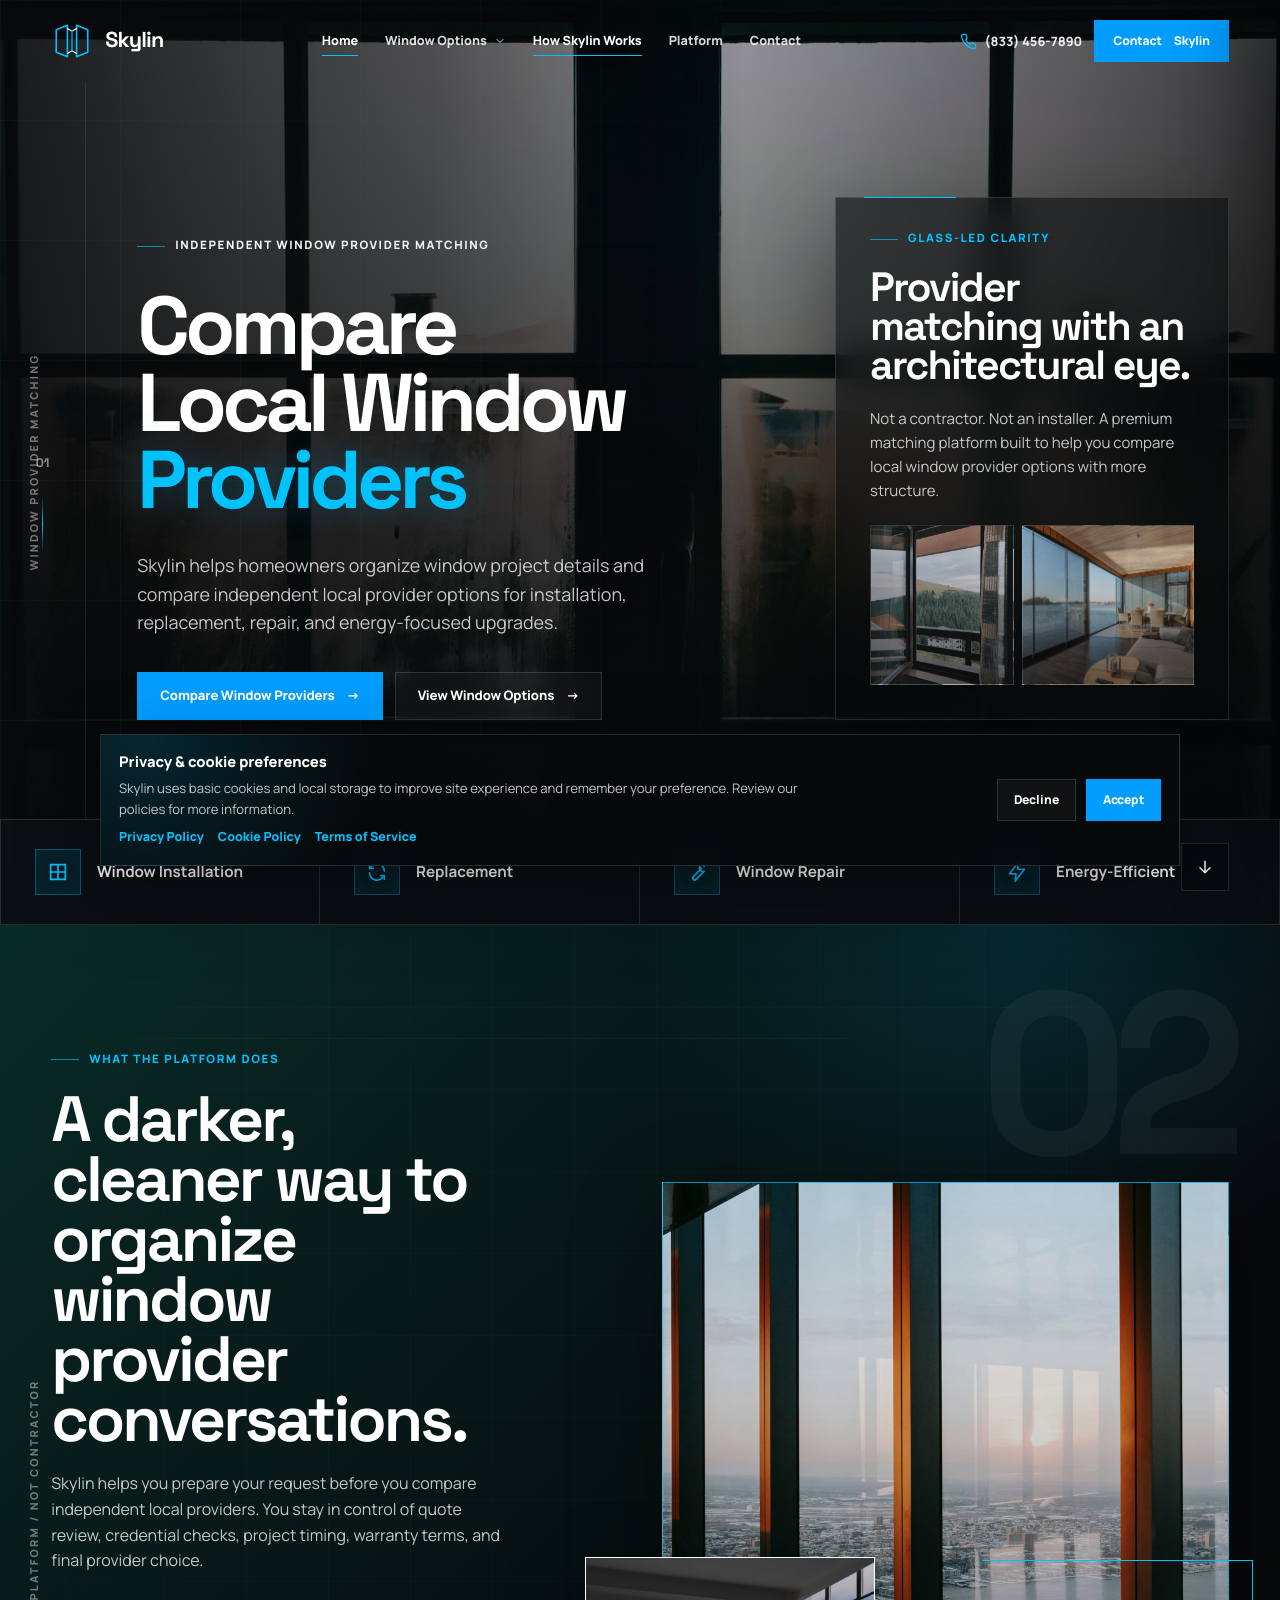
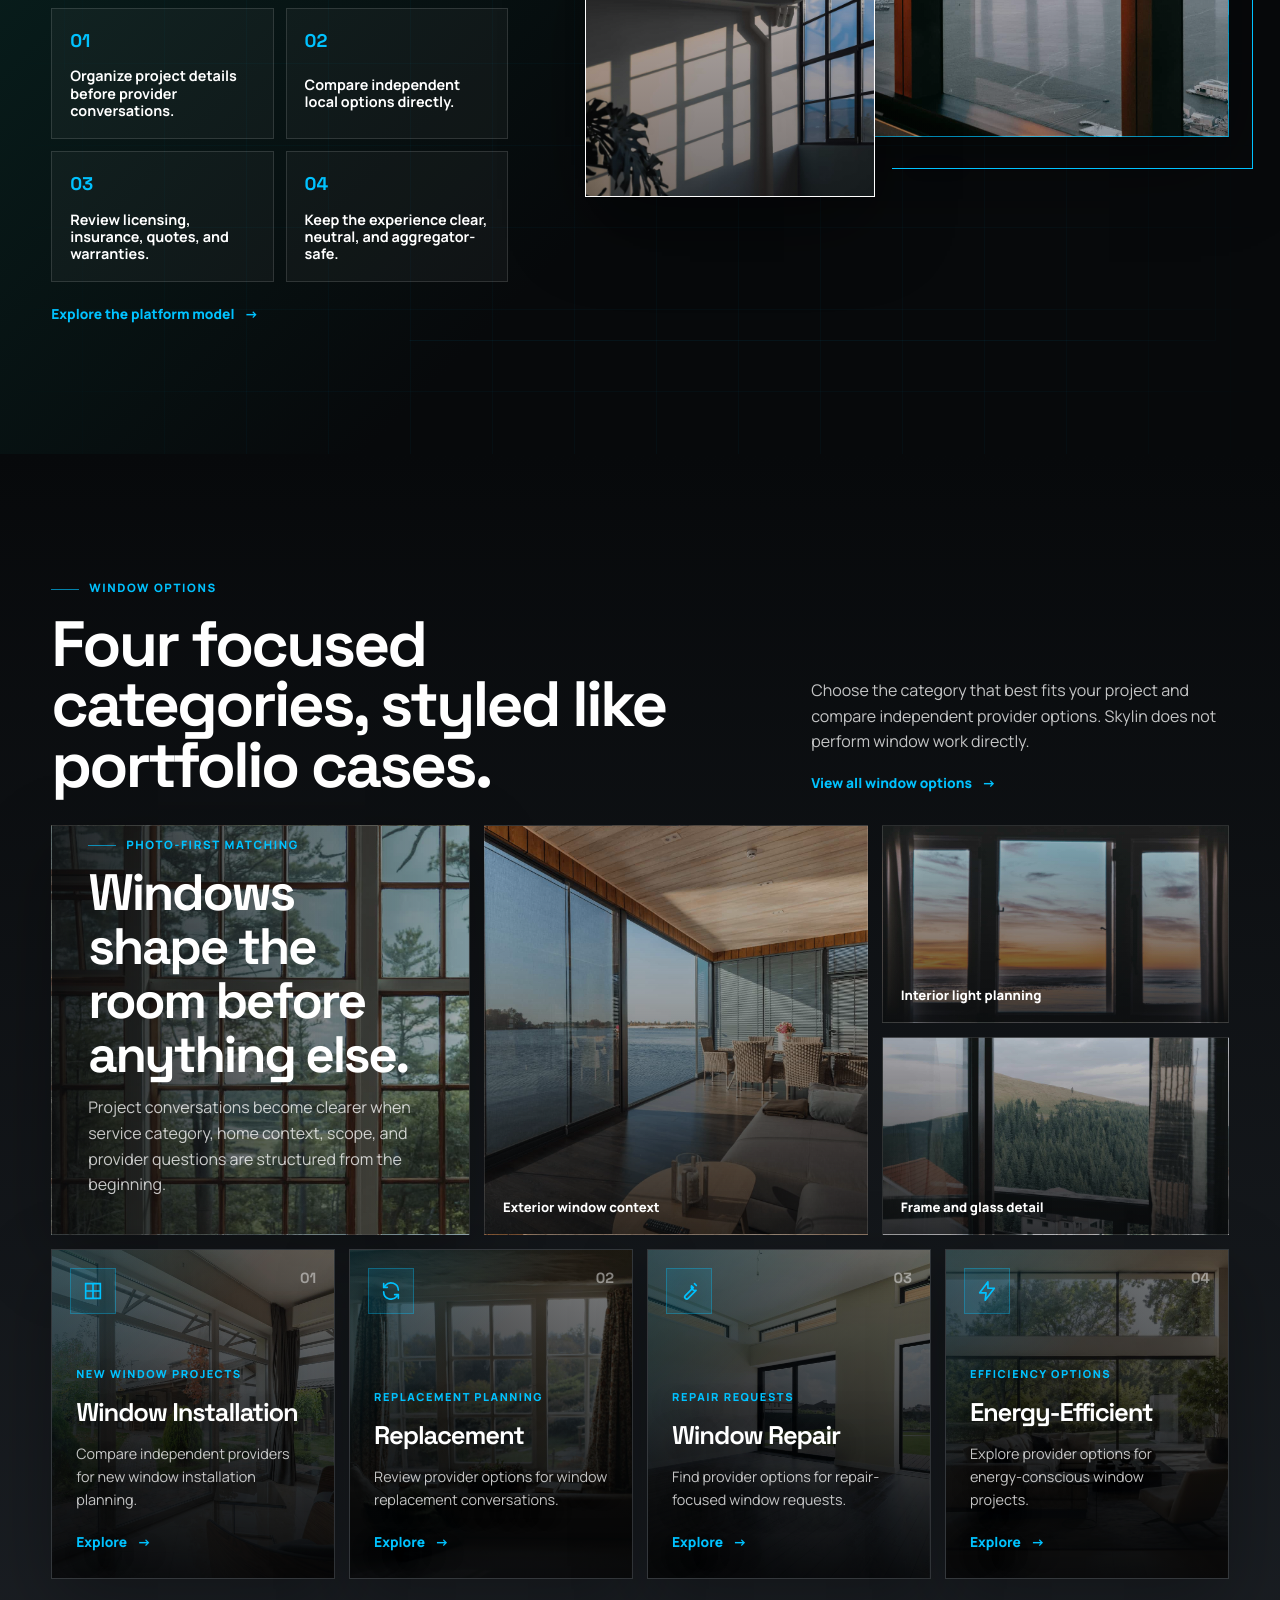
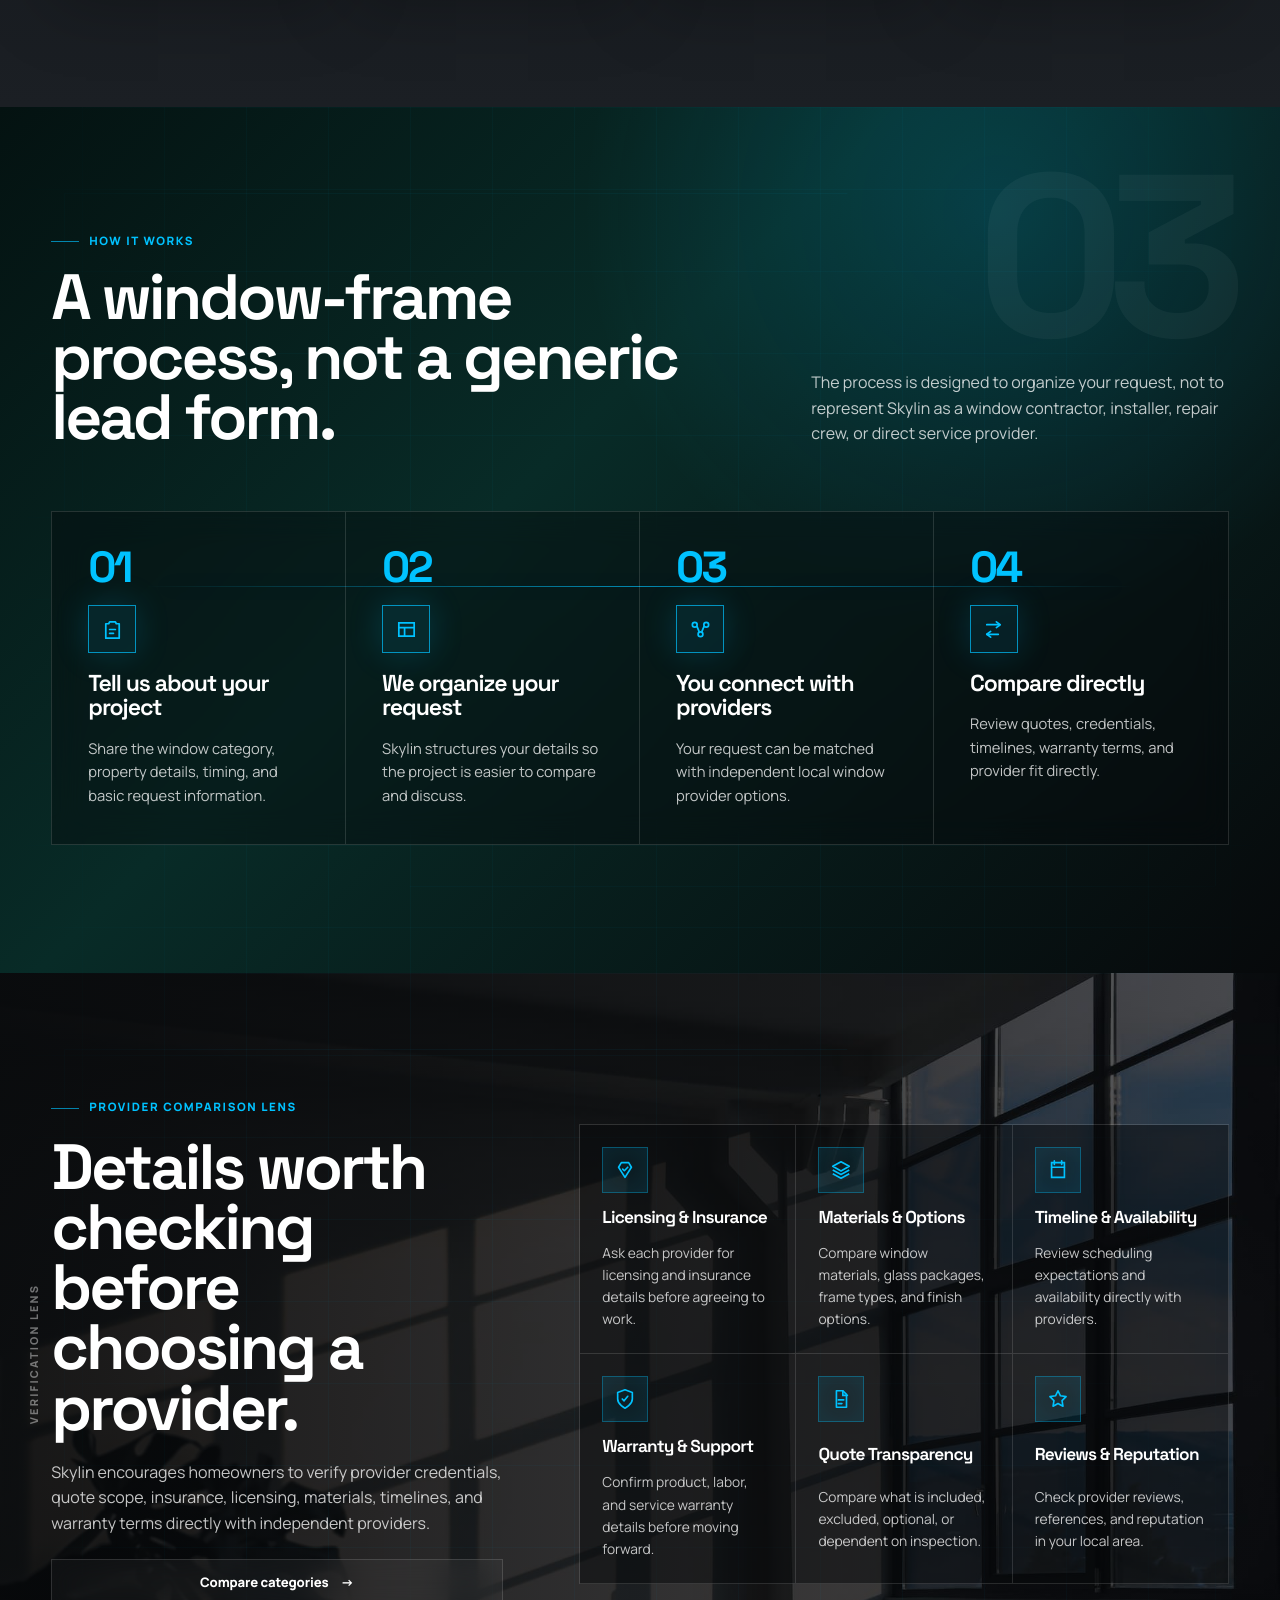
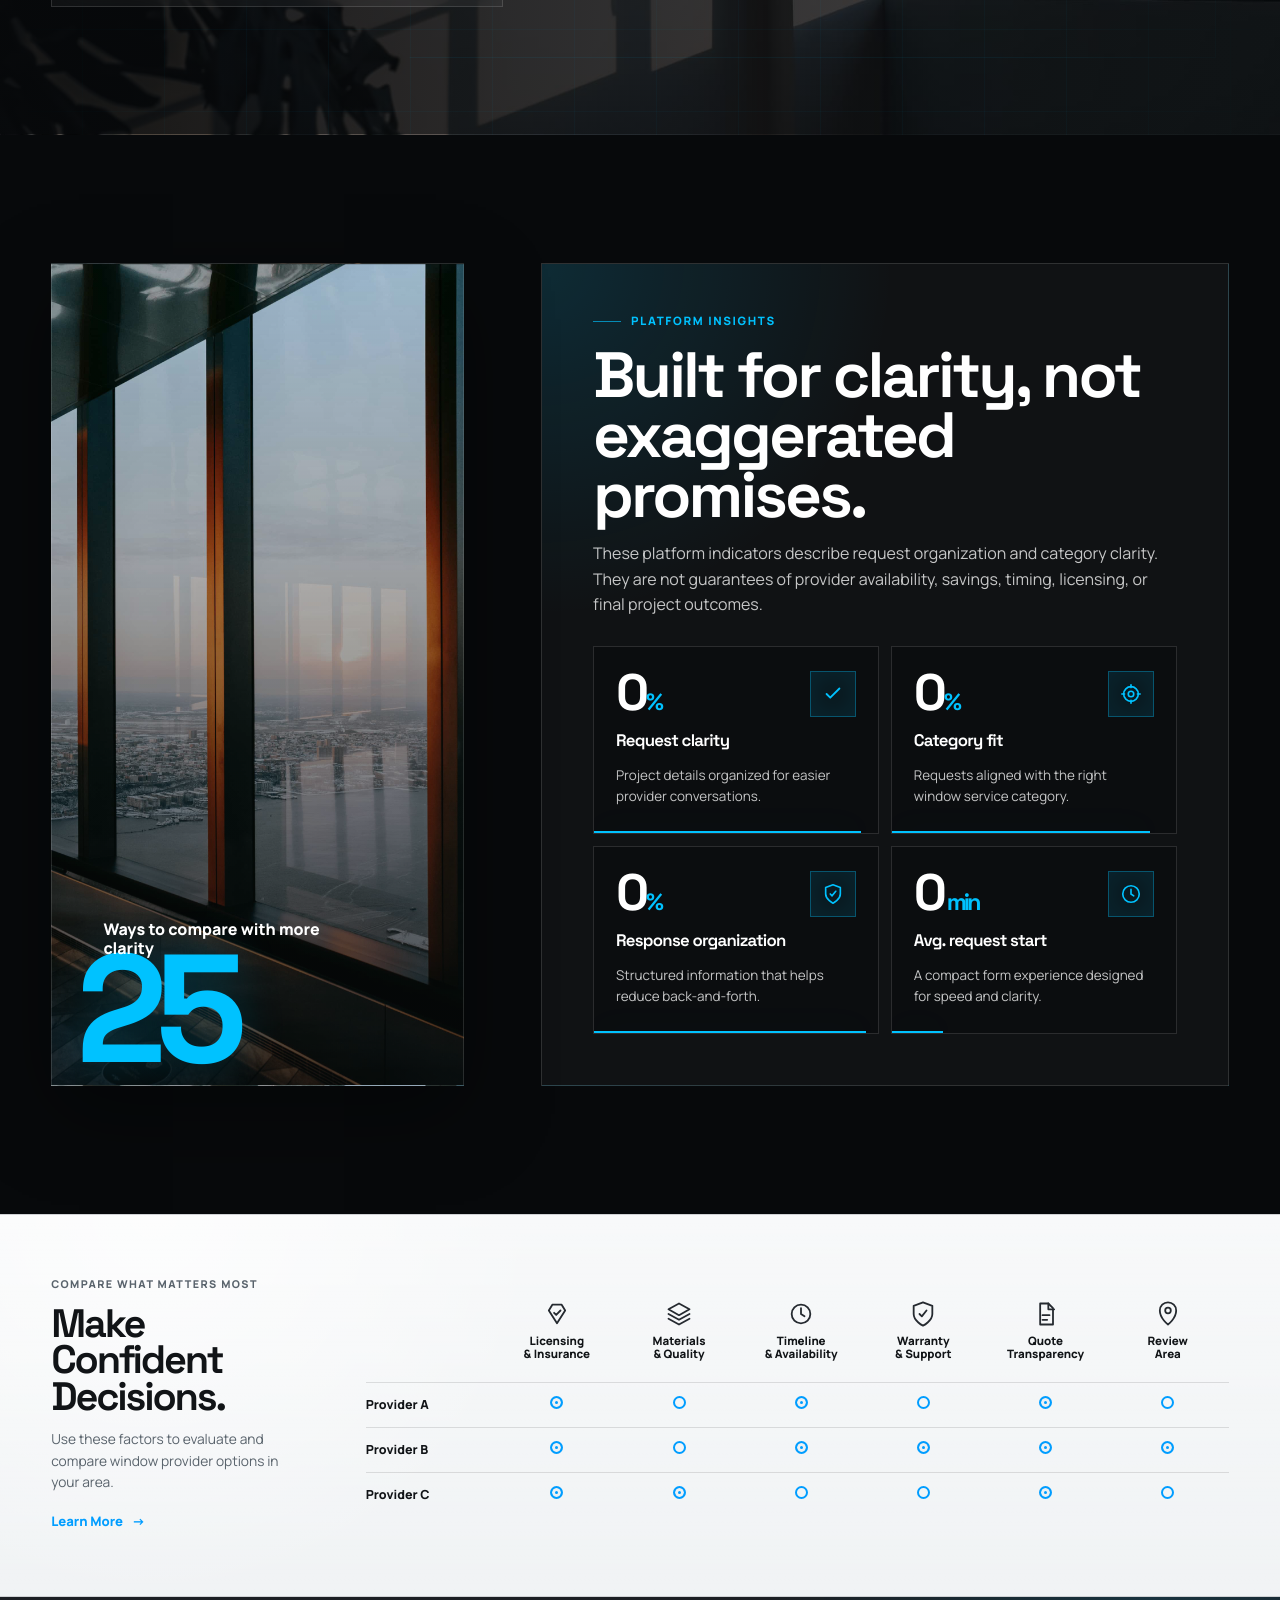
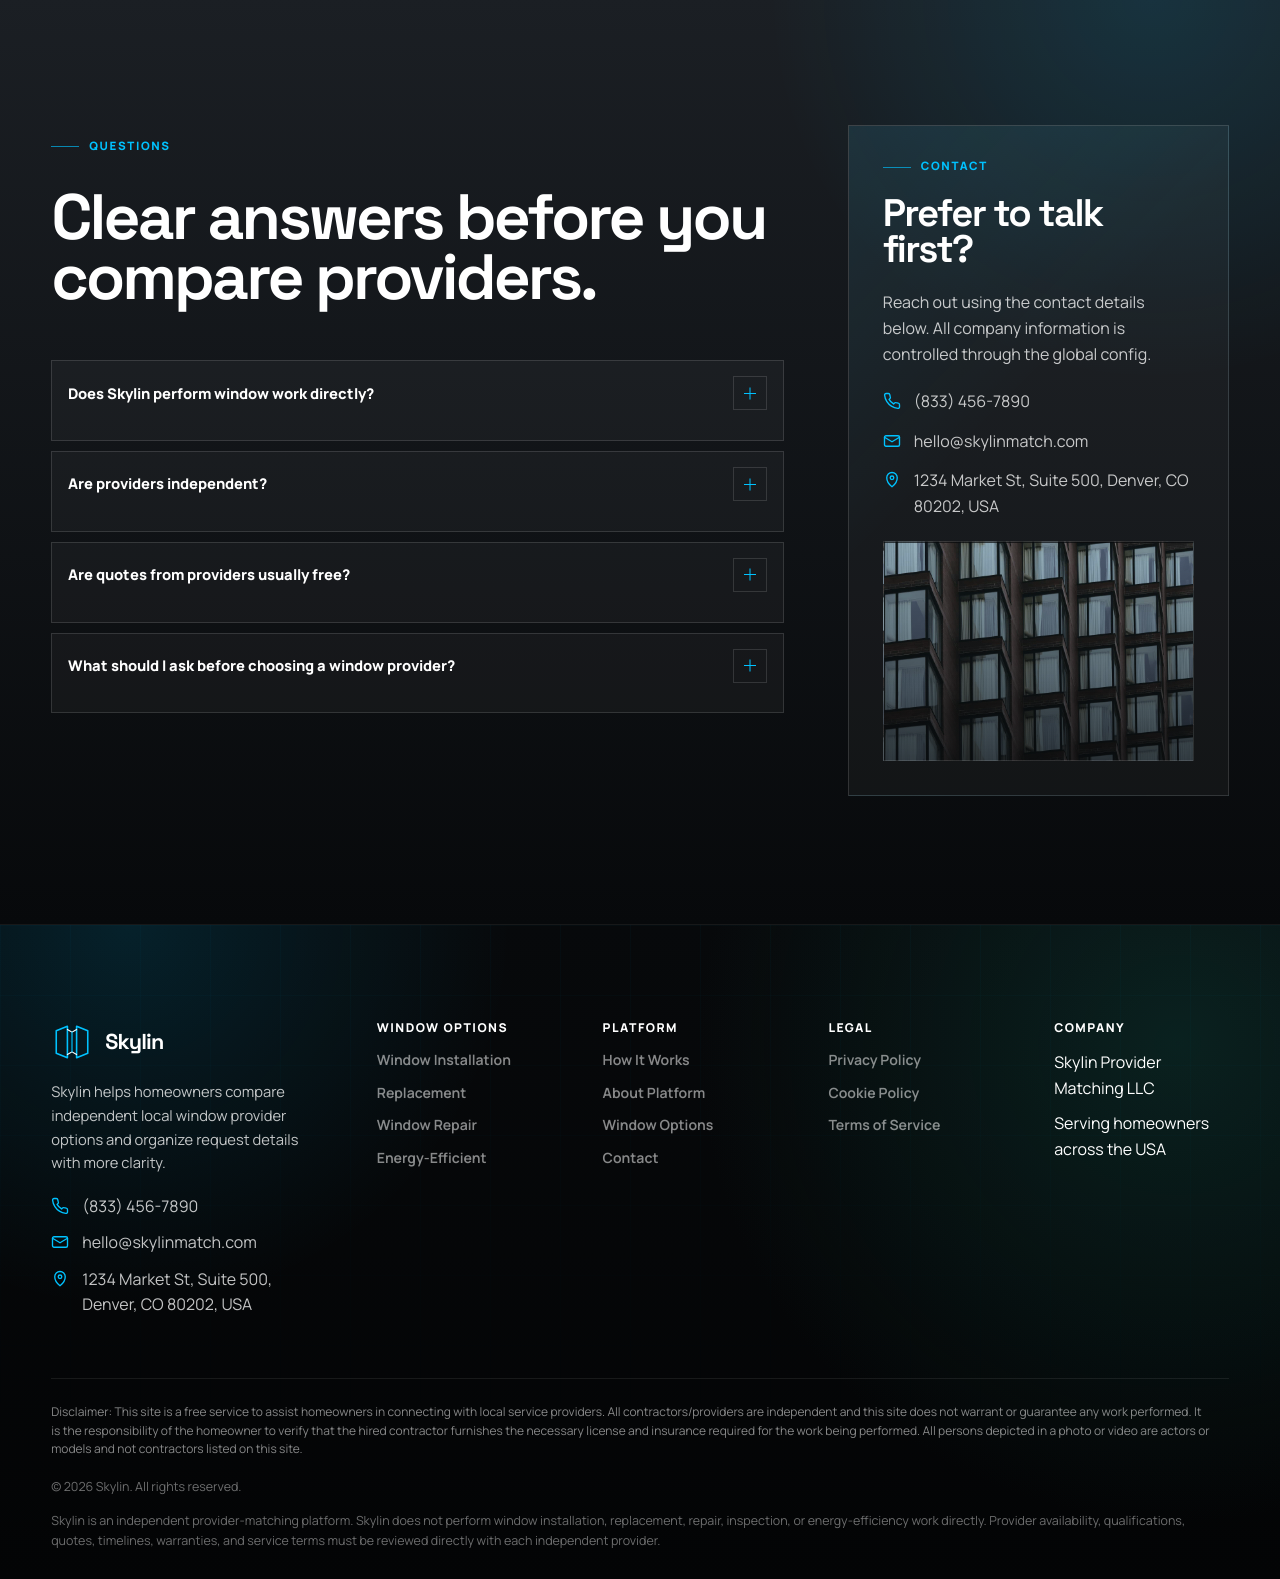
<file: index.html>
<!DOCTYPE html>
<html lang="en">

<head>
    <meta charset="UTF-8">

    <meta name="viewport" content="width=device-width, initial-scale=1.0">

    <title>Skylin | Compare Local Window Provider Options</title>
    <meta name="description"
        content="Skylin helps homeowners compare independent local window provider options for installation, replacement, repair, and energy-efficient window projects.">

<link rel="icon" href="./assets/icons/favicon.ico" sizes="any">
<link rel="icon" type="image/svg+xml" href="./assets/icons/favicon.svg?v=5">
<link rel="apple-touch-icon" sizes="180x180" href="./assets/icons/apple-touch-icon.png">

    <link rel="stylesheet" href="./css/style.css">
</head>

<body class="home-page">
    <a class="skip-link" href="#main">Skip to content</a>

    <div data-site-header></div>

    <main id="main">
        <section class="home-hero" aria-labelledby="homeHeroTitle">
            <div class="home-hero-inner">
                <div class="hero-side-rail" aria-hidden="true">
                    <div class="hero-side-rail-inner">
                        <span class="hero-side-number">01</span>
                        <span class="hero-side-line"></span>
                        <span class="vertical-label">Window Provider Matching</span>
                    </div>
                </div>

                <div class="hero-main">
                    <div class="hero-copy">
                        <span class="eyebrow">Independent window provider matching</span>

                        <h1 id="homeHeroTitle">
                            Compare Local Window <span>Providers</span>
                        </h1>

                        <p>
                            <span data-company-name>Skylin</span> helps homeowners organize window project details and
                            compare independent local provider options for installation, replacement, repair, and
                            energy-focused upgrades.
                        </p>

                        <div class="hero-actions" aria-label="Primary actions">
                            <a class="btn" href="contact.html">
                                Compare Window Providers
                                <span class="arrow" aria-hidden="true">→</span>
                            </a>

                            <a class="btn btn-secondary" href="services.html">
                                View Window Options
                                <span class="arrow" aria-hidden="true">→</span>
                            </a>
                        </div>
                    </div>

                    <aside class="hero-visual-note" aria-label="Platform note">
                        <span class="section-kicker">Glass-led clarity</span>

                        <h2>Provider matching with an architectural eye.</h2>

                        <p>
                            Not a contractor. Not an installer. A premium matching platform built to help you compare
                            local window provider options with more structure.
                        </p>

                        <div class="hero-mini-map" aria-hidden="true">
                            <div class="hero-mini-photo"></div>
                            <div class="hero-mini-photo"></div>
                        </div>
                    </aside>
                </div>
            </div>

            <a class="hero-scroll" href="#window-options" aria-label="Scroll to window options">
                <svg viewBox="0 0 24 24" aria-hidden="true">
                    <path d="M12 5v14M6 13l6 6 6-6" fill="none" stroke="currentColor" stroke-width="1.8"
                        stroke-linecap="round" stroke-linejoin="round" />
                </svg>
            </a>

            <div class="hero-service-strip" aria-label="Window service categories">
                <div class="hero-service-strip-inner" data-hero-services></div>
            </div>
        </section>

        <section class="section home-intro" aria-labelledby="homeIntroTitle">
            <span class="section-number" aria-hidden="true">02</span>
            <span class="vertical-label" aria-hidden="true">Platform / Not Contractor</span>
            <div class="arch-lines" aria-hidden="true"></div>

            <div class="container-wide home-intro-layout">
                <div class="home-intro-copy">
                    <span class="section-kicker">What the platform does</span>

                    <h2 id="homeIntroTitle">
                        A darker, cleaner way to organize window provider conversations.
                    </h2>

                    <p>
                        <span data-company-name>Skylin</span> helps you prepare your request before you compare
                        independent local providers. You stay in control of quote review, credential checks, project
                        timing, warranty terms, and final provider choice.
                    </p>

                    <div class="home-intro-points">
                        <article class="home-intro-point">
                            <span>01</span>
                            <strong>Organize project details before provider conversations.</strong>
                        </article>

                        <article class="home-intro-point">
                            <span>02</span>
                            <strong>Compare independent local options directly.</strong>
                        </article>

                        <article class="home-intro-point">
                            <span>03</span>
                            <strong>Review licensing, insurance, quotes, and warranties.</strong>
                        </article>

                        <article class="home-intro-point">
                            <span>04</span>
                            <strong>Keep the experience clear, neutral, and aggregator-safe.</strong>
                        </article>
                    </div>

                    <a class="text-link" href="about.html">Explore the platform model</a>
                </div>

                <div class="home-intro-visual" aria-label="Luxury window interior collage">
                    <div class="home-intro-large"></div>
                    <div class="home-intro-small"></div>
                    <div class="home-intro-frame"></div>
                </div>
            </div>
        </section>

        <section class="section home-options" id="window-options" aria-labelledby="homeOptionsTitle">
            <div class="container-wide">
                <div class="section-header">
                    <div class="section-title-stack">
                        <span class="section-kicker">Window options</span>

                        <h2 id="homeOptionsTitle">
                            Four focused categories, styled like portfolio cases.
                        </h2>
                    </div>

                    <div class="section-copy">
                        <p>
                            Choose the category that best fits your project and compare independent provider options.
                            <span data-company-name>Skylin</span> does not perform window work directly.
                        </p>

                        <a class="text-link" href="services.html">View all window options</a>
                    </div>
                </div>

                <div class="options-top-row">
                    <article class="options-feature-card">
                        <div class="options-feature-card-content">
                            <span class="section-kicker">Photo-first matching</span>
                            <h3>Windows shape the room before anything else.</h3>
                            <p>
                                Project conversations become clearer when service category, home context, scope, and
                                provider questions are structured from the beginning.
                            </p>
                        </div>
                    </article>

                    <div class="options-mosaic" aria-label="Window design photo mosaic">
                        <div class="options-mosaic-cell">
                            <span>Exterior window context</span>
                        </div>

                        <div class="options-mosaic-cell">
                            <span>Interior light planning</span>
                        </div>

                        <div class="options-mosaic-cell">
                            <span>Frame and glass detail</span>
                        </div>
                    </div>
                </div>

                <div class="service-card-grid" data-service-cards="home"></div>
            </div>
        </section>

        <section class="section home-process" id="how-it-works" aria-labelledby="homeProcessTitle">
            <div class="blueprint-layer" aria-hidden="true"></div>
            <span class="section-number" aria-hidden="true">03</span>

            <div class="container-wide">
                <div class="section-header">
                    <div class="section-title-stack">
                        <span class="section-kicker">How it works</span>

                        <h2 id="homeProcessTitle">
                            A window-frame process, not a generic lead form.
                        </h2>
                    </div>

                    <div class="section-copy">
                        <p>
                            The process is designed to organize your request, not to represent <span
                                data-company-name>Skylin</span> as a window contractor, installer, repair crew, or
                            direct service provider.
                        </p>
                    </div>
                </div>

                <div class="process-rail" data-home-process></div>
            </div>
        </section>

        <section class="section home-blueprint" aria-labelledby="homeBlueprintTitle">
            <div class="blueprint-layer" aria-hidden="true"></div>
            <span class="vertical-label" aria-hidden="true">Verification Lens</span>

            <div class="container-wide blueprint-feature-layout">
                <div class="blueprint-copy">
                    <span class="section-kicker">Provider comparison lens</span>

                    <h2 id="homeBlueprintTitle">
                        Details worth checking before choosing a provider.
                    </h2>

                    <p>
                        <span data-company-name>Skylin</span> encourages homeowners to verify provider credentials,
                        quote scope, insurance, licensing, materials, timelines, and warranty terms directly with
                        independent providers.
                    </p>

                    <a class="btn btn-secondary" href="services.html">
                        Compare categories
                        <span class="arrow" aria-hidden="true">→</span>
                    </a>
                </div>

                <div class="blueprint-icon-grid" data-blueprint-icons></div>
            </div>
        </section>

        <section class="section home-stats" aria-labelledby="homeStatsTitle">
            <div class="container-wide stats-layout">
                <div class="stats-photo-strip" aria-hidden="true"></div>

                <div class="stats-panel">
                    <div class="stats-panel-header">
                        <span class="section-kicker">Platform insights</span>

                        <h2 id="homeStatsTitle">
                            Built for clarity, not exaggerated promises.
                        </h2>

                        <p>
                            These platform indicators describe request organization and category clarity. They are not
                            guarantees of provider availability, savings, timing, licensing, or final project outcomes.
                        </p>
                    </div>

                    <div class="stats-grid" data-home-stats></div>
                </div>
            </div>
        </section>

    <section class="section home-comparison comparison-shot" aria-labelledby="homeComparisonTitle">
        <div class="container-wide comparison-shot-layout">
            <div class="comparison-shot-copy">
                <span class="comparison-shot-kicker">Compare what matters most</span>
    
                <h2 id="homeComparisonTitle">
                    Make Confident<br>
                    Decisions.
                </h2>
    
                <p>
                    Use these factors to evaluate and compare window provider options in your area.
                </p>
    
                <a class="comparison-shot-link" href="services.html">
                    Learn More
                    <span aria-hidden="true">→</span>
                </a>
            </div>
    
            <div class="comparison-shot-table-wrap" aria-label="Provider comparison table">
                <table class="comparison-shot-table">
                    <thead>
                        <tr>
                            <th aria-label="Provider"></th>
    
                            <th>
                                <span class="comparison-shot-icon" aria-hidden="true">
                                    <svg viewBox="0 0 24 24">
                                        <path d="M8 4h8l3 5-7 11L5 9l3-5Z"></path>
                                        <path d="m9.5 11 1.8 1.8L15 9"></path>
                                    </svg>
                                </span>
                                <span>Licensing<br>&amp; Insurance</span>
                            </th>
    
                            <th>
                                <span class="comparison-shot-icon" aria-hidden="true">
                                    <svg viewBox="0 0 24 24">
                                        <path d="m12 3 9 5-9 5-9-5 9-5Z"></path>
                                        <path d="m3 12 9 5 9-5"></path>
                                        <path d="m3 16 9 5 9-5"></path>
                                    </svg>
                                </span>
                                <span>Materials<br>&amp; Quality</span>
                            </th>
    
                            <th>
                                <span class="comparison-shot-icon" aria-hidden="true">
                                    <svg viewBox="0 0 24 24">
                                        <circle cx="12" cy="12" r="8"></circle>
                                        <path d="M12 7v5l3 2"></path>
                                    </svg>
                                </span>
                                <span>Timeline<br>&amp; Availability</span>
                            </th>
    
                            <th>
                                <span class="comparison-shot-icon" aria-hidden="true">
                                    <svg viewBox="0 0 24 24">
                                        <path d="M12 22s8-4 8-10V5l-8-3-8 3v7c0 6 8 10 8 10Z"></path>
                                        <path d="m9 12 2 2 4-5"></path>
                                    </svg>
                                </span>
                                <span>Warranty<br>&amp; Support</span>
                            </th>
    
                            <th>
                                <span class="comparison-shot-icon" aria-hidden="true">
                                    <svg viewBox="0 0 24 24">
                                        <path d="M7 3h7l4 4v14H7V3Z"></path>
                                        <path d="M14 3v5h5"></path>
                                        <path d="M9 13h6"></path>
                                        <path d="M9 17h4"></path>
                                    </svg>
                                </span>
                                <span>Quote<br>Transparency</span>
                            </th>
    
                            <th>
                                <span class="comparison-shot-icon" aria-hidden="true">
                                    <svg viewBox="0 0 24 24">
                                        <path d="M12 21s7-5.2 7-12a7 7 0 0 0-14 0c0 6.8 7 12 7 12Z"></path>
                                        <circle cx="12" cy="9" r="2.4"></circle>
                                    </svg>
                                </span>
                                <span>Review<br>Area</span>
                            </th>
                        </tr>
                    </thead>
    
                    <tbody>
                        <tr>
                            <td>Provider A</td>
                            <td><span class="comparison-shot-dot is-filled"></span></td>
                            <td><span class="comparison-shot-dot"></span></td>
                            <td><span class="comparison-shot-dot is-filled"></span></td>
                            <td><span class="comparison-shot-dot"></span></td>
                            <td><span class="comparison-shot-dot is-filled"></span></td>
                            <td><span class="comparison-shot-dot"></span></td>
                        </tr>
    
                        <tr>
                            <td>Provider B</td>
                            <td><span class="comparison-shot-dot is-filled"></span></td>
                            <td><span class="comparison-shot-dot"></span></td>
                            <td><span class="comparison-shot-dot is-filled"></span></td>
                            <td><span class="comparison-shot-dot is-filled"></span></td>
                            <td><span class="comparison-shot-dot is-filled"></span></td>
                            <td><span class="comparison-shot-dot is-filled"></span></td>
                        </tr>
    
                        <tr>
                            <td>Provider C</td>
                            <td><span class="comparison-shot-dot is-filled"></span></td>
                            <td><span class="comparison-shot-dot is-filled"></span></td>
                            <td><span class="comparison-shot-dot"></span></td>
                            <td><span class="comparison-shot-dot"></span></td>
                            <td><span class="comparison-shot-dot is-filled"></span></td>
                            <td><span class="comparison-shot-dot"></span></td>
                        </tr>
                    </tbody>
                </table>
            </div>
        </div>
    </section>

        <section class="section home-faq" aria-labelledby="homeFaqTitle">
            <div class="container-wide home-faq-layout">
                <div class="home-faq-panel">
                    <div class="section-title-stack">
                        <span class="section-kicker">Questions</span>

                        <h2 id="homeFaqTitle">
                            Clear answers before you compare providers.
                        </h2>
                    </div>

                    <div class="faq-list" data-faq-list="home"></div>
                    <div data-faq-schema="home"></div>
                </div>

                <aside class="home-contact-panel" aria-label="Skylin contact information">
                    <span class="section-kicker">Contact</span>

                    <h2>Prefer to talk first?</h2>

                    <p>
                        Reach out using the contact details below. All company information is controlled through the
                        global config.
                    </p>

                    <div class="home-contact-lines">
                        <div class="contact-line">
                            <svg viewBox="0 0 24 24" aria-hidden="true">
                                <path
                                    d="M22 16.92v3a2 2 0 0 1-2.18 2 19.8 19.8 0 0 1-8.63-3.07 19.45 19.45 0 0 1-6-6A19.8 19.8 0 0 1 2.12 4.18 2 2 0 0 1 4.11 2h3a2 2 0 0 1 2 1.72c.13.96.35 1.9.66 2.79a2 2 0 0 1-.45 2.11L8.05 9.89a16 16 0 0 0 6.06 6.06l1.27-1.27a2 2 0 0 1 2.11-.45c.89.31 1.83.53 2.79.66A2 2 0 0 1 22 16.92Z"
                                    fill="none" stroke="currentColor" stroke-width="1.8" stroke-linecap="round"
                                    stroke-linejoin="round" />
                            </svg>
                            <a href="tel:+18334567890" data-phone-link data-phone-text>(833) 456-7890</a>
                        </div>

                        <div class="contact-line">
                            <svg viewBox="0 0 24 24" aria-hidden="true">
                                <path d="M4 5h16a2 2 0 0 1 2 2v10a2 2 0 0 1-2 2H4a2 2 0 0 1-2-2V7a2 2 0 0 1 2-2Z"
                                    fill="none" stroke="currentColor" stroke-width="1.8" stroke-linejoin="round" />
                                <path d="m22 7-10 6L2 7" fill="none" stroke="currentColor" stroke-width="1.8"
                                    stroke-linecap="round" stroke-linejoin="round" />
                            </svg>
                            <a href="mailto:hello@skylinmatch.com" data-email-link
                                data-email-text>hello@skylinmatch.com</a>
                        </div>

                        <div class="contact-line">
                            <svg viewBox="0 0 24 24" aria-hidden="true">
                                <path d="M12 21s7-5.2 7-12a7 7 0 0 0-14 0c0 6.8 7 12 7 12Z" fill="none"
                                    stroke="currentColor" stroke-width="1.8" stroke-linejoin="round" />
                                <circle cx="12" cy="9" r="2.4" fill="none" stroke="currentColor" stroke-width="1.8" />
                            </svg>
                            <span data-address-text>1234 Market St, Suite 500, Denver, CO 80202, USA</span>
                        </div>
                    </div>

                    <div class="home-map-card" aria-label="Stylized USA service area map"></div>
                </aside>
            </div>
        </section>
    </main>

    <div data-site-footer></div>
    <div data-policy-banner></div>

    <script src="./js/config.js"></script>
    <script src="./js/home.js"></script>
    <script src="./js/main.js"></script>
</body>

</html>
</file>
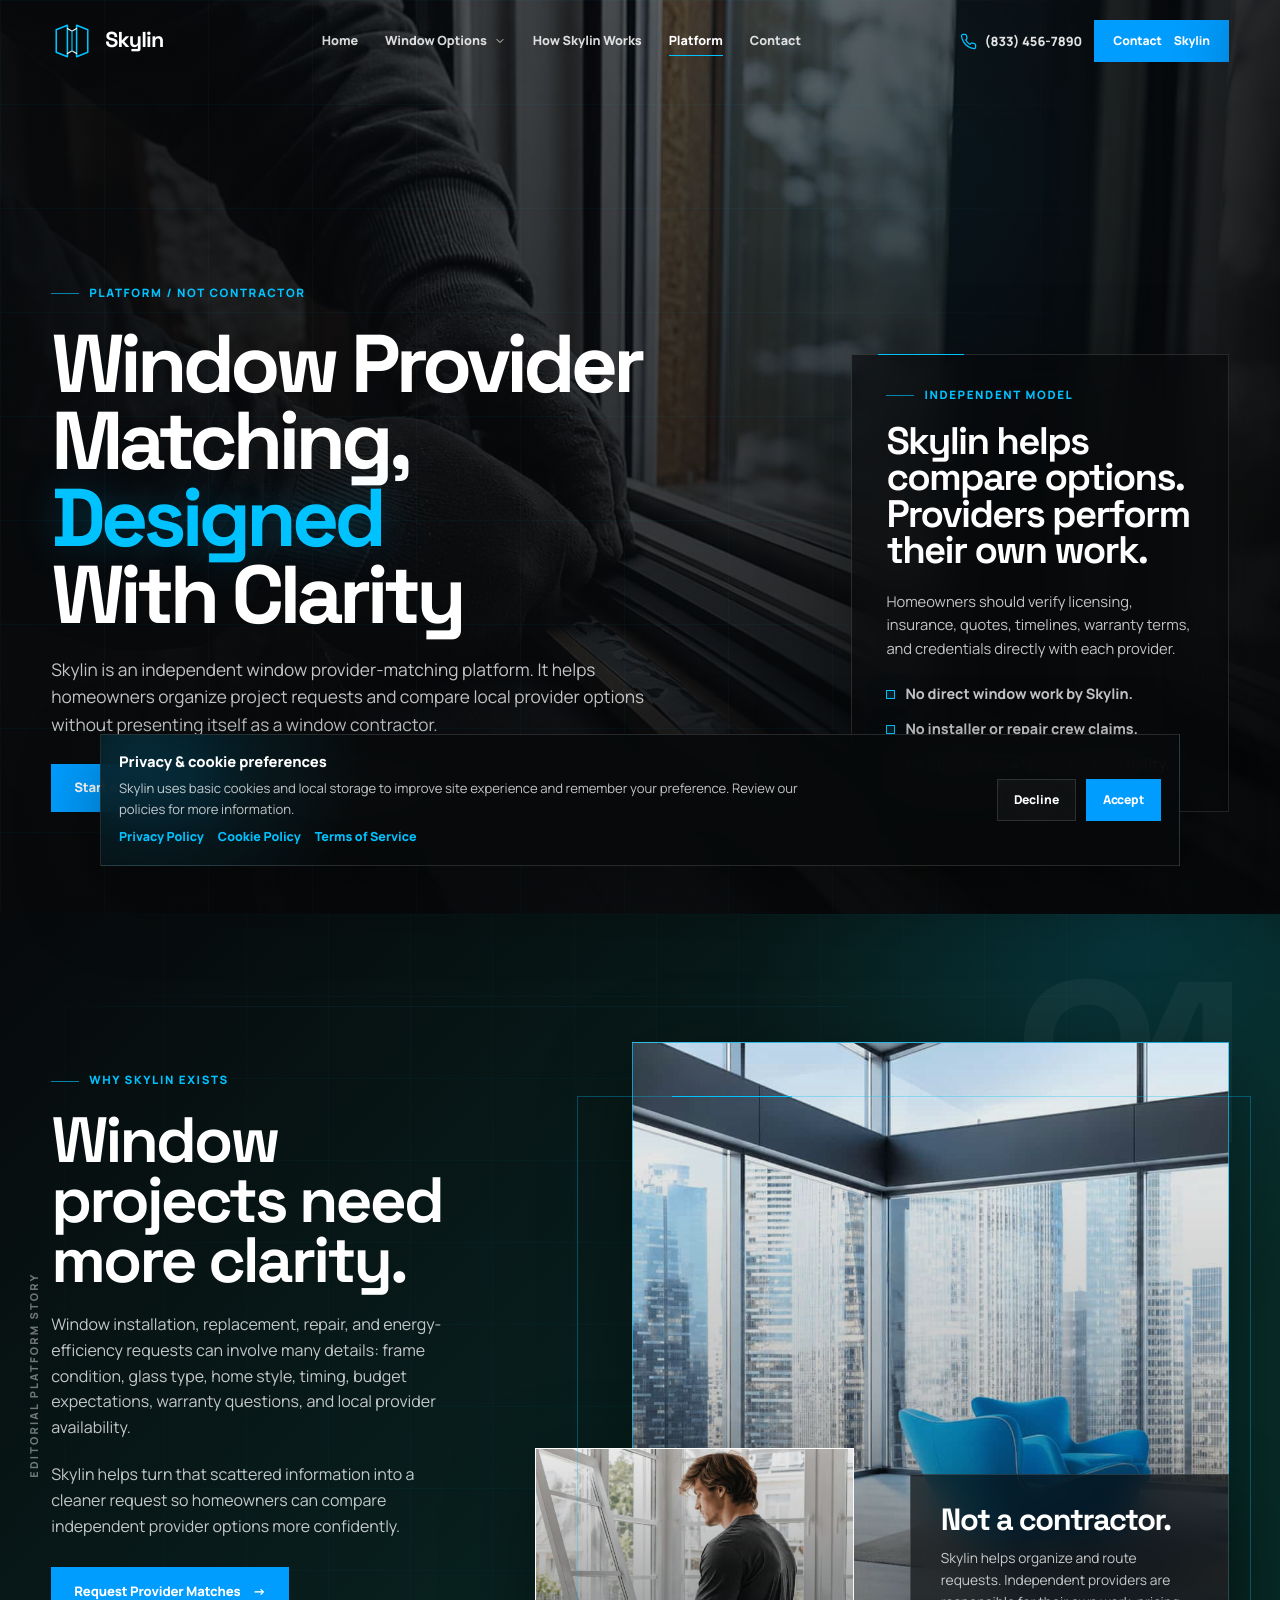
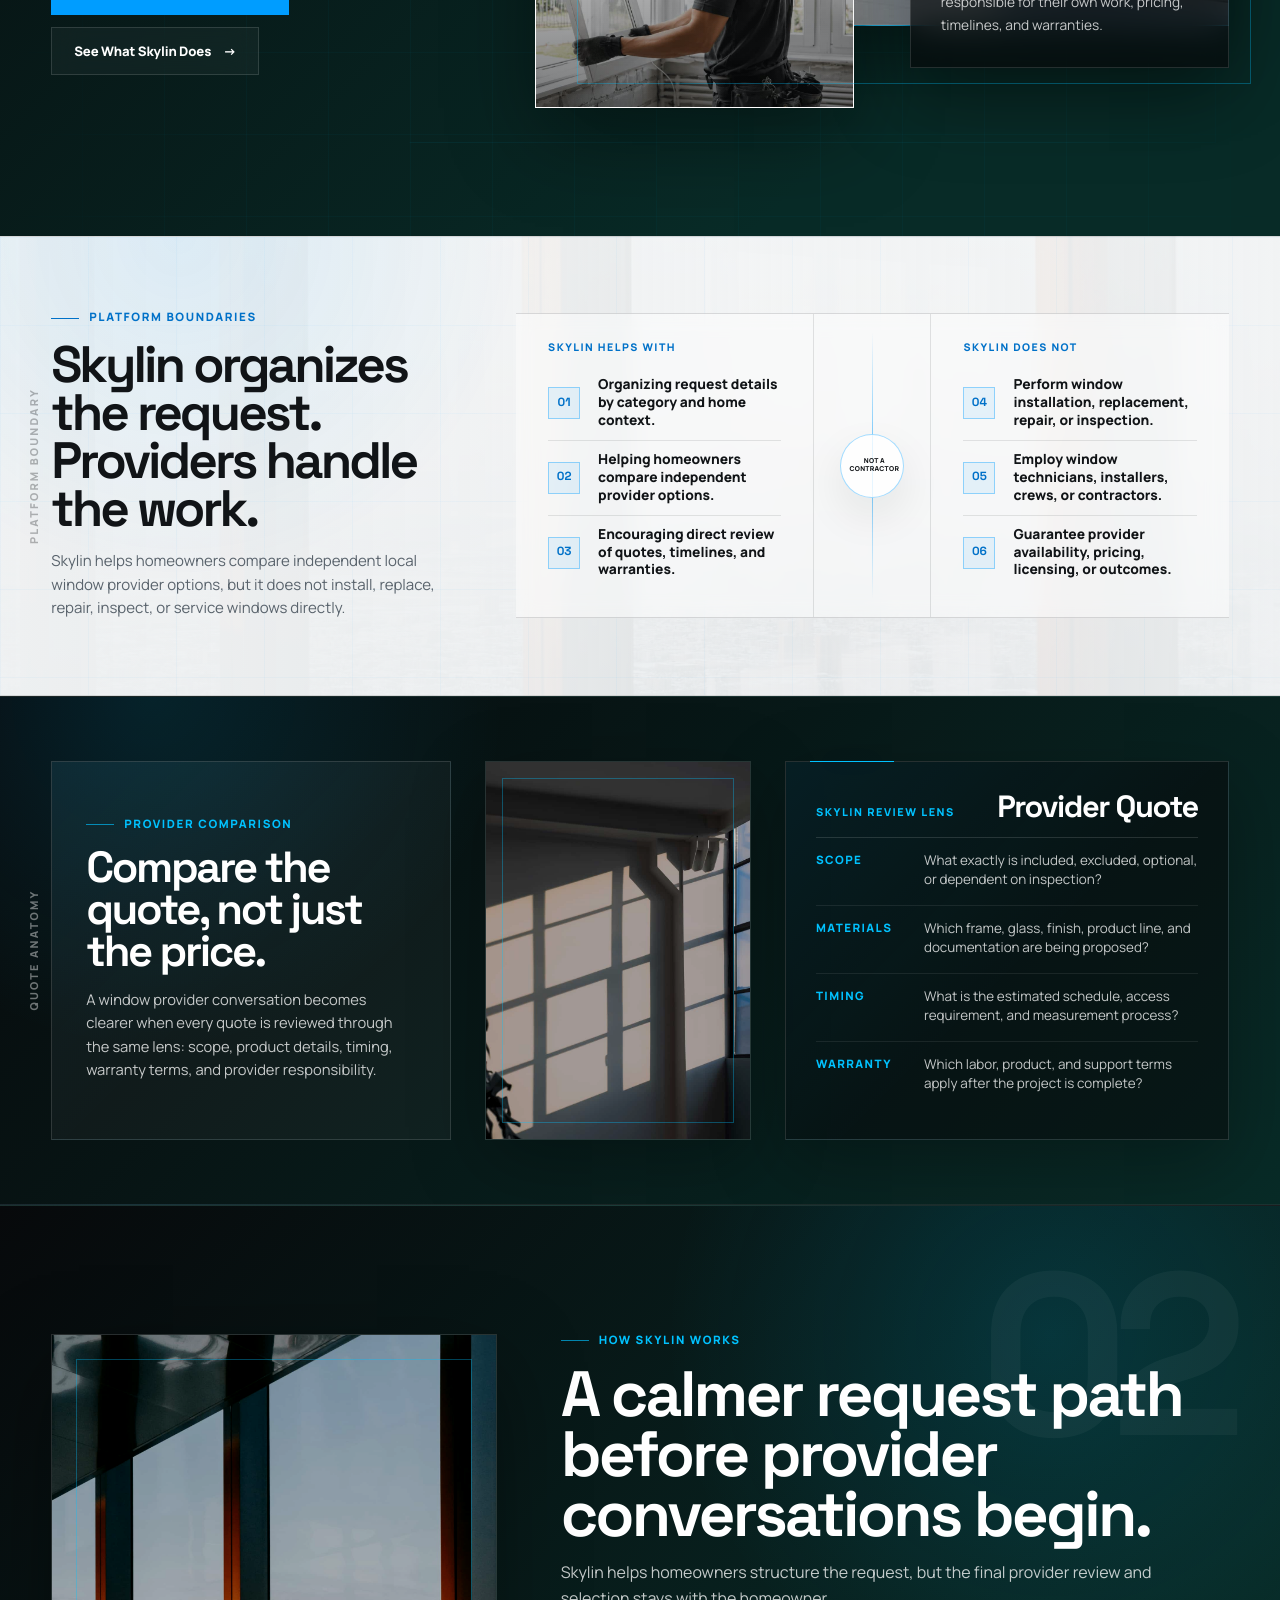
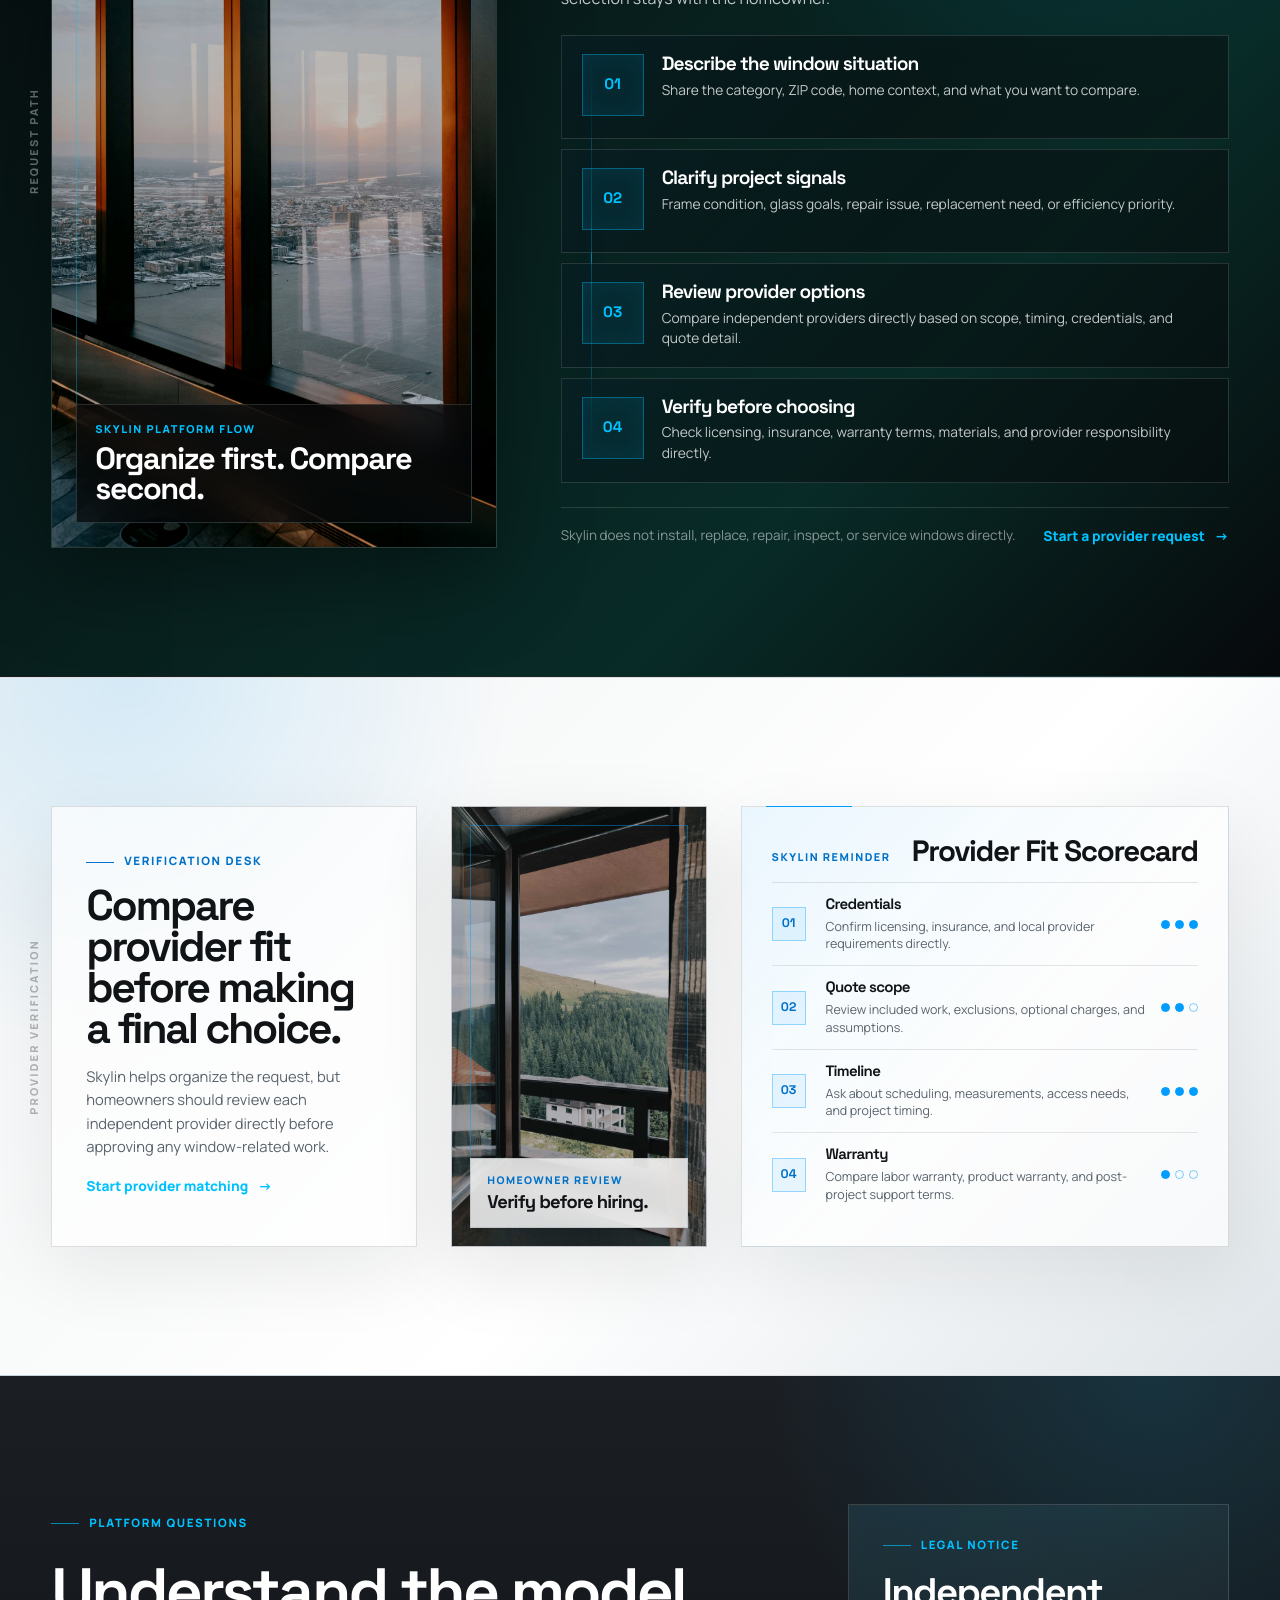
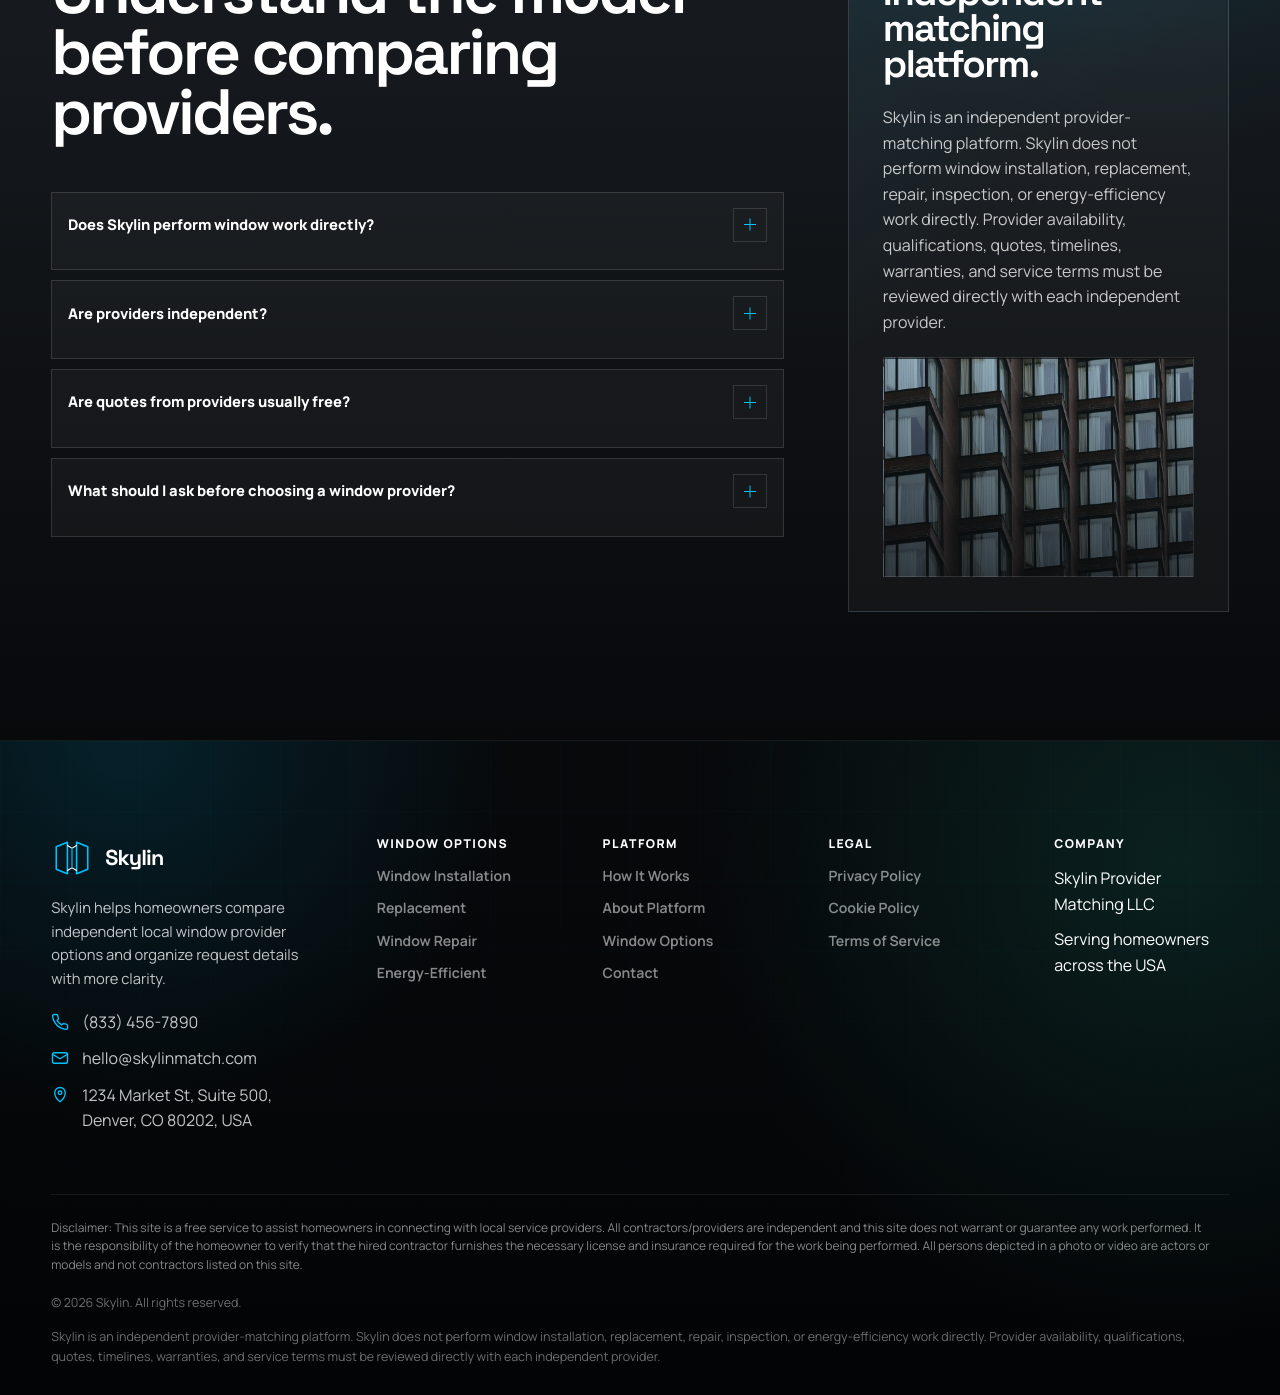
<file: about.html>
<!DOCTYPE html>
<html lang="en">

<head>
    <meta charset="UTF-8">

    <meta name="viewport" content="width=device-width, initial-scale=1.0">

    <title>About Skylin | Window Provider Matching Platform</title>
    <meta name="description"
        content="Learn how Skylin helps homeowners organize window project requests and compare independent local provider options.">

<link rel="icon" href="./assets/icons/favicon.ico" sizes="any">
<link rel="icon" type="image/svg+xml" href="./assets/icons/favicon.svg?v=5">
<link rel="apple-touch-icon" sizes="180x180" href="./assets/icons/apple-touch-icon.png">

    <link rel="stylesheet" href="./css/style.css">
</head>

<body class="about-page">
    <a class="skip-link" href="#main">Skip to content</a>

    <div data-site-header></div>

    <main id="main">
        <section class="about-hero" aria-labelledby="aboutHeroTitle">
            <div class="container-wide about-hero-inner">
                <div class="about-hero-copy">
                    <span class="eyebrow">Platform / Not Contractor</span>

                    <h1 id="aboutHeroTitle">
                        Window Provider Matching, <span>Designed</span> With Clarity
                    </h1>

                    <p>
                        <span data-company-name>Skylin</span> is an independent window provider-matching platform. It
                        helps homeowners organize project requests and compare local provider options without presenting
                        itself as a window contractor.
                    </p>

                    <div class="hero-actions" aria-label="About page actions">
                        <a class="btn" href="contact.html">
                            Start a Request
                            <span class="arrow" aria-hidden="true">→</span>
                        </a>

                        <a class="btn btn-secondary" href="services.html">
                            View Window Options
                            <span class="arrow" aria-hidden="true">→</span>
                        </a>
                    </div>
                </div>

                <aside class="about-hero-card" aria-label="Aggregator model summary">
                    <span class="section-kicker">Independent model</span>

                    <h2>Skylin helps compare options. Providers perform their own work.</h2>

                    <p>
                        Homeowners should verify licensing, insurance, quotes, timelines, warranty terms, and
                        credentials directly with each provider.
                    </p>

                    <div class="about-hero-list">
                        <span>No direct window work by Skylin.</span>
                        <span>No installer or repair crew claims.</span>
                        <span>No guarantees of provider availability.</span>
                    </div>
                </aside>
            </div>
        </section>

        <section class="section about-collage" aria-labelledby="aboutCollageTitle">
            <span class="section-number" aria-hidden="true">01</span>
            <span class="vertical-label" aria-hidden="true">Editorial Platform Story</span>
            <div class="arch-lines" aria-hidden="true"></div>

            <div class="container-wide about-collage-layout">
                <div class="about-collage-copy">
                    <span class="section-kicker">Why Skylin exists</span>

                    <h2 id="aboutCollageTitle">
                        Window projects need more clarity.
                    </h2>

                    <p>
                        Window installation, replacement, repair, and energy-efficiency requests can involve many
                        details: frame condition, glass type, home style, timing, budget expectations, warranty
                        questions, and local provider availability.
                    </p>

                    <p>
                        <span data-company-name>Skylin</span> helps turn that scattered information into a cleaner
                        request so homeowners can compare independent provider options more confidently.
                    </p>

                    <div class="about-collage-actions">
                        <a class="btn" href="contact.html">
                            Request Provider Matches
                            <span class="arrow" aria-hidden="true">→</span>
                        </a>

                        <a class="btn btn-secondary" href="#model">
                            See What Skylin Does
                            <span class="arrow" aria-hidden="true">→</span>
                        </a>
                    </div>
                </div>

                <div class="about-collage-visual" aria-label="Premium window platform collage">
                    <div class="about-collage-main"></div>
                    <div class="about-collage-small"></div>

                    <div class="about-collage-note">
                        <strong>Not a contractor.</strong>
                        <p>
                            Skylin helps organize and route requests. Independent providers are responsible for their
                            own work, pricing, timelines, and warranties.
                        </p>
                    </div>

                    <div class="about-collage-frame"></div>
                </div>
            </div>
        </section>

<section class="section about-model-clean" id="model" aria-labelledby="aboutModelTitle">
    <span class="vertical-label" aria-hidden="true">Platform Boundary</span>

    <div class="container-wide about-model-clean-layout">
        <div class="about-model-clean-copy">
            <span class="section-kicker">Platform boundaries</span>

            <h2 id="aboutModelTitle">
                Skylin organizes the request. Providers handle the work.
            </h2>

            <p>
                <span data-company-name>Skylin</span> helps homeowners compare independent local window provider
                options, but it does not install, replace, repair, inspect, or service windows directly.
            </p>
        </div>

        <div class="about-model-clean-board" aria-label="Skylin platform boundary comparison">
            <div class="about-model-clean-group">
                <span class="about-model-clean-label">Skylin helps with</span>

                <ul>
                    <li>
                        <span>01</span>
                        <strong>Organizing request details by category and home context.</strong>
                    </li>

                    <li>
                        <span>02</span>
                        <strong>Helping homeowners compare independent provider options.</strong>
                    </li>

                    <li>
                        <span>03</span>
                        <strong>Encouraging direct review of quotes, timelines, and warranties.</strong>
                    </li>
                </ul>
            </div>

            <div class="about-model-clean-divider" aria-hidden="true">
                <span>Not a contractor</span>
            </div>

            <div class="about-model-clean-group">
                <span class="about-model-clean-label">Skylin does not</span>

                <ul>
                    <li>
                        <span>04</span>
                        <strong>Perform window installation, replacement, repair, or inspection.</strong>
                    </li>

                    <li>
                        <span>05</span>
                        <strong>Employ window technicians, installers, crews, or contractors.</strong>
                    </li>

                    <li>
                        <span>06</span>
                        <strong>Guarantee provider availability, pricing, licensing, or outcomes.</strong>
                    </li>
                </ul>
            </div>
        </div>
    </div>
</section>

<section class="section about-quote-anatomy" aria-labelledby="aboutQuoteTitle">
    <span class="vertical-label" aria-hidden="true">Quote Anatomy</span>

    <div class="container-wide about-quote-layout">
        <div class="about-quote-copy">
            <span class="section-kicker">Provider comparison</span>

            <h2 id="aboutQuoteTitle">
                Compare the quote, not just the price.
            </h2>

            <p>
                A window provider conversation becomes clearer when every quote is reviewed through the same lens:
                scope, product details, timing, warranty terms, and provider responsibility.
            </p>
        </div>

        <figure class="about-quote-photo">
            <img src="./assets/images/window-frame-detail.jpg" alt="Close-up of modern window frame detail"
                loading="lazy">
        </figure>

        <div class="about-quote-sheet" aria-label="Quote anatomy example">
            <div class="about-quote-sheet-top">
                <span>Skylin review lens</span>
                <strong>Provider Quote</strong>
            </div>

            <div class="about-quote-line">
                <span>Scope</span>
                <p>What exactly is included, excluded, optional, or dependent on inspection?</p>
            </div>

            <div class="about-quote-line">
                <span>Materials</span>
                <p>Which frame, glass, finish, product line, and documentation are being proposed?</p>
            </div>

            <div class="about-quote-line">
                <span>Timing</span>
                <p>What is the estimated schedule, access requirement, and measurement process?</p>
            </div>

            <div class="about-quote-line">
                <span>Warranty</span>
                <p>Which labor, product, and support terms apply after the project is complete?</p>
            </div>
        </div>
    </div>
</section>
<section class="section about-request-path" aria-labelledby="aboutRequestPathTitle">
    <span class="section-number" aria-hidden="true">02</span>
    <span class="vertical-label" aria-hidden="true">Request Path</span>

    <div class="container-wide about-request-path-layout">
        <figure class="about-request-path-photo">
            <img src="./assets/images/interior-window-02.jpg" alt="Modern window interior with architectural light"
                loading="lazy">

            <figcaption>
                <span>Skylin platform flow</span>
                <strong>Organize first. Compare second.</strong>
            </figcaption>
        </figure>

        <div class="about-request-path-content">
            <div class="about-request-path-heading">
                <span class="section-kicker">How Skylin works</span>

                <h2 id="aboutRequestPathTitle">
                    A calmer request path before provider conversations begin.
                </h2>

                <p>
                    <span data-company-name>Skylin</span> helps homeowners structure the request, but the final provider
                    review and selection stays with the homeowner.
                </p>
            </div>

            <div class="about-request-path-map" aria-label="Skylin provider matching request path">
                <article class="about-request-step">
                    <span class="about-request-step-number">01</span>
                    <div>
                        <h3>Describe the window situation</h3>
                        <p>Share the category, ZIP code, home context, and what you want to compare.</p>
                    </div>
                </article>

                <article class="about-request-step">
                    <span class="about-request-step-number">02</span>
                    <div>
                        <h3>Clarify project signals</h3>
                        <p>Frame condition, glass goals, repair issue, replacement need, or efficiency priority.</p>
                    </div>
                </article>

                <article class="about-request-step">
                    <span class="about-request-step-number">03</span>
                    <div>
                        <h3>Review provider options</h3>
                        <p>Compare independent providers directly based on scope, timing, credentials, and quote detail.
                        </p>
                    </div>
                </article>

                <article class="about-request-step">
                    <span class="about-request-step-number">04</span>
                    <div>
                        <h3>Verify before choosing</h3>
                        <p>Check licensing, insurance, warranty terms, materials, and provider responsibility directly.
                        </p>
                    </div>
                </article>
            </div>

            <div class="about-request-path-footer">
                <p>
                    Skylin does not install, replace, repair, inspect, or service windows directly.
                </p>

                <a class="text-link" href="contact.html">
                    Start a provider request
                </a>
            </div>
        </div>
    </div>
</section>

    <section class="section about-provider-desk" aria-labelledby="aboutProviderDeskTitle">
        <span class="vertical-label" aria-hidden="true">Provider Verification</span>
    
        <div class="container-wide about-provider-desk-layout">
            <div class="about-provider-desk-copy">
                <span class="section-kicker">Verification desk</span>
    
                <h2 id="aboutProviderDeskTitle">
                    Compare provider fit before making a final choice.
                </h2>
    
                <p>
                    <span data-company-name>Skylin</span> helps organize the request, but homeowners should review each
                    independent provider directly before approving any window-related work.
                </p>
    
                <a class="text-link" href="contact.html">
                    Start provider matching
                </a>
            </div>
    
            <figure class="about-provider-desk-photo">
                <img src="./assets/images/interior-window-01.jpg" alt="Modern window interior with bright natural light"
                    loading="lazy">
    
                <figcaption>
                    <span>Homeowner review</span>
                    <strong>Verify before hiring.</strong>
                </figcaption>
            </figure>
    
            <div class="about-provider-scorecard" aria-label="Provider verification scorecard">
                <div class="about-provider-scorecard-head">
                    <span>Skylin reminder</span>
                    <strong>Provider Fit Scorecard</strong>
                </div>
    
                <article class="about-provider-score-row">
                    <span class="about-provider-score-number">01</span>
    
                    <div class="about-provider-score-content">
                        <h3>Credentials</h3>
                        <p>Confirm licensing, insurance, and local provider requirements directly.</p>
                    </div>
    
                    <div class="about-provider-score-dots" aria-hidden="true">
                        <span class="is-active"></span>
                        <span class="is-active"></span>
                        <span class="is-active"></span>
                    </div>
                </article>
    
                <article class="about-provider-score-row">
                    <span class="about-provider-score-number">02</span>
    
                    <div class="about-provider-score-content">
                        <h3>Quote scope</h3>
                        <p>Review included work, exclusions, optional charges, and assumptions.</p>
                    </div>
    
                    <div class="about-provider-score-dots" aria-hidden="true">
                        <span class="is-active"></span>
                        <span class="is-active"></span>
                        <span></span>
                    </div>
                </article>
    
                <article class="about-provider-score-row">
                    <span class="about-provider-score-number">03</span>
    
                    <div class="about-provider-score-content">
                        <h3>Timeline</h3>
                        <p>Ask about scheduling, measurements, access needs, and project timing.</p>
                    </div>
    
                    <div class="about-provider-score-dots" aria-hidden="true">
                        <span class="is-active"></span>
                        <span class="is-active"></span>
                        <span class="is-active"></span>
                    </div>
                </article>
    
                <article class="about-provider-score-row">
                    <span class="about-provider-score-number">04</span>
    
                    <div class="about-provider-score-content">
                        <h3>Warranty</h3>
                        <p>Compare labor warranty, product warranty, and post-project support terms.</p>
                    </div>
    
                    <div class="about-provider-score-dots" aria-hidden="true">
                        <span class="is-active"></span>
                        <span></span>
                        <span></span>
                    </div>
                </article>
            </div>
        </div>
    </section>

        <section class="section home-faq" aria-labelledby="aboutFaqTitle">
            <div class="container-wide home-faq-layout">
                <div class="home-faq-panel">
                    <div class="section-title-stack">
                        <span class="section-kicker">Platform questions</span>

                        <h2 id="aboutFaqTitle">
                            Understand the model before comparing providers.
                        </h2>
                    </div>

                    <div class="faq-list" data-faq-list="home"></div>
                    <div data-faq-schema="home"></div>
                </div>

                <aside class="home-contact-panel" aria-label="Platform legal notice">
                    <span class="section-kicker">Legal notice</span>

                    <h2>Independent matching platform.</h2>

                    <p data-legal-notice>
                        Skylin is an independent provider-matching platform. Skylin does not perform window work
                        directly.
                    </p>

                    <div class="home-map-card" aria-label="Stylized service area map"></div>
                </aside>
            </div>
        </section>
    </main>

    <div data-site-footer></div>
    <div data-policy-banner></div>

    <script src="./js/config.js"></script>
    <script src="./js/about.js"></script>
    <script src="./js/main.js"></script>
</body>

</html>
</file>
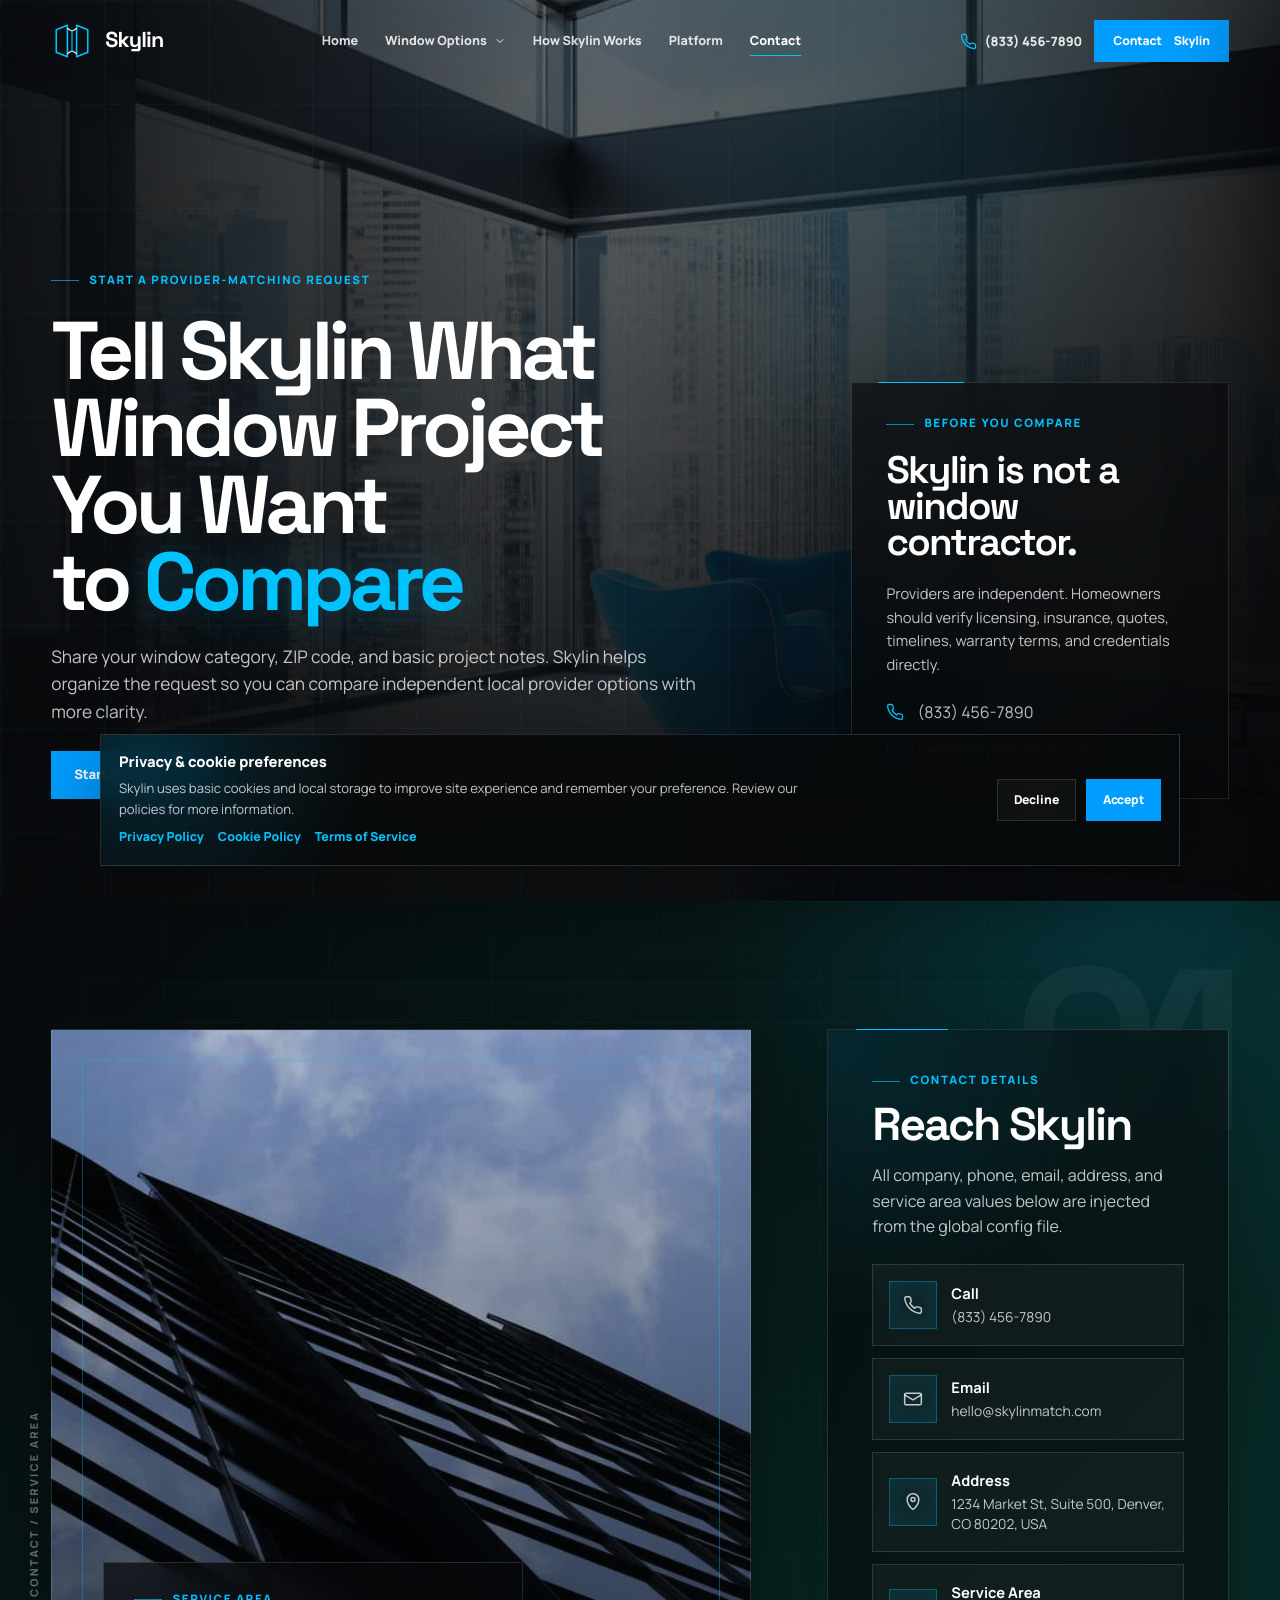
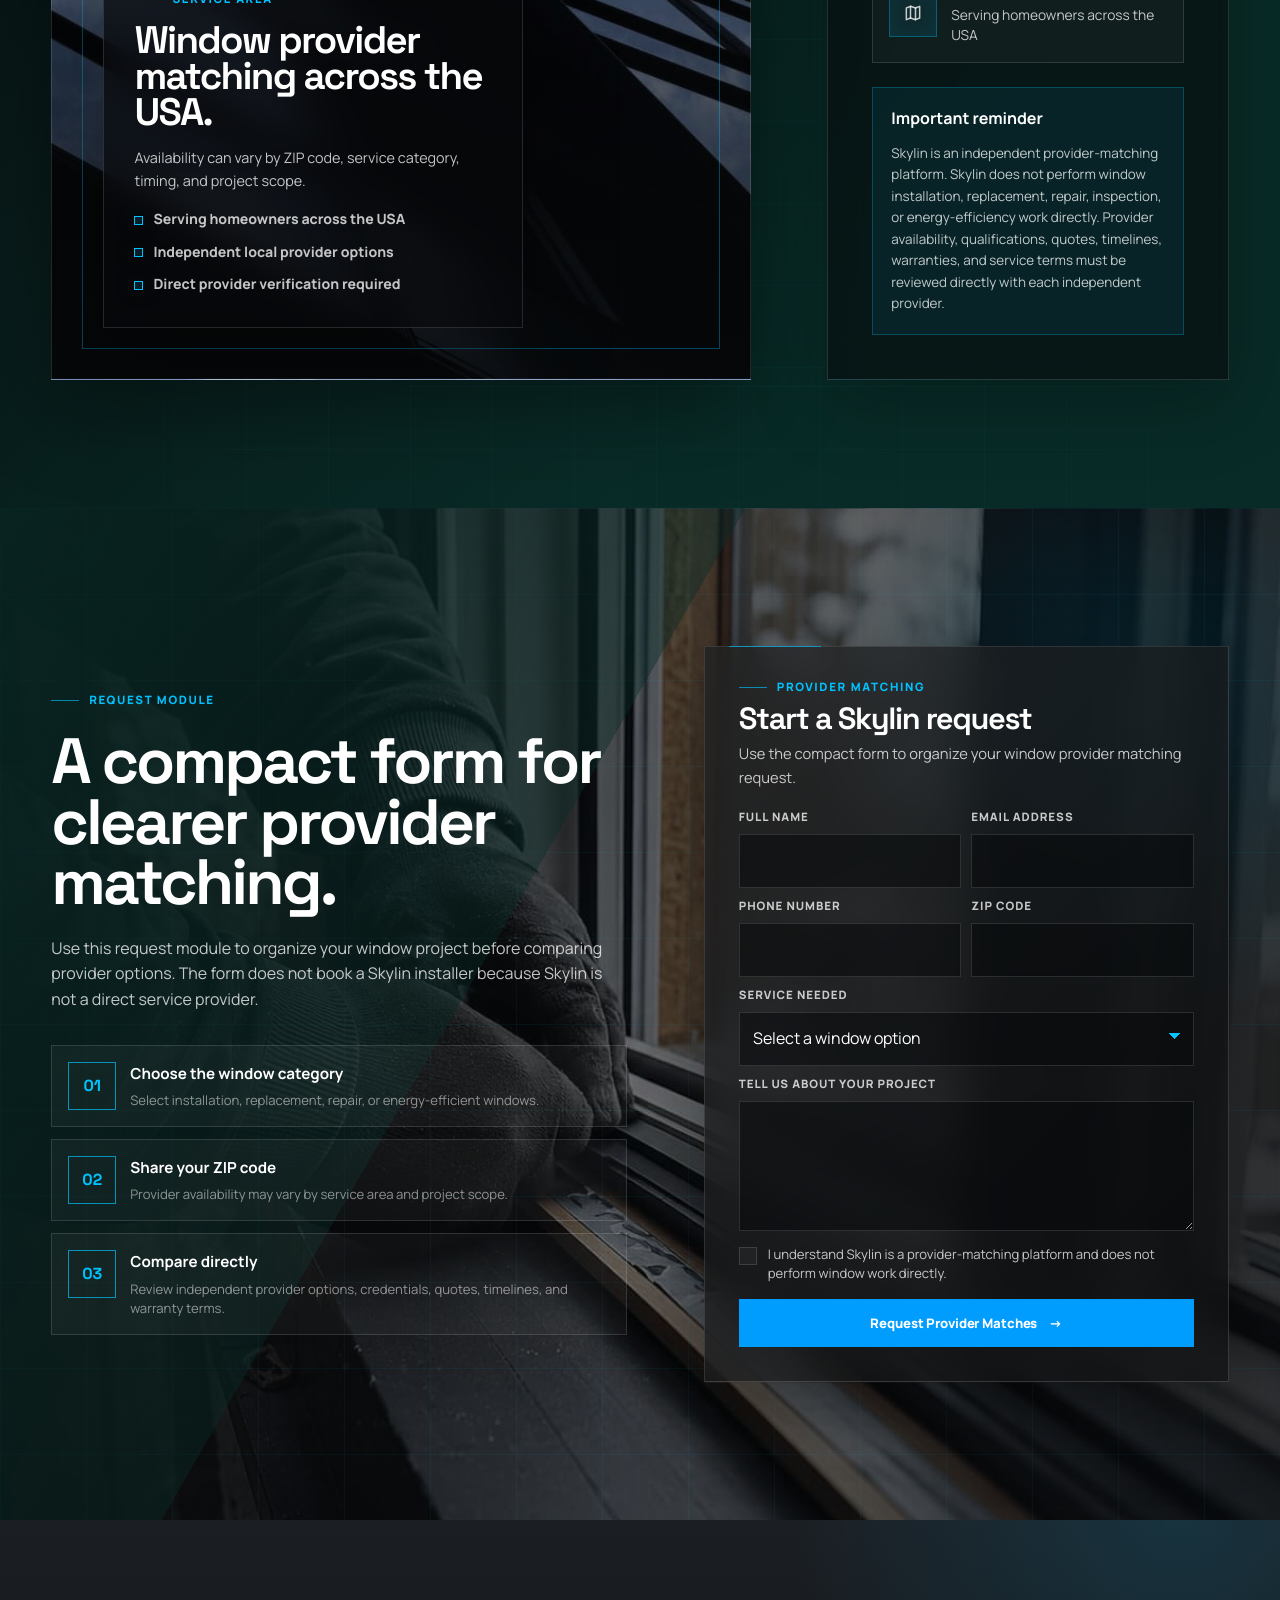
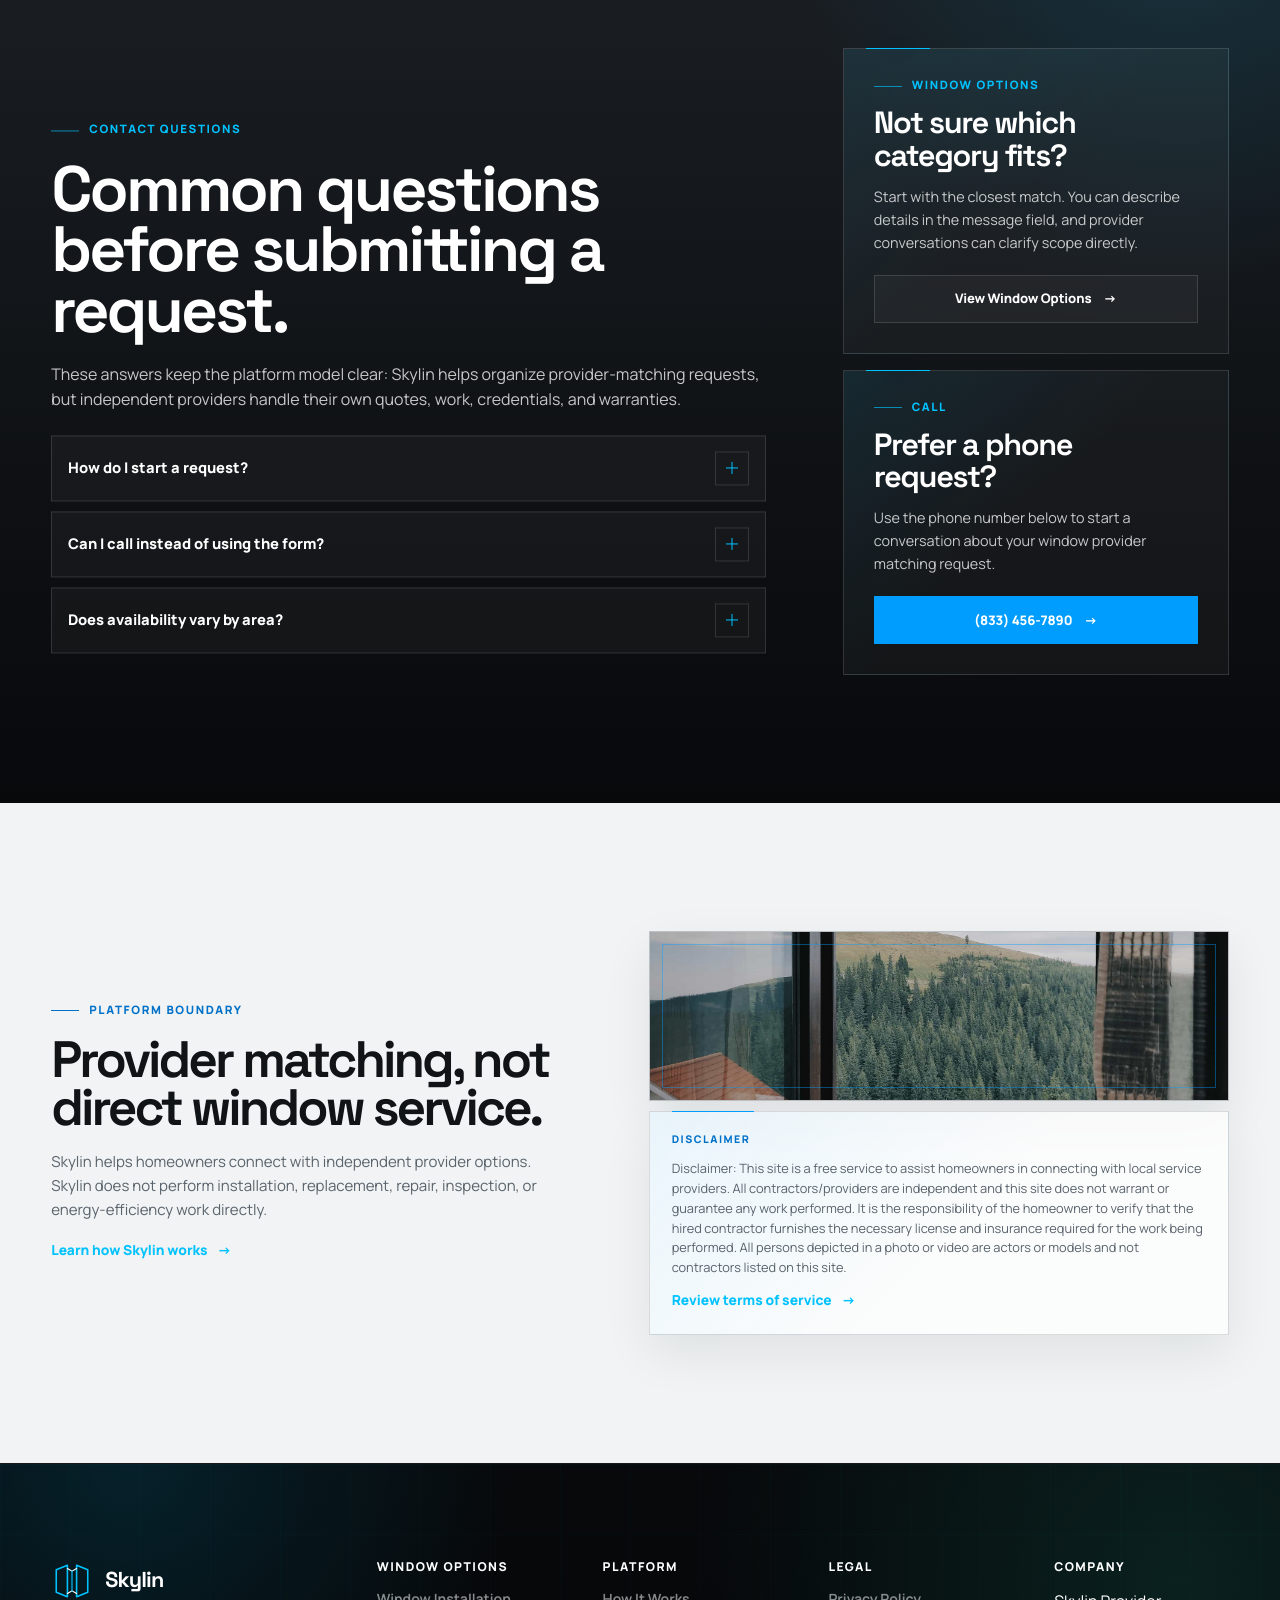
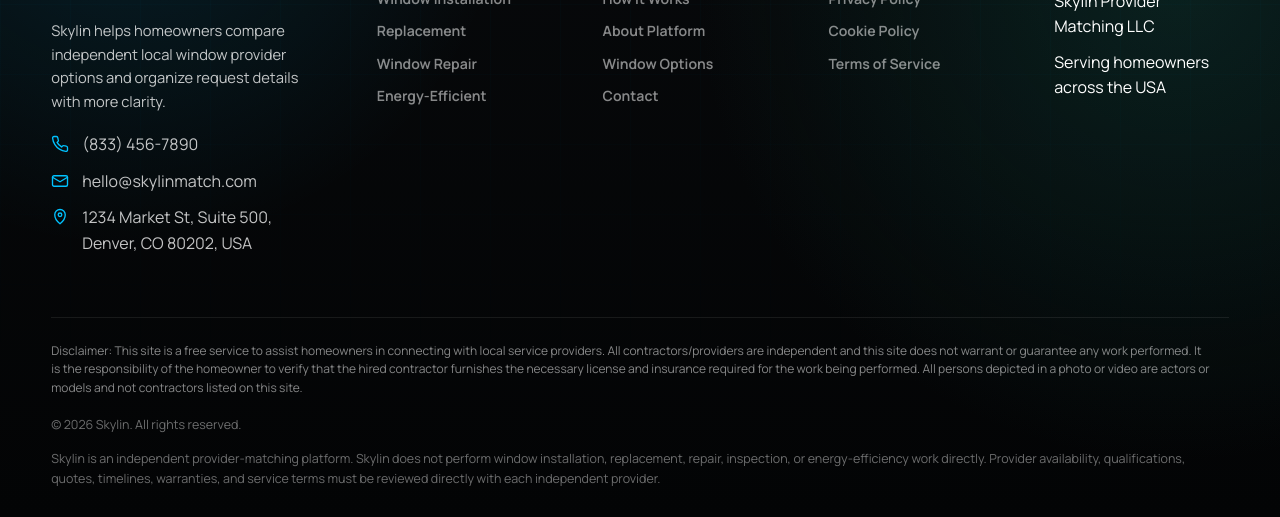
<file: contact.html>
<!DOCTYPE html>
<html lang="en">

<head>
    <meta charset="UTF-8">

    <meta name="viewport" content="width=device-width, initial-scale=1.0">

    <title>Contact Skylin | Request Window Provider Matches</title>
    <meta name="description"
        content="Contact Skylin to start a window provider matching request for installation, replacement, repair, or energy-efficient window options.">

<link rel="icon" href="./assets/icons/favicon.ico" sizes="any">
<link rel="icon" type="image/svg+xml" href="./assets/icons/favicon.svg?v=5">
<link rel="apple-touch-icon" sizes="180x180" href="./assets/icons/apple-touch-icon.png">

    <link rel="stylesheet" href="./css/style.css">
</head>

<body class="contact-page">
    <a class="skip-link" href="#main">Skip to content</a>

    <div data-site-header></div>

    <main id="main">
        <section class="contact-hero" aria-labelledby="contactHeroTitle">
            <div class="container-wide contact-hero-inner">
                <div class="contact-hero-copy">
                    <span class="eyebrow">Start a provider-matching request</span>

                    <h1 id="contactHeroTitle">
                        Tell Skylin What Window Project You Want to <span>Compare</span>
                    </h1>

                    <p>
                        Share your window category, ZIP code, and basic project notes. <span
                            data-company-name>Skylin</span> helps organize the request so you can compare independent
                        local provider options with more clarity.
                    </p>

                    <div class="hero-actions" aria-label="Contact page actions">
                        <a class="btn" href="#request-form">
                            Start Request
                            <span class="arrow" aria-hidden="true">→</span>
                        </a>

                        <a class="btn btn-secondary" href="tel:+18334567890" data-phone-link>
                            Call Now
                            <span class="arrow" aria-hidden="true">→</span>
                        </a>
                    </div>
                </div>

                <aside class="contact-hero-panel" aria-label="Contact reminder">
                    <span class="section-kicker">Before you compare</span>

                    <h2>Skylin is not a window contractor.</h2>

                    <p>
                        Providers are independent. Homeowners should verify licensing, insurance, quotes, timelines,
                        warranty terms, and credentials directly.
                    </p>

                    <div class="contact-hero-lines">
                        <div class="contact-line">
                            <svg viewBox="0 0 24 24" aria-hidden="true">
                                <path
                                    d="M22 16.92v3a2 2 0 0 1-2.18 2 19.8 19.8 0 0 1-8.63-3.07 19.45 19.45 0 0 1-6-6A19.8 19.8 0 0 1 2.12 4.18 2 2 0 0 1 4.11 2h3a2 2 0 0 1 2 1.72c.13.96.35 1.9.66 2.79a2 2 0 0 1-.45 2.11L8.05 9.89a16 16 0 0 0 6.06 6.06l1.27-1.27a2 2 0 0 1 2.11-.45c.89.31 1.83.53 2.79.66A2 2 0 0 1 22 16.92Z"
                                    fill="none" stroke="currentColor" stroke-width="1.8" stroke-linecap="round"
                                    stroke-linejoin="round" />
                            </svg>
                            <a href="tel:+18334567890" data-phone-link data-phone-text>(833) 456-7890</a>
                        </div>

                        <div class="contact-line">
                            <svg viewBox="0 0 24 24" aria-hidden="true">
                                <path d="M4 5h16a2 2 0 0 1 2 2v10a2 2 0 0 1-2 2H4a2 2 0 0 1-2-2V7a2 2 0 0 1 2-2Z"
                                    fill="none" stroke="currentColor" stroke-width="1.8" stroke-linejoin="round" />
                                <path d="m22 7-10 6L2 7" fill="none" stroke="currentColor" stroke-width="1.8"
                                    stroke-linecap="round" stroke-linejoin="round" />
                            </svg>
                            <a href="mailto:hello@skylinmatch.com" data-email-link
                                data-email-text>hello@skylinmatch.com</a>
                        </div>
                    </div>
                </aside>
            </div>
        </section>

        <section class="section contact-map-section" aria-labelledby="contactMapTitle">
            <span class="section-number" aria-hidden="true">01</span>
            <span class="vertical-label" aria-hidden="true">Contact / Service Area</span>
            <div class="arch-lines" aria-hidden="true"></div>

            <div class="container-wide contact-map-layout">
                <div class="contact-map-visual" aria-label="Stylized USA service area map">
                    <div class="contact-map-card">
                        <span class="section-kicker">Service area</span>

                        <h2 id="contactMapTitle">Window provider matching across the USA.</h2>

                        <p>
                            Availability can vary by ZIP code, service category, timing, and project scope.
                        </p>

                        <div class="contact-map-points">
                            <span data-service-area>Serving homeowners across the USA</span>
                            <span>Independent local provider options</span>
                            <span>Direct provider verification required</span>
                        </div>
                    </div>
                </div>

                <aside class="contact-info-panel" aria-label="Skylin contact information">
                    <div class="contact-info-heading">
                        <span class="section-kicker">Contact details</span>

                        <h2>Reach Skylin</h2>

                        <p>
                            All company, phone, email, address, and service area values below are injected from the
                            global config file.
                        </p>
                    </div>

                    <div class="contact-info-grid" data-contact-cards></div>

                    <div class="contact-info-note">
                        <strong>Important reminder</strong>
                        <p data-legal-notice>
                            Skylin is an independent provider-matching platform. Skylin does not perform window work
                            directly.
                        </p>
                    </div>
                </aside>
            </div>
        </section>

        <section class="contact-form-section" id="request-form" aria-labelledby="contactFormTitle">
            <div class="container-wide contact-form-layout">
                <div class="contact-form-copy">
                    <span class="section-kicker">Request module</span>

                    <h2 id="contactFormTitle">
                        A compact form for clearer provider matching.
                    </h2>

                    <p>
                        Use this request module to organize your window project before comparing provider options. The
                        form does not book a Skylin installer because Skylin is not a direct service provider.
                    </p>

                    <div class="contact-form-steps" data-contact-steps></div>
                </div>

                <div data-form-module="contact"></div>
            </div>
        </section>

        <section class="section contact-faq" aria-labelledby="contactFaqTitle">
            <div class="container-wide contact-faq-layout">
                <div class="contact-faq-copy">
                    <span class="section-kicker">Contact questions</span>

                    <h2 id="contactFaqTitle">
                        Common questions before submitting a request.
                    </h2>

                    <p>
                        These answers keep the platform model clear: Skylin helps organize provider-matching requests,
                        but independent providers handle their own quotes, work, credentials, and warranties.
                    </p>

                    <div class="faq-list" data-faq-list="contact"></div>
                    <div data-faq-schema="contact"></div>
                </div>

                <aside class="contact-faq-side" aria-label="Contact support panel">
                    <article class="contact-faq-card">
                        <span class="section-kicker">Window options</span>

                        <h3>Not sure which category fits?</h3>

                        <p>
                            Start with the closest match. You can describe details in the message field, and provider
                            conversations can clarify scope directly.
                        </p>

                        <a class="btn btn-secondary" href="services.html">
                            View Window Options
                            <span class="arrow" aria-hidden="true">→</span>
                        </a>
                    </article>

                    <article class="contact-faq-card">
                        <span class="section-kicker">Call</span>

                        <h3>Prefer a phone request?</h3>

                        <p>
                            Use the phone number below to start a conversation about your window provider matching
                            request.
                        </p>

                        <a class="btn" href="tel:+18334567890" data-phone-link>
                            <span data-phone-text>(833) 456-7890</span>
                            <span class="arrow" aria-hidden="true">→</span>
                        </a>
                    </article>
                </aside>
            </div>
        </section>
<section class="section contact-legal-strip contact-legal-flat" aria-labelledby="contactLegalTitle">
    <div class="container-wide contact-legal-layout">
        <div class="contact-legal-copy">
            <span class="section-kicker">Platform boundary</span>

            <h2 id="contactLegalTitle">
                Provider matching, not direct window service.
            </h2>

            <p>
                Skylin helps homeowners connect with independent provider options. Skylin does not perform
                installation, replacement, repair, inspection, or energy-efficiency work directly.
            </p>

            <a class="text-link" href="about.html">
                Learn how Skylin works
            </a>
        </div>

        <div class="contact-legal-stack-flat">
            <figure class="contact-legal-flat-photo">
                <img src="./assets/images/interior-window-01.jpg" alt="Modern bright window interior" loading="lazy">
            </figure>

            <div class="contact-legal-panel-flat">
                <span class="contact-legal-panel-label">Disclaimer</span>

                <p data-disclaimer>
                    Disclaimer: This site is a free service to assist homeowners in connecting with local service
                    providers. All contractors/providers are independent and this site does not warrant or guarantee
                    any work performed. It is the responsibility of the homeowner to verify that the hired
                    contractor furnishes the necessary license and insurance required for the work being performed.
                    All persons depicted in a photo or video are actors or models and not contractors listed on this
                    site.
                </p>

                <a class="text-link" href="terms-of-service.html">Review terms of service</a>
            </div>
        </div>
    </div>
</section>
    </main>

    <div data-site-footer></div>
    <div data-policy-banner></div>

    <script src="./js/config.js"></script>
    <script src="./js/contact.js"></script>
    <script src="./js/main.js"></script>
</body>

</html>
</file>
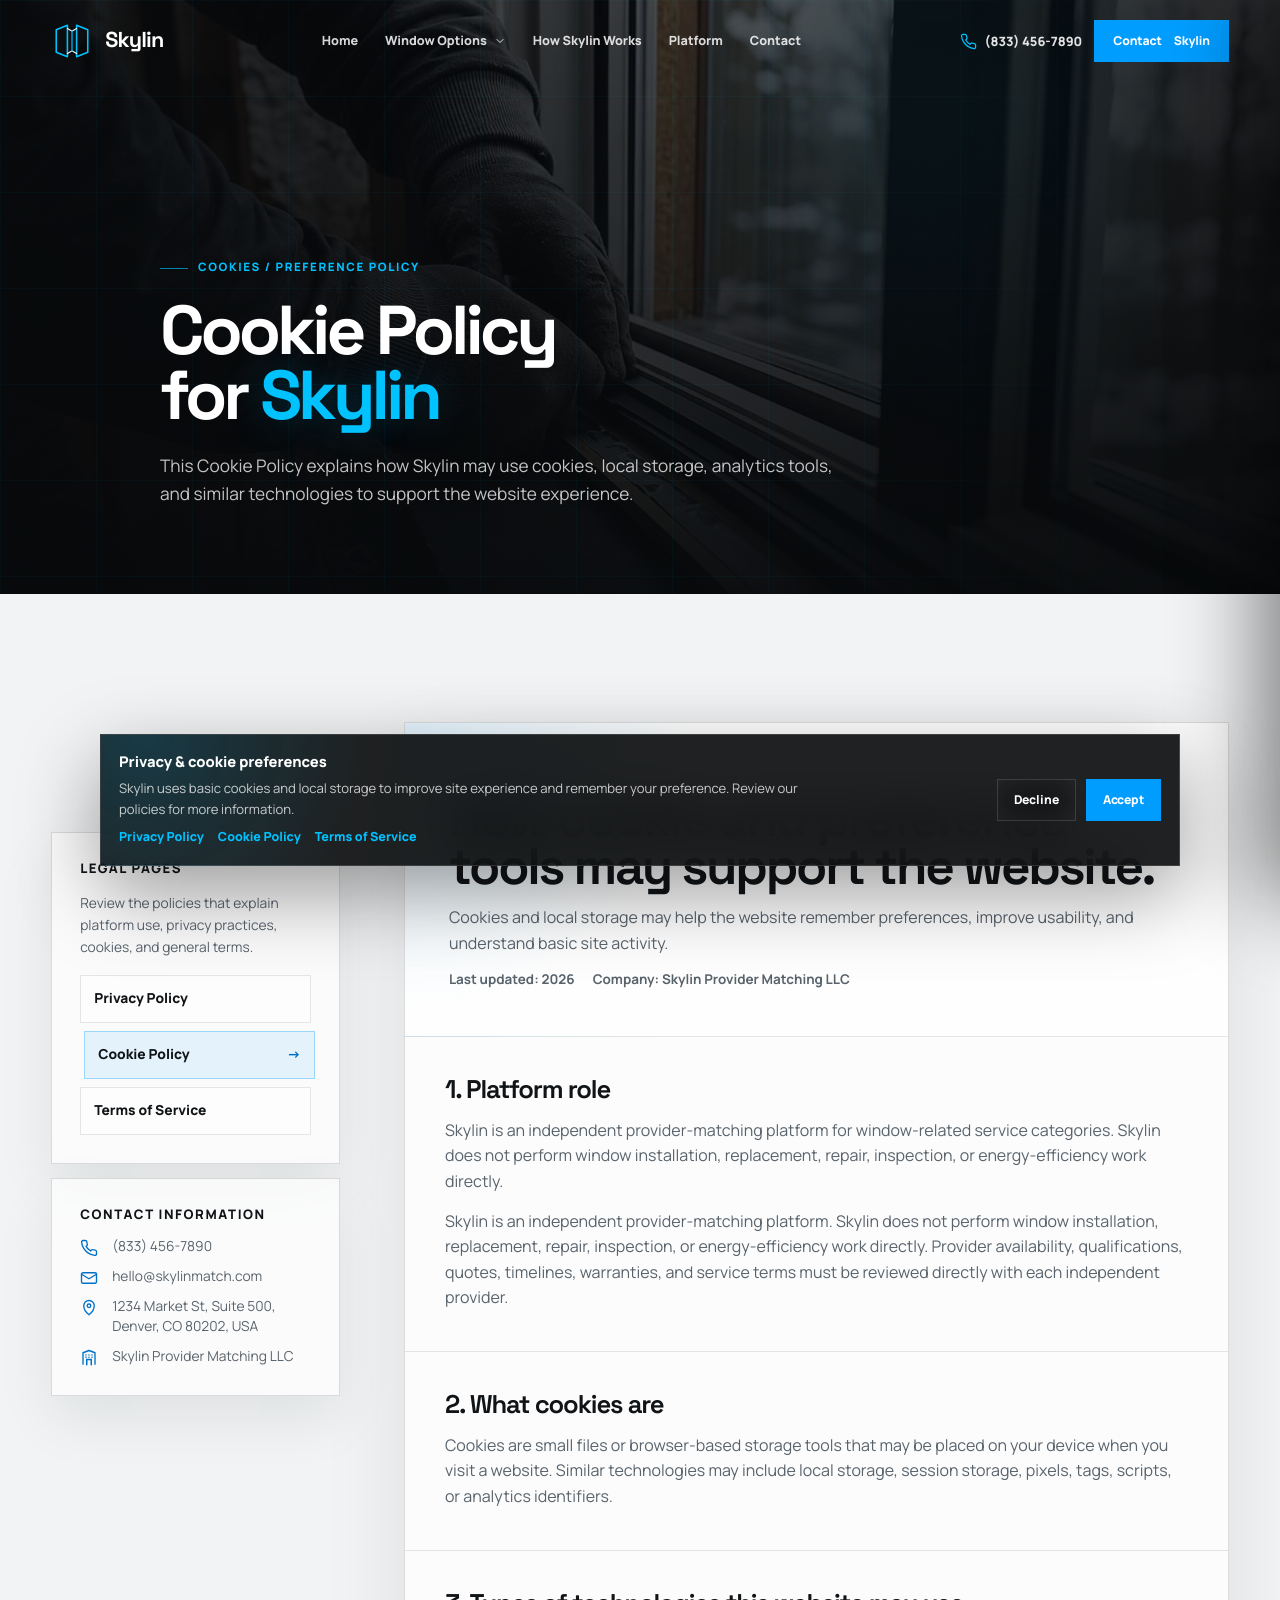
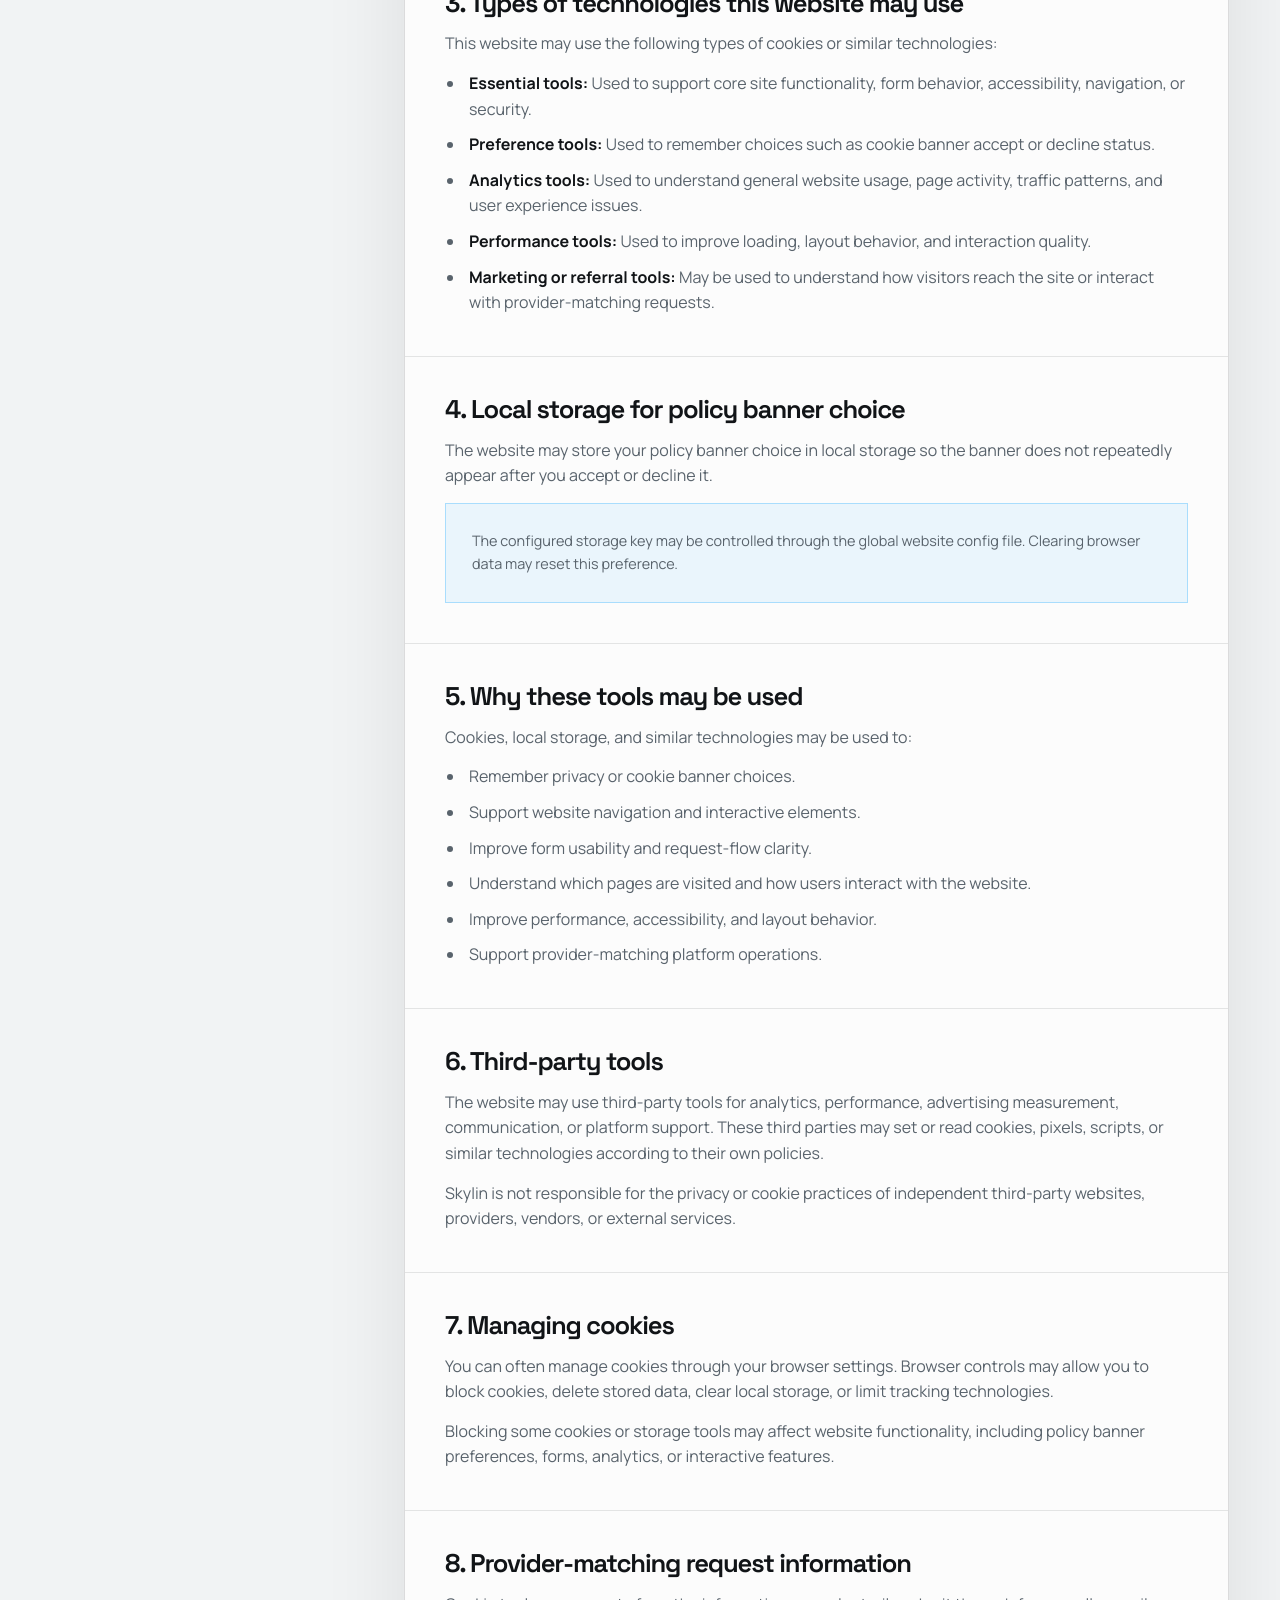
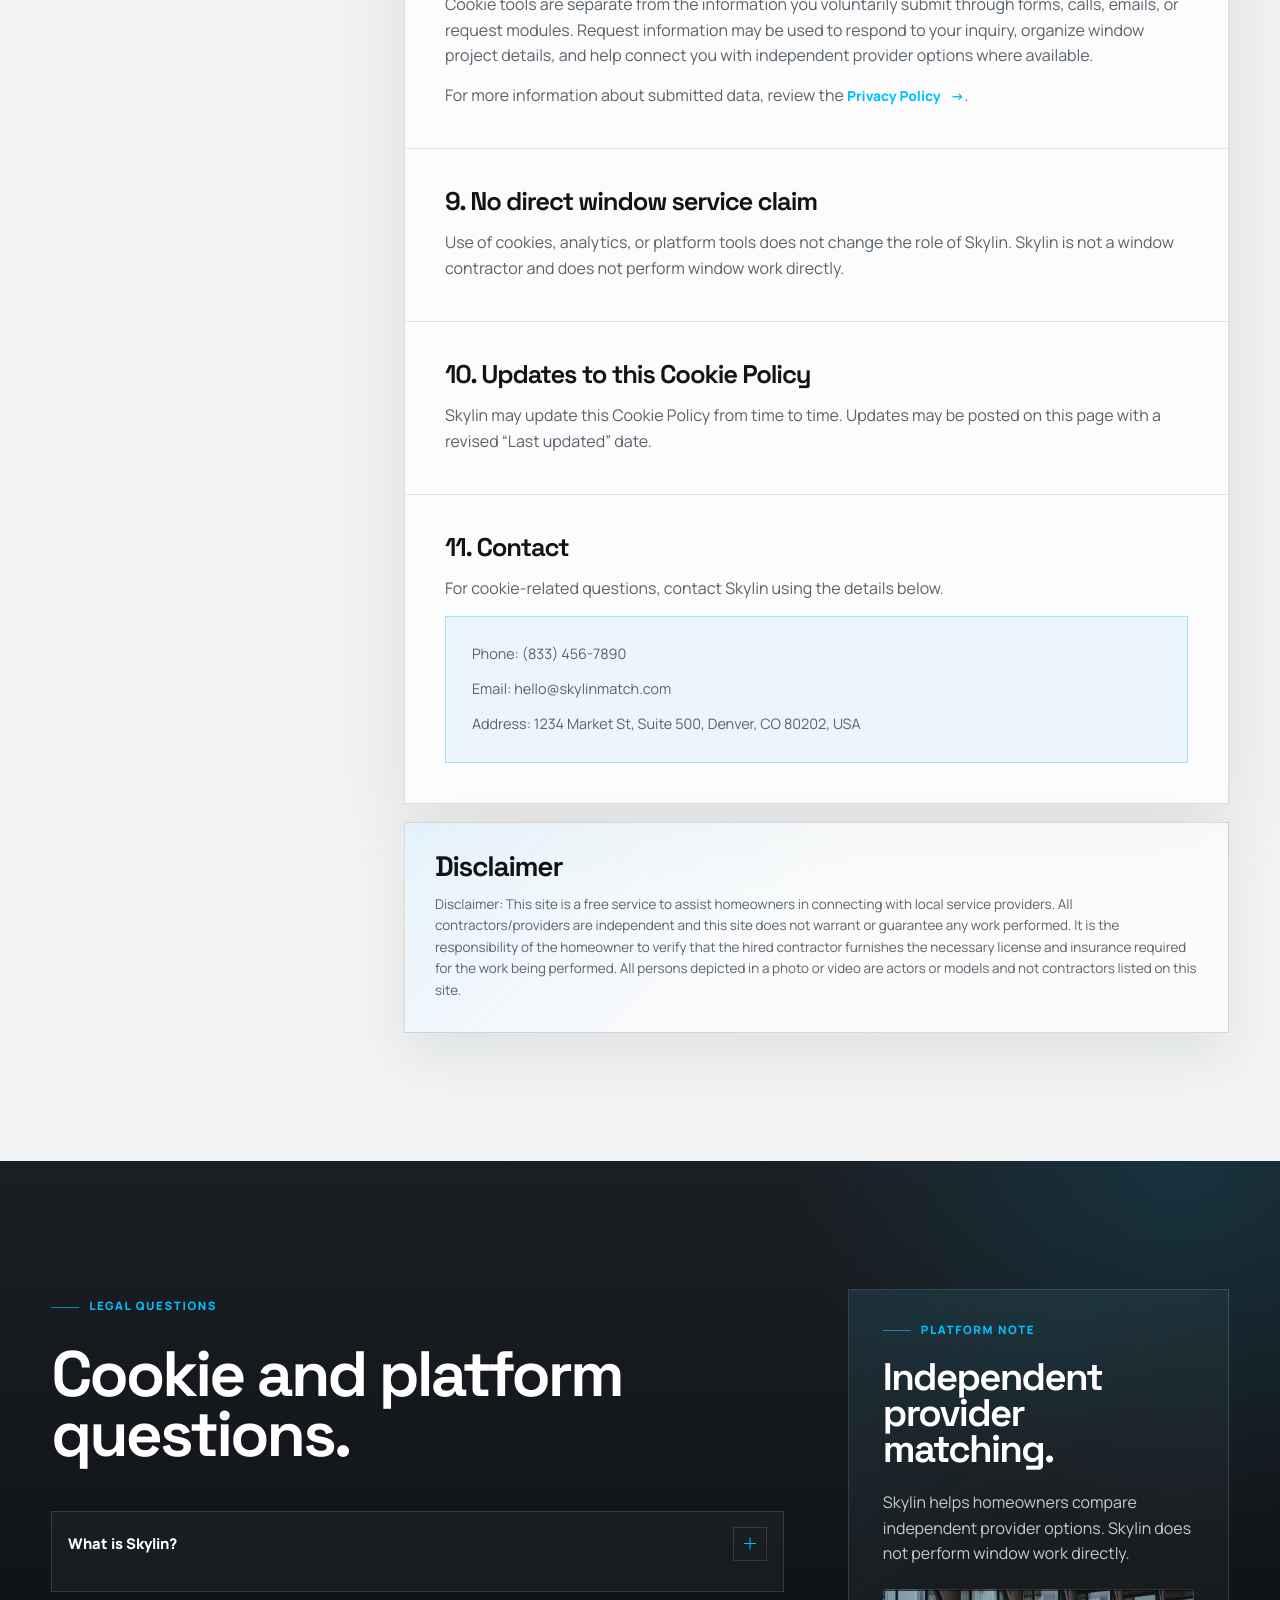
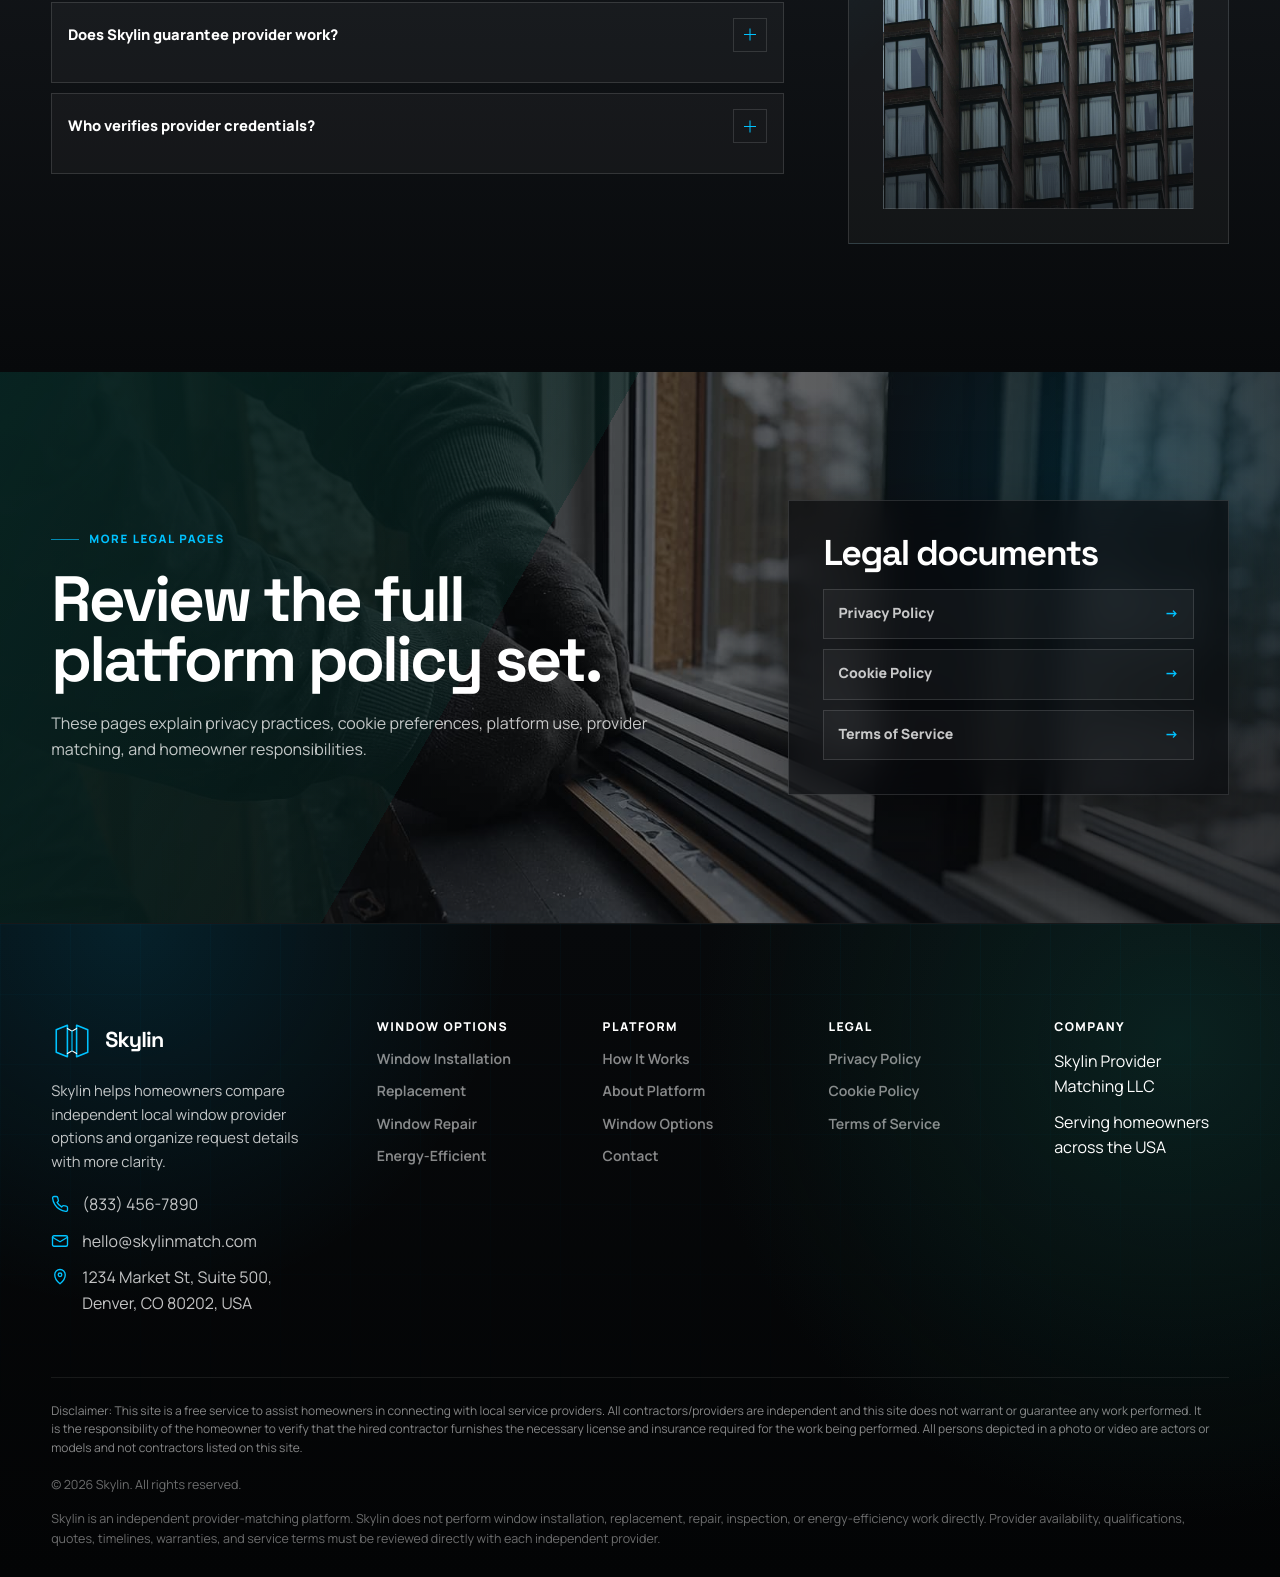
<file: cookie-policy.html>
<!DOCTYPE html>
<html lang="en">

<head>
    <meta charset="UTF-8">

    <meta name="viewport" content="width=device-width, initial-scale=1.0">

    <title>Cookie Policy | Skylin</title>
    <meta name="description"
        content="Review the Skylin Cookie Policy for information about cookies, local storage, and preference choices.">

<link rel="icon" href="./assets/icons/favicon.ico" sizes="any">
<link rel="icon" type="image/svg+xml" href="./assets/icons/favicon.svg?v=5">
<link rel="apple-touch-icon" sizes="180x180" href="./assets/icons/apple-touch-icon.png">

    <link rel="stylesheet" href="./css/style.css">
</head>

<body class="legal-page">
    <a class="skip-link" href="#main">Skip to content</a>

    <div data-site-header></div>

    <main id="main">
        <section class="legal-hero" aria-labelledby="legalHeroTitle">
            <div class="container-wide legal-hero-inner">
                <span class="eyebrow">Cookies / Preference Policy</span>

                <h1 id="legalHeroTitle">
                    Cookie Policy for <span data-company-name>Skylin</span>
                </h1>

                <p>
                    This Cookie Policy explains how <span data-company-name>Skylin</span> may use cookies, local
                    storage, analytics tools, and similar technologies to support the website experience.
                </p>
            </div>
        </section>

        <section class="section legal-content-section" aria-labelledby="cookieContentTitle">
            <div class="container-wide legal-layout">
                <aside class="legal-sidebar" aria-label="Legal navigation">
                    <div class="legal-sidebar-card">
                        <h2>Legal pages</h2>

                        <p>
                            Review the policies that explain platform use, privacy practices, cookies, and general
                            terms.
                        </p>

                        <nav class="legal-nav" aria-label="Legal document links" data-legal-sidebar-links></nav>
                    </div>

                    <div class="legal-sidebar-card legal-contact-card">
                        <h2>Contact information</h2>

                        <div data-legal-contact></div>
                    </div>
                </aside>

                <article class="legal-article">
                    <div class="legal-document">
                        <header class="legal-document-header">
                            <span class="section-kicker">Cookie Policy</span>

                            <h2 id="cookieContentTitle">
                                How cookie and preference tools may support the website.
                            </h2>

                            <p>
                                Cookies and local storage may help the website remember preferences, improve usability,
                                and understand basic site activity.
                            </p>

                            <div class="legal-updated">
                                <span data-legal-updated>Last updated: 2026</span>
                                <span>Company: <span data-company-id>Skylin Provider Matching LLC</span></span>
                            </div>
                        </header>

                        <section class="legal-block">
                            <h3>1. Platform role</h3>

                            <p>
                                <span data-company-name>Skylin</span> is an independent provider-matching platform for
                                window-related service categories. Skylin does not perform window installation,
                                replacement, repair, inspection, or energy-efficiency work directly.
                            </p>

                            <p data-legal-notice>
                                Skylin is an independent provider-matching platform. Skylin does not perform window
                                installation, replacement, repair, inspection, or energy-efficiency work directly.
                                Provider availability, qualifications, quotes, timelines, warranties, and service terms
                                must be reviewed directly with each independent provider.
                            </p>
                        </section>

                        <section class="legal-block">
                            <h3>2. What cookies are</h3>

                            <p>
                                Cookies are small files or browser-based storage tools that may be placed on your device
                                when you visit a website. Similar technologies may include local storage, session
                                storage, pixels, tags, scripts, or analytics identifiers.
                            </p>
                        </section>

                        <section class="legal-block">
                            <h3>3. Types of technologies this website may use</h3>

                            <p>
                                This website may use the following types of cookies or similar technologies:
                            </p>

                            <ul>
                                <li><strong>Essential tools:</strong> Used to support core site functionality, form
                                    behavior, accessibility, navigation, or security.</li>
                                <li><strong>Preference tools:</strong> Used to remember choices such as cookie banner
                                    accept or decline status.</li>
                                <li><strong>Analytics tools:</strong> Used to understand general website usage, page
                                    activity, traffic patterns, and user experience issues.</li>
                                <li><strong>Performance tools:</strong> Used to improve loading, layout behavior, and
                                    interaction quality.</li>
                                <li><strong>Marketing or referral tools:</strong> May be used to understand how visitors
                                    reach the site or interact with provider-matching requests.</li>
                            </ul>
                        </section>

                        <section class="legal-block">
                            <h3>4. Local storage for policy banner choice</h3>

                            <p>
                                The website may store your policy banner choice in local storage so the banner does not
                                repeatedly appear after you accept or decline it.
                            </p>

                            <div class="legal-note-panel">
                                <p>
                                    The configured storage key may be controlled through the global website config file.
                                    Clearing browser data may reset this preference.
                                </p>
                            </div>
                        </section>

                        <section class="legal-block">
                            <h3>5. Why these tools may be used</h3>

                            <p>
                                Cookies, local storage, and similar technologies may be used to:
                            </p>

                            <ul>
                                <li>Remember privacy or cookie banner choices.</li>
                                <li>Support website navigation and interactive elements.</li>
                                <li>Improve form usability and request-flow clarity.</li>
                                <li>Understand which pages are visited and how users interact with the website.</li>
                                <li>Improve performance, accessibility, and layout behavior.</li>
                                <li>Support provider-matching platform operations.</li>
                            </ul>
                        </section>

                        <section class="legal-block">
                            <h3>6. Third-party tools</h3>

                            <p>
                                The website may use third-party tools for analytics, performance, advertising
                                measurement, communication, or platform support. These third parties may set or read
                                cookies, pixels, scripts, or similar technologies according to their own policies.
                            </p>

                            <p>
                                Skylin is not responsible for the privacy or cookie practices of independent third-party
                                websites, providers, vendors, or external services.
                            </p>
                        </section>

                        <section class="legal-block">
                            <h3>7. Managing cookies</h3>

                            <p>
                                You can often manage cookies through your browser settings. Browser controls may allow
                                you to block cookies, delete stored data, clear local storage, or limit tracking
                                technologies.
                            </p>

                            <p>
                                Blocking some cookies or storage tools may affect website functionality, including
                                policy banner preferences, forms, analytics, or interactive features.
                            </p>
                        </section>

                        <section class="legal-block">
                            <h3>8. Provider-matching request information</h3>

                            <p>
                                Cookie tools are separate from the information you voluntarily submit through forms,
                                calls, emails, or request modules. Request information may be used to respond to your
                                inquiry, organize window project details, and help connect you with independent provider
                                options where available.
                            </p>

                            <p>
                                For more information about submitted data, review the <a class="text-link"
                                    href="privacy-policy.html">Privacy Policy</a>.
                            </p>
                        </section>

                        <section class="legal-block">
                            <h3>9. No direct window service claim</h3>

                            <p>
                                Use of cookies, analytics, or platform tools does not change the role of Skylin. Skylin
                                is not a window contractor and does not perform window work directly.
                            </p>
                        </section>

                        <section class="legal-block">
                            <h3>10. Updates to this Cookie Policy</h3>

                            <p>
                                Skylin may update this Cookie Policy from time to time. Updates may be posted on this
                                page with a revised “Last updated” date.
                            </p>
                        </section>

                        <section class="legal-block">
                            <h3>11. Contact</h3>

                            <p>
                                For cookie-related questions, contact <span data-company-name>Skylin</span> using the
                                details below.
                            </p>

                            <div class="legal-note-panel">
                                <p>
                                    Phone: <a href="tel:+18334567890" data-phone-link data-phone-text>(833) 456-7890</a>
                                </p>

                                <p>
                                    Email: <a href="mailto:hello@skylinmatch.com" data-email-link
                                        data-email-text>hello@skylinmatch.com</a>
                                </p>

                                <p>
                                    Address: <span data-address-text>1234 Market St, Suite 500, Denver, CO 80202,
                                        USA</span>
                                </p>
                            </div>
                        </section>
                    </div>

                    <aside class="legal-disclaimer-box" aria-label="Disclaimer">
                        <h3>Disclaimer</h3>

                        <p data-disclaimer>
                            Disclaimer: This site is a free service to assist homeowners in connecting with local
                            service providers. All contractors/providers are independent and this site does not warrant
                            or guarantee any work performed. It is the responsibility of the homeowner to verify that
                            the hired contractor furnishes the necessary license and insurance required for the work
                            being performed. All persons depicted in a photo or video are actors or models and not
                            contractors listed on this site.
                        </p>
                    </aside>
                </article>
            </div>
        </section>

        <section class="section legal-faq-section" aria-labelledby="legalFaqTitle">
            <div class="container-wide home-faq-layout">
                <div class="home-faq-panel">
                    <div class="section-title-stack">
                        <span class="section-kicker">Legal questions</span>

                        <h2 id="legalFaqTitle">
                            Cookie and platform questions.
                        </h2>
                    </div>

                    <div class="faq-list" data-faq-list="legal"></div>
                    <div data-faq-schema="legal"></div>
                </div>

                <aside class="home-contact-panel" aria-label="Legal platform note">
                    <span class="section-kicker">Platform note</span>

                    <h2>Independent provider matching.</h2>

                    <p>
                        Skylin helps homeowners compare independent provider options. Skylin does not perform window
                        work directly.
                    </p>

                    <div class="home-map-card" aria-label="Stylized service area map"></div>
                </aside>
            </div>
        </section>

        <section class="section legal-cta" aria-labelledby="legalCtaTitle">
            <div class="container-wide legal-cta-layout">
                <div class="legal-cta-copy">
                    <span class="section-kicker">More legal pages</span>

                    <h2 id="legalCtaTitle">
                        Review the full platform policy set.
                    </h2>

                    <p>
                        These pages explain privacy practices, cookie preferences, platform use, provider matching, and
                        homeowner responsibilities.
                    </p>
                </div>

                <aside class="legal-cta-panel">
                    <h3>Legal documents</h3>

                    <nav class="legal-cta-links" aria-label="Legal document links" data-legal-cta-links></nav>
                </aside>
            </div>
        </section>
    </main>

    <div data-site-footer></div>
    <div data-policy-banner></div>

    <script src="./js/config.js"></script>
    <script src="./js/legal.js"></script>
    <script src="./js/main.js"></script>
</body>

</html>
</file>
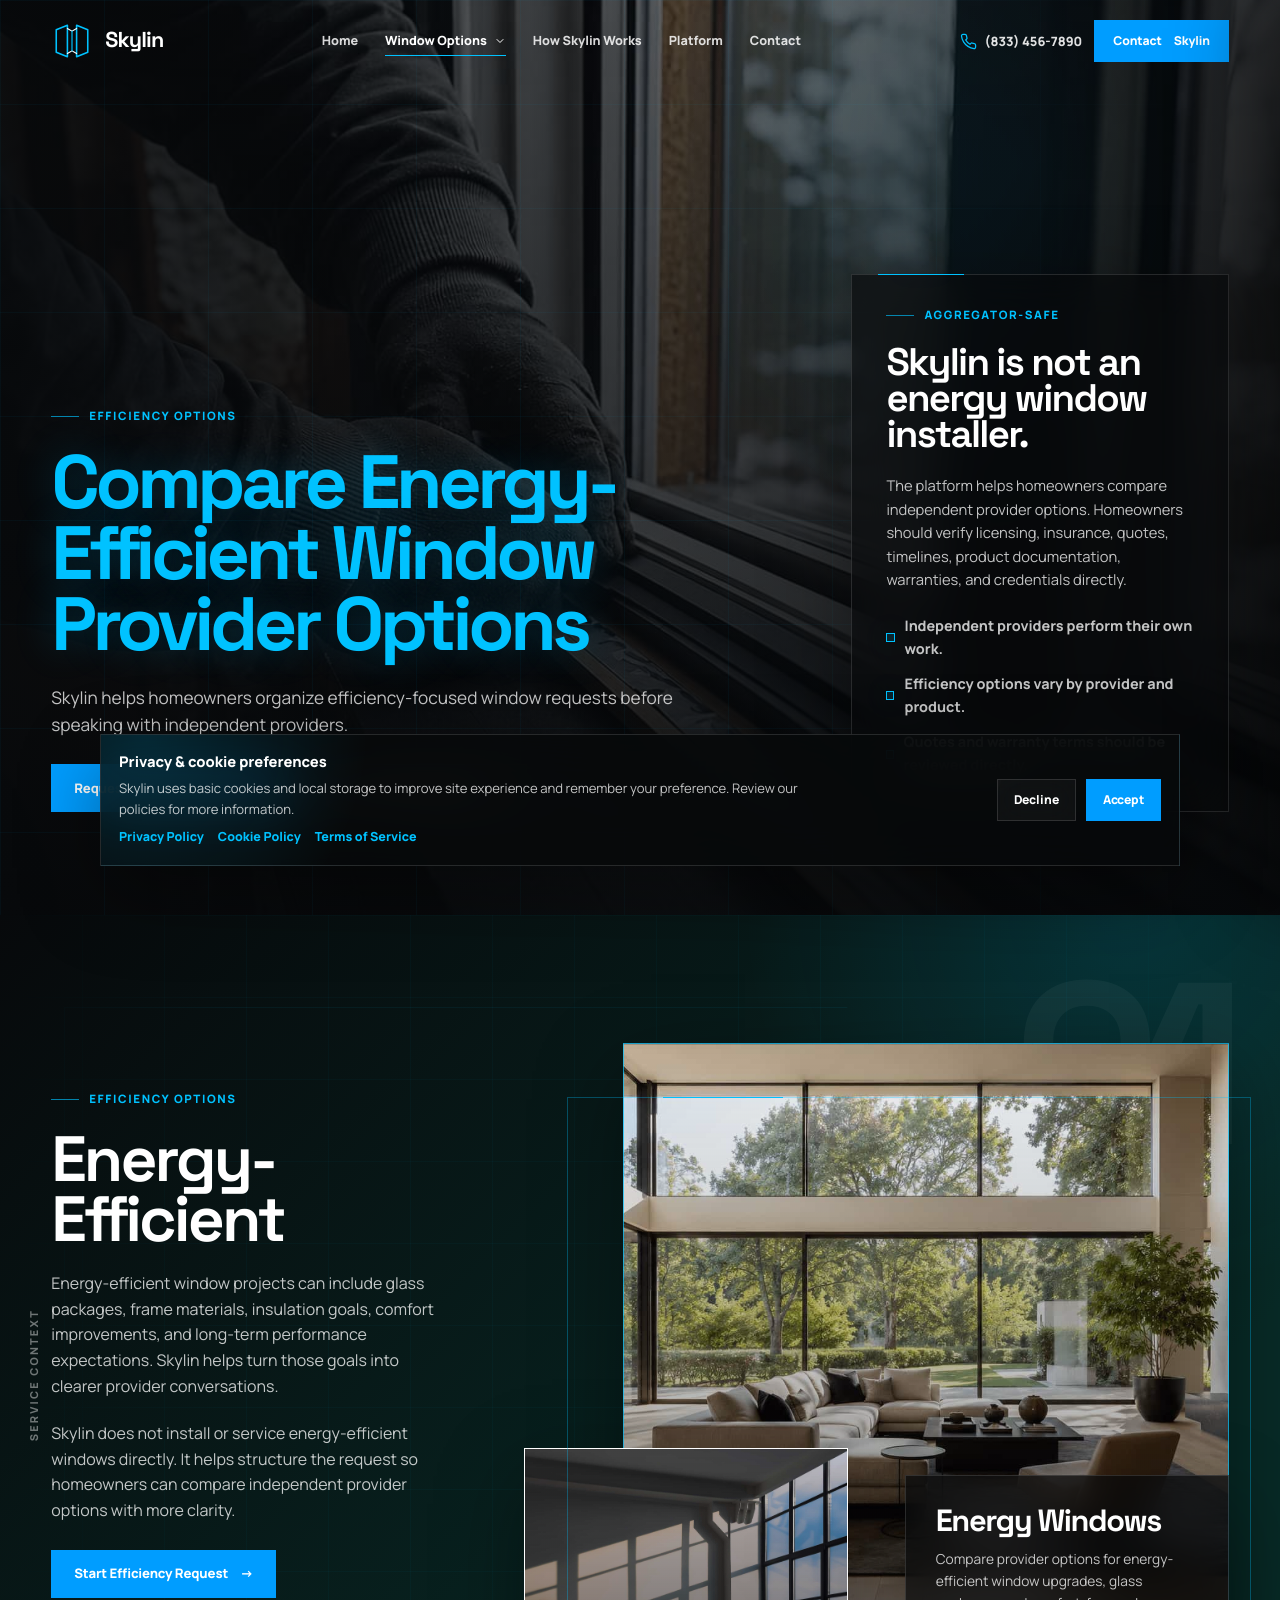
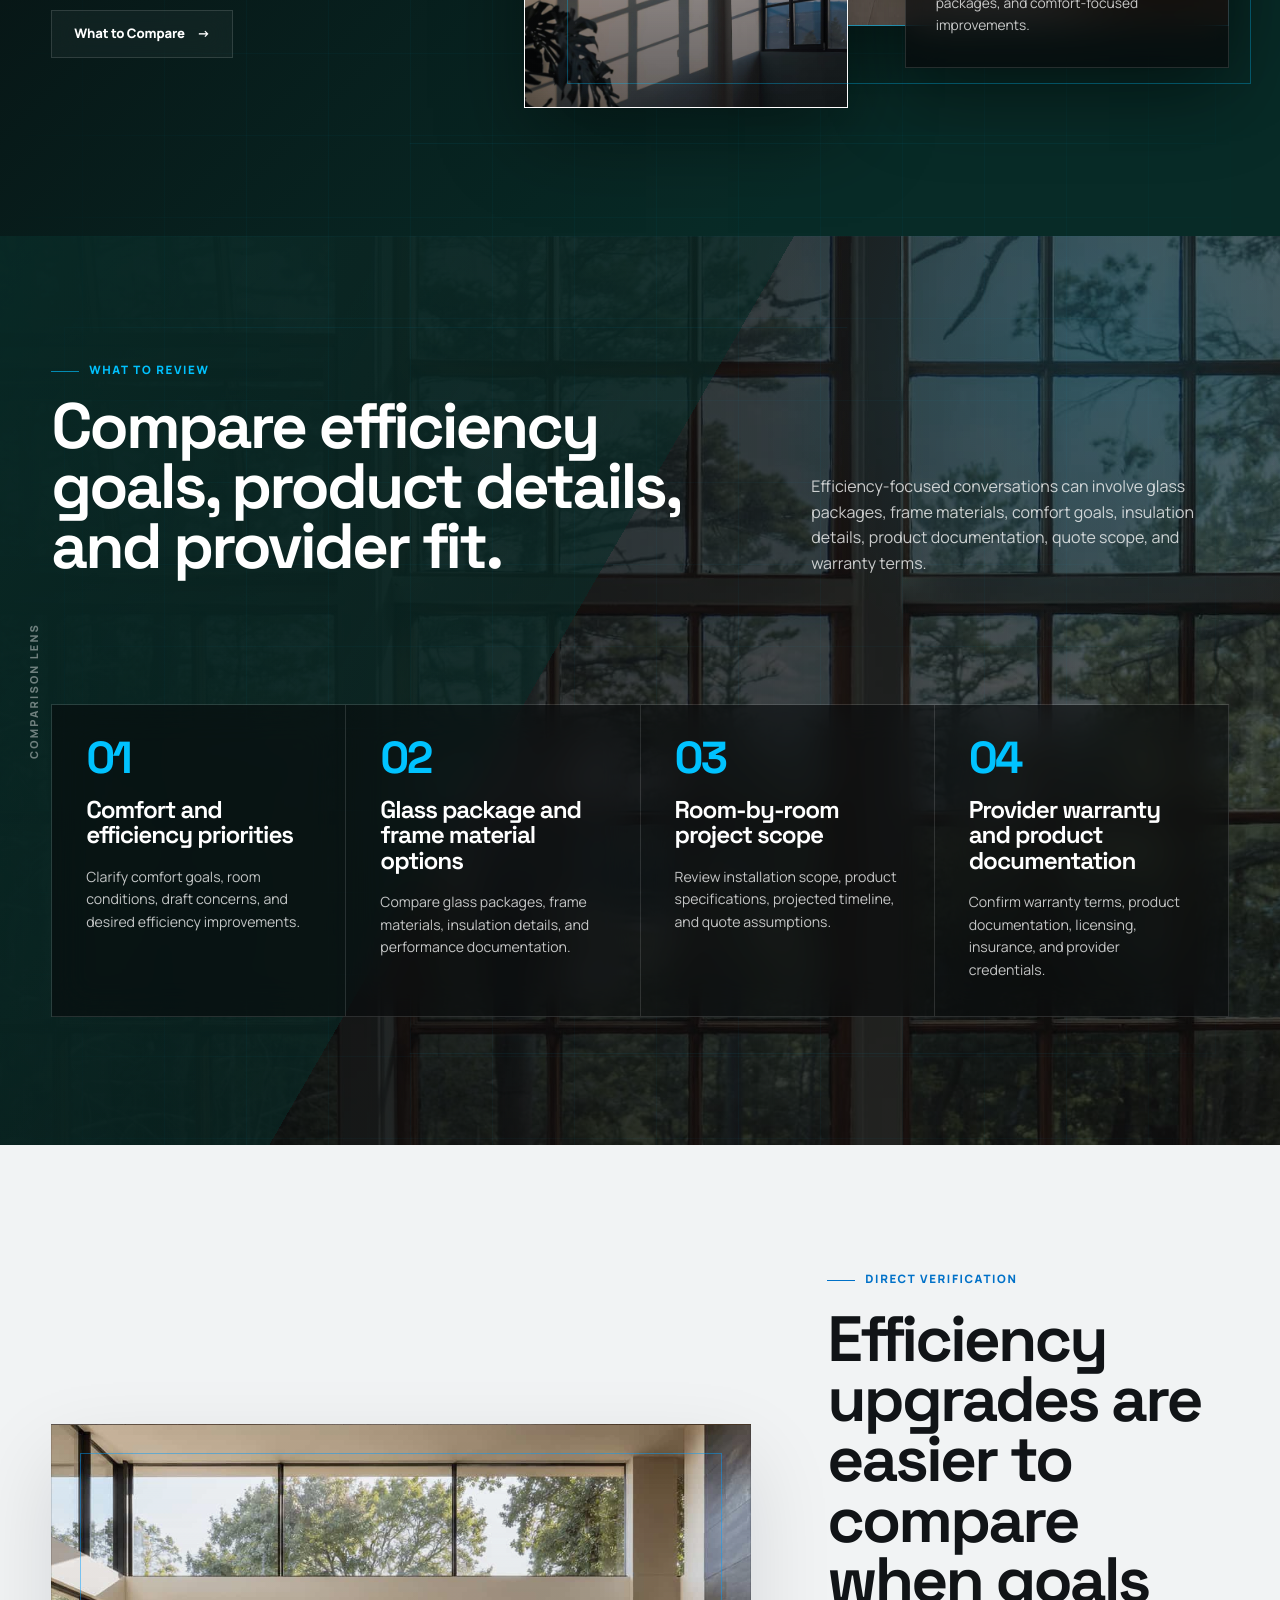
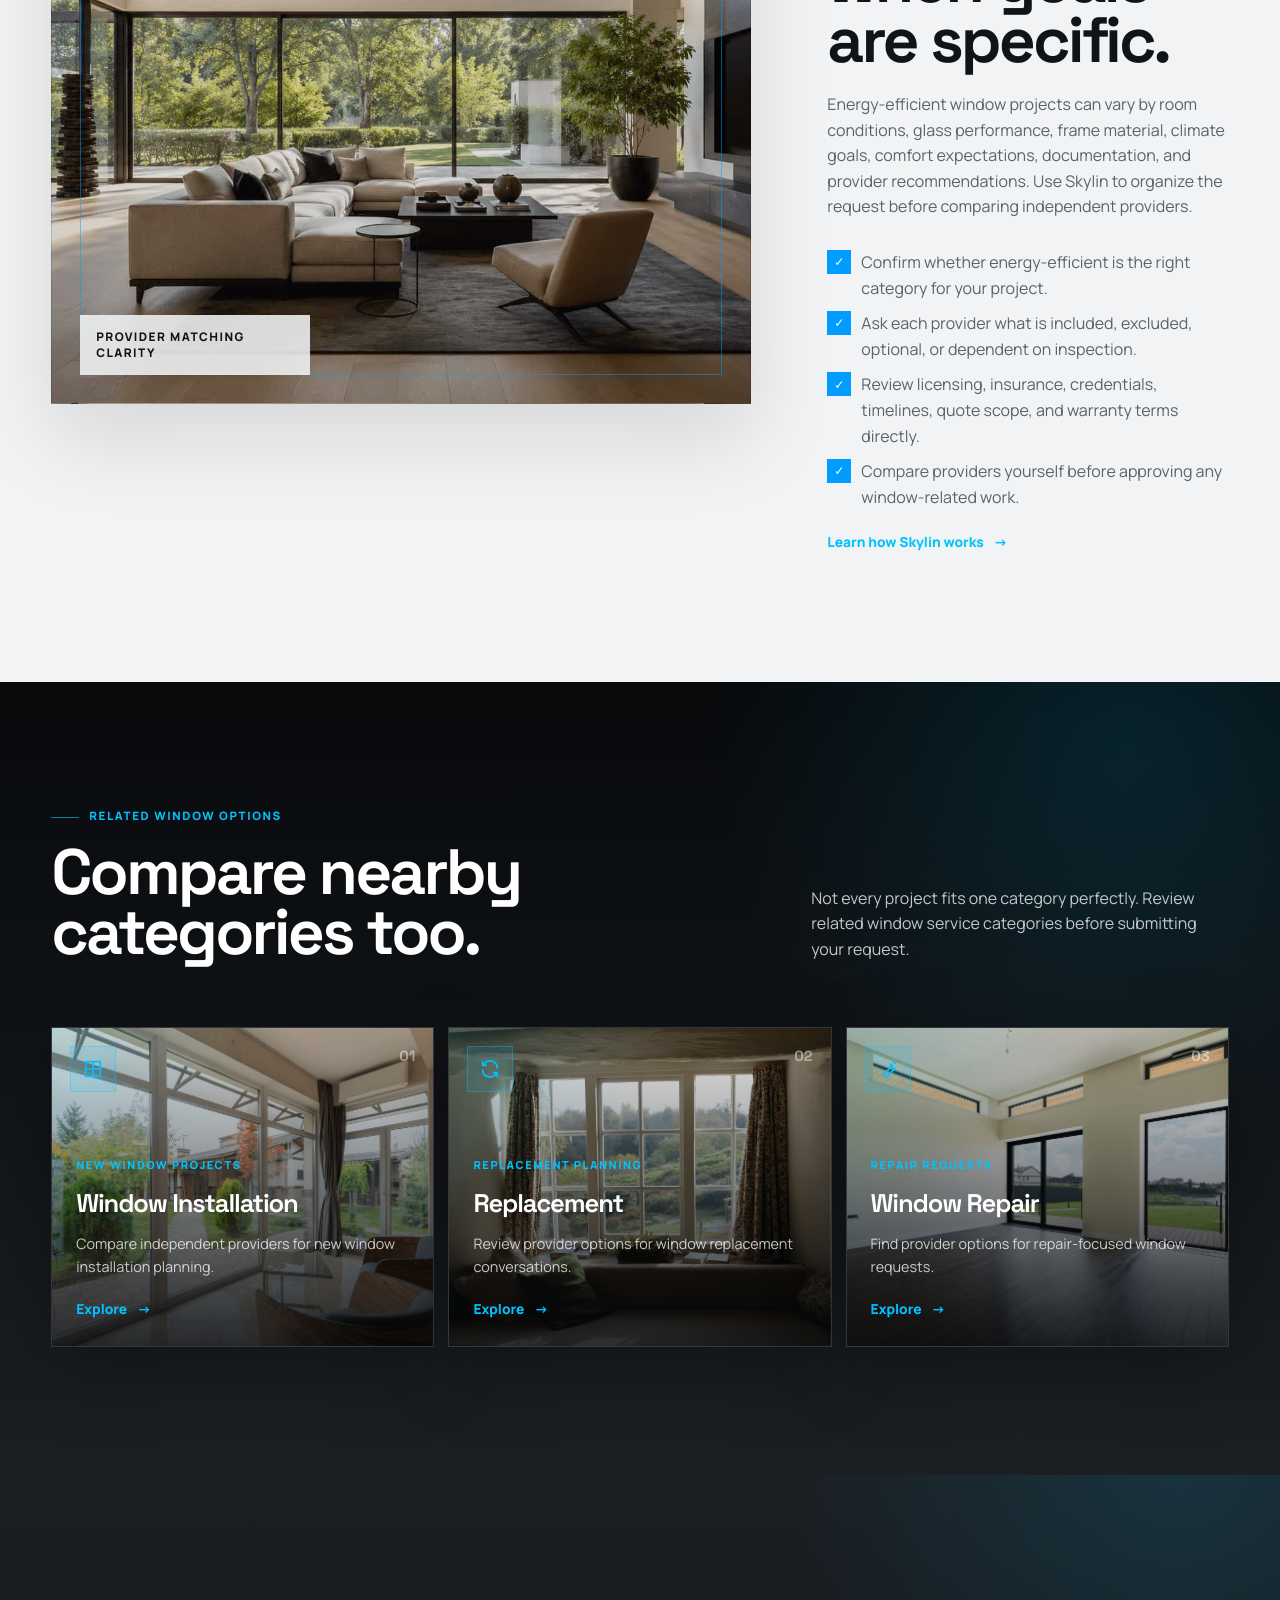
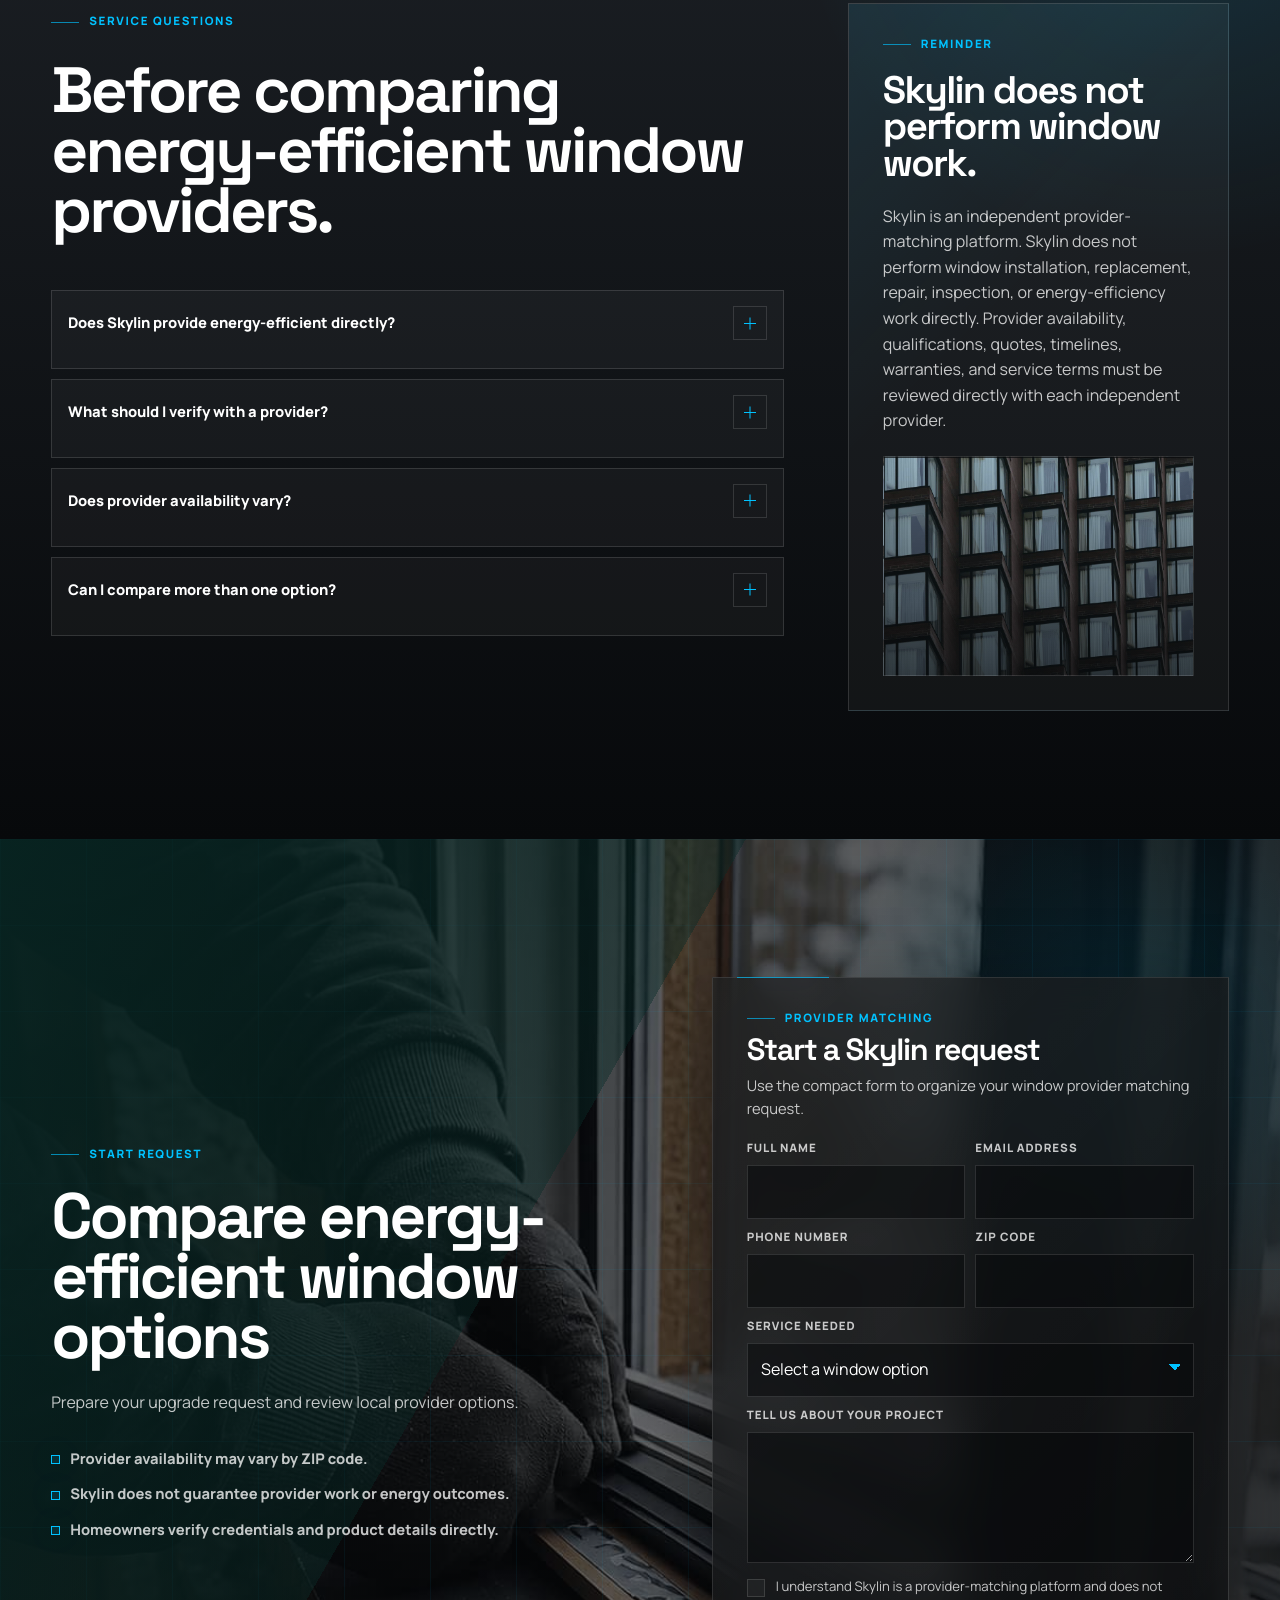
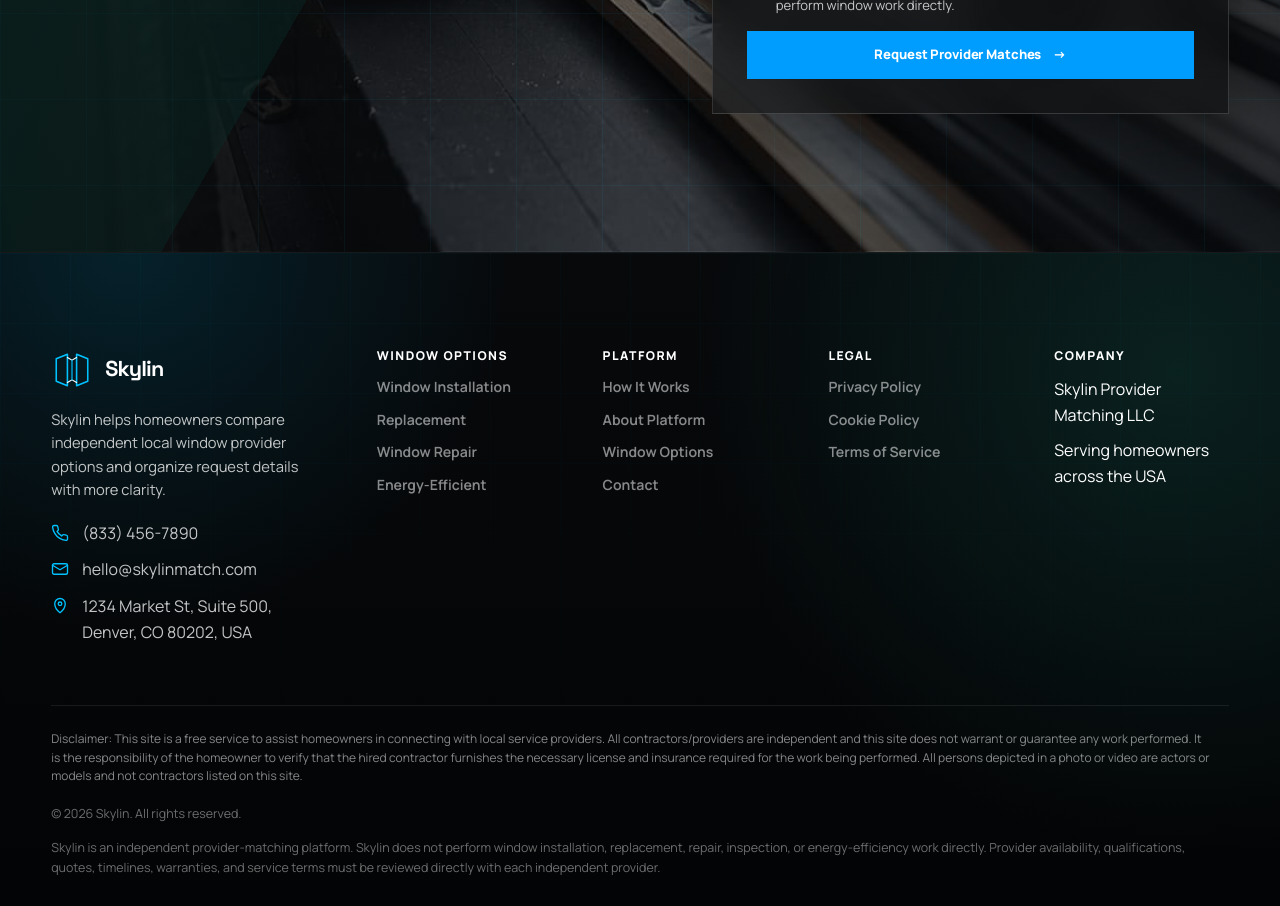
<file: energy-efficient-windows.html>
<!DOCTYPE html>
<html lang="en">

<head>
    <meta charset="UTF-8">

    <meta name="viewport" content="width=device-width, initial-scale=1.0">

    <title>Energy-Efficient Window Provider Options | Skylin</title>
    <meta name="description"
        content="Compare provider options for energy-efficient window upgrades, comfort improvements, and performance-focused projects.">

<link rel="icon" href="./assets/icons/favicon.ico" sizes="any">
<link rel="icon" type="image/svg+xml" href="./assets/icons/favicon.svg?v=5">
<link rel="apple-touch-icon" sizes="180x180" href="./assets/icons/apple-touch-icon.png">

    <link rel="stylesheet" href="./css/style.css">
</head>

<body class="service-detail-page" data-service-id="energy-efficient-windows">
    <a class="skip-link" href="#main">Skip to content</a>

    <div data-site-header></div>

    <main id="main">
        <section class="service-detail-hero" data-service-hero aria-labelledby="serviceHeroTitle">
            <div class="container-wide service-detail-hero-inner">
                <div class="service-detail-hero-copy">
                    <span class="eyebrow" data-service-kicker>Efficiency Options</span>

                    <h1 id="serviceHeroTitle">
                        <span data-service-hero-title>Compare Energy-Efficient Window Provider Options</span>
                    </h1>

                    <p data-service-hero-text>
                        Skylin helps homeowners organize efficiency-focused window requests before speaking with
                        independent providers.
                    </p>

                    <div class="hero-actions" aria-label="Service page actions">
                        <a class="btn" href="contact.html">
                            Request Provider Matches
                            <span class="arrow" aria-hidden="true">→</span>
                        </a>

                        <a class="btn btn-secondary" href="services.html">
                            View All Window Options
                            <span class="arrow" aria-hidden="true">→</span>
                        </a>
                    </div>
                </div>

                <aside class="service-detail-hero-panel" aria-label="Service platform reminder">
                    <span class="section-kicker">Aggregator-safe</span>

                    <h2>
                        <span data-company-name>Skylin</span> is not an energy window installer.
                    </h2>

                    <p>
                        The platform helps homeowners compare independent provider options. Homeowners should verify
                        licensing, insurance, quotes, timelines, product documentation, warranties, and credentials
                        directly.
                    </p>

                    <div class="service-detail-hero-list">
                        <span>Independent providers perform their own work.</span>
                        <span>Efficiency options vary by provider and product.</span>
                        <span>Quotes and warranty terms should be reviewed directly.</span>
                    </div>
                </aside>
            </div>
        </section>

        <section class="section service-detail-intro" data-service-intro aria-labelledby="serviceIntroTitle">
            <span class="section-number" aria-hidden="true">01</span>
            <span class="vertical-label" aria-hidden="true">Service Context</span>
            <div class="arch-lines" aria-hidden="true"></div>

            <div class="container-wide service-detail-intro-layout">
                <div class="service-detail-intro-copy">
                    <span class="section-kicker" data-service-kicker>Efficiency Options</span>

                    <h2 id="serviceIntroTitle">
                        <span data-service-title>Energy-Efficient Window Provider Options</span>
                    </h2>

                    <p data-service-page-intro>
                        Energy-efficient window projects can include glass packages, frame materials, insulation goals,
                        comfort improvements, and long-term performance expectations. Skylin helps turn those goals into
                        clearer provider conversations.
                    </p>

                    <p>
                        <span data-company-name>Skylin</span> does not install or service energy-efficient windows
                        directly. It helps structure the request so homeowners can compare independent provider options
                        with more clarity.
                    </p>

                    <div class="service-detail-intro-actions">
                        <a class="btn" href="contact.html">
                            Start Efficiency Request
                            <span class="arrow" aria-hidden="true">→</span>
                        </a>

                        <a class="btn btn-secondary" href="#evaluation">
                            What to Compare
                            <span class="arrow" aria-hidden="true">→</span>
                        </a>
                    </div>
                </div>

                <div class="service-detail-visual" aria-label="Energy-efficient window visual collage">
                    <div class="service-detail-photo-main"></div>
                    <div class="service-detail-photo-small"></div>

                    <div class="service-detail-photo-note">
                        <strong data-service-short-title>Energy Windows</strong>
                        <p data-service-summary>
                            Compare provider options for energy-efficient window upgrades, glass packages, and
                            comfort-focused improvements.
                        </p>
                    </div>

                    <div class="service-detail-photo-frame"></div>
                </div>
            </div>
        </section>

        <section class="section service-detail-evaluation" id="evaluation" aria-labelledby="serviceEvaluationTitle">
            <div class="blueprint-layer" aria-hidden="true"></div>
            <span class="vertical-label" aria-hidden="true">Comparison Lens</span>

            <div class="container-wide service-detail-evaluation-layout">
                <div class="section-header">
                    <div class="section-title-stack">
                        <span class="section-kicker">What to review</span>

                        <h2 id="serviceEvaluationTitle">
                            Compare efficiency goals, product details, and provider fit.
                        </h2>
                    </div>

                    <div class="section-copy">
                        <p>
                            Efficiency-focused conversations can involve glass packages, frame materials, comfort goals,
                            insulation details, product documentation, quote scope, and warranty terms.
                        </p>
                    </div>
                </div>

                <div class="service-detail-evaluation-grid" data-service-evaluation></div>
            </div>
        </section>

        <section class="section service-detail-editorial" data-service-editorial
            aria-labelledby="serviceEditorialTitle">
            <div class="container-wide service-detail-editorial-layout">
                <div class="service-detail-editorial-image" aria-label="Premium energy-efficient window interior photo">
                </div>

                <div class="service-detail-editorial-copy">
                    <span class="section-kicker">Direct verification</span>

                    <h2 id="serviceEditorialTitle">
                        Efficiency upgrades are easier to compare when goals are specific.
                    </h2>

                    <p>
                        Energy-efficient window projects can vary by room conditions, glass performance, frame material,
                        climate goals, comfort expectations, documentation, and provider recommendations. Use <span
                            data-company-name>Skylin</span> to organize the request before comparing independent
                        providers.
                    </p>

                    <ul class="service-detail-editorial-checklist" data-service-editorial-checklist></ul>

                    <a class="text-link" href="about.html">Learn how Skylin works</a>
                </div>
            </div>
        </section>

        <section class="section service-detail-related" aria-labelledby="relatedServicesTitle">
            <div class="container-wide">
                <div class="section-header">
                    <div class="section-title-stack">
                        <span class="section-kicker">Related window options</span>

                        <h2 id="relatedServicesTitle">
                            Compare nearby categories too.
                        </h2>
                    </div>

                    <div class="section-copy">
                        <p>
                            Not every project fits one category perfectly. Review related window service categories
                            before submitting your request.
                        </p>
                    </div>
                </div>

                <div class="service-detail-related-grid" data-related-services></div>
            </div>
        </section>

        <section class="section service-detail-faq" aria-labelledby="serviceFaqTitle">
            <div class="container-wide home-faq-layout">
                <div class="home-faq-panel">
                    <div class="section-title-stack">
                        <span class="section-kicker">Service questions</span>

                        <h2 id="serviceFaqTitle">
                            Before comparing energy-efficient window providers.
                        </h2>
                    </div>

                    <div class="faq-list" data-faq-list="service"></div>
                    <div data-faq-schema="service"></div>
                </div>

                <aside class="home-contact-panel" aria-label="Service legal reminder">
                    <span class="section-kicker">Reminder</span>

                    <h2>Skylin does not perform window work.</h2>

                    <p data-legal-notice>
                        Skylin is an independent provider-matching platform. Skylin does not perform window
                        installation, replacement, repair, inspection, or energy-efficiency work directly.
                    </p>

                    <div class="home-map-card" aria-label="Stylized service area map"></div>
                </aside>
            </div>
        </section>

        <section class="service-detail-cta" aria-labelledby="serviceCtaTitle">
            <div class="container-wide service-detail-cta-layout">
                <div class="service-detail-cta-copy">
                    <span class="section-kicker">Start request</span>

                    <h2 id="serviceCtaTitle" data-service-cta-title>
                        Compare energy-efficient window options
                    </h2>

                    <p data-service-cta-text>
                        Prepare your upgrade request and review local provider options.
                    </p>

                    <div class="service-detail-cta-list">
                        <span>Provider availability may vary by ZIP code.</span>
                        <span>Skylin does not guarantee provider work or energy outcomes.</span>
                        <span>Homeowners verify credentials and product details directly.</span>
                    </div>
                </div>

                <div data-form-module="contact"></div>
            </div>
        </section>
    </main>

    <div data-site-footer></div>
    <div data-policy-banner></div>

    <script src="./js/config.js"></script>
    <script src="./js/service-page.js"></script>
    <script src="./js/main.js"></script>
</body>

</html>
</file>
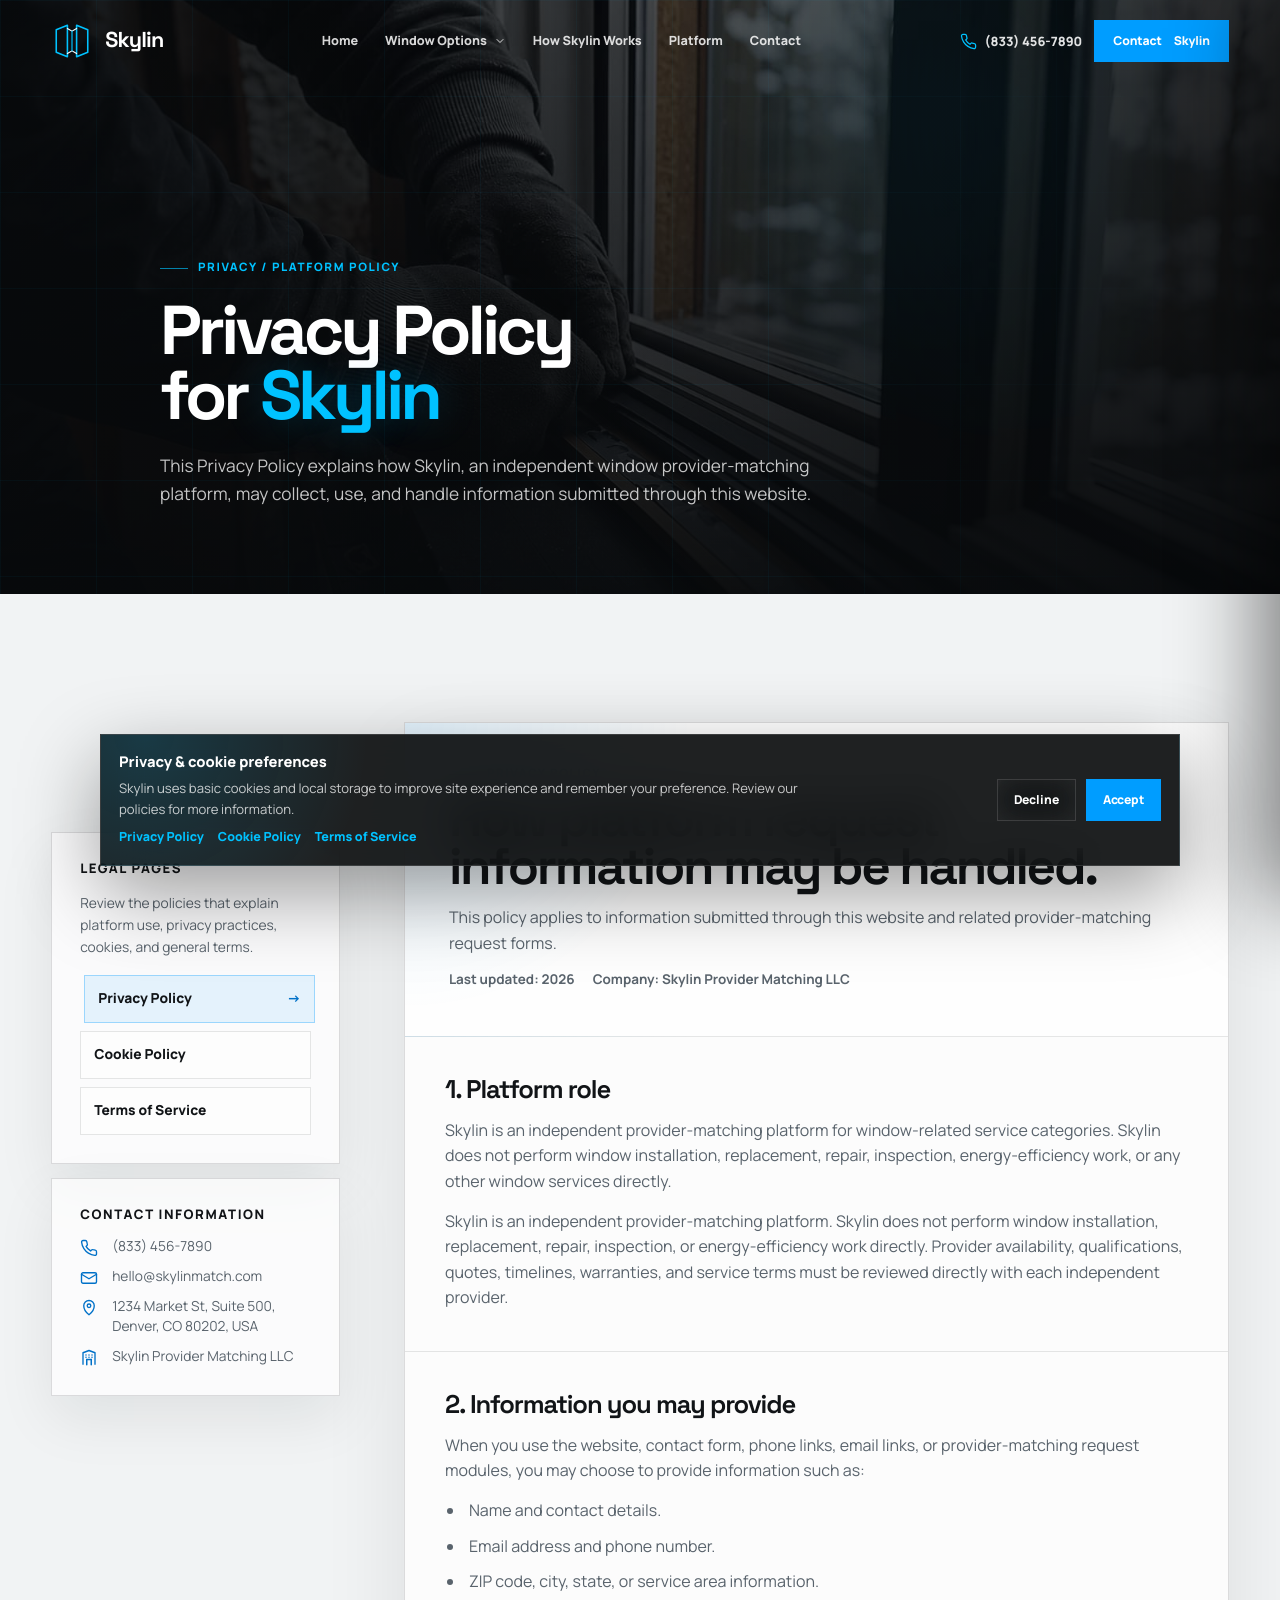
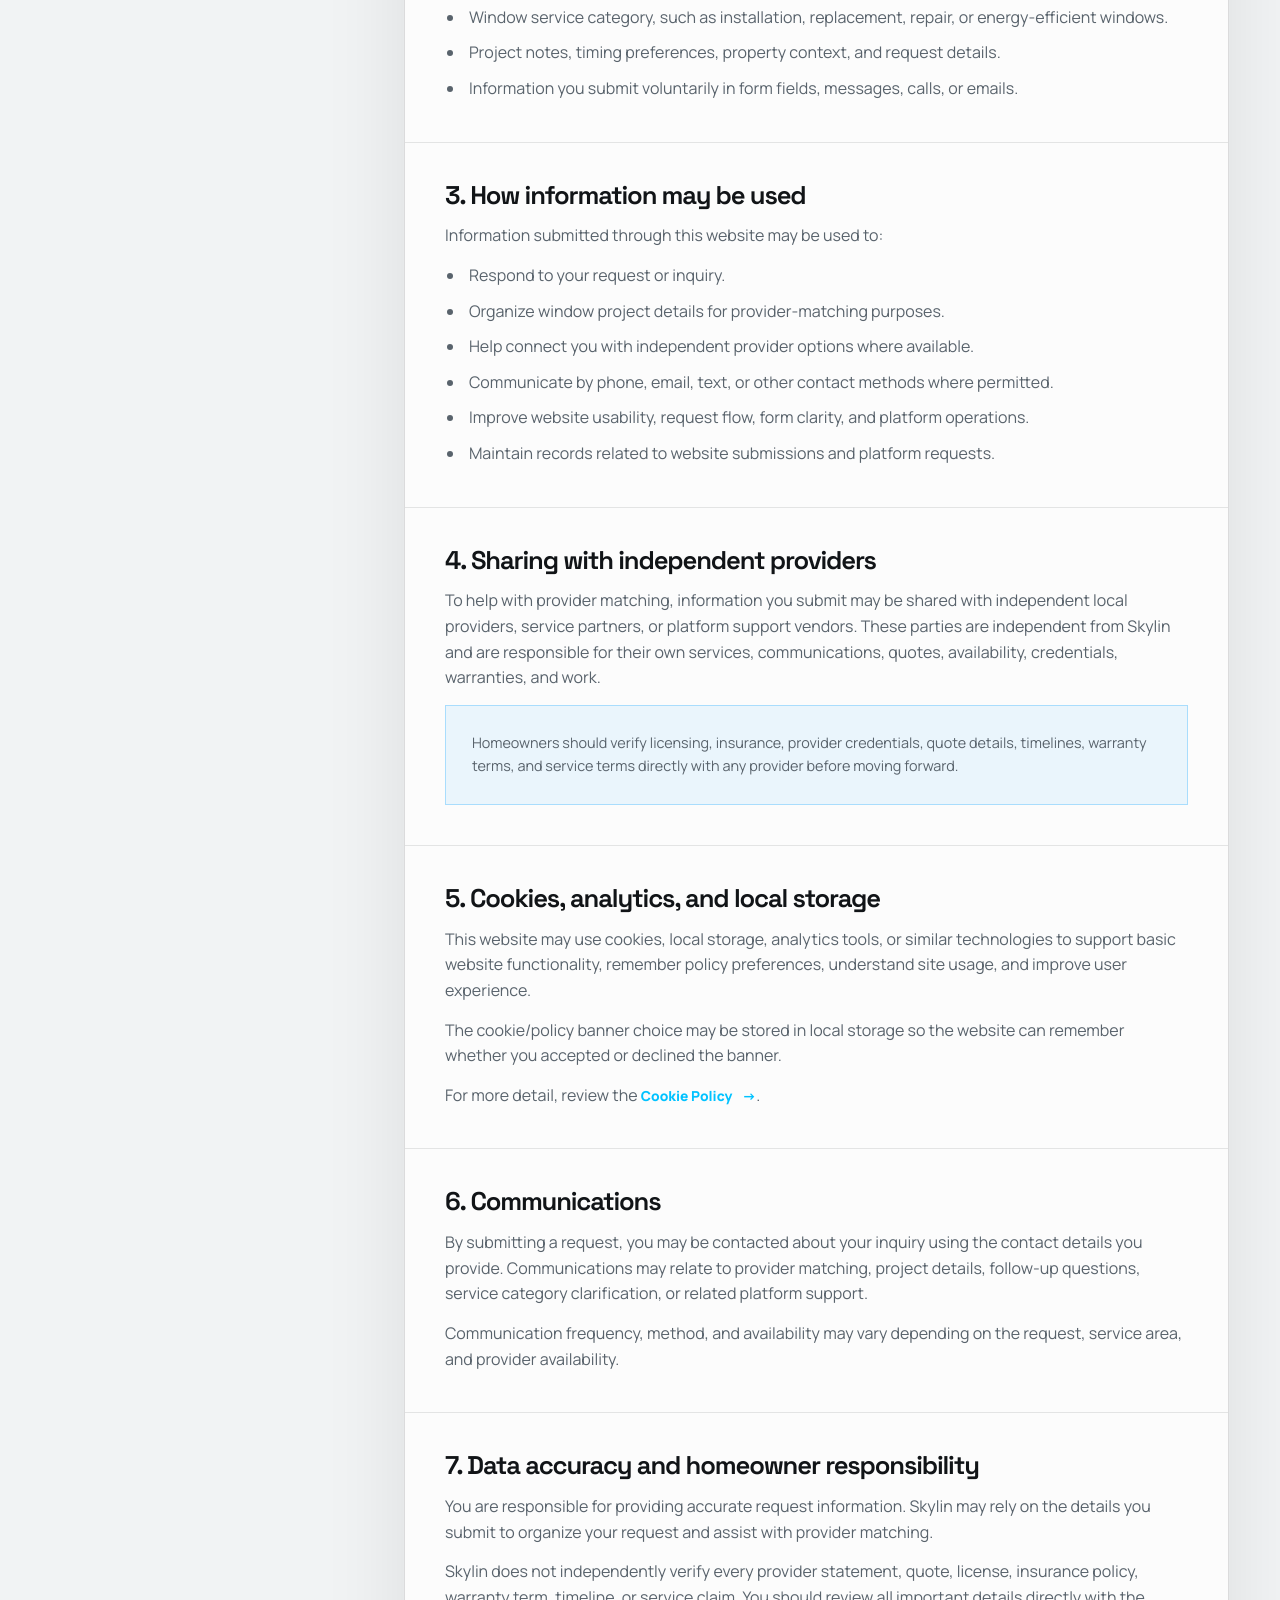
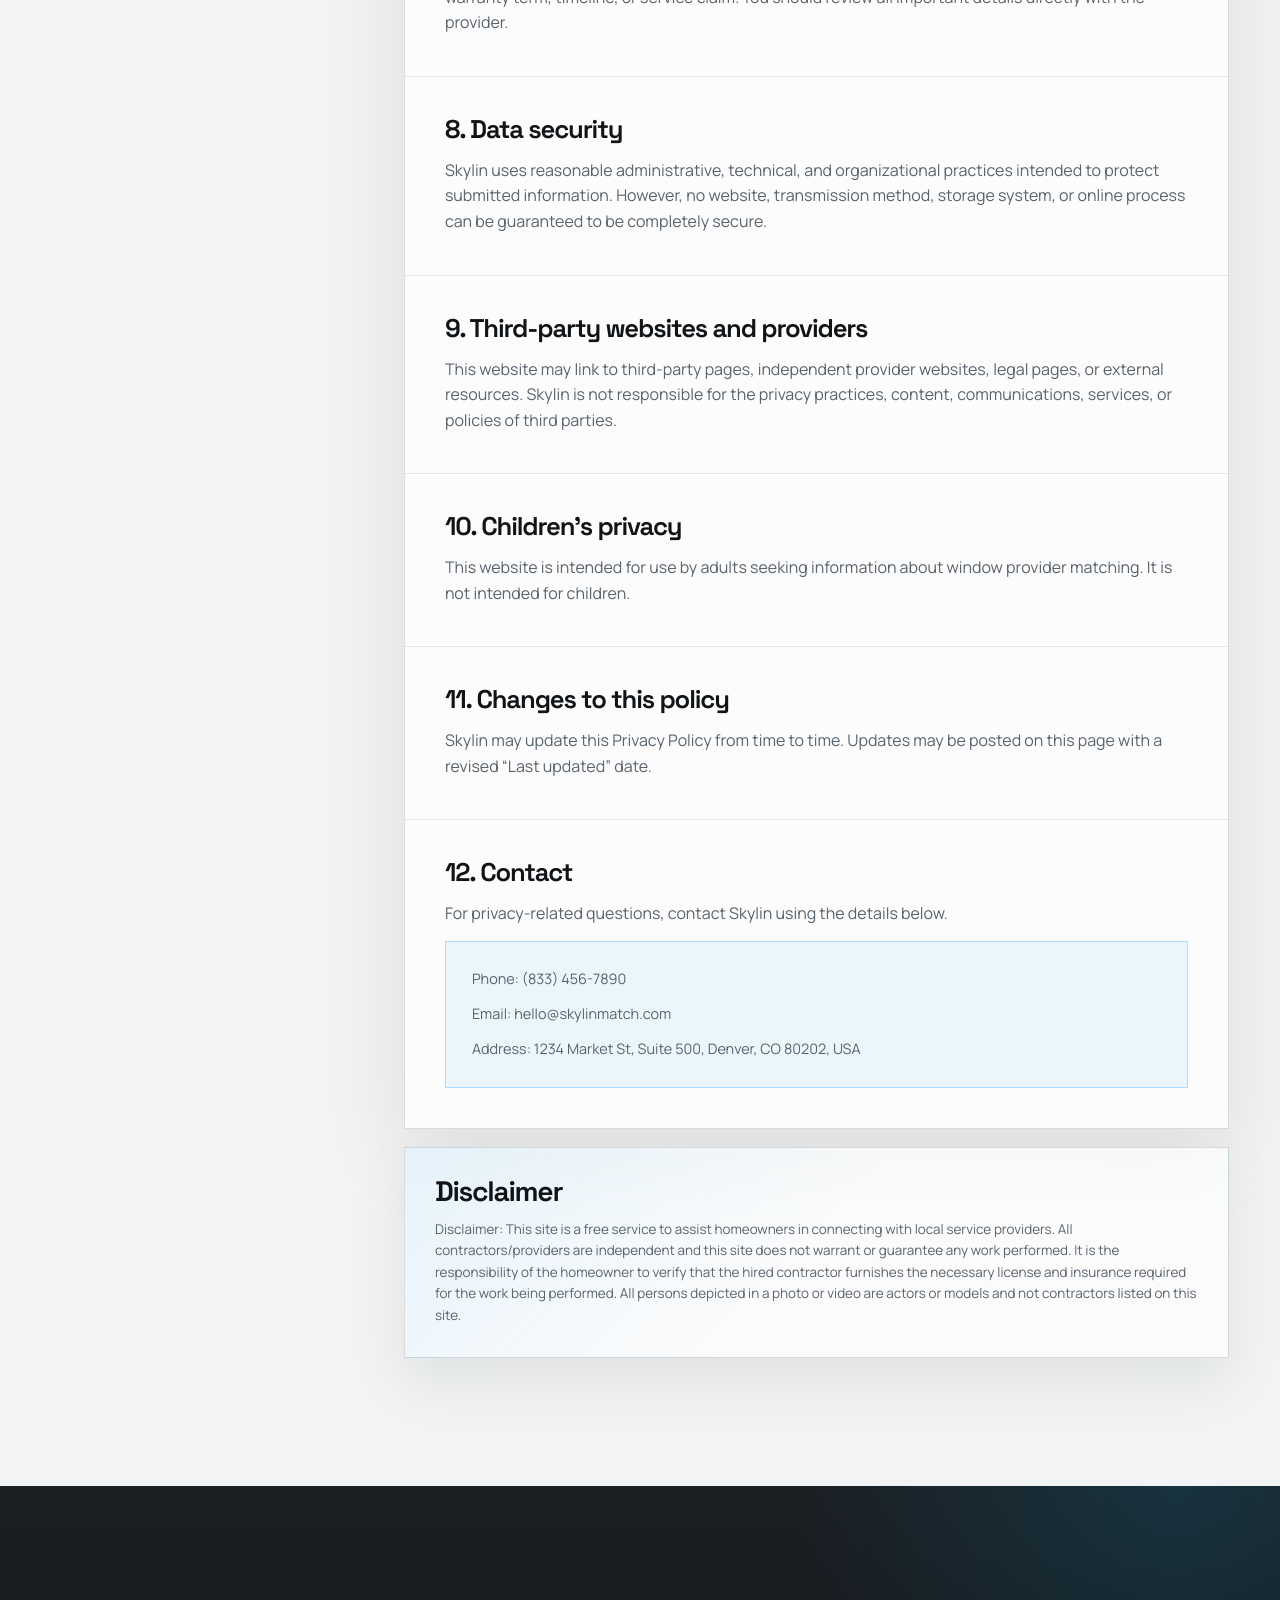
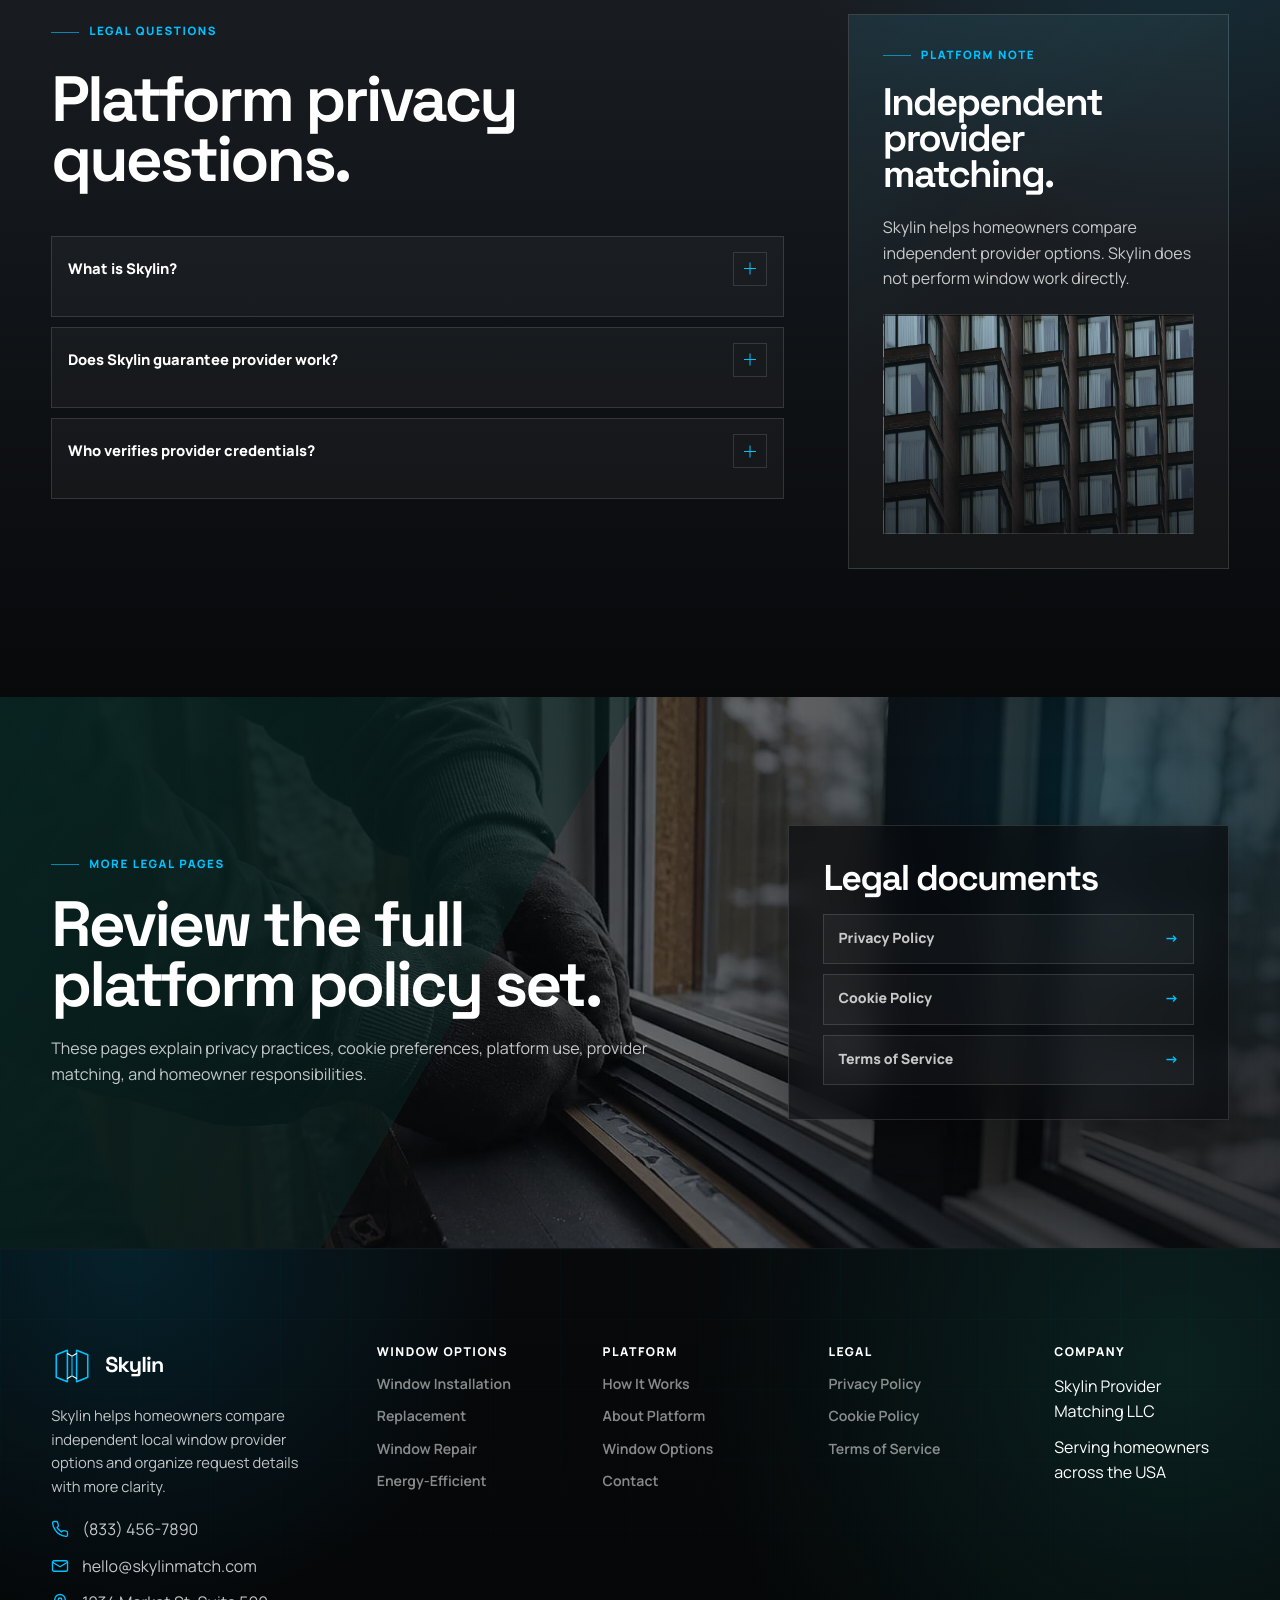
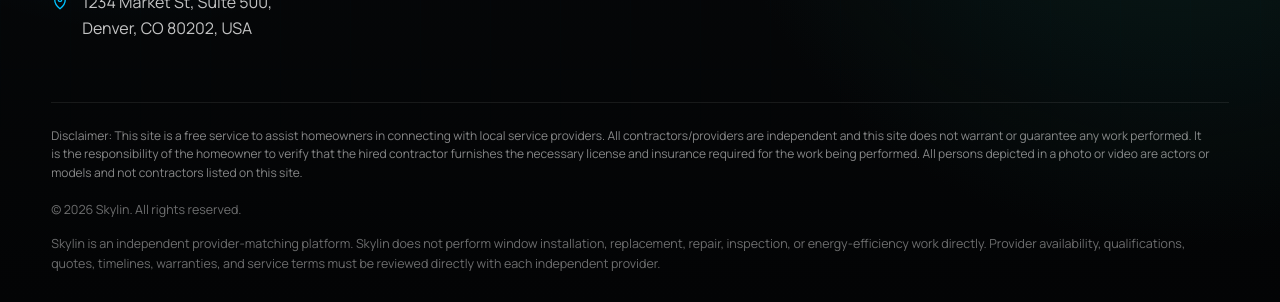
<file: privacy-policy.html>
<!DOCTYPE html>
<html lang="en">

<head>
    <meta charset="UTF-8">

    <meta name="viewport" content="width=device-width, initial-scale=1.0">

    <title>Privacy Policy | Skylin</title>
    <meta name="description"
        content="Review the Skylin Privacy Policy for information about how the provider-matching platform handles privacy-related practices.">

<link rel="icon" href="./assets/icons/favicon.ico" sizes="any">
<link rel="icon" type="image/svg+xml" href="./assets/icons/favicon.svg?v=5">
<link rel="apple-touch-icon" sizes="180x180" href="./assets/icons/apple-touch-icon.png">

    <link rel="stylesheet" href="./css/style.css">
</head>

<body class="legal-page">
    <a class="skip-link" href="#main">Skip to content</a>

    <div data-site-header></div>

    <main id="main">
        <section class="legal-hero" aria-labelledby="legalHeroTitle">
            <div class="container-wide legal-hero-inner">
                <span class="eyebrow">Privacy / Platform Policy</span>

                <h1 id="legalHeroTitle">
                    Privacy Policy for <span data-company-name>Skylin</span>
                </h1>

                <p>
                    This Privacy Policy explains how <span data-company-name>Skylin</span>, an independent window
                    provider-matching platform, may collect, use, and handle information submitted through this website.
                </p>
            </div>
        </section>

        <section class="section legal-content-section" aria-labelledby="privacyContentTitle">
            <div class="container-wide legal-layout">
                <aside class="legal-sidebar" aria-label="Legal navigation">
                    <div class="legal-sidebar-card">
                        <h2>Legal pages</h2>

                        <p>
                            Review the policies that explain platform use, privacy practices, cookies, and general
                            terms.
                        </p>

                        <nav class="legal-nav" aria-label="Legal document links" data-legal-sidebar-links></nav>
                    </div>

                    <div class="legal-sidebar-card legal-contact-card">
                        <h2>Contact information</h2>

                        <div data-legal-contact></div>
                    </div>
                </aside>

                <article class="legal-article">
                    <div class="legal-document">
                        <header class="legal-document-header">
                            <span class="section-kicker">Privacy Policy</span>

                            <h2 id="privacyContentTitle">
                                How platform request information may be handled.
                            </h2>

                            <p>
                                This policy applies to information submitted through this website and related
                                provider-matching request forms.
                            </p>

                            <div class="legal-updated">
                                <span data-legal-updated>Last updated: 2026</span>
                                <span>Company: <span data-company-id>Skylin Provider Matching LLC</span></span>
                            </div>
                        </header>

                        <section class="legal-block">
                            <h3>1. Platform role</h3>

                            <p>
                                <span data-company-name>Skylin</span> is an independent provider-matching platform for
                                window-related service categories. Skylin does not perform window installation,
                                replacement, repair, inspection, energy-efficiency work, or any other window services
                                directly.
                            </p>

                            <p data-legal-notice>
                                Skylin is an independent provider-matching platform. Skylin does not perform window
                                installation, replacement, repair, inspection, or energy-efficiency work directly.
                                Provider availability, qualifications, quotes, timelines, warranties, and service terms
                                must be reviewed directly with each independent provider.
                            </p>
                        </section>

                        <section class="legal-block">
                            <h3>2. Information you may provide</h3>

                            <p>
                                When you use the website, contact form, phone links, email links, or provider-matching
                                request modules, you may choose to provide information such as:
                            </p>

                            <ul>
                                <li>Name and contact details.</li>
                                <li>Email address and phone number.</li>
                                <li>ZIP code, city, state, or service area information.</li>
                                <li>Window service category, such as installation, replacement, repair, or
                                    energy-efficient windows.</li>
                                <li>Project notes, timing preferences, property context, and request details.</li>
                                <li>Information you submit voluntarily in form fields, messages, calls, or emails.</li>
                            </ul>
                        </section>

                        <section class="legal-block">
                            <h3>3. How information may be used</h3>

                            <p>
                                Information submitted through this website may be used to:
                            </p>

                            <ul>
                                <li>Respond to your request or inquiry.</li>
                                <li>Organize window project details for provider-matching purposes.</li>
                                <li>Help connect you with independent provider options where available.</li>
                                <li>Communicate by phone, email, text, or other contact methods where permitted.</li>
                                <li>Improve website usability, request flow, form clarity, and platform operations.</li>
                                <li>Maintain records related to website submissions and platform requests.</li>
                            </ul>
                        </section>

                        <section class="legal-block">
                            <h3>4. Sharing with independent providers</h3>

                            <p>
                                To help with provider matching, information you submit may be shared with independent
                                local providers, service partners, or platform support vendors. These parties are
                                independent from Skylin and are responsible for their own services, communications,
                                quotes, availability, credentials, warranties, and work.
                            </p>

                            <div class="legal-note-panel">
                                <p>
                                    Homeowners should verify licensing, insurance, provider credentials, quote details,
                                    timelines, warranty terms, and service terms directly with any provider before
                                    moving forward.
                                </p>
                            </div>
                        </section>

                        <section class="legal-block">
                            <h3>5. Cookies, analytics, and local storage</h3>

                            <p>
                                This website may use cookies, local storage, analytics tools, or similar technologies to
                                support basic website functionality, remember policy preferences, understand site usage,
                                and improve user experience.
                            </p>

                            <p>
                                The cookie/policy banner choice may be stored in local storage so the website can
                                remember whether you accepted or declined the banner.
                            </p>

                            <p>
                                For more detail, review the <a class="text-link" href="cookie-policy.html">Cookie
                                    Policy</a>.
                            </p>
                        </section>

                        <section class="legal-block">
                            <h3>6. Communications</h3>

                            <p>
                                By submitting a request, you may be contacted about your inquiry using the contact
                                details you provide. Communications may relate to provider matching, project details,
                                follow-up questions, service category clarification, or related platform support.
                            </p>

                            <p>
                                Communication frequency, method, and availability may vary depending on the request,
                                service area, and provider availability.
                            </p>
                        </section>

                        <section class="legal-block">
                            <h3>7. Data accuracy and homeowner responsibility</h3>

                            <p>
                                You are responsible for providing accurate request information. Skylin may rely on the
                                details you submit to organize your request and assist with provider matching.
                            </p>

                            <p>
                                Skylin does not independently verify every provider statement, quote, license, insurance
                                policy, warranty term, timeline, or service claim. You should review all important
                                details directly with the provider.
                            </p>
                        </section>

                        <section class="legal-block">
                            <h3>8. Data security</h3>

                            <p>
                                Skylin uses reasonable administrative, technical, and organizational practices intended
                                to protect submitted information. However, no website, transmission method, storage
                                system, or online process can be guaranteed to be completely secure.
                            </p>
                        </section>

                        <section class="legal-block">
                            <h3>9. Third-party websites and providers</h3>

                            <p>
                                This website may link to third-party pages, independent provider websites, legal pages,
                                or external resources. Skylin is not responsible for the privacy practices, content,
                                communications, services, or policies of third parties.
                            </p>
                        </section>

                        <section class="legal-block">
                            <h3>10. Children’s privacy</h3>

                            <p>
                                This website is intended for use by adults seeking information about window provider
                                matching. It is not intended for children.
                            </p>
                        </section>

                        <section class="legal-block">
                            <h3>11. Changes to this policy</h3>

                            <p>
                                Skylin may update this Privacy Policy from time to time. Updates may be posted on this
                                page with a revised “Last updated” date.
                            </p>
                        </section>

                        <section class="legal-block">
                            <h3>12. Contact</h3>

                            <p>
                                For privacy-related questions, contact <span data-company-name>Skylin</span> using the
                                details below.
                            </p>

                            <div class="legal-note-panel">
                                <p>
                                    Phone: <a href="tel:+18334567890" data-phone-link data-phone-text>(833) 456-7890</a>
                                </p>

                                <p>
                                    Email: <a href="mailto:hello@skylinmatch.com" data-email-link
                                        data-email-text>hello@skylinmatch.com</a>
                                </p>

                                <p>
                                    Address: <span data-address-text>1234 Market St, Suite 500, Denver, CO 80202,
                                        USA</span>
                                </p>
                            </div>
                        </section>
                    </div>

                    <aside class="legal-disclaimer-box" aria-label="Disclaimer">
                        <h3>Disclaimer</h3>

                        <p data-disclaimer>
                            Disclaimer: This site is a free service to assist homeowners in connecting with local
                            service providers. All contractors/providers are independent and this site does not warrant
                            or guarantee any work performed. It is the responsibility of the homeowner to verify that
                            the hired contractor furnishes the necessary license and insurance required for the work
                            being performed. All persons depicted in a photo or video are actors or models and not
                            contractors listed on this site.
                        </p>
                    </aside>
                </article>
            </div>
        </section>

        <section class="section legal-faq-section" aria-labelledby="legalFaqTitle">
            <div class="container-wide home-faq-layout">
                <div class="home-faq-panel">
                    <div class="section-title-stack">
                        <span class="section-kicker">Legal questions</span>

                        <h2 id="legalFaqTitle">
                            Platform privacy questions.
                        </h2>
                    </div>

                    <div class="faq-list" data-faq-list="legal"></div>
                    <div data-faq-schema="legal"></div>
                </div>

                <aside class="home-contact-panel" aria-label="Legal platform note">
                    <span class="section-kicker">Platform note</span>

                    <h2>Independent provider matching.</h2>

                    <p>
                        Skylin helps homeowners compare independent provider options. Skylin does not perform window
                        work directly.
                    </p>

                    <div class="home-map-card" aria-label="Stylized service area map"></div>
                </aside>
            </div>
        </section>

        <section class="section legal-cta" aria-labelledby="legalCtaTitle">
            <div class="container-wide legal-cta-layout">
                <div class="legal-cta-copy">
                    <span class="section-kicker">More legal pages</span>

                    <h2 id="legalCtaTitle">
                        Review the full platform policy set.
                    </h2>

                    <p>
                        These pages explain privacy practices, cookie preferences, platform use, provider matching, and
                        homeowner responsibilities.
                    </p>
                </div>

                <aside class="legal-cta-panel">
                    <h3>Legal documents</h3>

                    <nav class="legal-cta-links" aria-label="Legal document links" data-legal-cta-links></nav>
                </aside>
            </div>
        </section>
    </main>

    <div data-site-footer></div>
    <div data-policy-banner></div>

    <script src="./js/config.js"></script>
    <script src="./js/legal.js"></script>
    <script src="./js/main.js"></script>
</body>

</html>
</file>
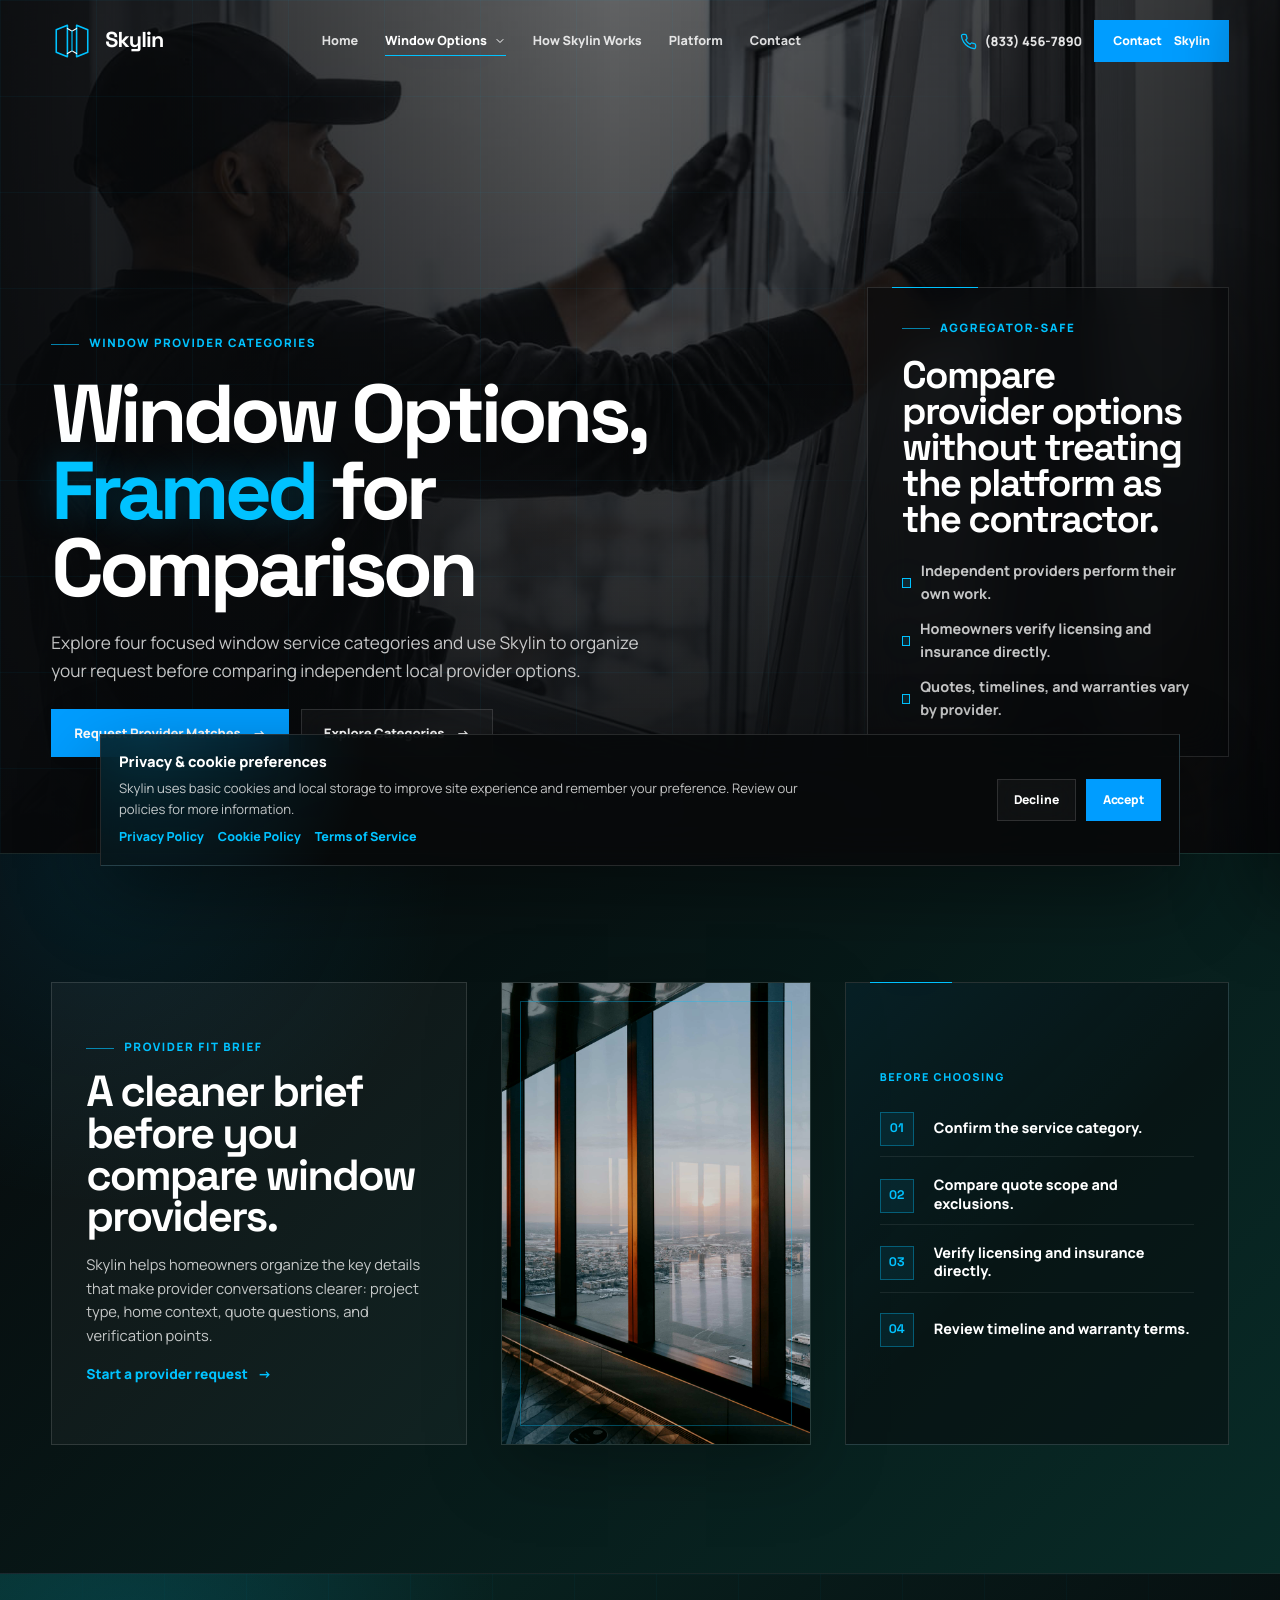
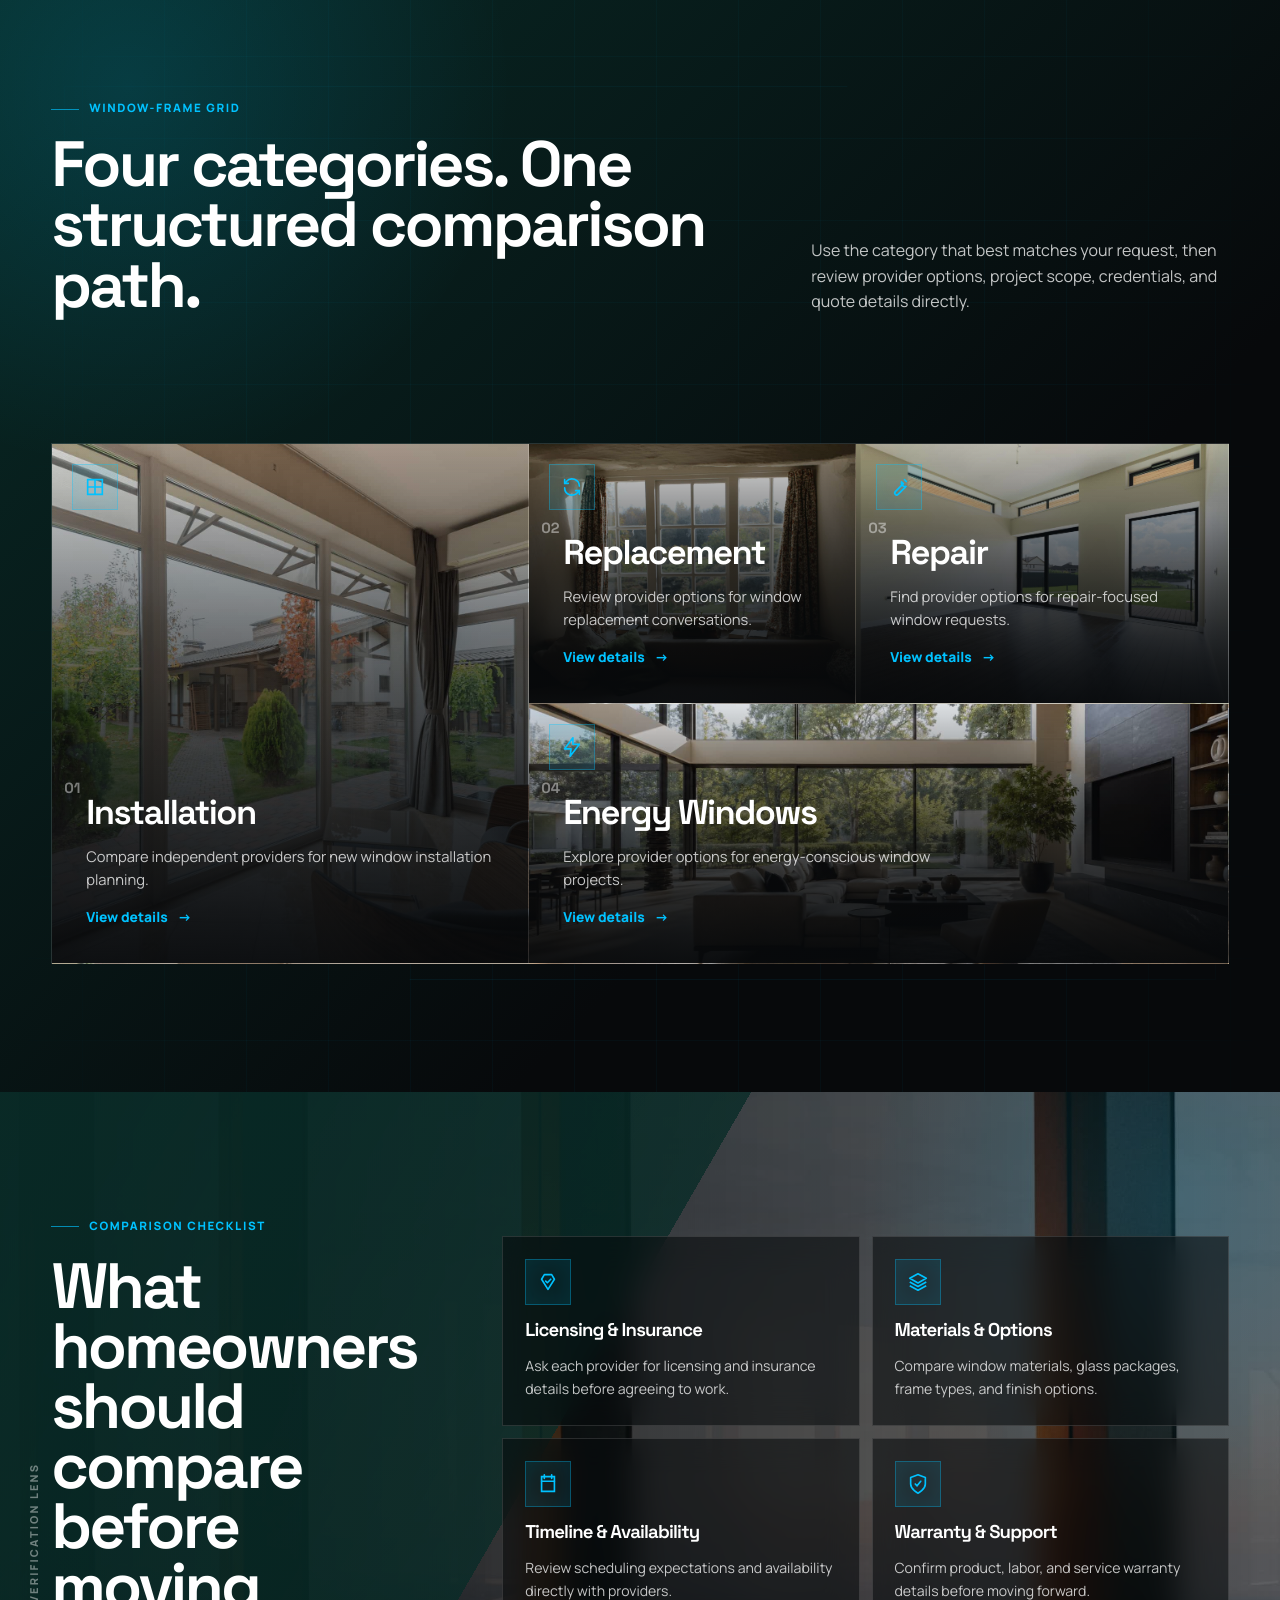
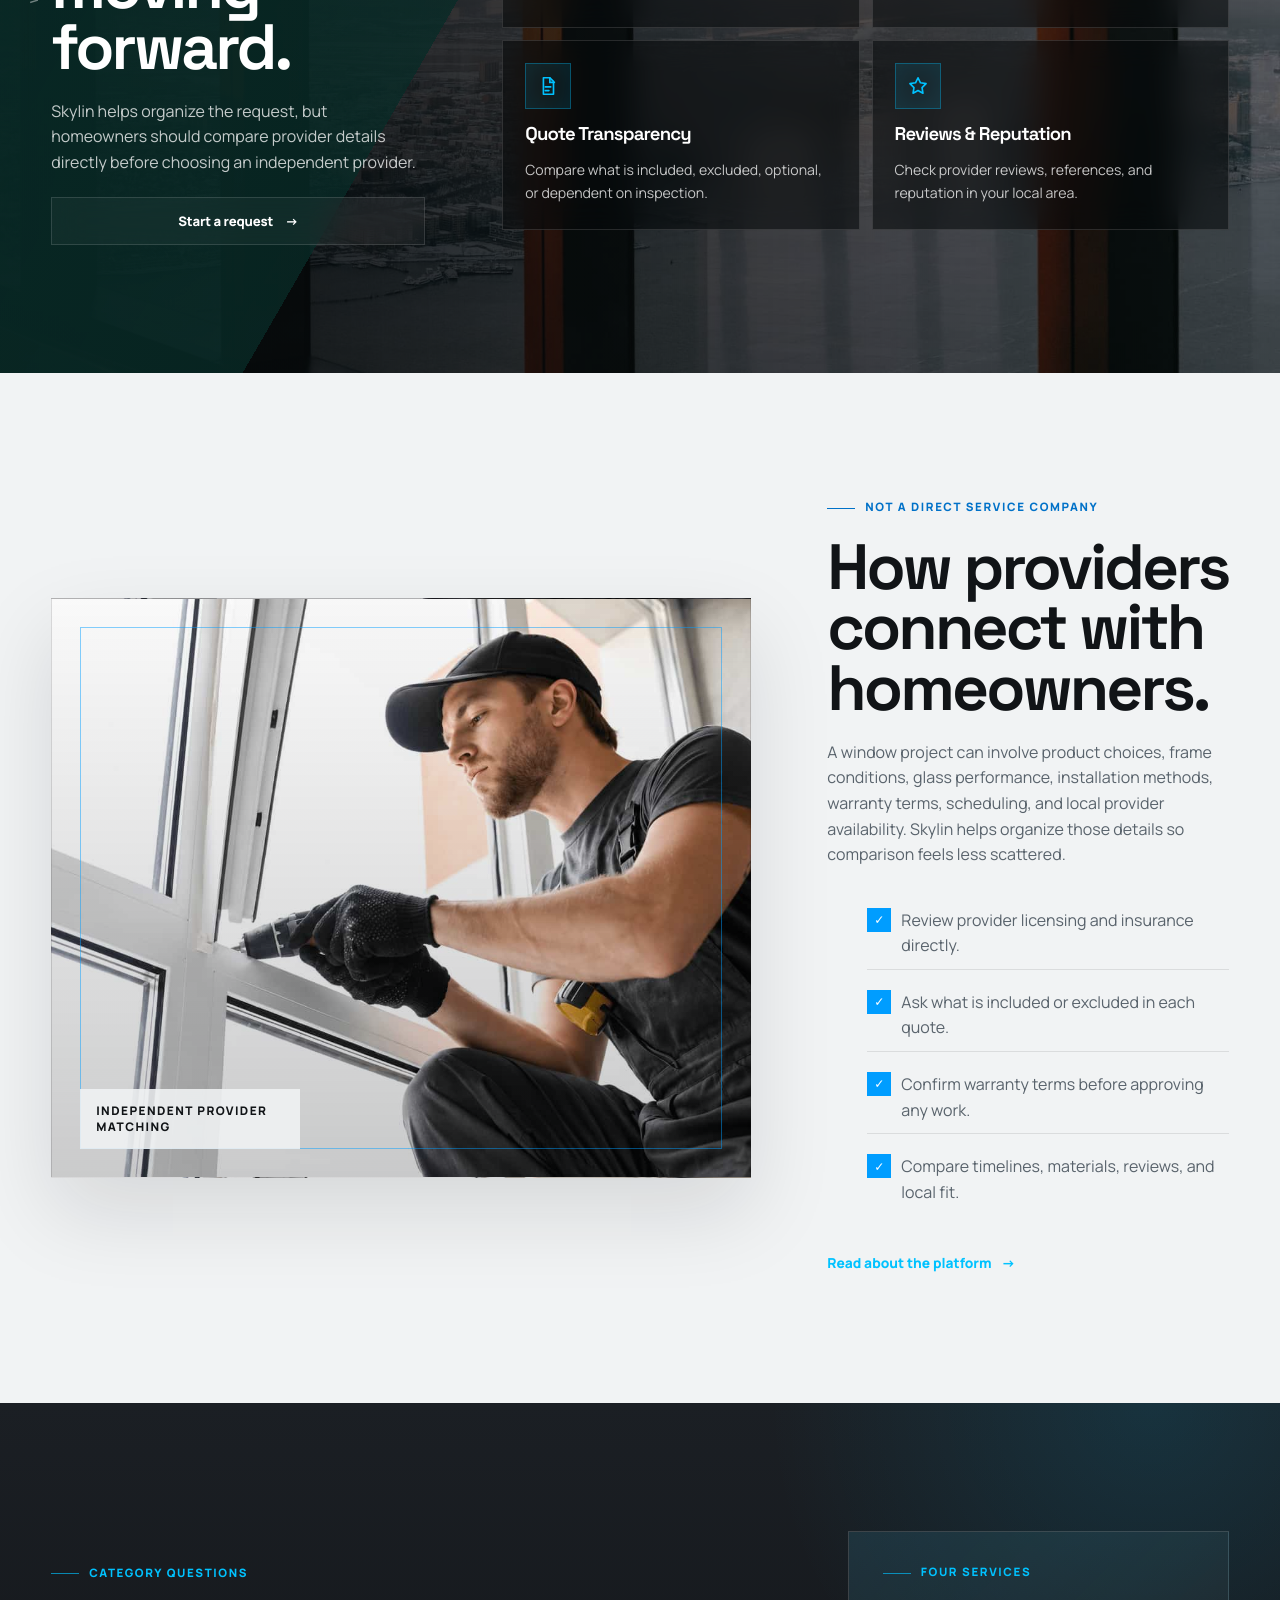
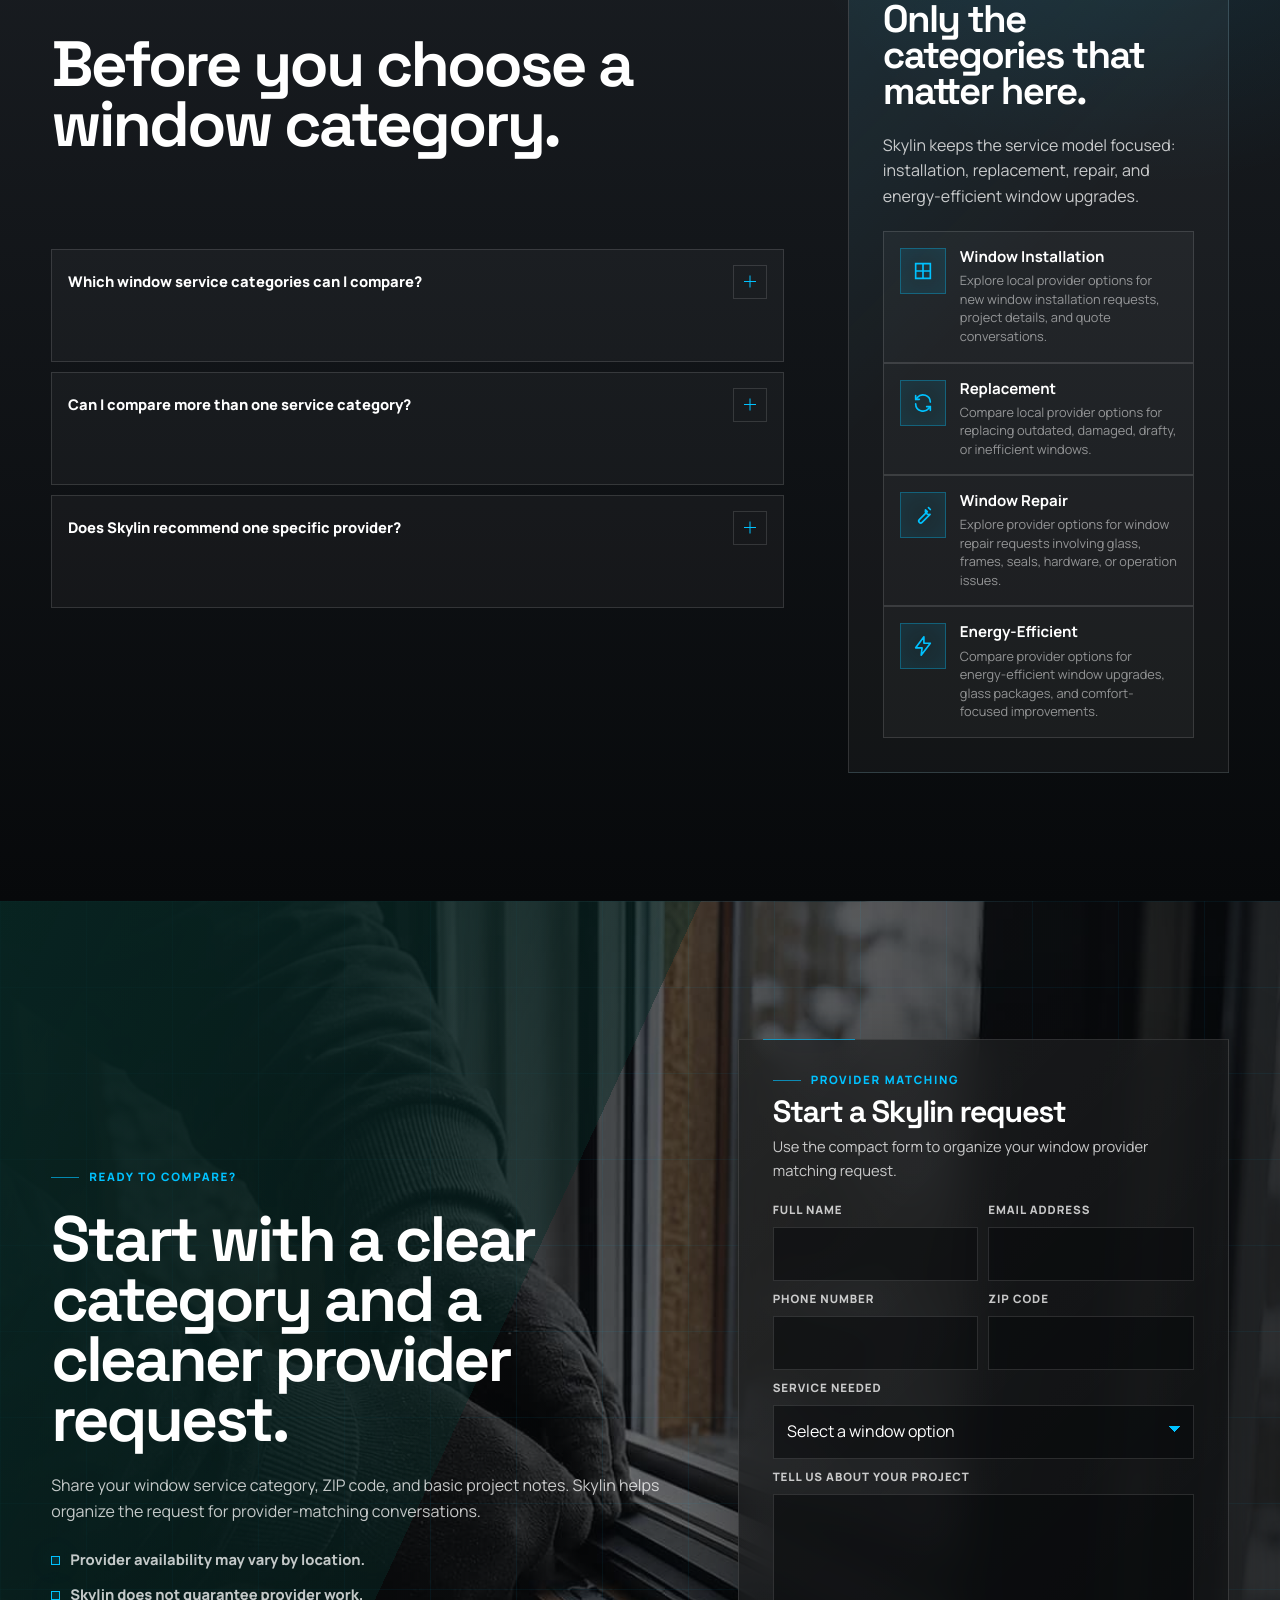
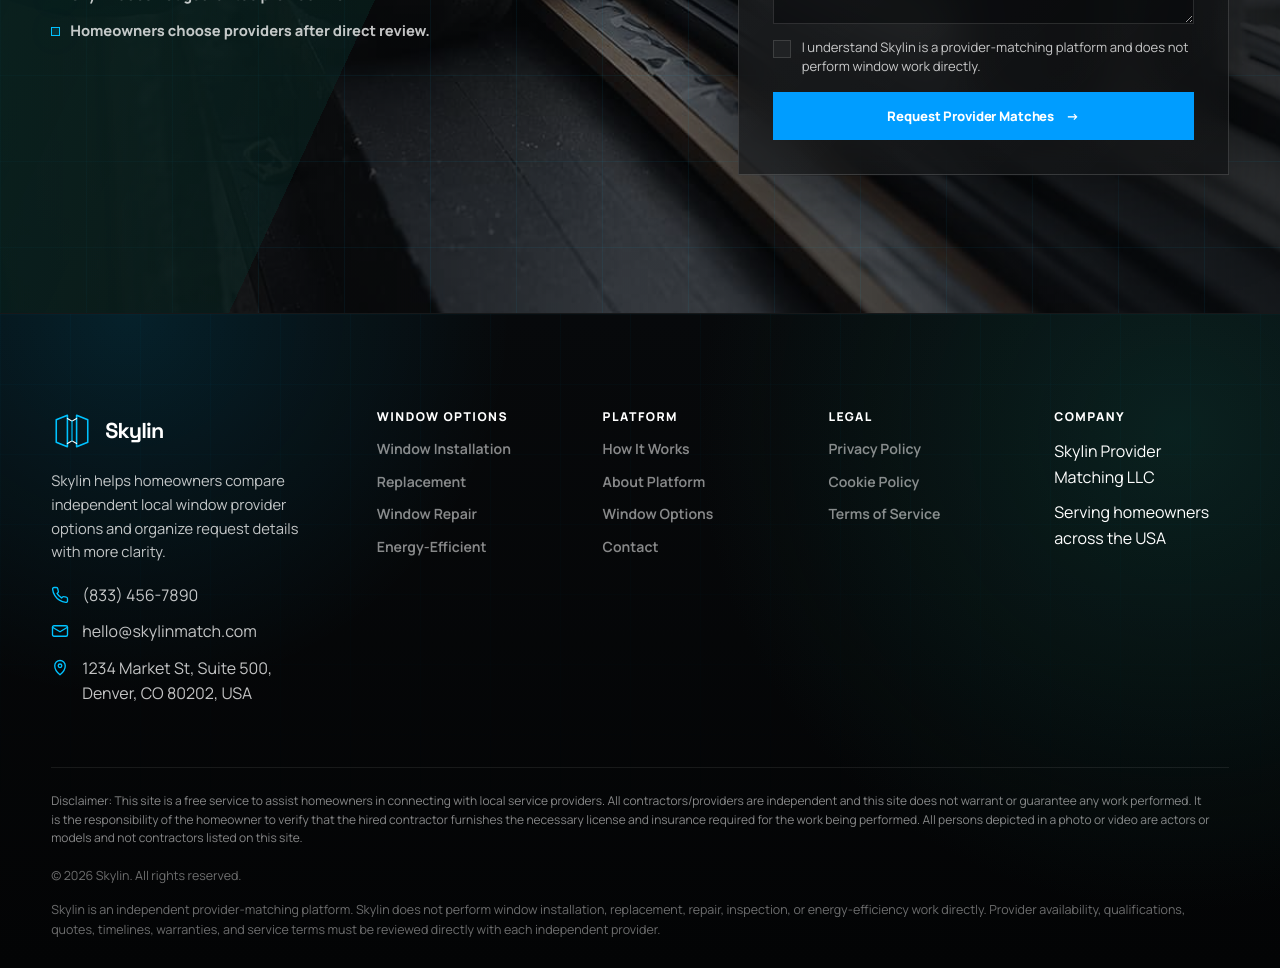
<file: services.html>
<!DOCTYPE html>
<html lang="en">

<head>
    <meta charset="UTF-8">

    <meta name="viewport" content="width=device-width, initial-scale=1.0">

    <title>Window Options | Skylin</title>
    <meta name="description"
        content="Explore Skylin window service categories and compare independent provider options for installation, replacement, repair, and energy-efficient windows.">
<link rel="icon" href="./assets/icons/favicon.ico" sizes="any">
<link rel="icon" type="image/svg+xml" href="./assets/icons/favicon.svg?v=5">
<link rel="apple-touch-icon" sizes="180x180" href="./assets/icons/apple-touch-icon.png">

    <link rel="stylesheet" href="./css/style.css">
</head>

<body class="services-page">
    <a class="skip-link" href="#main">Skip to content</a>

    <div data-site-header></div>

    <main id="main">
        <section class="services-hero" aria-labelledby="servicesHeroTitle">
            <div class="container-wide services-hero-inner">
                <div class="services-hero-copy">
                    <span class="eyebrow">Window provider categories</span>

                    <h1 id="servicesHeroTitle">
                        Window Options, <span>Framed</span> for Comparison
                    </h1>

                    <p>
                        Explore four focused window service categories and use <span data-company-name>Skylin</span> to
                        organize your request before comparing independent local provider options.
                    </p>

                    <div class="hero-actions" aria-label="Services page actions">
                        <a class="btn" href="contact.html">
                            Request Provider Matches
                            <span class="arrow" aria-hidden="true">→</span>
                        </a>

                        <a class="btn btn-secondary" href="#service-portfolio">
                            Explore Categories
                            <span class="arrow" aria-hidden="true">→</span>
                        </a>
                    </div>
                </div>

                <aside class="services-hero-panel" aria-label="Platform reminder">
                    <span class="section-kicker">Aggregator-safe</span>

                    <h2>Compare provider options without treating the platform as the contractor.</h2>

                    <div class="services-hero-panel-list">
                        <span>Independent providers perform their own work.</span>
                        <span>Homeowners verify licensing and insurance directly.</span>
                        <span>Quotes, timelines, and warranties vary by provider.</span>
                    </div>
                </aside>
            </div>
        </section>

<section class="section services-brief" id="service-portfolio" aria-labelledby="servicesBriefTitle">
    <div class="container-wide services-brief-layout">
        <div class="services-brief-copy">
            <span class="section-kicker">Provider fit brief</span>

            <h2 id="servicesBriefTitle">
                A cleaner brief before you compare window providers.
            </h2>

            <p>
                <span data-company-name>Skylin</span> helps homeowners organize the key details that make provider
                conversations clearer: project type, home context, quote questions, and verification points.
            </p>

            <a class="text-link" href="contact.html">Start a provider request</a>
        </div>

        <figure class="services-brief-photo">
            <img src="./assets/images/interior-window-02.jpg"
                alt="Modern interior window with clean architectural light" loading="lazy">
        </figure>

        <div class="services-brief-panel" aria-label="Provider comparison checklist">
            <span class="services-brief-panel-label">Before choosing</span>

            <ul class="services-brief-list">
                <li>
                    <span>01</span>
                    <strong>Confirm the service category.</strong>
                </li>

                <li>
                    <span>02</span>
                    <strong>Compare quote scope and exclusions.</strong>
                </li>

                <li>
                    <span>03</span>
                    <strong>Verify licensing and insurance directly.</strong>
                </li>

                <li>
                    <span>04</span>
                    <strong>Review timeline and warranty terms.</strong>
                </li>
            </ul>
        </div>
    </div>
</section>

        <section class="section services-frame-section" aria-labelledby="windowFrameTitle">
            <div class="blueprint-layer" aria-hidden="true"></div>

            <div class="container-wide services-frame-layout">
                <div class="section-header">
                    <div class="section-title-stack">
                        <span class="section-kicker">Window-frame grid</span>

                        <h2 id="windowFrameTitle">
                            Four categories. One structured comparison path.
                        </h2>
                    </div>

                    <div class="section-copy">
                        <p>
                            Use the category that best matches your request, then review provider options, project
                            scope, credentials, and quote details directly.
                        </p>
                    </div>
                </div>

                <div class="window-frame-grid" data-window-frame-grid></div>
            </div>
        </section>

        <section class="section services-lens" aria-labelledby="servicesLensTitle">
            <span class="vertical-label" aria-hidden="true">Verification Lens</span>

            <div class="container-wide services-lens-layout">
                <div class="services-lens-copy">
                    <span class="section-kicker">Comparison checklist</span>

                    <h2 id="servicesLensTitle">
                        What homeowners should compare before moving forward.
                    </h2>

                    <p>
                        <span data-company-name>Skylin</span> helps organize the request, but homeowners should compare
                        provider details directly before choosing an independent provider.
                    </p>

                    <a class="btn btn-secondary" href="contact.html">
                        Start a request
                        <span class="arrow" aria-hidden="true">→</span>
                    </a>
                </div>

                <div class="services-lens-grid" data-services-lens></div>
            </div>
        </section>

        <section class="section services-editorial" aria-labelledby="servicesEditorialTitle">
            <div class="container-wide services-editorial-layout">
                <div class="services-editorial-image" aria-label="Premium interior window photo"></div>

                <div class="services-editorial-copy">
                    <span class="section-kicker">Not a direct service company</span>

                    <h2 id="servicesEditorialTitle">
                        How providers connect with homeowners.
                    </h2>

                    <p>
                        A window project can involve product choices, frame conditions, glass performance, installation
                        methods, warranty terms, scheduling, and local provider availability. Skylin helps organize
                        those details so comparison feels less scattered.
                    </p>

                    <ul class="editorial-checklist">
                        <li>Review provider licensing and insurance directly.</li>
                        <li>Ask what is included or excluded in each quote.</li>
                        <li>Confirm warranty terms before approving any work.</li>
                        <li>Compare timelines, materials, reviews, and local fit.</li>
                    </ul>

                    <a class="text-link" href="about.html">Read about the platform</a>
                </div>
            </div>
        </section>

        <section class="section home-faq" aria-labelledby="servicesFaqTitle">
            <div class="container-wide home-faq-layout">
                <div class="home-faq-panel">
                    <div class="section-title-stack">
                        <span class="section-kicker">Category questions</span>

                        <h2 id="servicesFaqTitle">
                            Before you choose a window category.
                        </h2>
                    </div>

                    <div class="faq-list" data-faq-list="services"></div>
                    <div data-faq-schema="services"></div>
                </div>

                <aside class="home-contact-panel" aria-label="Window options summary">
                    <span class="section-kicker">Four services</span>

                    <h2>Only the categories that matter here.</h2>

                    <p>
                        Skylin keeps the service model focused: installation, replacement, repair, and energy-efficient
                        window upgrades.
                    </p>

                    <div class="service-list-compact" data-service-list="compact"></div>
                </aside>
            </div>
        </section>

        <section class="services-cta" aria-labelledby="servicesCtaTitle">
            <div class="container-wide services-cta-layout">
                <div class="services-cta-copy">
                    <span class="section-kicker">Ready to compare?</span>

                    <h2 id="servicesCtaTitle">
                        Start with a clear category and a cleaner provider request.
                    </h2>

                    <p>
                        Share your window service category, ZIP code, and basic project notes. Skylin helps organize the
                        request for provider-matching conversations.
                    </p>

                    <div class="services-cta-lines">
                        <span>Provider availability may vary by location.</span>
                        <span>Skylin does not guarantee provider work.</span>
                        <span>Homeowners choose providers after direct review.</span>
                    </div>
                </div>

                <div data-form-module="contact"></div>
            </div>
        </section>
    </main>

    <div data-site-footer></div>
    <div data-policy-banner></div>

    <script src="./js/config.js"></script>
    <script src="./js/services.js"></script>
    <script src="./js/main.js"></script>
</body>

</html>
</file>
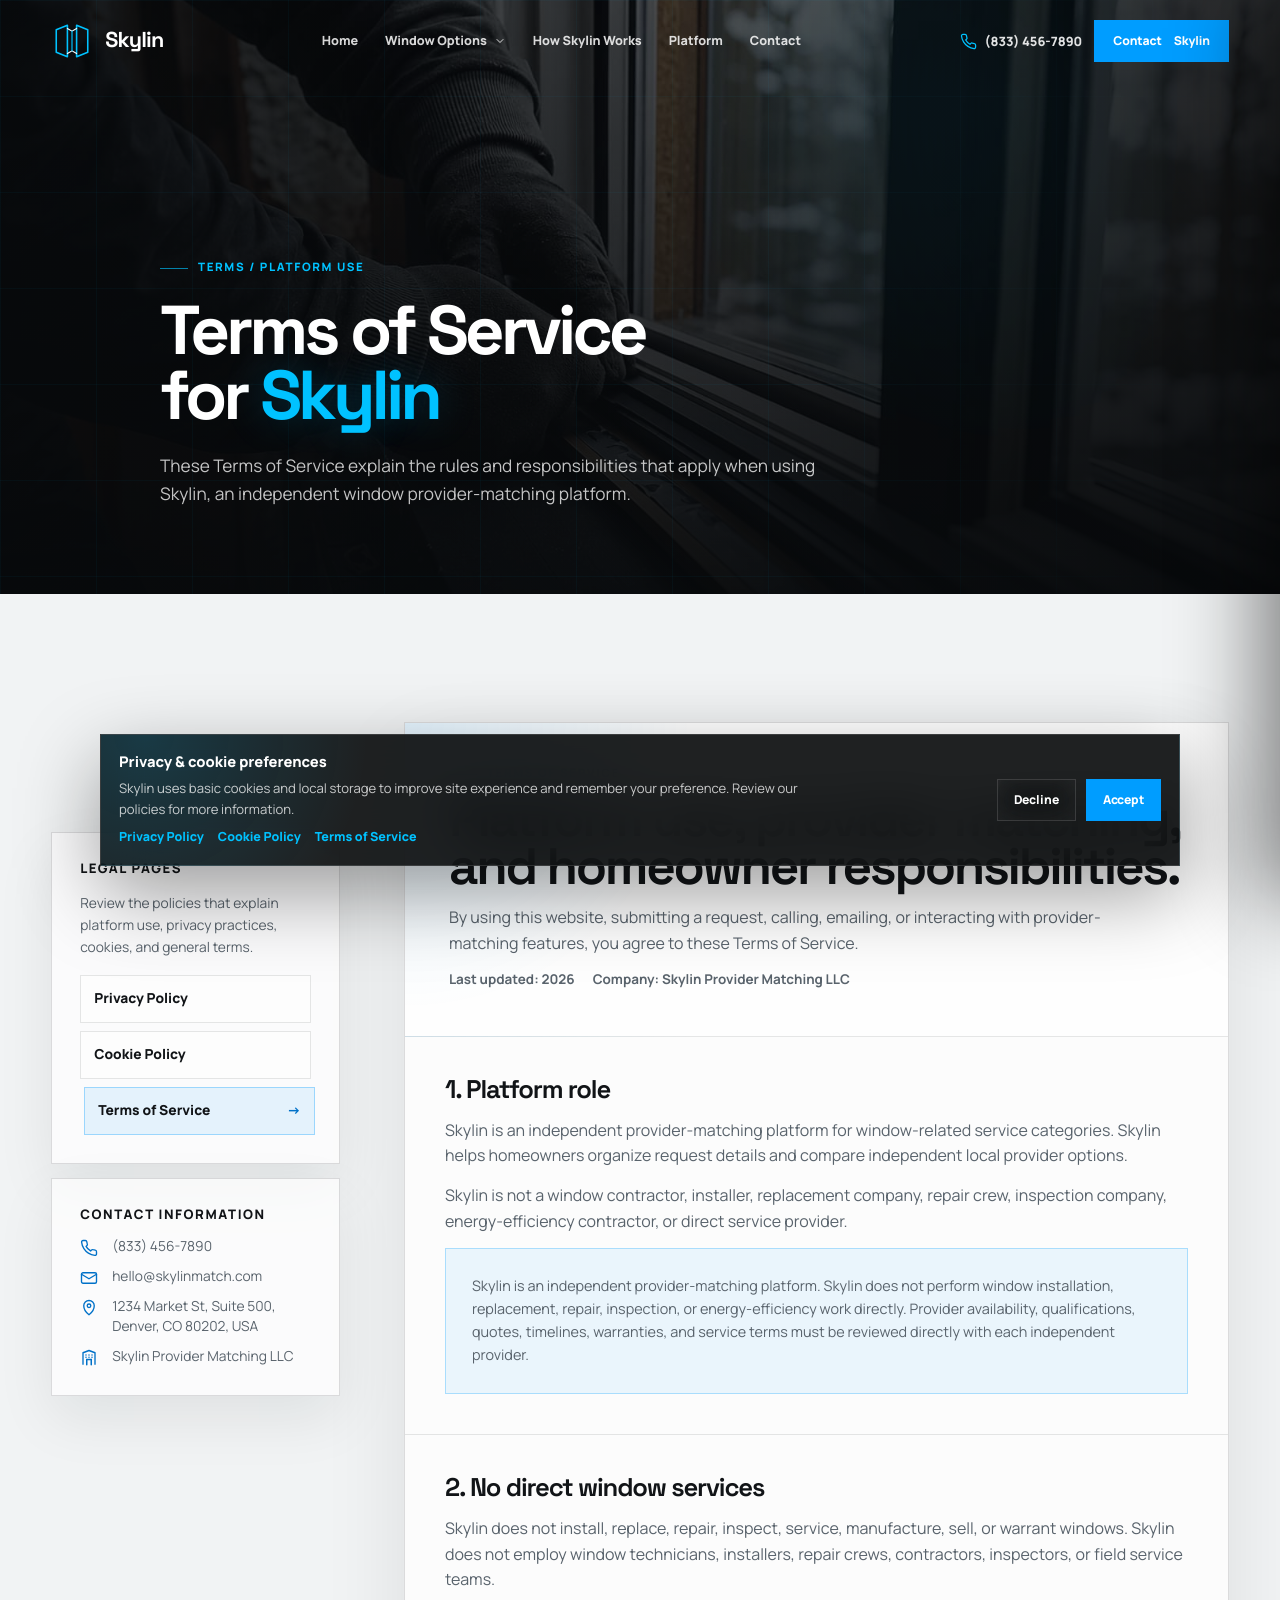
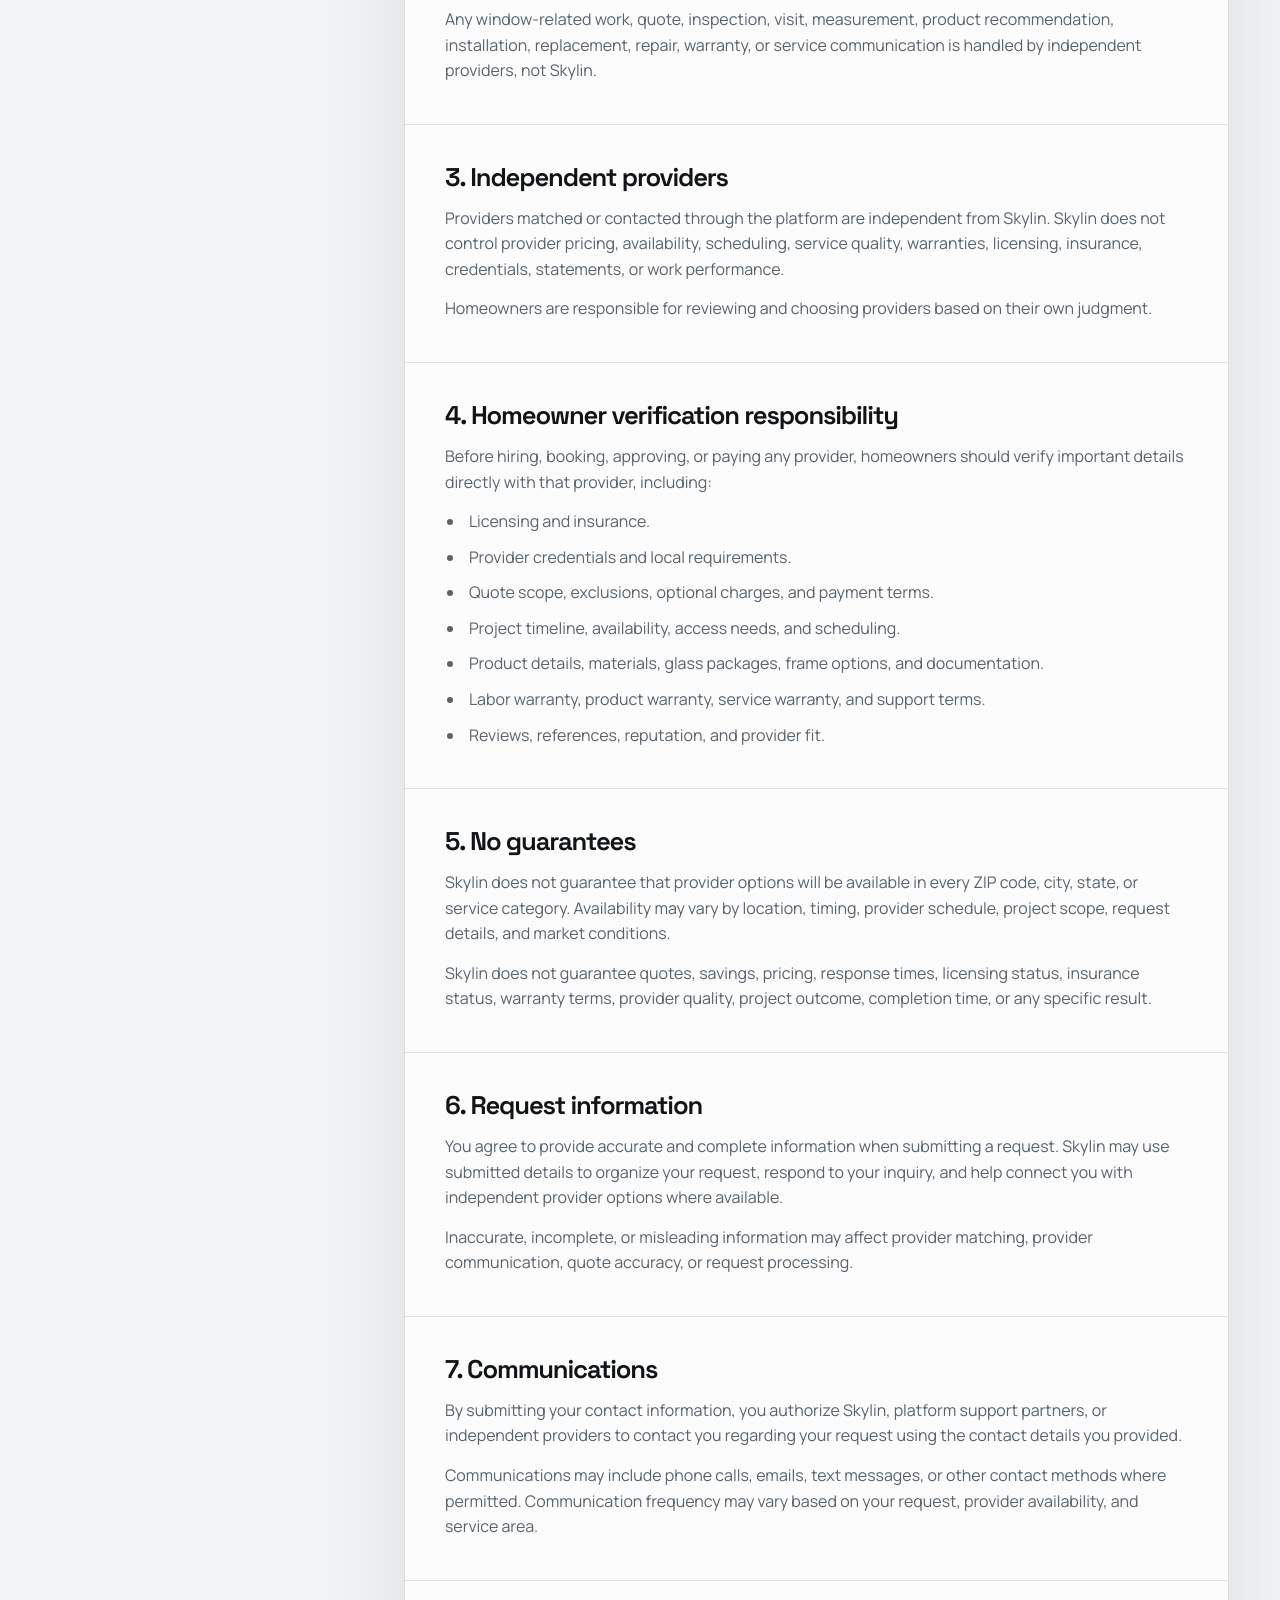
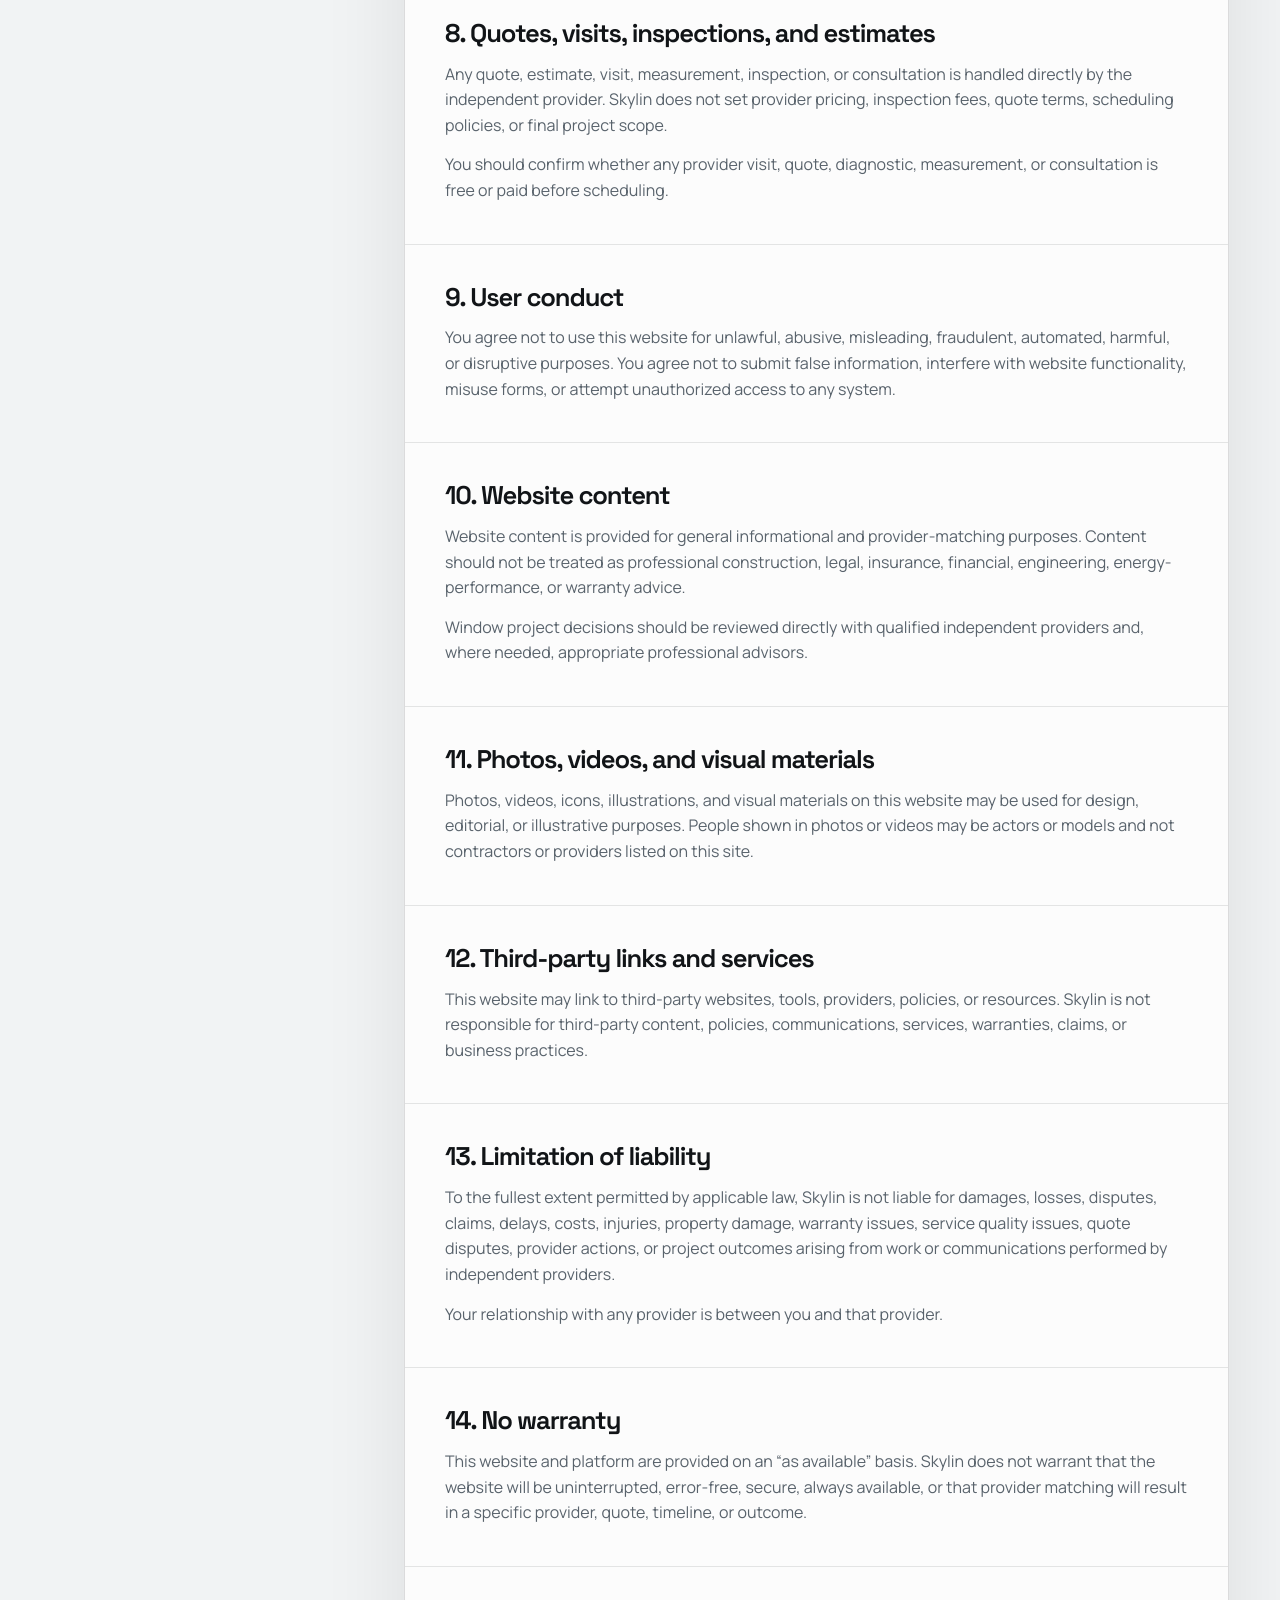
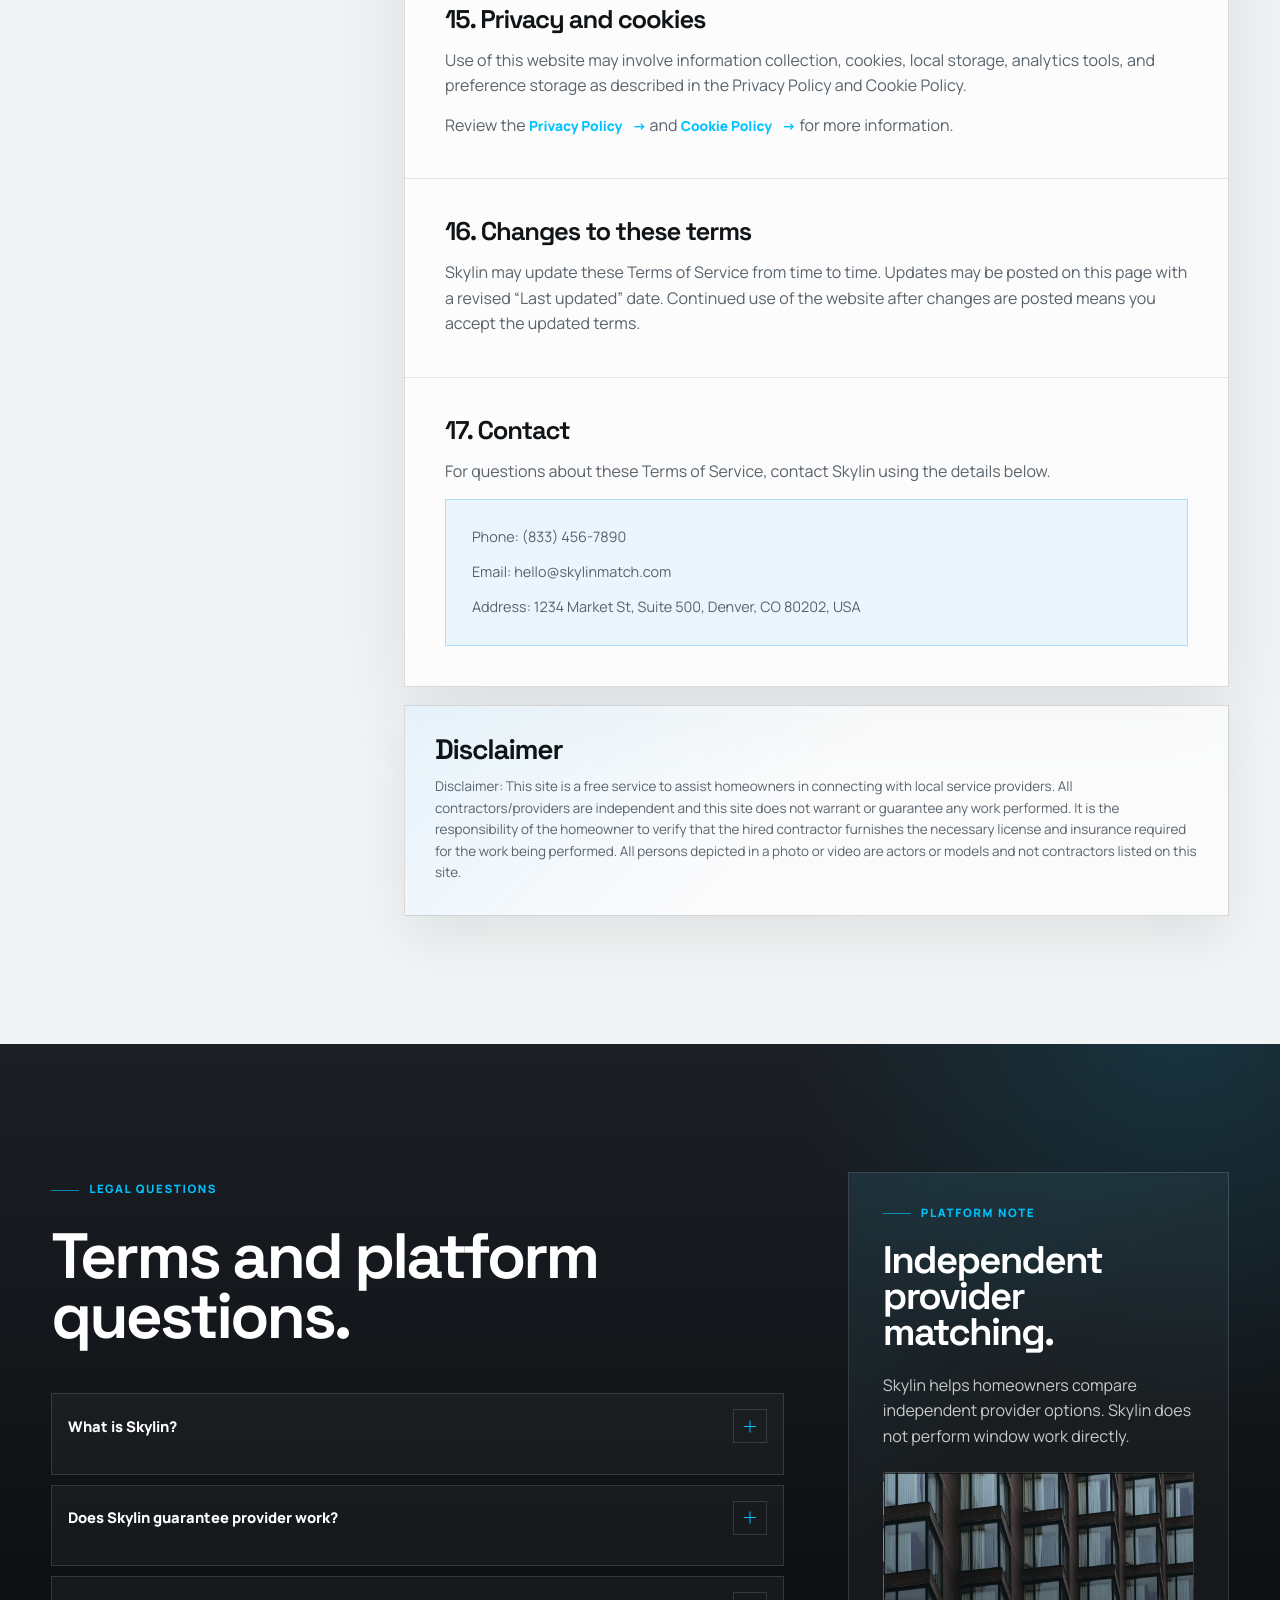
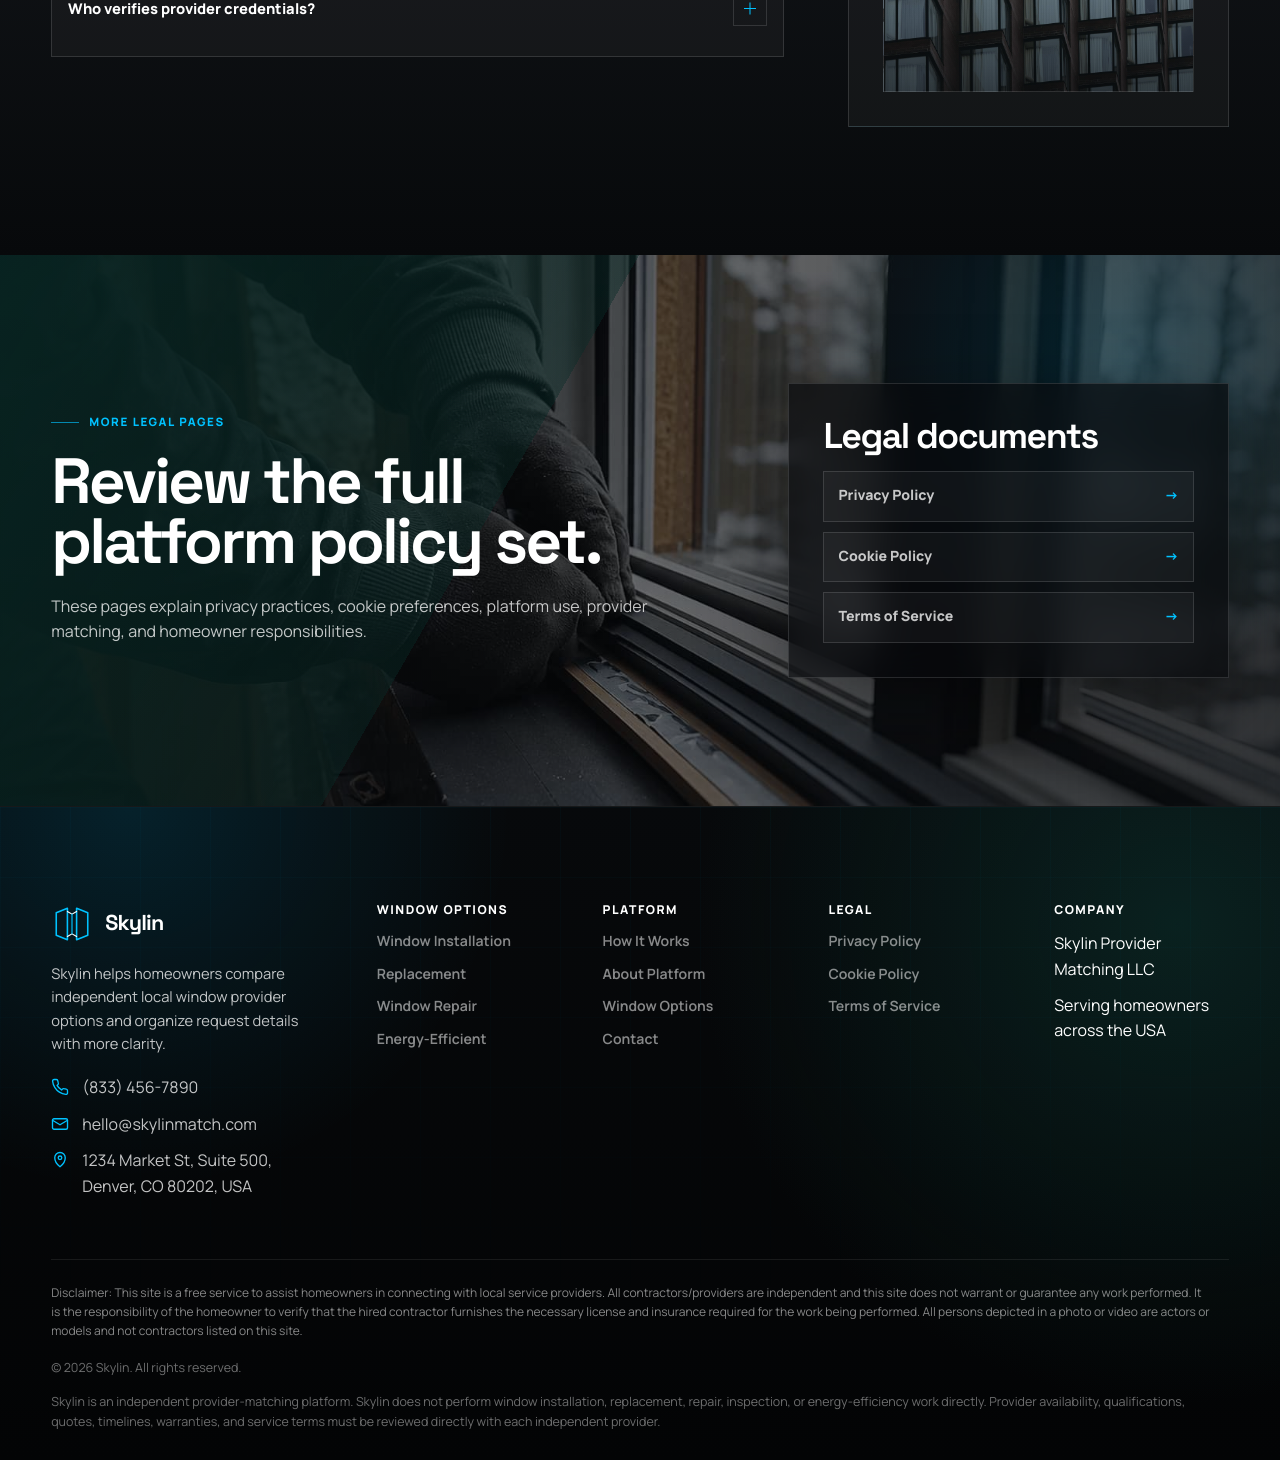
<file: terms-of-service.html>
<!DOCTYPE html>
<html lang="en">

<head>
    <meta charset="UTF-8">

    <meta name="viewport" content="width=device-width, initial-scale=1.0">

    <title>Terms of Service | Skylin</title>
    <meta name="description"
        content="Review the Skylin Terms of Service for platform use, provider matching, and homeowner responsibility information.">

<link rel="icon" href="./assets/icons/favicon.ico" sizes="any">
<link rel="icon" type="image/svg+xml" href="./assets/icons/favicon.svg?v=5">
<link rel="apple-touch-icon" sizes="180x180" href="./assets/icons/apple-touch-icon.png">

    <link rel="stylesheet" href="./css/style.css">
</head>

<body class="legal-page">
    <a class="skip-link" href="#main">Skip to content</a>

    <div data-site-header></div>

    <main id="main">
        <section class="legal-hero" aria-labelledby="legalHeroTitle">
            <div class="container-wide legal-hero-inner">
                <span class="eyebrow">Terms / Platform Use</span>

                <h1 id="legalHeroTitle">
                    Terms of Service for <span data-company-name>Skylin</span>
                </h1>

                <p>
                    These Terms of Service explain the rules and responsibilities that apply when using <span
                        data-company-name>Skylin</span>, an independent window provider-matching platform.
                </p>
            </div>
        </section>

        <section class="section legal-content-section" aria-labelledby="termsContentTitle">
            <div class="container-wide legal-layout">
                <aside class="legal-sidebar" aria-label="Legal navigation">
                    <div class="legal-sidebar-card">
                        <h2>Legal pages</h2>

                        <p>
                            Review the policies that explain platform use, privacy practices, cookies, and general
                            terms.
                        </p>

                        <nav class="legal-nav" aria-label="Legal document links" data-legal-sidebar-links></nav>
                    </div>

                    <div class="legal-sidebar-card legal-contact-card">
                        <h2>Contact information</h2>

                        <div data-legal-contact></div>
                    </div>
                </aside>

                <article class="legal-article">
                    <div class="legal-document">
                        <header class="legal-document-header">
                            <span class="section-kicker">Terms of Service</span>

                            <h2 id="termsContentTitle">
                                Platform use, provider matching, and homeowner responsibilities.
                            </h2>

                            <p>
                                By using this website, submitting a request, calling, emailing, or interacting with
                                provider-matching features, you agree to these Terms of Service.
                            </p>

                            <div class="legal-updated">
                                <span data-legal-updated>Last updated: 2026</span>
                                <span>Company: <span data-company-id>Skylin Provider Matching LLC</span></span>
                            </div>
                        </header>

                        <section class="legal-block">
                            <h3>1. Platform role</h3>

                            <p>
                                <span data-company-name>Skylin</span> is an independent provider-matching platform for
                                window-related service categories. Skylin helps homeowners organize request details and
                                compare independent local provider options.
                            </p>

                            <p>
                                Skylin is not a window contractor, installer, replacement company, repair crew,
                                inspection company, energy-efficiency contractor, or direct service provider.
                            </p>

                            <div class="legal-note-panel">
                                <p data-legal-notice>
                                    Skylin is an independent provider-matching platform. Skylin does not perform window
                                    installation, replacement, repair, inspection, or energy-efficiency work directly.
                                    Provider availability, qualifications, quotes, timelines, warranties, and service
                                    terms must be reviewed directly with each independent provider.
                                </p>
                            </div>
                        </section>

                        <section class="legal-block">
                            <h3>2. No direct window services</h3>

                            <p>
                                Skylin does not install, replace, repair, inspect, service, manufacture, sell, or
                                warrant windows. Skylin does not employ window technicians, installers, repair crews,
                                contractors, inspectors, or field service teams.
                            </p>

                            <p>
                                Any window-related work, quote, inspection, visit, measurement, product recommendation,
                                installation, replacement, repair, warranty, or service communication is handled by
                                independent providers, not Skylin.
                            </p>
                        </section>

                        <section class="legal-block">
                            <h3>3. Independent providers</h3>

                            <p>
                                Providers matched or contacted through the platform are independent from Skylin. Skylin
                                does not control provider pricing, availability, scheduling, service quality,
                                warranties, licensing, insurance, credentials, statements, or work performance.
                            </p>

                            <p>
                                Homeowners are responsible for reviewing and choosing providers based on their own
                                judgment.
                            </p>
                        </section>

                        <section class="legal-block">
                            <h3>4. Homeowner verification responsibility</h3>

                            <p>
                                Before hiring, booking, approving, or paying any provider, homeowners should verify
                                important details directly with that provider, including:
                            </p>

                            <ul>
                                <li>Licensing and insurance.</li>
                                <li>Provider credentials and local requirements.</li>
                                <li>Quote scope, exclusions, optional charges, and payment terms.</li>
                                <li>Project timeline, availability, access needs, and scheduling.</li>
                                <li>Product details, materials, glass packages, frame options, and documentation.</li>
                                <li>Labor warranty, product warranty, service warranty, and support terms.</li>
                                <li>Reviews, references, reputation, and provider fit.</li>
                            </ul>
                        </section>

                        <section class="legal-block">
                            <h3>5. No guarantees</h3>

                            <p>
                                Skylin does not guarantee that provider options will be available in every ZIP code,
                                city, state, or service category. Availability may vary by location, timing, provider
                                schedule, project scope, request details, and market conditions.
                            </p>

                            <p>
                                Skylin does not guarantee quotes, savings, pricing, response times, licensing status,
                                insurance status, warranty terms, provider quality, project outcome, completion time, or
                                any specific result.
                            </p>
                        </section>

                        <section class="legal-block">
                            <h3>6. Request information</h3>

                            <p>
                                You agree to provide accurate and complete information when submitting a request. Skylin
                                may use submitted details to organize your request, respond to your inquiry, and help
                                connect you with independent provider options where available.
                            </p>

                            <p>
                                Inaccurate, incomplete, or misleading information may affect provider matching, provider
                                communication, quote accuracy, or request processing.
                            </p>
                        </section>

                        <section class="legal-block">
                            <h3>7. Communications</h3>

                            <p>
                                By submitting your contact information, you authorize Skylin, platform support partners,
                                or independent providers to contact you regarding your request using the contact details
                                you provided.
                            </p>

                            <p>
                                Communications may include phone calls, emails, text messages, or other contact methods
                                where permitted. Communication frequency may vary based on your request, provider
                                availability, and service area.
                            </p>
                        </section>

                        <section class="legal-block">
                            <h3>8. Quotes, visits, inspections, and estimates</h3>

                            <p>
                                Any quote, estimate, visit, measurement, inspection, or consultation is handled directly
                                by the independent provider. Skylin does not set provider pricing, inspection fees,
                                quote terms, scheduling policies, or final project scope.
                            </p>

                            <p>
                                You should confirm whether any provider visit, quote, diagnostic, measurement, or
                                consultation is free or paid before scheduling.
                            </p>
                        </section>

                        <section class="legal-block">
                            <h3>9. User conduct</h3>

                            <p>
                                You agree not to use this website for unlawful, abusive, misleading, fraudulent,
                                automated, harmful, or disruptive purposes. You agree not to submit false information,
                                interfere with website functionality, misuse forms, or attempt unauthorized access to
                                any system.
                            </p>
                        </section>

                        <section class="legal-block">
                            <h3>10. Website content</h3>

                            <p>
                                Website content is provided for general informational and provider-matching purposes.
                                Content should not be treated as professional construction, legal, insurance, financial,
                                engineering, energy-performance, or warranty advice.
                            </p>

                            <p>
                                Window project decisions should be reviewed directly with qualified independent
                                providers and, where needed, appropriate professional advisors.
                            </p>
                        </section>

                        <section class="legal-block">
                            <h3>11. Photos, videos, and visual materials</h3>

                            <p>
                                Photos, videos, icons, illustrations, and visual materials on this website may be used
                                for design, editorial, or illustrative purposes. People shown in photos or videos may be
                                actors or models and not contractors or providers listed on this site.
                            </p>
                        </section>

                        <section class="legal-block">
                            <h3>12. Third-party links and services</h3>

                            <p>
                                This website may link to third-party websites, tools, providers, policies, or resources.
                                Skylin is not responsible for third-party content, policies, communications, services,
                                warranties, claims, or business practices.
                            </p>
                        </section>

                        <section class="legal-block">
                            <h3>13. Limitation of liability</h3>

                            <p>
                                To the fullest extent permitted by applicable law, Skylin is not liable for damages,
                                losses, disputes, claims, delays, costs, injuries, property damage, warranty issues,
                                service quality issues, quote disputes, provider actions, or project outcomes arising
                                from work or communications performed by independent providers.
                            </p>

                            <p>
                                Your relationship with any provider is between you and that provider.
                            </p>
                        </section>

                        <section class="legal-block">
                            <h3>14. No warranty</h3>

                            <p>
                                This website and platform are provided on an “as available” basis. Skylin does not
                                warrant that the website will be uninterrupted, error-free, secure, always available, or
                                that provider matching will result in a specific provider, quote, timeline, or outcome.
                            </p>
                        </section>

                        <section class="legal-block">
                            <h3>15. Privacy and cookies</h3>

                            <p>
                                Use of this website may involve information collection, cookies, local storage,
                                analytics tools, and preference storage as described in the Privacy Policy and Cookie
                                Policy.
                            </p>

                            <p>
                                Review the <a class="text-link" href="privacy-policy.html">Privacy Policy</a> and <a
                                    class="text-link" href="cookie-policy.html">Cookie Policy</a> for more information.
                            </p>
                        </section>

                        <section class="legal-block">
                            <h3>16. Changes to these terms</h3>

                            <p>
                                Skylin may update these Terms of Service from time to time. Updates may be posted on
                                this page with a revised “Last updated” date. Continued use of the website after changes
                                are posted means you accept the updated terms.
                            </p>
                        </section>

                        <section class="legal-block">
                            <h3>17. Contact</h3>

                            <p>
                                For questions about these Terms of Service, contact <span
                                    data-company-name>Skylin</span> using the details below.
                            </p>

                            <div class="legal-note-panel">
                                <p>
                                    Phone: <a href="tel:+18334567890" data-phone-link data-phone-text>(833) 456-7890</a>
                                </p>

                                <p>
                                    Email: <a href="mailto:hello@skylinmatch.com" data-email-link
                                        data-email-text>hello@skylinmatch.com</a>
                                </p>

                                <p>
                                    Address: <span data-address-text>1234 Market St, Suite 500, Denver, CO 80202,
                                        USA</span>
                                </p>
                            </div>
                        </section>
                    </div>

                    <aside class="legal-disclaimer-box" aria-label="Disclaimer">
                        <h3>Disclaimer</h3>

                        <p data-disclaimer>
                            Disclaimer: This site is a free service to assist homeowners in connecting with local
                            service providers. All contractors/providers are independent and this site does not warrant
                            or guarantee any work performed. It is the responsibility of the homeowner to verify that
                            the hired contractor furnishes the necessary license and insurance required for the work
                            being performed. All persons depicted in a photo or video are actors or models and not
                            contractors listed on this site.
                        </p>
                    </aside>
                </article>
            </div>
        </section>

        <section class="section legal-faq-section" aria-labelledby="legalFaqTitle">
            <div class="container-wide home-faq-layout">
                <div class="home-faq-panel">
                    <div class="section-title-stack">
                        <span class="section-kicker">Legal questions</span>

                        <h2 id="legalFaqTitle">
                            Terms and platform questions.
                        </h2>
                    </div>

                    <div class="faq-list" data-faq-list="legal"></div>
                    <div data-faq-schema="legal"></div>
                </div>

                <aside class="home-contact-panel" aria-label="Legal platform note">
                    <span class="section-kicker">Platform note</span>

                    <h2>Independent provider matching.</h2>

                    <p>
                        Skylin helps homeowners compare independent provider options. Skylin does not perform window
                        work directly.
                    </p>

                    <div class="home-map-card" aria-label="Stylized service area map"></div>
                </aside>
            </div>
        </section>

        <section class="section legal-cta" aria-labelledby="legalCtaTitle">
            <div class="container-wide legal-cta-layout">
                <div class="legal-cta-copy">
                    <span class="section-kicker">More legal pages</span>

                    <h2 id="legalCtaTitle">
                        Review the full platform policy set.
                    </h2>

                    <p>
                        These pages explain privacy practices, cookie preferences, platform use, provider matching, and
                        homeowner responsibilities.
                    </p>
                </div>

                <aside class="legal-cta-panel">
                    <h3>Legal documents</h3>

                    <nav class="legal-cta-links" aria-label="Legal document links" data-legal-cta-links></nav>
                </aside>
            </div>
        </section>
    </main>

    <div data-site-footer></div>
    <div data-policy-banner></div>

    <script src="./js/config.js"></script>
    <script src="./js/legal.js"></script>
    <script src="./js/main.js"></script>
</body>

</html>
</file>
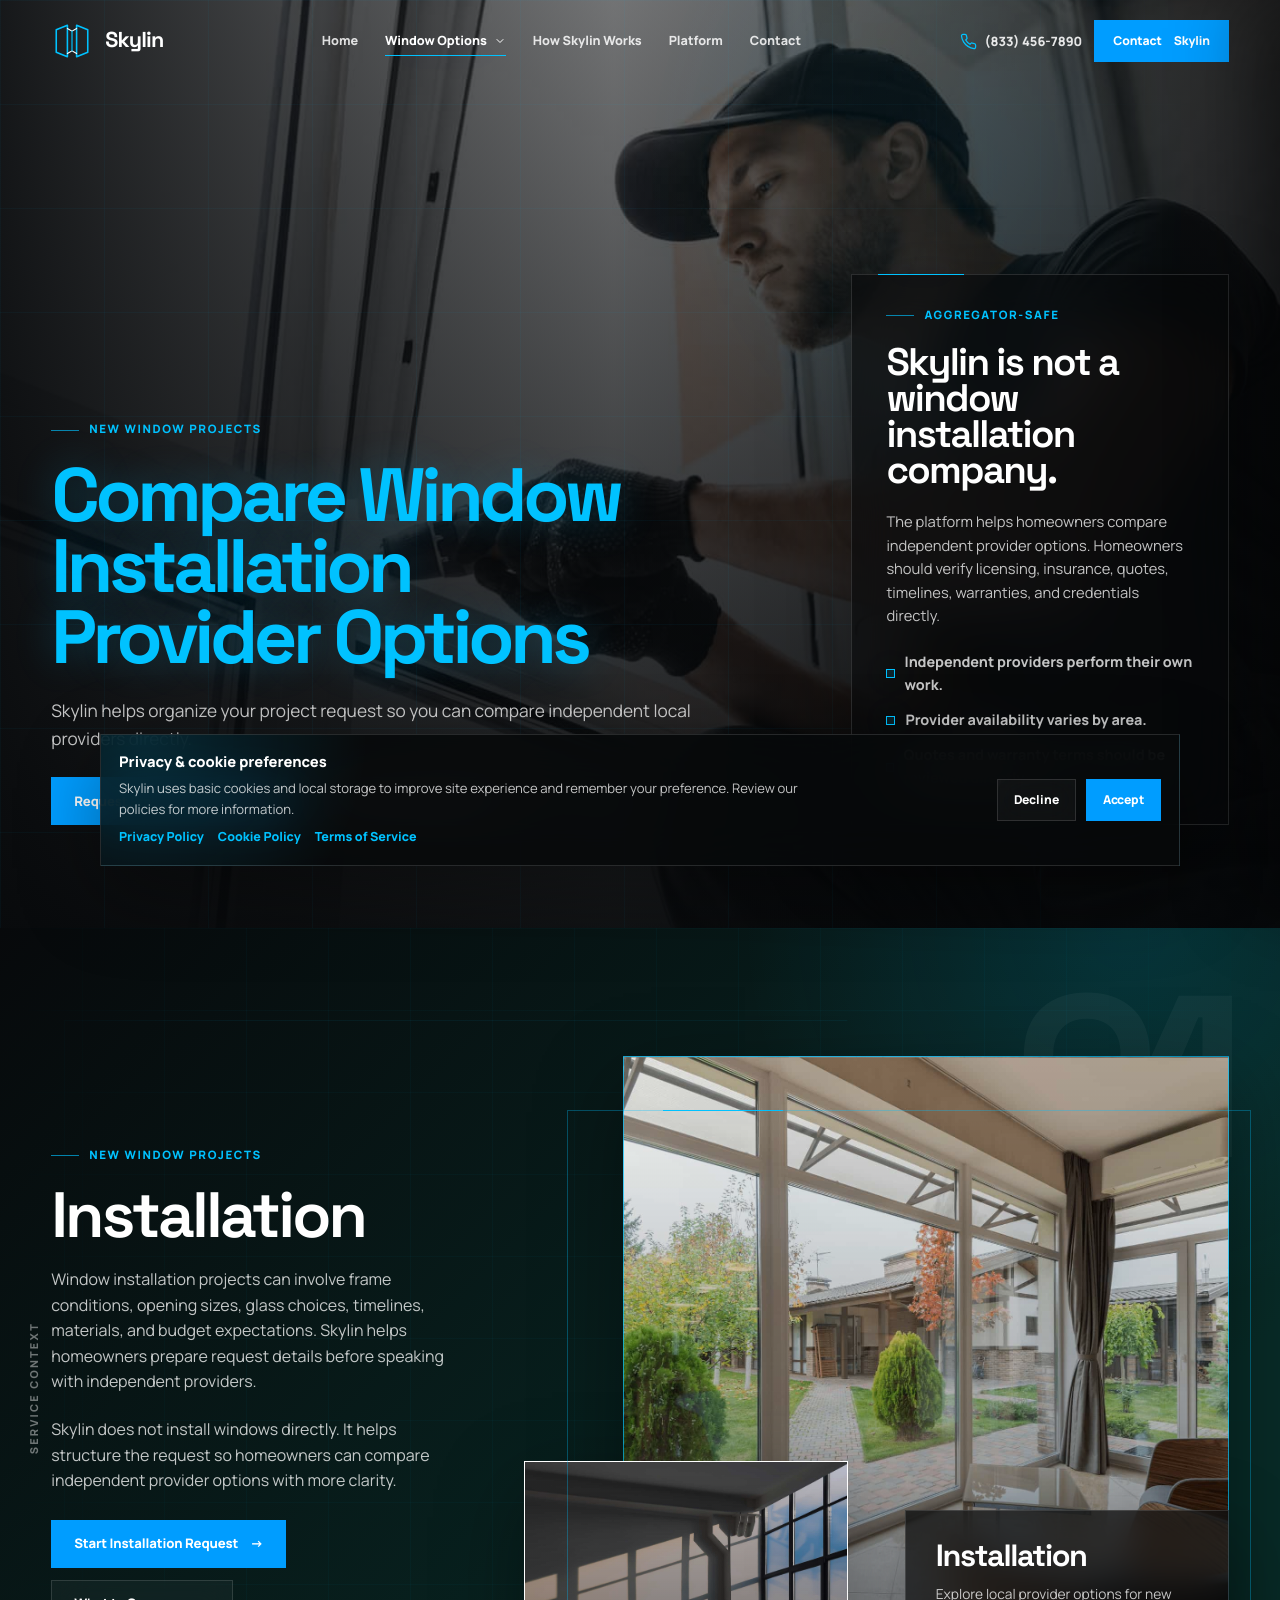
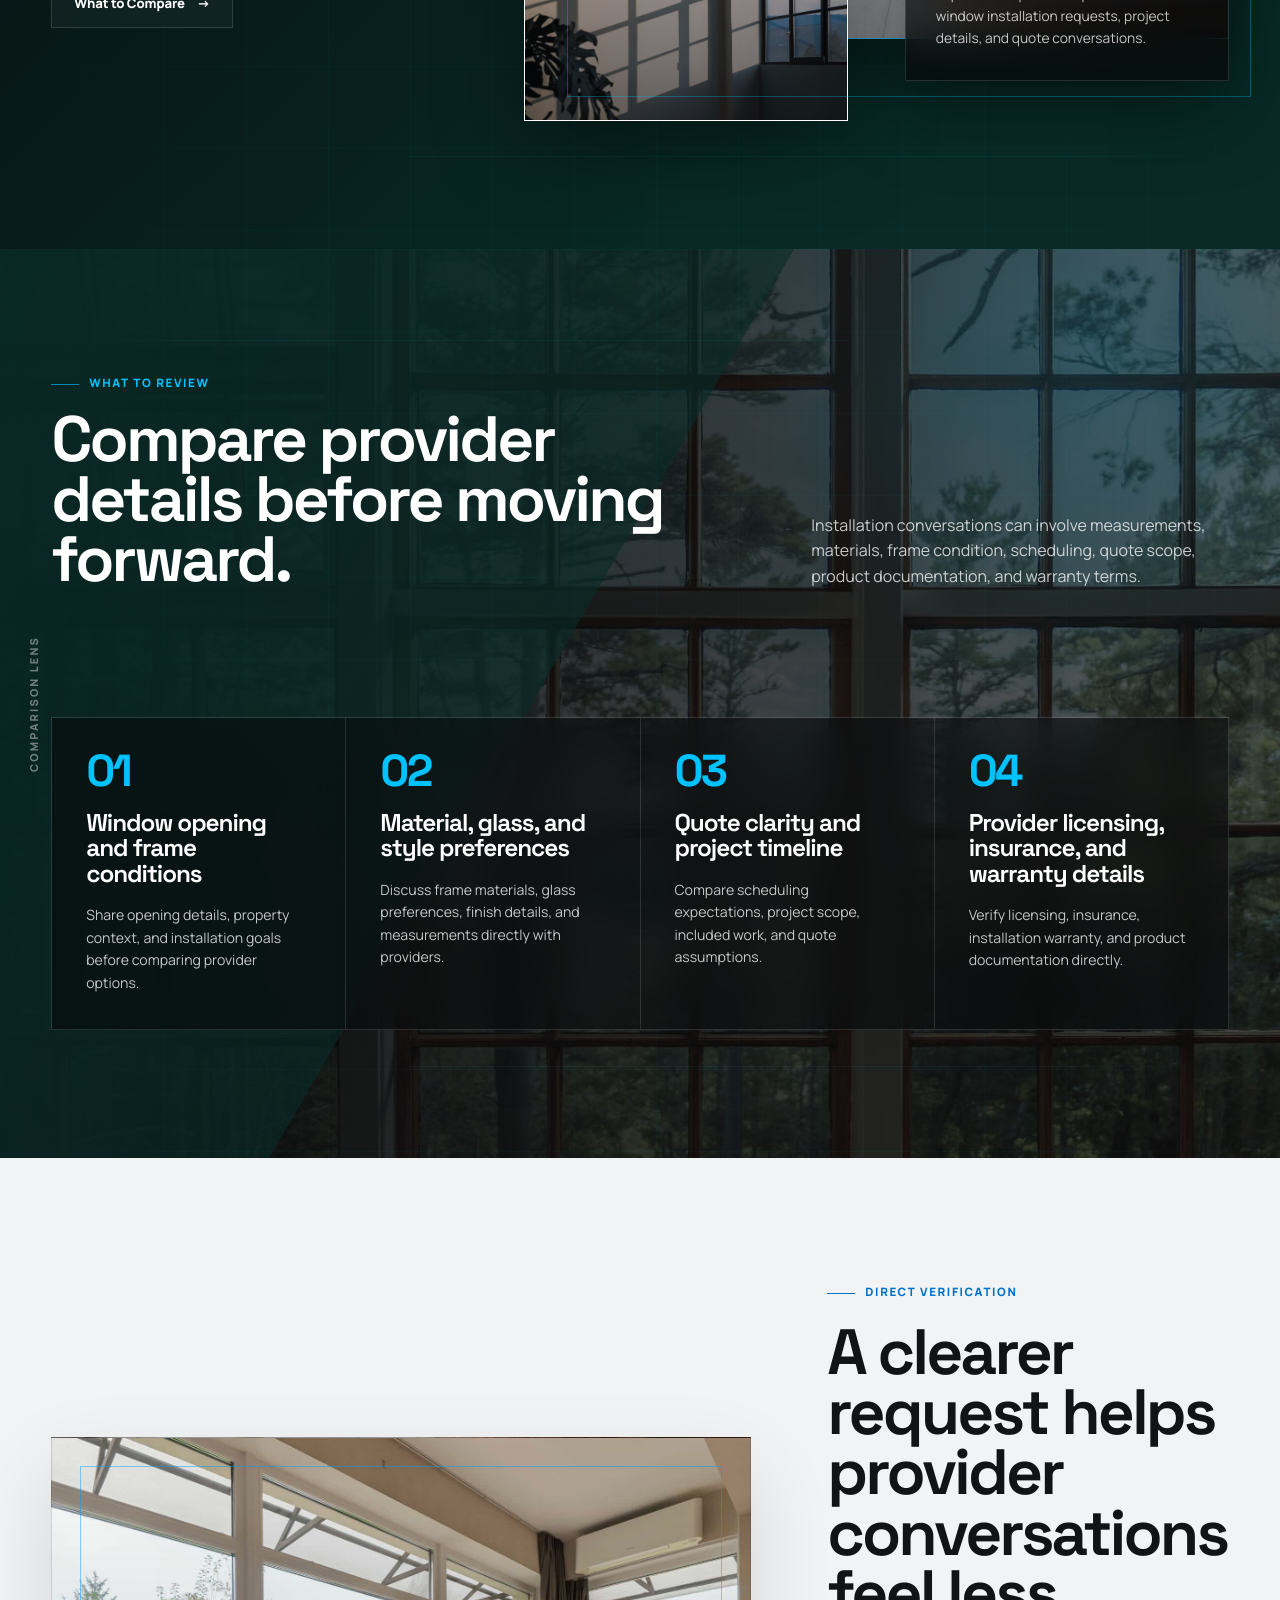
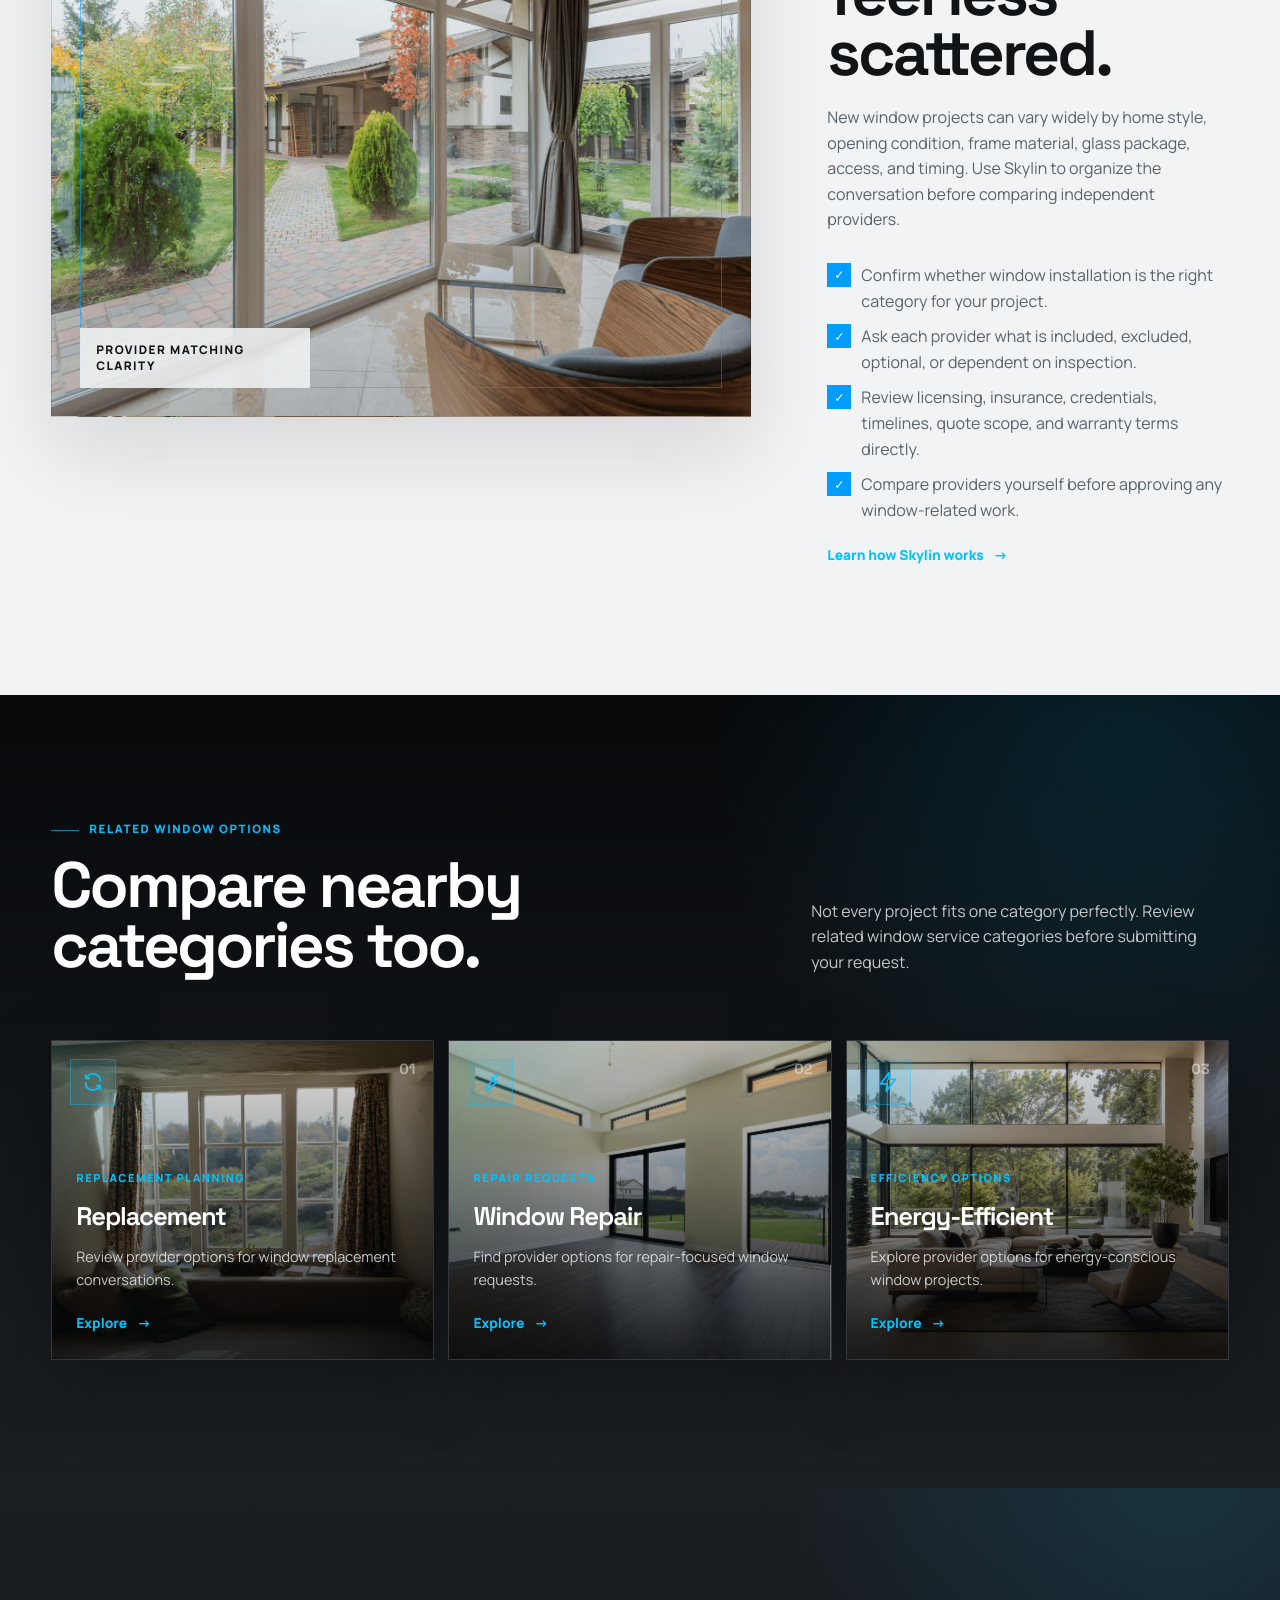
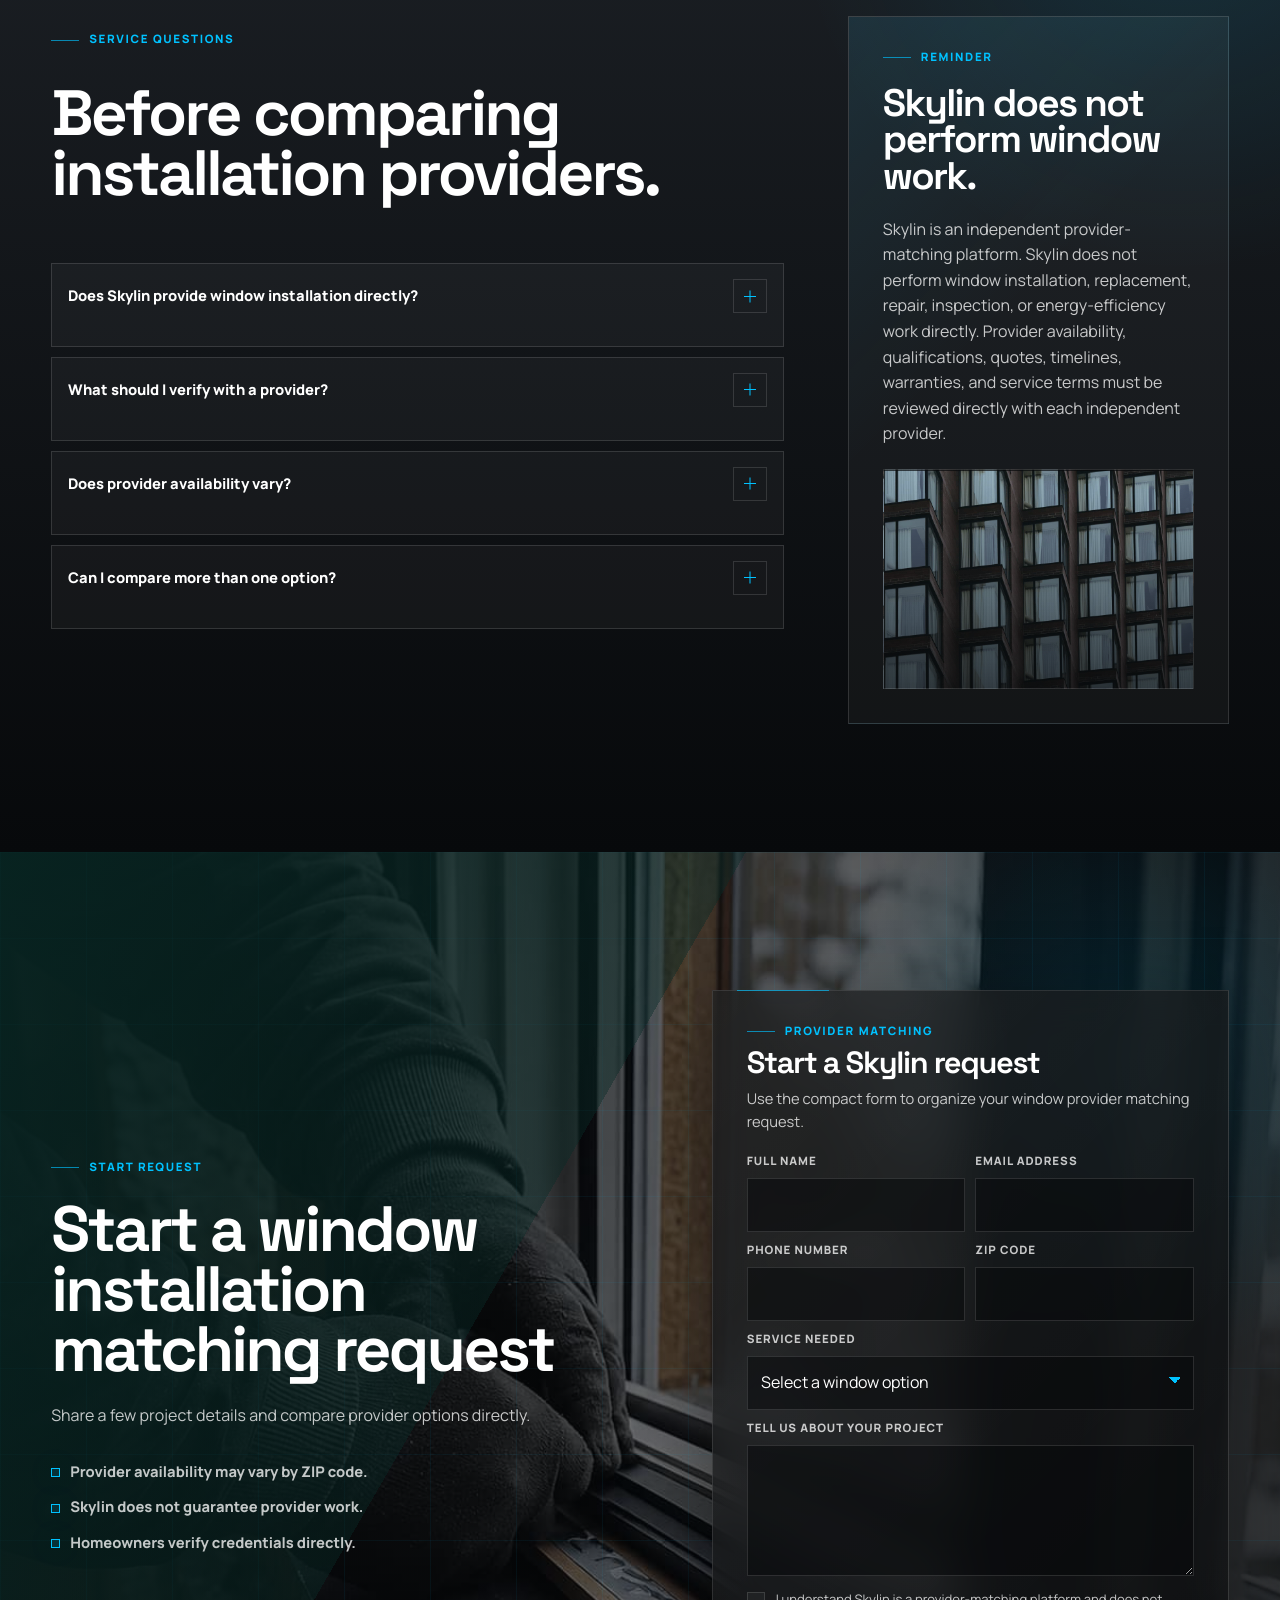
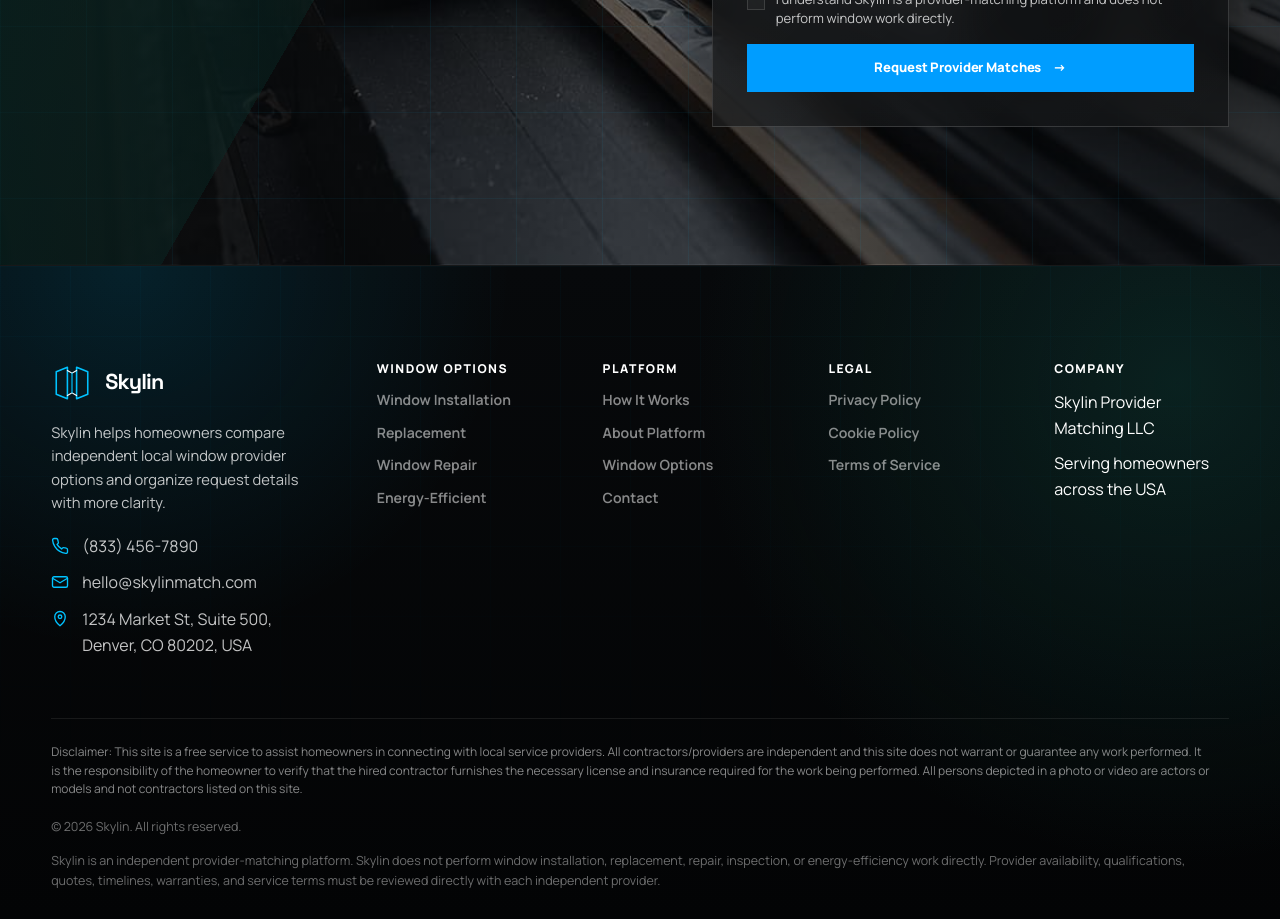
<file: window-installation.html>
<!DOCTYPE html>
<html lang="en">

<head>
    <meta charset="UTF-8">

    <meta name="viewport" content="width=device-width, initial-scale=1.0">

    <title>Window Installation Provider Options | Skylin</title>
    <meta name="description"
        content="Compare independent local provider options for window installation requests with Skylin.">
<link rel="icon" href="./assets/icons/favicon.ico" sizes="any">
<link rel="icon" type="image/svg+xml" href="./assets/icons/favicon.svg?v=5">
<link rel="apple-touch-icon" sizes="180x180" href="./assets/icons/apple-touch-icon.png">

    <link rel="stylesheet" href="./css/style.css">
</head>

<body class="service-detail-page" data-service-id="window-installation">
    <a class="skip-link" href="#main">Skip to content</a>

    <div data-site-header></div>

    <main id="main">
        <section class="service-detail-hero" data-service-hero aria-labelledby="serviceHeroTitle">
            <div class="container-wide service-detail-hero-inner">
                <div class="service-detail-hero-copy">
                    <span class="eyebrow" data-service-kicker>New Window Projects</span>

                    <h1 id="serviceHeroTitle">
                        <span data-service-hero-title>Compare Window Installation Provider Options</span>
                    </h1>

                    <p data-service-hero-text>
                        Skylin helps organize your project request so you can compare independent local providers
                        directly.
                    </p>

                    <div class="hero-actions" aria-label="Service page actions">
                        <a class="btn" href="contact.html">
                            Request Provider Matches
                            <span class="arrow" aria-hidden="true">→</span>
                        </a>

                        <a class="btn btn-secondary" href="services.html">
                            View All Window Options
                            <span class="arrow" aria-hidden="true">→</span>
                        </a>
                    </div>
                </div>

                <aside class="service-detail-hero-panel" aria-label="Service platform reminder">
                    <span class="section-kicker">Aggregator-safe</span>

                    <h2>
                        <span data-company-name>Skylin</span> is not a window installation company.
                    </h2>

                    <p>
                        The platform helps homeowners compare independent provider options. Homeowners should verify
                        licensing, insurance, quotes, timelines, warranties, and credentials directly.
                    </p>

                    <div class="service-detail-hero-list">
                        <span>Independent providers perform their own work.</span>
                        <span>Provider availability varies by area.</span>
                        <span>Quotes and warranty terms should be reviewed directly.</span>
                    </div>
                </aside>
            </div>
        </section>

        <section class="section service-detail-intro" data-service-intro aria-labelledby="serviceIntroTitle">
            <span class="section-number" aria-hidden="true">01</span>
            <span class="vertical-label" aria-hidden="true">Service Context</span>
            <div class="arch-lines" aria-hidden="true"></div>

            <div class="container-wide service-detail-intro-layout">
                <div class="service-detail-intro-copy">
                    <span class="section-kicker" data-service-kicker>New Window Projects</span>

                    <h2 id="serviceIntroTitle">
                        <span data-service-short-title>Installation</span>
                    </h2>

                    <p data-service-page-intro>
                        Window installation projects can involve frame conditions, opening sizes, glass choices,
                        timelines, materials, and budget expectations. Skylin helps homeowners prepare request details
                        before speaking with independent providers.
                    </p>

                    <p>
                        <span data-company-name>Skylin</span> does not install windows directly. It helps structure the
                        request so homeowners can compare independent provider options with more clarity.
                    </p>

                    <div class="service-detail-intro-actions">
                        <a class="btn" href="contact.html">
                            Start Installation Request
                            <span class="arrow" aria-hidden="true">→</span>
                        </a>

                        <a class="btn btn-secondary" href="#evaluation">
                            What to Compare
                            <span class="arrow" aria-hidden="true">→</span>
                        </a>
                    </div>
                </div>

                <div class="service-detail-visual" aria-label="Window installation visual collage">
                    <div class="service-detail-photo-main"></div>
                    <div class="service-detail-photo-small"></div>

                    <div class="service-detail-photo-note">
                        <strong data-service-short-title>Installation</strong>
                        <p data-service-summary>
                            Explore local provider options for new window installation requests, project details, and
                            quote conversations.
                        </p>
                    </div>

                    <div class="service-detail-photo-frame"></div>
                </div>
            </div>
        </section>

        <section class="section service-detail-evaluation" id="evaluation" aria-labelledby="serviceEvaluationTitle">
            <div class="blueprint-layer" aria-hidden="true"></div>
            <span class="vertical-label" aria-hidden="true">Comparison Lens</span>

            <div class="container-wide service-detail-evaluation-layout">
                <div class="section-header">
                    <div class="section-title-stack">
                        <span class="section-kicker">What to review</span>

                        <h2 id="serviceEvaluationTitle">
                            Compare provider details before moving forward.
                        </h2>
                    </div>

                    <div class="section-copy">
                        <p>
                            Installation conversations can involve measurements, materials, frame condition, scheduling,
                            quote scope, product documentation, and warranty terms.
                        </p>
                    </div>
                </div>

                <div class="service-detail-evaluation-grid" data-service-evaluation></div>
            </div>
        </section>

        <section class="section service-detail-editorial" data-service-editorial
            aria-labelledby="serviceEditorialTitle">
            <div class="container-wide service-detail-editorial-layout">
                <div class="service-detail-editorial-image" aria-label="Premium window installation interior photo">
                </div>

                <div class="service-detail-editorial-copy">
                    <span class="section-kicker">Direct verification</span>

                    <h2 id="serviceEditorialTitle">
                        A clearer request helps provider conversations feel less scattered.
                    </h2>

                    <p>
                        New window projects can vary widely by home style, opening condition, frame material, glass
                        package, access, and timing. Use <span data-company-name>Skylin</span> to organize the
                        conversation before comparing independent providers.
                    </p>

                    <ul class="service-detail-editorial-checklist" data-service-editorial-checklist></ul>

                    <a class="text-link" href="about.html">Learn how Skylin works</a>
                </div>
            </div>
        </section>

        <section class="section service-detail-related" aria-labelledby="relatedServicesTitle">
            <div class="container-wide">
                <div class="section-header">
                    <div class="section-title-stack">
                        <span class="section-kicker">Related window options</span>

                        <h2 id="relatedServicesTitle">
                            Compare nearby categories too.
                        </h2>
                    </div>

                    <div class="section-copy">
                        <p>
                            Not every project fits one category perfectly. Review related window service categories
                            before submitting your request.
                        </p>
                    </div>
                </div>

                <div class="service-detail-related-grid" data-related-services></div>
            </div>
        </section>

        <section class="section service-detail-faq" aria-labelledby="serviceFaqTitle">
            <div class="container-wide home-faq-layout">
                <div class="home-faq-panel">
                    <div class="section-title-stack">
                        <span class="section-kicker">Service questions</span>

                        <h2 id="serviceFaqTitle">
                            Before comparing installation providers.
                        </h2>
                    </div>

                    <div class="faq-list" data-faq-list="service"></div>
                    <div data-faq-schema="service"></div>
                </div>

                <aside class="home-contact-panel" aria-label="Service legal reminder">
                    <span class="section-kicker">Reminder</span>

                    <h2>Skylin does not perform window work.</h2>

                    <p data-legal-notice>
                        Skylin is an independent provider-matching platform. Skylin does not perform window
                        installation, replacement, repair, inspection, or energy-efficiency work directly.
                    </p>

                    <div class="home-map-card" aria-label="Stylized service area map"></div>
                </aside>
            </div>
        </section>

        <section class="service-detail-cta" aria-labelledby="serviceCtaTitle">
            <div class="container-wide service-detail-cta-layout">
                <div class="service-detail-cta-copy">
                    <span class="section-kicker">Start request</span>

                    <h2 id="serviceCtaTitle" data-service-cta-title>
                        Start a window installation matching request
                    </h2>

                    <p data-service-cta-text>
                        Share a few project details and compare provider options directly.
                    </p>

                    <div class="service-detail-cta-list">
                        <span>Provider availability may vary by ZIP code.</span>
                        <span>Skylin does not guarantee provider work.</span>
                        <span>Homeowners verify credentials directly.</span>
                    </div>
                </div>

                <div data-form-module="contact"></div>
            </div>
        </section>
    </main>

    <div data-site-footer></div>
    <div data-policy-banner></div>

    <script src="./js/config.js"></script>
    <script src="./js/service-page.js"></script>
    <script src="./js/main.js"></script>
</body>

</html>
</file>
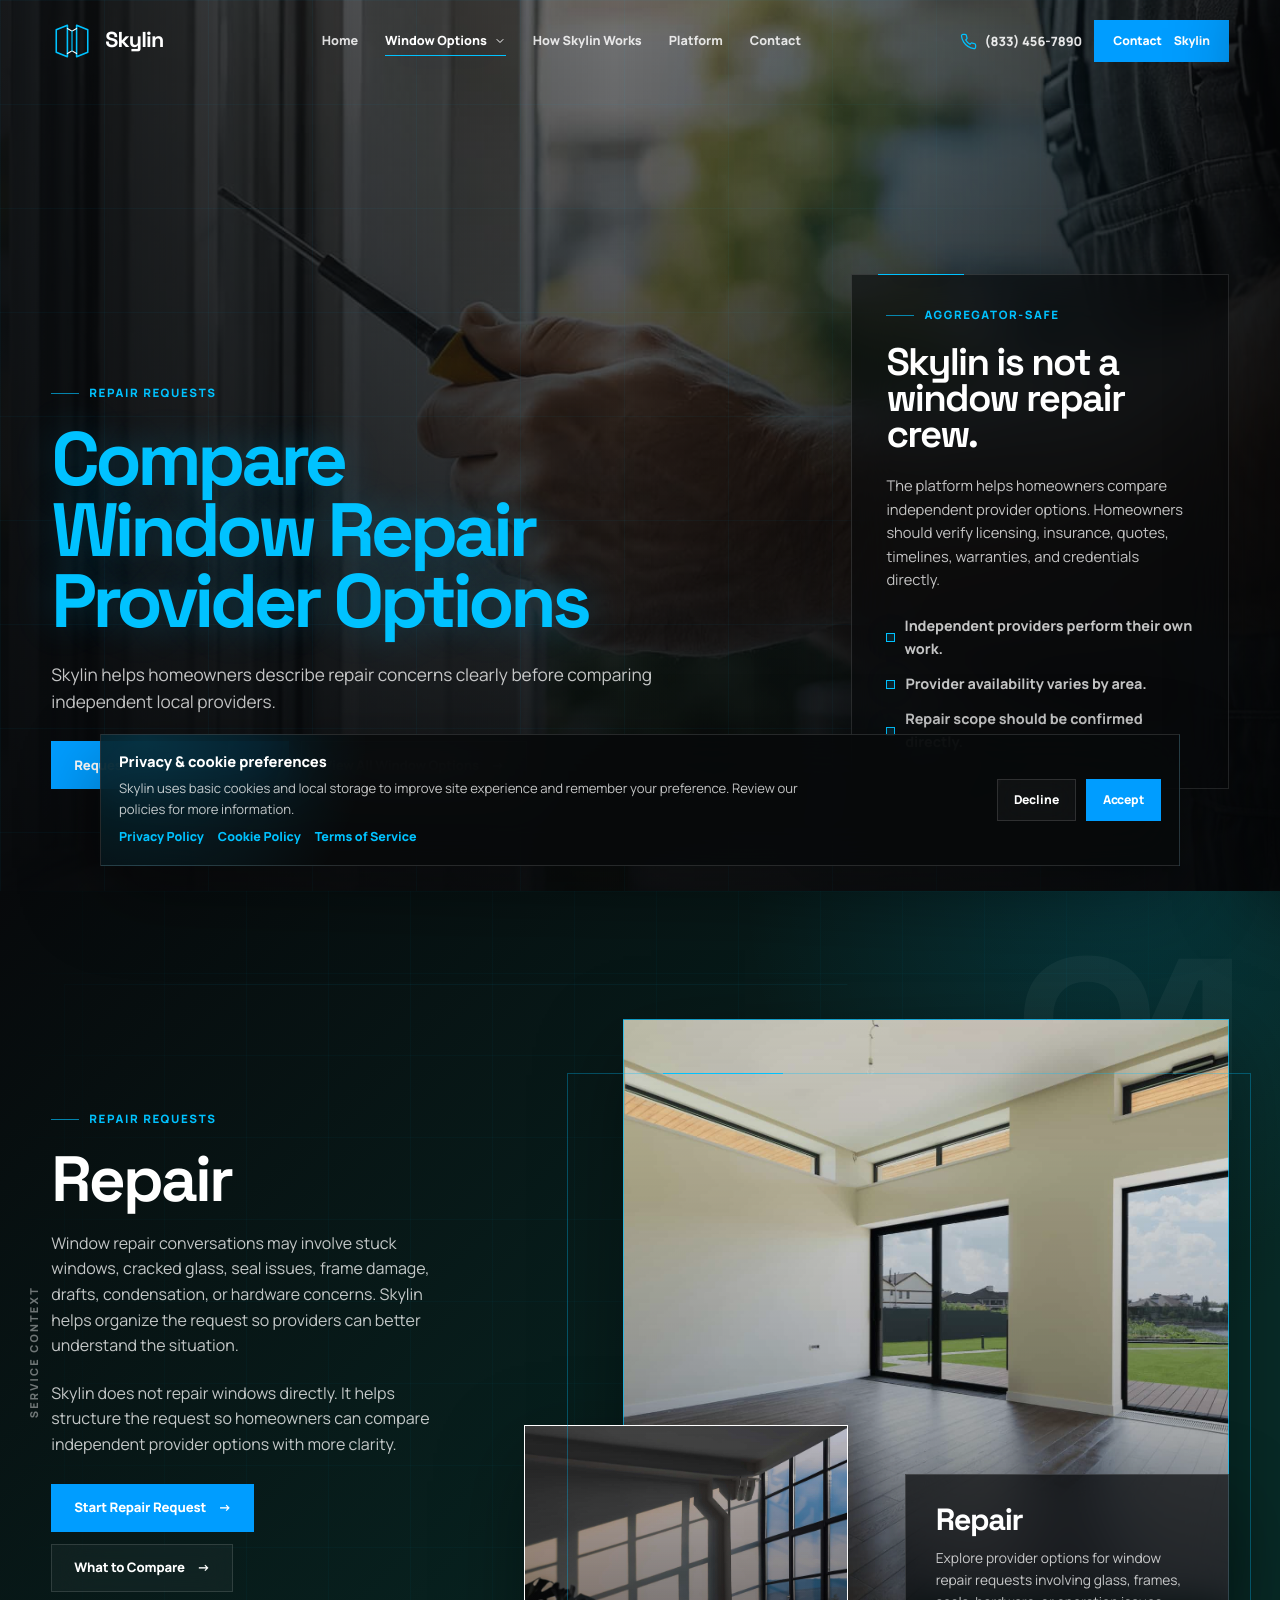
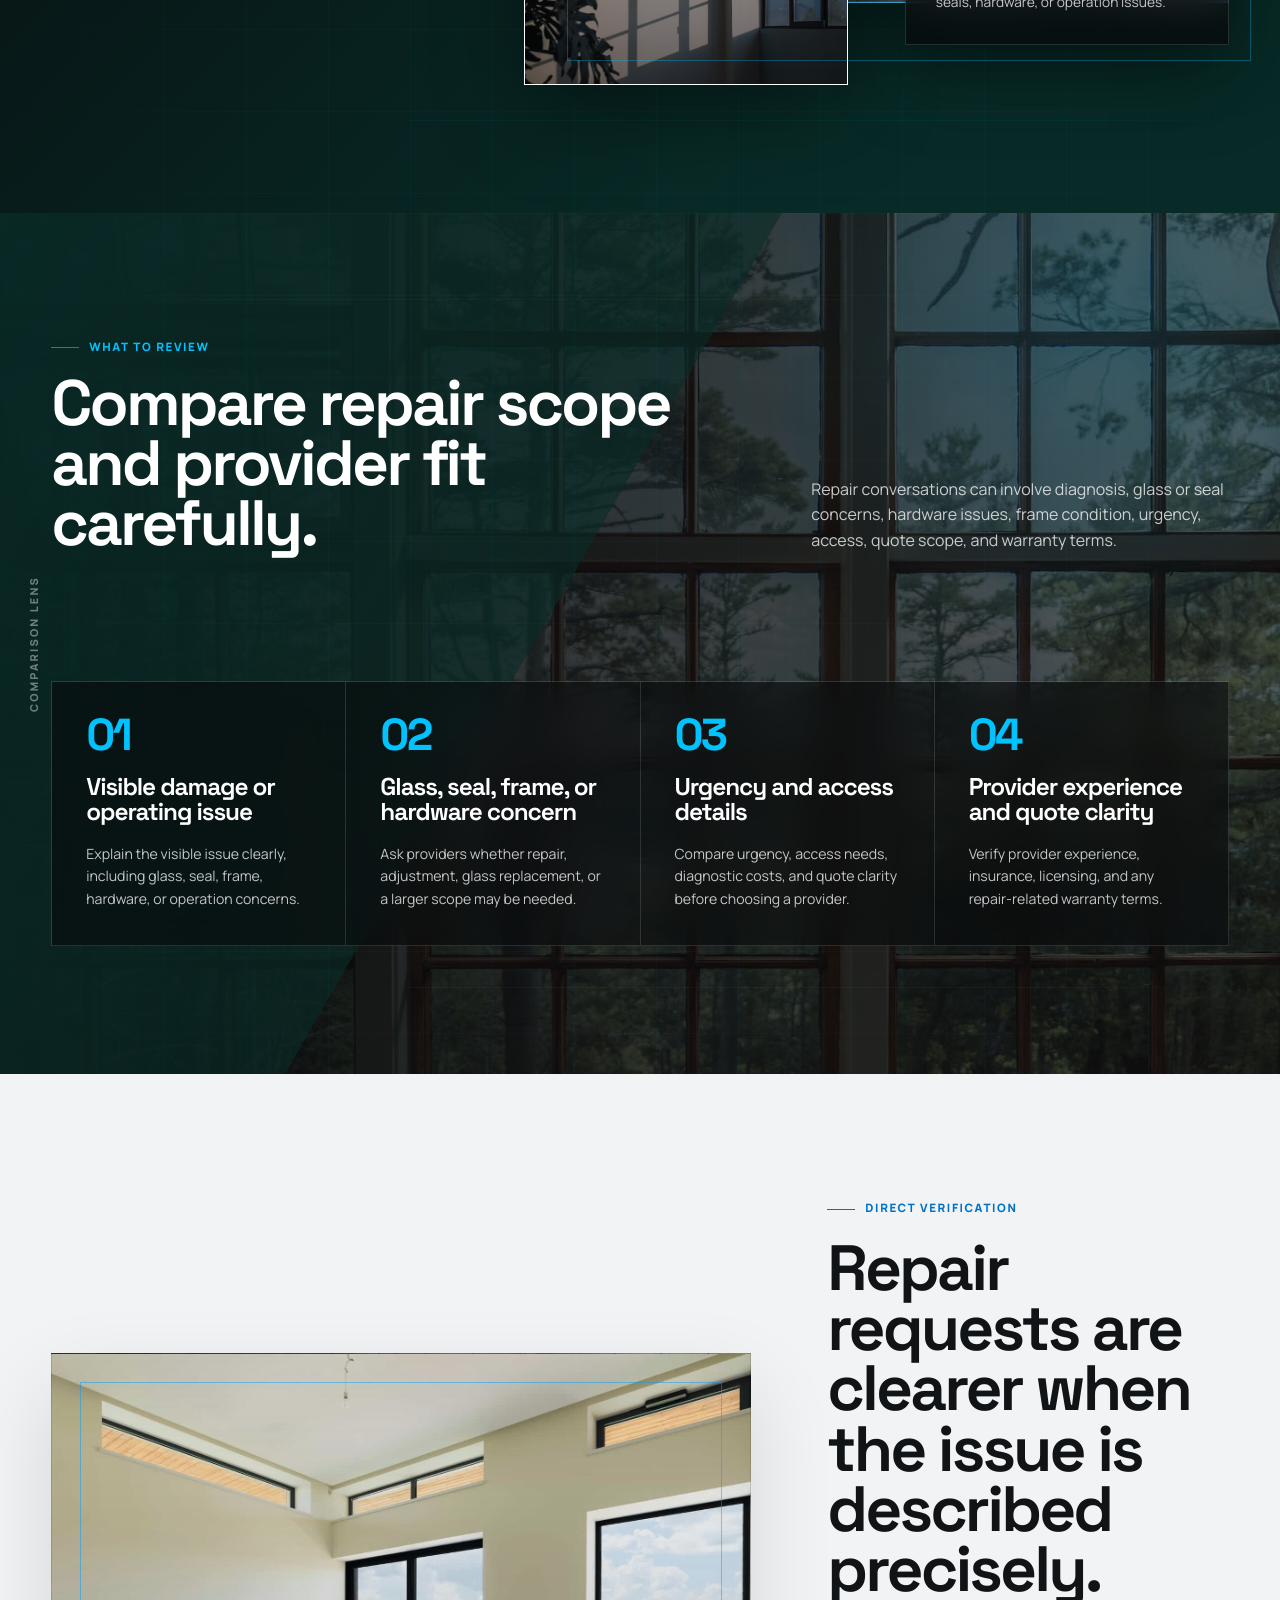
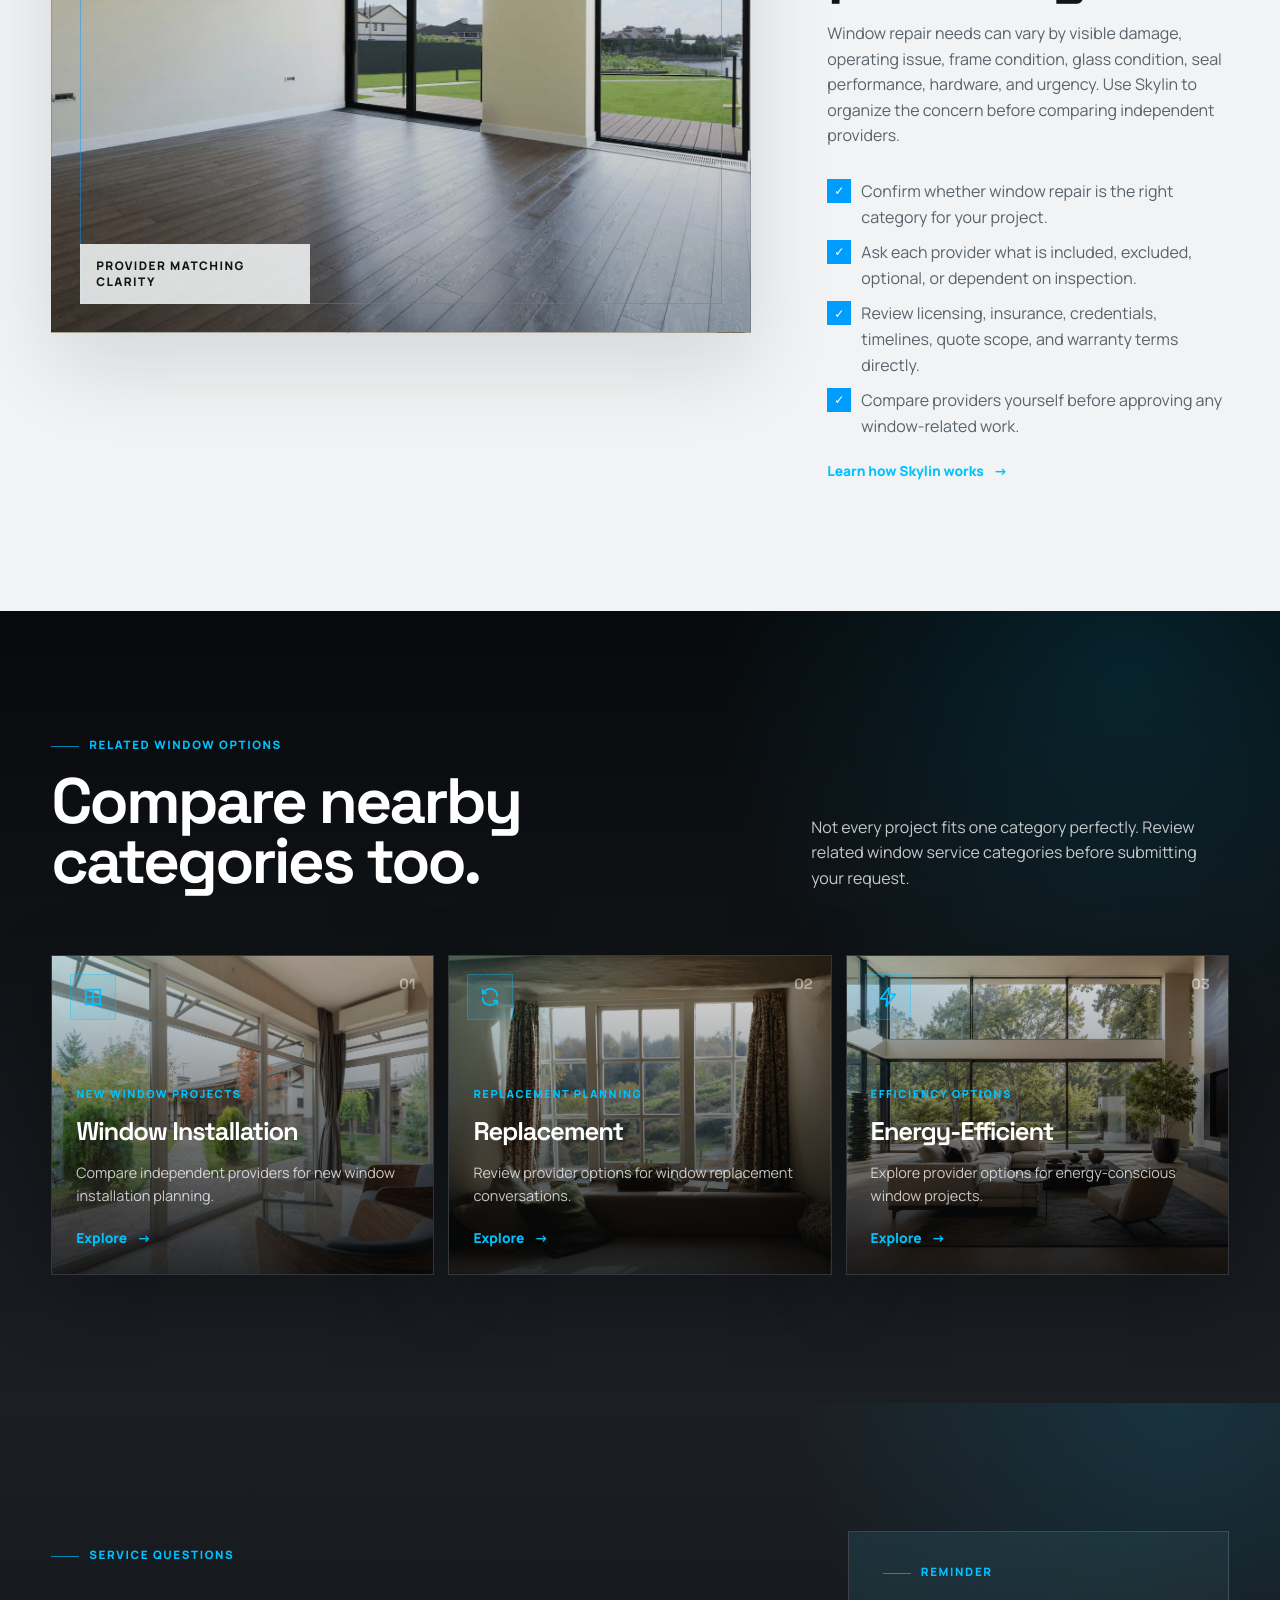
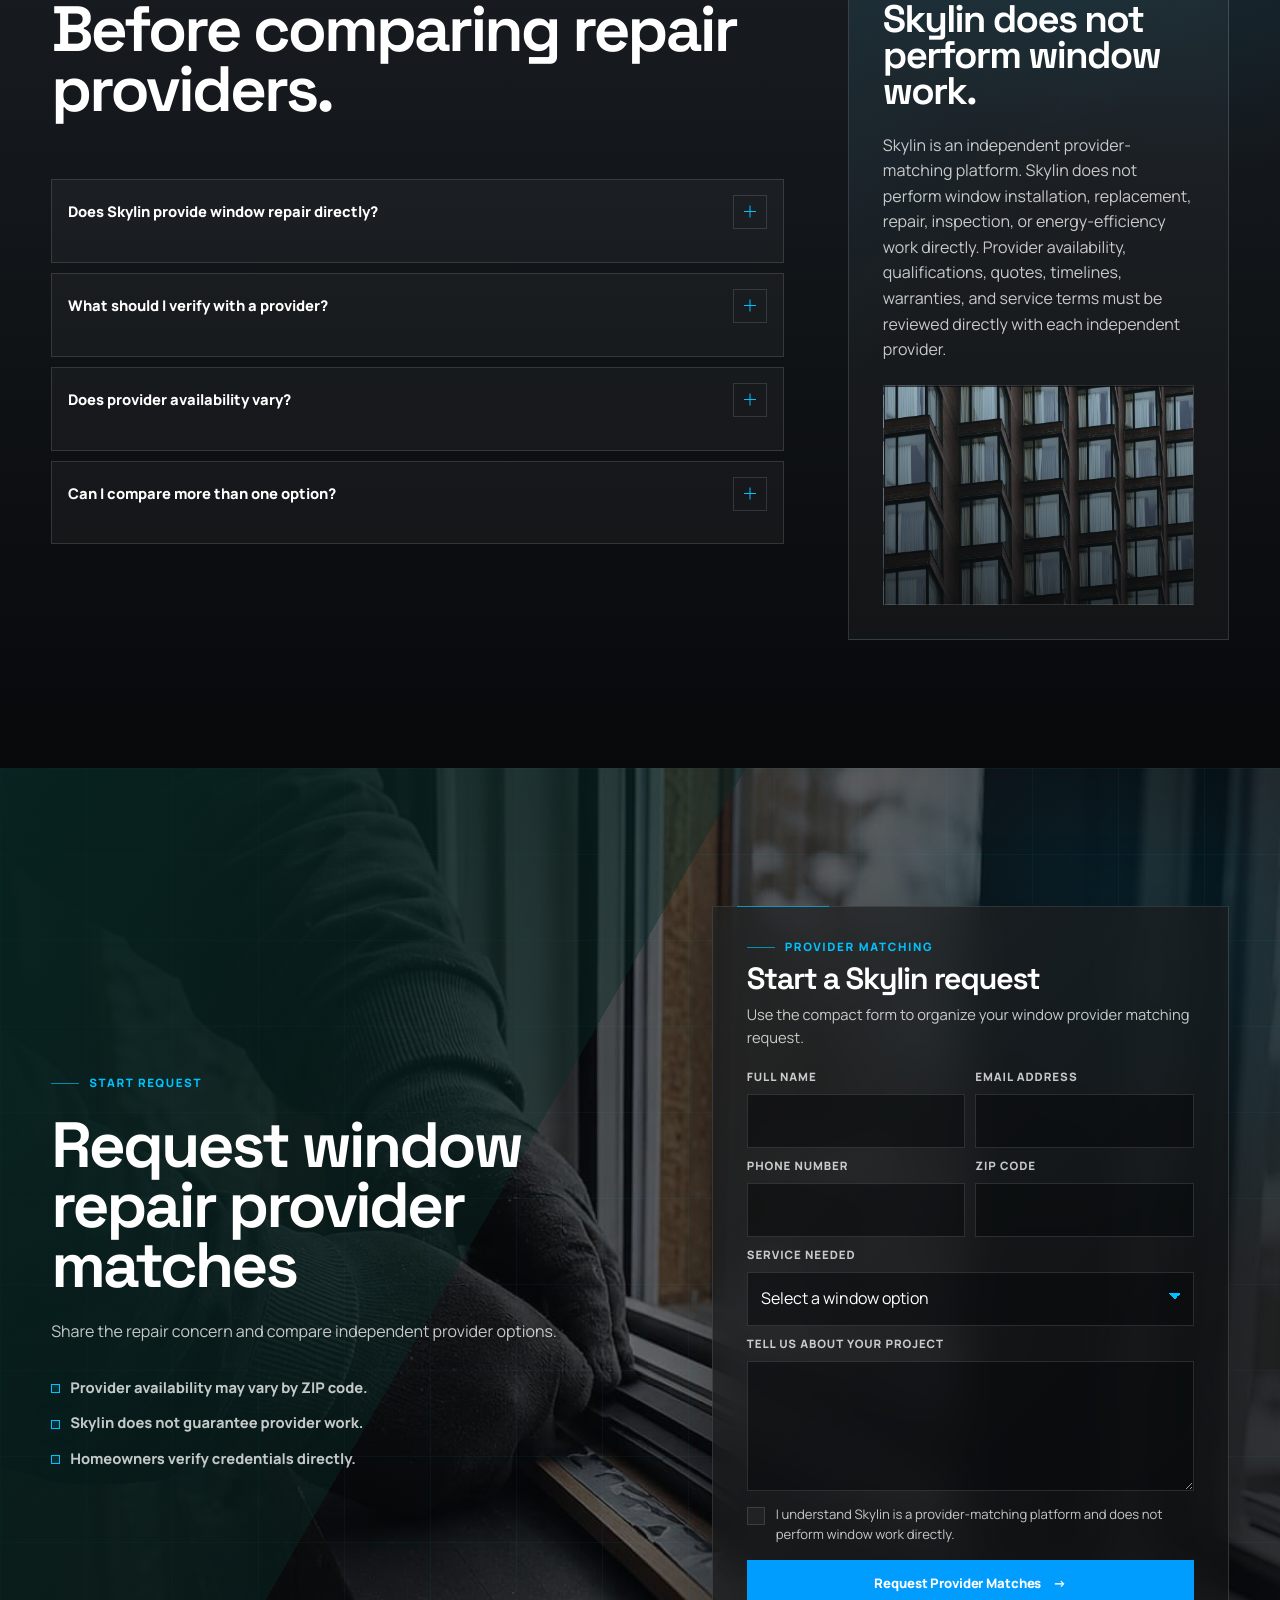
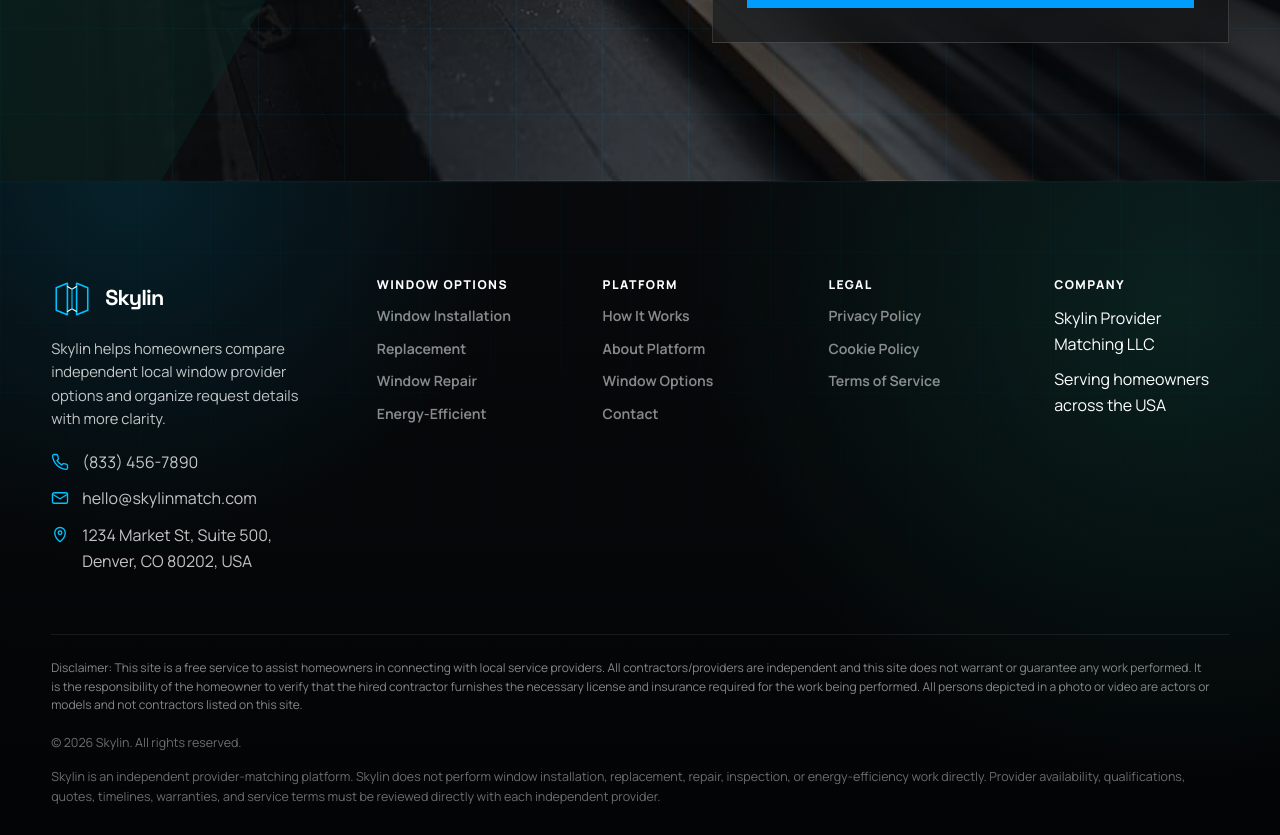
<file: window-repair.html>
<!DOCTYPE html>
<html lang="en">

<head>
    <meta charset="UTF-8">

    <meta name="viewport" content="width=device-width, initial-scale=1.0">

    <title>Window Repair Provider Options | Skylin</title>
    <meta name="description"
        content="Explore provider options for window repair requests involving glass, frames, seals, hardware, and operation issues.">

<link rel="icon" href="./assets/icons/favicon.ico" sizes="any">
<link rel="icon" type="image/svg+xml" href="./assets/icons/favicon.svg?v=5">
<link rel="apple-touch-icon" sizes="180x180" href="./assets/icons/apple-touch-icon.png">

    <link rel="stylesheet" href="./css/style.css">
</head>

<body class="service-detail-page" data-service-id="window-repair">
    <a class="skip-link" href="#main">Skip to content</a>

    <div data-site-header></div>

    <main id="main">
        <section class="service-detail-hero" data-service-hero aria-labelledby="serviceHeroTitle">
            <div class="container-wide service-detail-hero-inner">
                <div class="service-detail-hero-copy">
                    <span class="eyebrow" data-service-kicker>Repair Requests</span>

                    <h1 id="serviceHeroTitle">
                        <span data-service-hero-title>Compare Window Repair Provider Options</span>
                    </h1>

                    <p data-service-hero-text>
                        Skylin helps homeowners describe repair concerns clearly before comparing independent local
                        providers.
                    </p>

                    <div class="hero-actions" aria-label="Service page actions">
                        <a class="btn" href="contact.html">
                            Request Provider Matches
                            <span class="arrow" aria-hidden="true">→</span>
                        </a>

                        <a class="btn btn-secondary" href="services.html">
                            View All Window Options
                            <span class="arrow" aria-hidden="true">→</span>
                        </a>
                    </div>
                </div>

                <aside class="service-detail-hero-panel" aria-label="Service platform reminder">
                    <span class="section-kicker">Aggregator-safe</span>

                    <h2>
                        <span data-company-name>Skylin</span> is not a window repair crew.
                    </h2>

                    <p>
                        The platform helps homeowners compare independent provider options. Homeowners should verify
                        licensing, insurance, quotes, timelines, warranties, and credentials directly.
                    </p>

                    <div class="service-detail-hero-list">
                        <span>Independent providers perform their own work.</span>
                        <span>Provider availability varies by area.</span>
                        <span>Repair scope should be confirmed directly.</span>
                    </div>
                </aside>
            </div>
        </section>

        <section class="section service-detail-intro" data-service-intro aria-labelledby="serviceIntroTitle">
            <span class="section-number" aria-hidden="true">01</span>
            <span class="vertical-label" aria-hidden="true">Service Context</span>
            <div class="arch-lines" aria-hidden="true"></div>

            <div class="container-wide service-detail-intro-layout">
                <div class="service-detail-intro-copy">
                    <span class="section-kicker" data-service-kicker>Repair Requests</span>

                    <h2 id="serviceIntroTitle">
                        <span>Repair</span>

                    </h2>

                    <p data-service-page-intro>
                        Window repair conversations may involve stuck windows, cracked glass, seal issues, frame damage,
                        drafts, condensation, or hardware concerns. Skylin helps organize the request so providers can
                        better understand the situation.
                    </p>

                    <p>
                        <span data-company-name>Skylin</span> does not repair windows directly. It helps structure the
                        request so homeowners can compare independent provider options with more clarity.
                    </p>

                    <div class="service-detail-intro-actions">
                        <a class="btn" href="contact.html">
                            Start Repair Request
                            <span class="arrow" aria-hidden="true">→</span>
                        </a>

                        <a class="btn btn-secondary" href="#evaluation">
                            What to Compare
                            <span class="arrow" aria-hidden="true">→</span>
                        </a>
                    </div>
                </div>

                <div class="service-detail-visual" aria-label="Window repair visual collage">
                    <div class="service-detail-photo-main"></div>
                    <div class="service-detail-photo-small"></div>

                    <div class="service-detail-photo-note">
                        <strong data-service-short-title>Repair</strong>
                        <p data-service-summary>
                            Explore provider options for window repair requests involving glass, frames, seals,
                            hardware, or operation issues.
                        </p>
                    </div>

                    <div class="service-detail-photo-frame"></div>
                </div>
            </div>
        </section>

        <section class="section service-detail-evaluation" id="evaluation" aria-labelledby="serviceEvaluationTitle">
            <div class="blueprint-layer" aria-hidden="true"></div>
            <span class="vertical-label" aria-hidden="true">Comparison Lens</span>

            <div class="container-wide service-detail-evaluation-layout">
                <div class="section-header">
                    <div class="section-title-stack">
                        <span class="section-kicker">What to review</span>

                        <h2 id="serviceEvaluationTitle">
                            Compare repair scope and provider fit carefully.
                        </h2>
                    </div>

                    <div class="section-copy">
                        <p>
                            Repair conversations can involve diagnosis, glass or seal concerns, hardware issues, frame
                            condition, urgency, access, quote scope, and warranty terms.
                        </p>
                    </div>
                </div>

                <div class="service-detail-evaluation-grid" data-service-evaluation></div>
            </div>
        </section>

        <section class="section service-detail-editorial" data-service-editorial
            aria-labelledby="serviceEditorialTitle">
            <div class="container-wide service-detail-editorial-layout">
                <div class="service-detail-editorial-image" aria-label="Premium window repair interior photo"></div>

                <div class="service-detail-editorial-copy">
                    <span class="section-kicker">Direct verification</span>

                    <h2 id="serviceEditorialTitle">
                        Repair requests are clearer when the issue is described precisely.
                    </h2>

                    <p>
                        Window repair needs can vary by visible damage, operating issue, frame condition, glass
                        condition, seal performance, hardware, and urgency. Use <span data-company-name>Skylin</span> to
                        organize the concern before comparing independent providers.
                    </p>

                    <ul class="service-detail-editorial-checklist" data-service-editorial-checklist></ul>

                    <a class="text-link" href="about.html">Learn how Skylin works</a>
                </div>
            </div>
        </section>

        <section class="section service-detail-related" aria-labelledby="relatedServicesTitle">
            <div class="container-wide">
                <div class="section-header">
                    <div class="section-title-stack">
                        <span class="section-kicker">Related window options</span>

                        <h2 id="relatedServicesTitle">
                            Compare nearby categories too.
                        </h2>
                    </div>

                    <div class="section-copy">
                        <p>
                            Not every project fits one category perfectly. Review related window service categories
                            before submitting your request.
                        </p>
                    </div>
                </div>

                <div class="service-detail-related-grid" data-related-services></div>
            </div>
        </section>

        <section class="section service-detail-faq" aria-labelledby="serviceFaqTitle">
            <div class="container-wide home-faq-layout">
                <div class="home-faq-panel">
                    <div class="section-title-stack">
                        <span class="section-kicker">Service questions</span>

                        <h2 id="serviceFaqTitle">
                            Before comparing repair providers.
                        </h2>
                    </div>

                    <div class="faq-list" data-faq-list="service"></div>
                    <div data-faq-schema="service"></div>
                </div>

                <aside class="home-contact-panel" aria-label="Service legal reminder">
                    <span class="section-kicker">Reminder</span>

                    <h2>Skylin does not perform window work.</h2>

                    <p data-legal-notice>
                        Skylin is an independent provider-matching platform. Skylin does not perform window
                        installation, replacement, repair, inspection, or energy-efficiency work directly.
                    </p>

                    <div class="home-map-card" aria-label="Stylized service area map"></div>
                </aside>
            </div>
        </section>

        <section class="service-detail-cta" aria-labelledby="serviceCtaTitle">
            <div class="container-wide service-detail-cta-layout">
                <div class="service-detail-cta-copy">
                    <span class="section-kicker">Start request</span>

                    <h2 id="serviceCtaTitle" data-service-cta-title>
                        Request window repair provider matches
                    </h2>

                    <p data-service-cta-text>
                        Share the repair concern and compare independent provider options.
                    </p>

                    <div class="service-detail-cta-list">
                        <span>Provider availability may vary by ZIP code.</span>
                        <span>Skylin does not guarantee provider work.</span>
                        <span>Homeowners verify credentials directly.</span>
                    </div>
                </div>

                <div data-form-module="contact"></div>
            </div>
        </section>
    </main>

    <div data-site-footer></div>
    <div data-policy-banner></div>

    <script src="./js/config.js"></script>
    <script src="./js/service-page.js"></script>
    <script src="./js/main.js"></script>
</body>

</html>
</file>
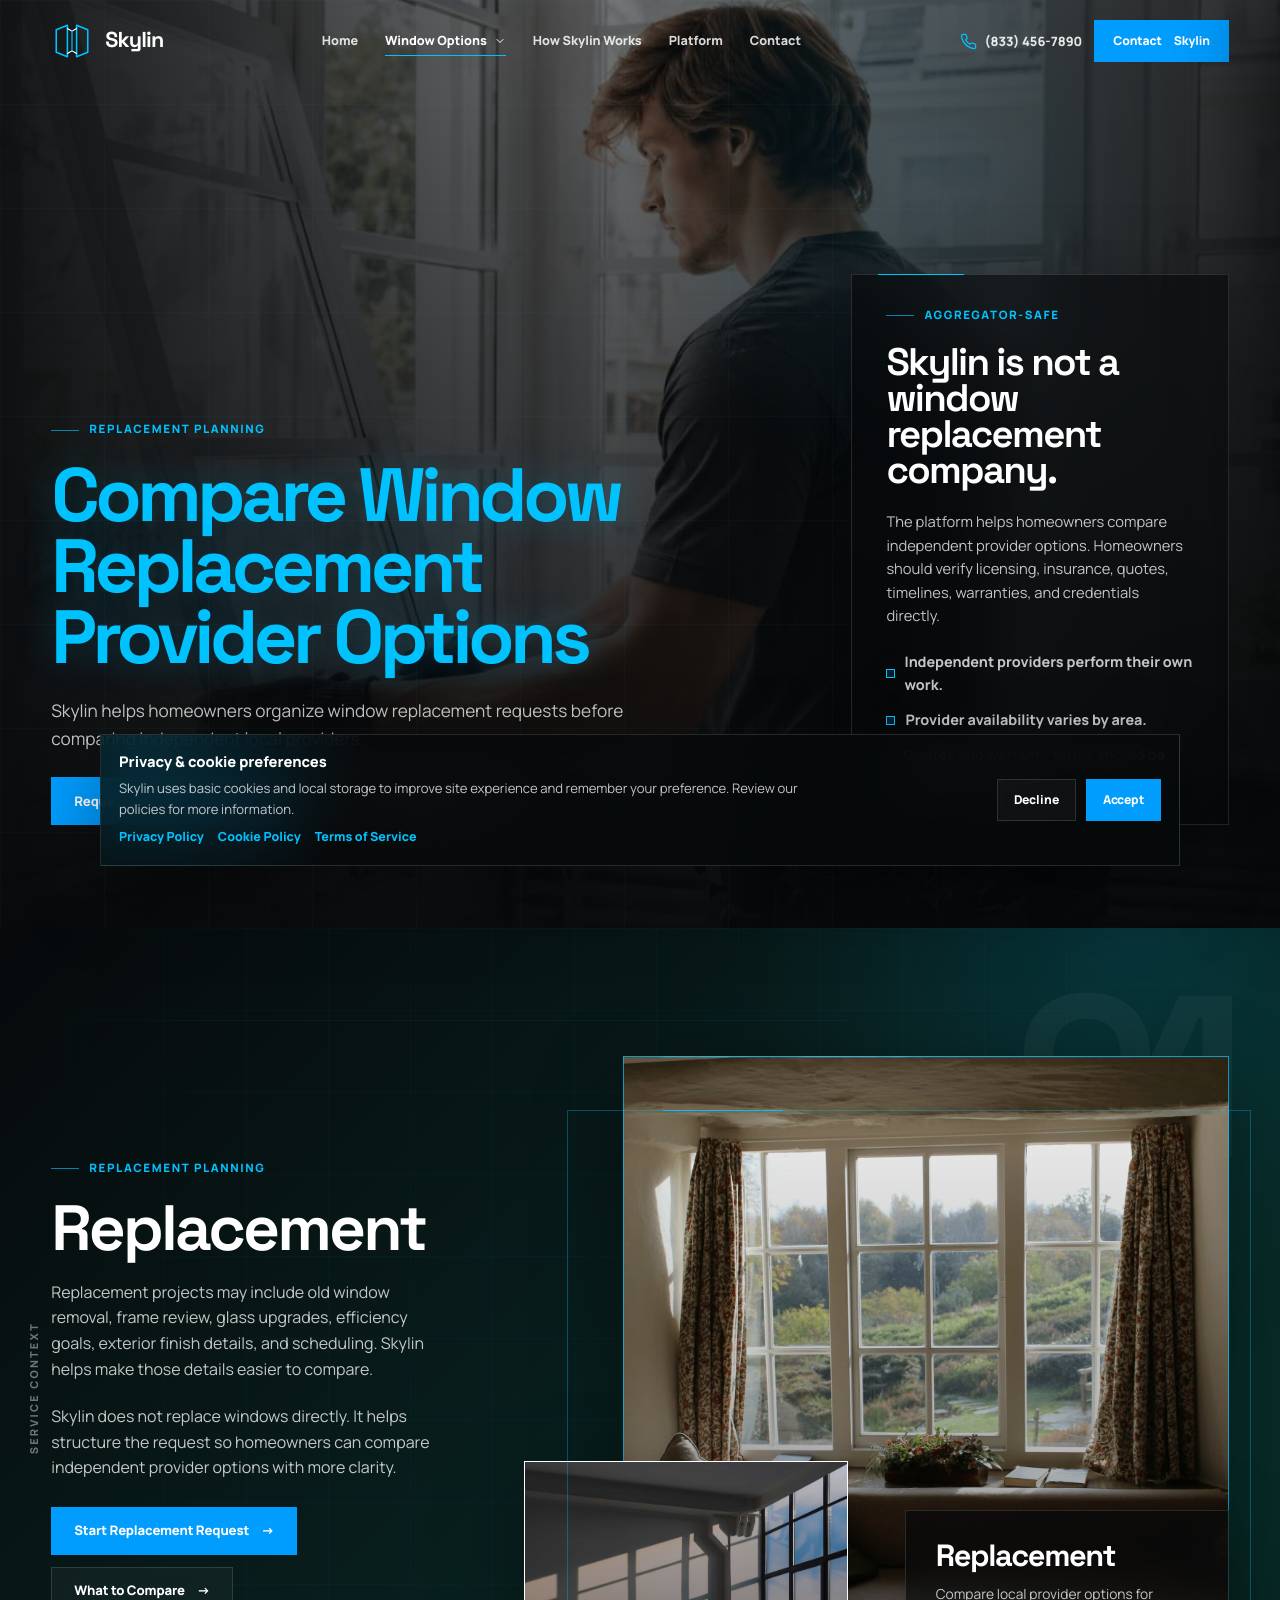
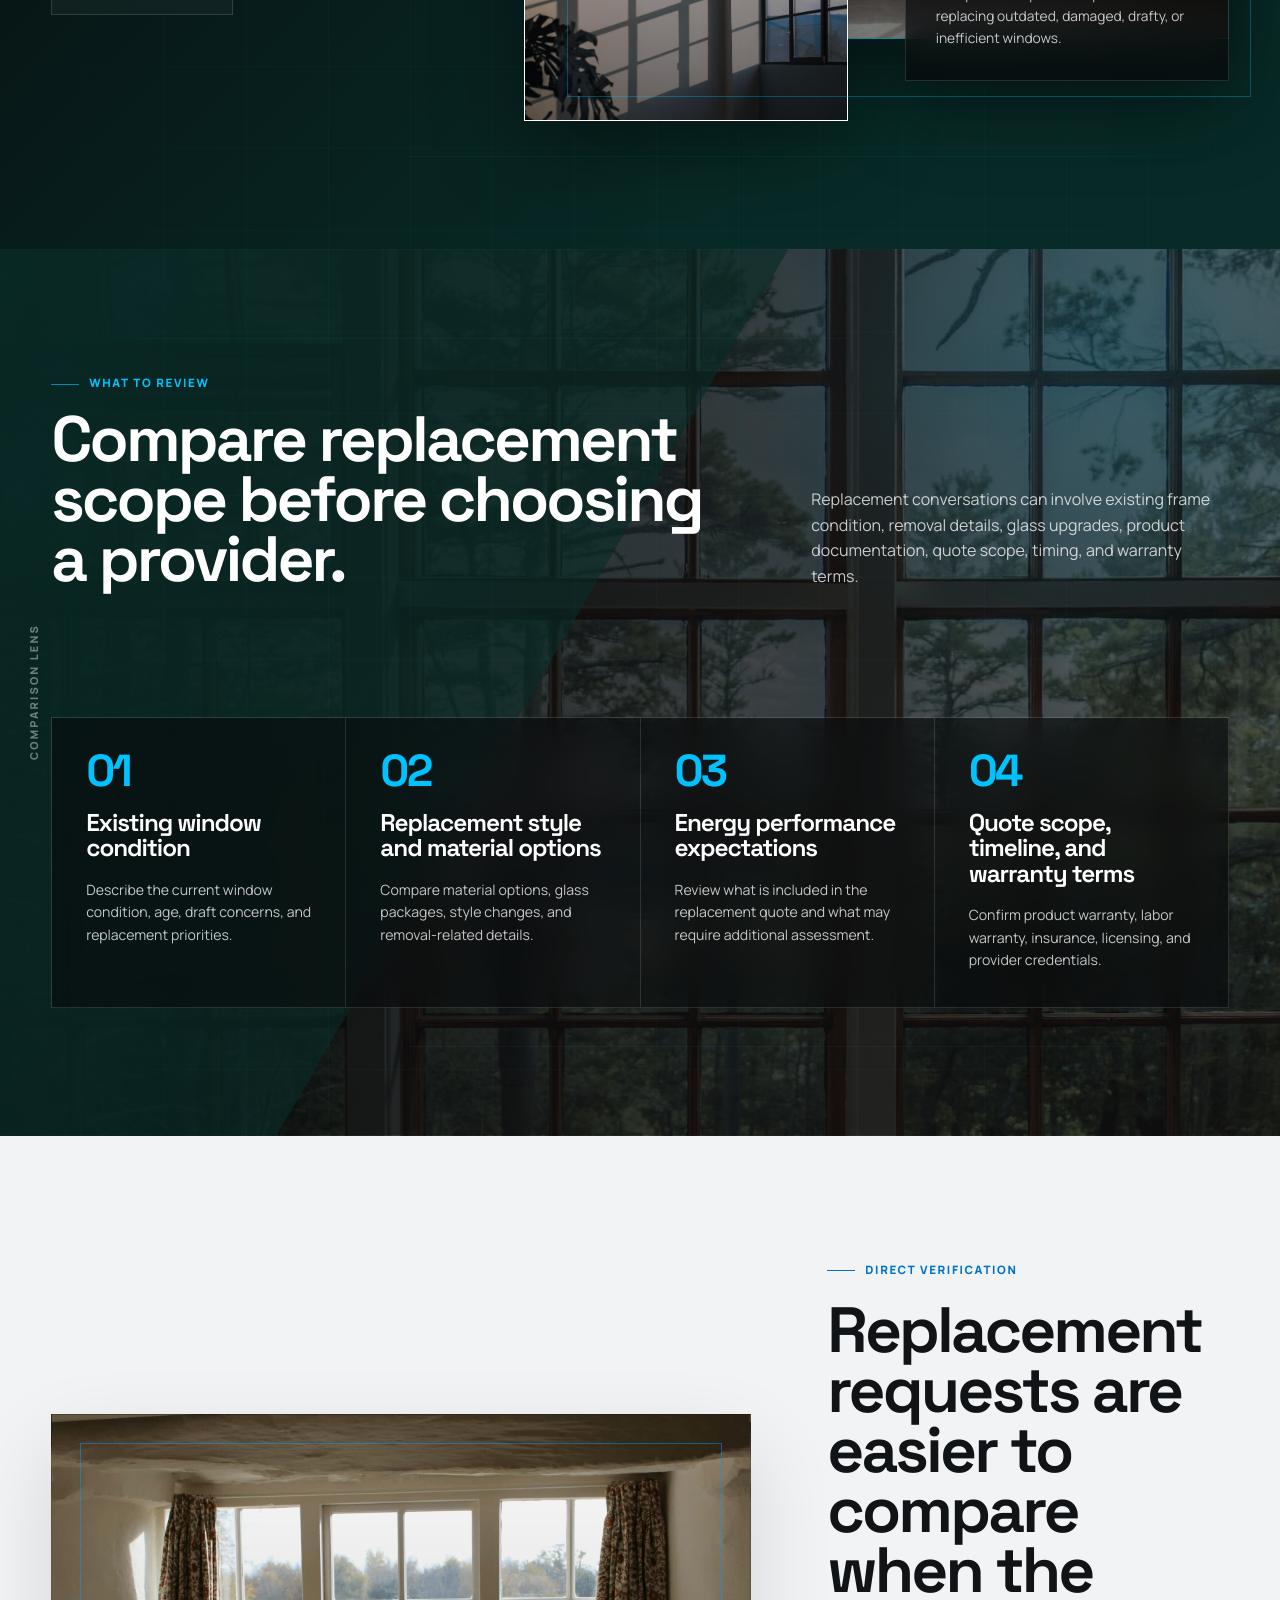
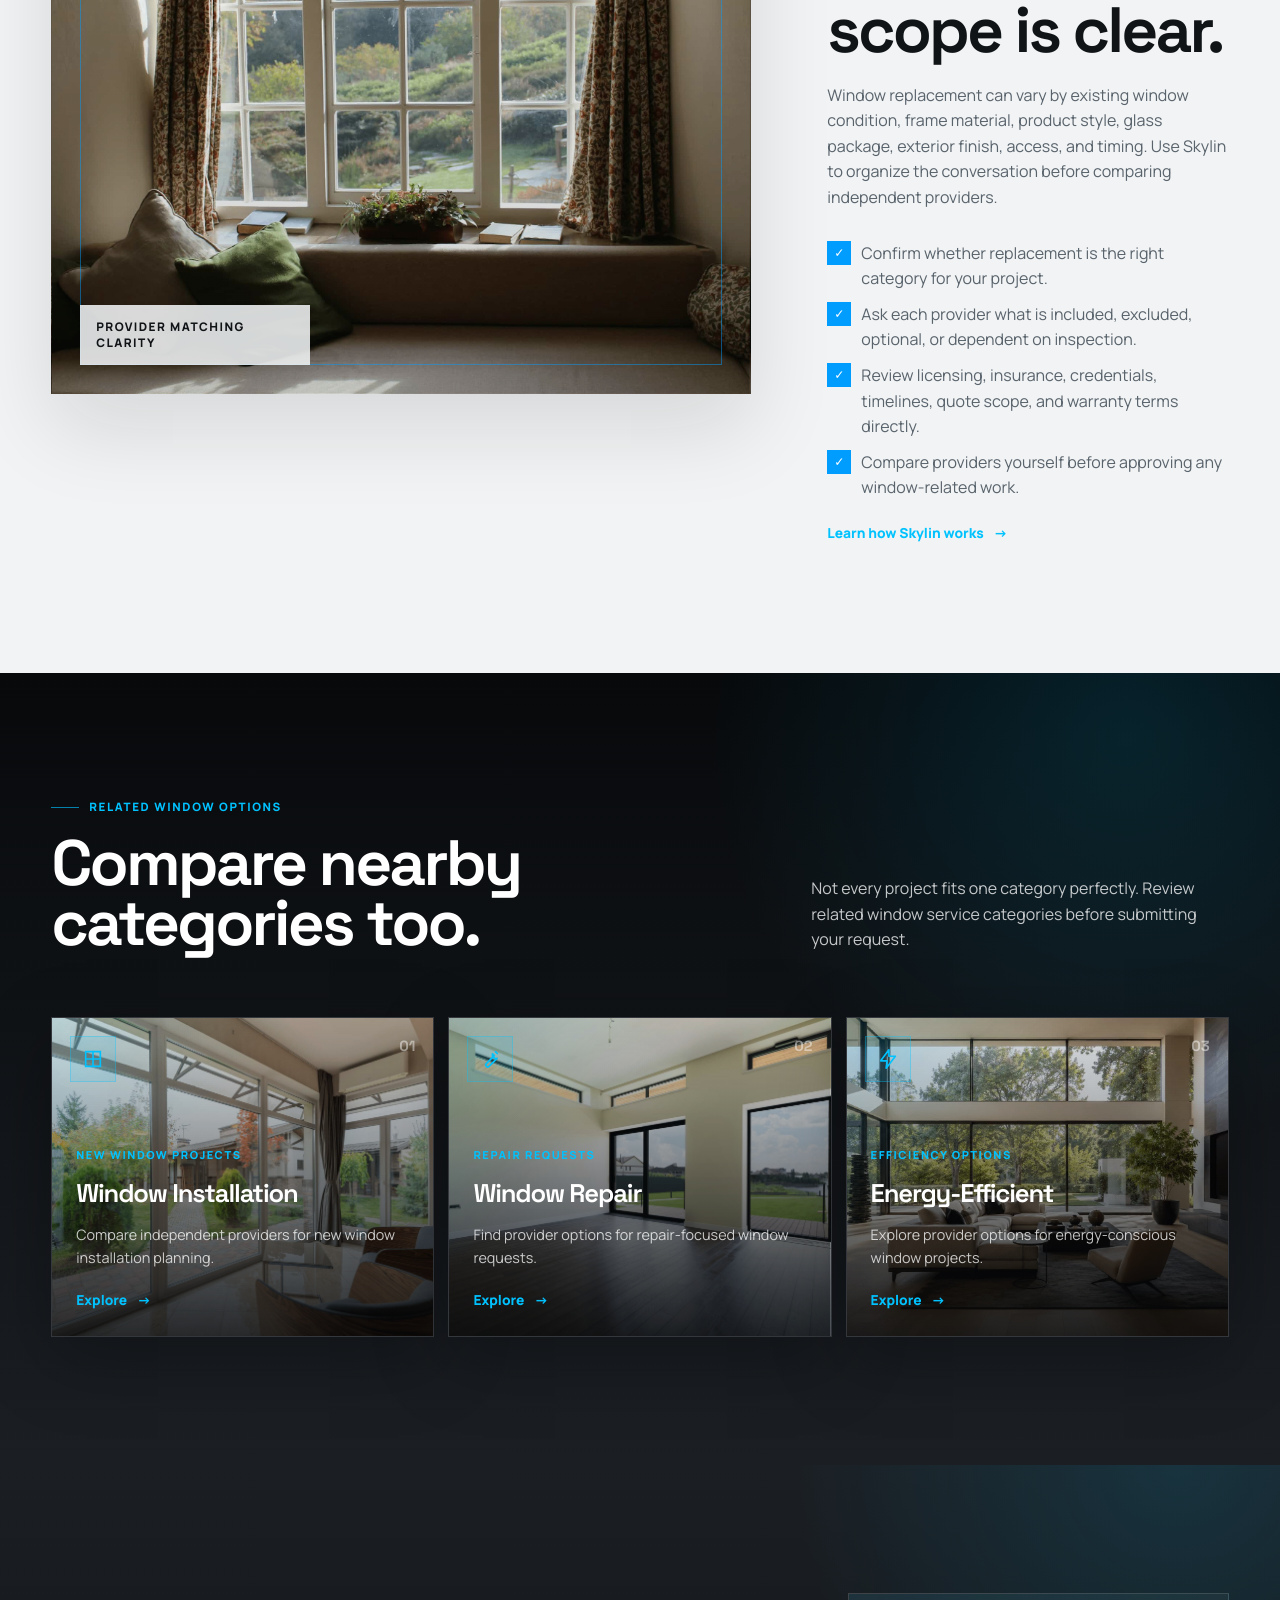
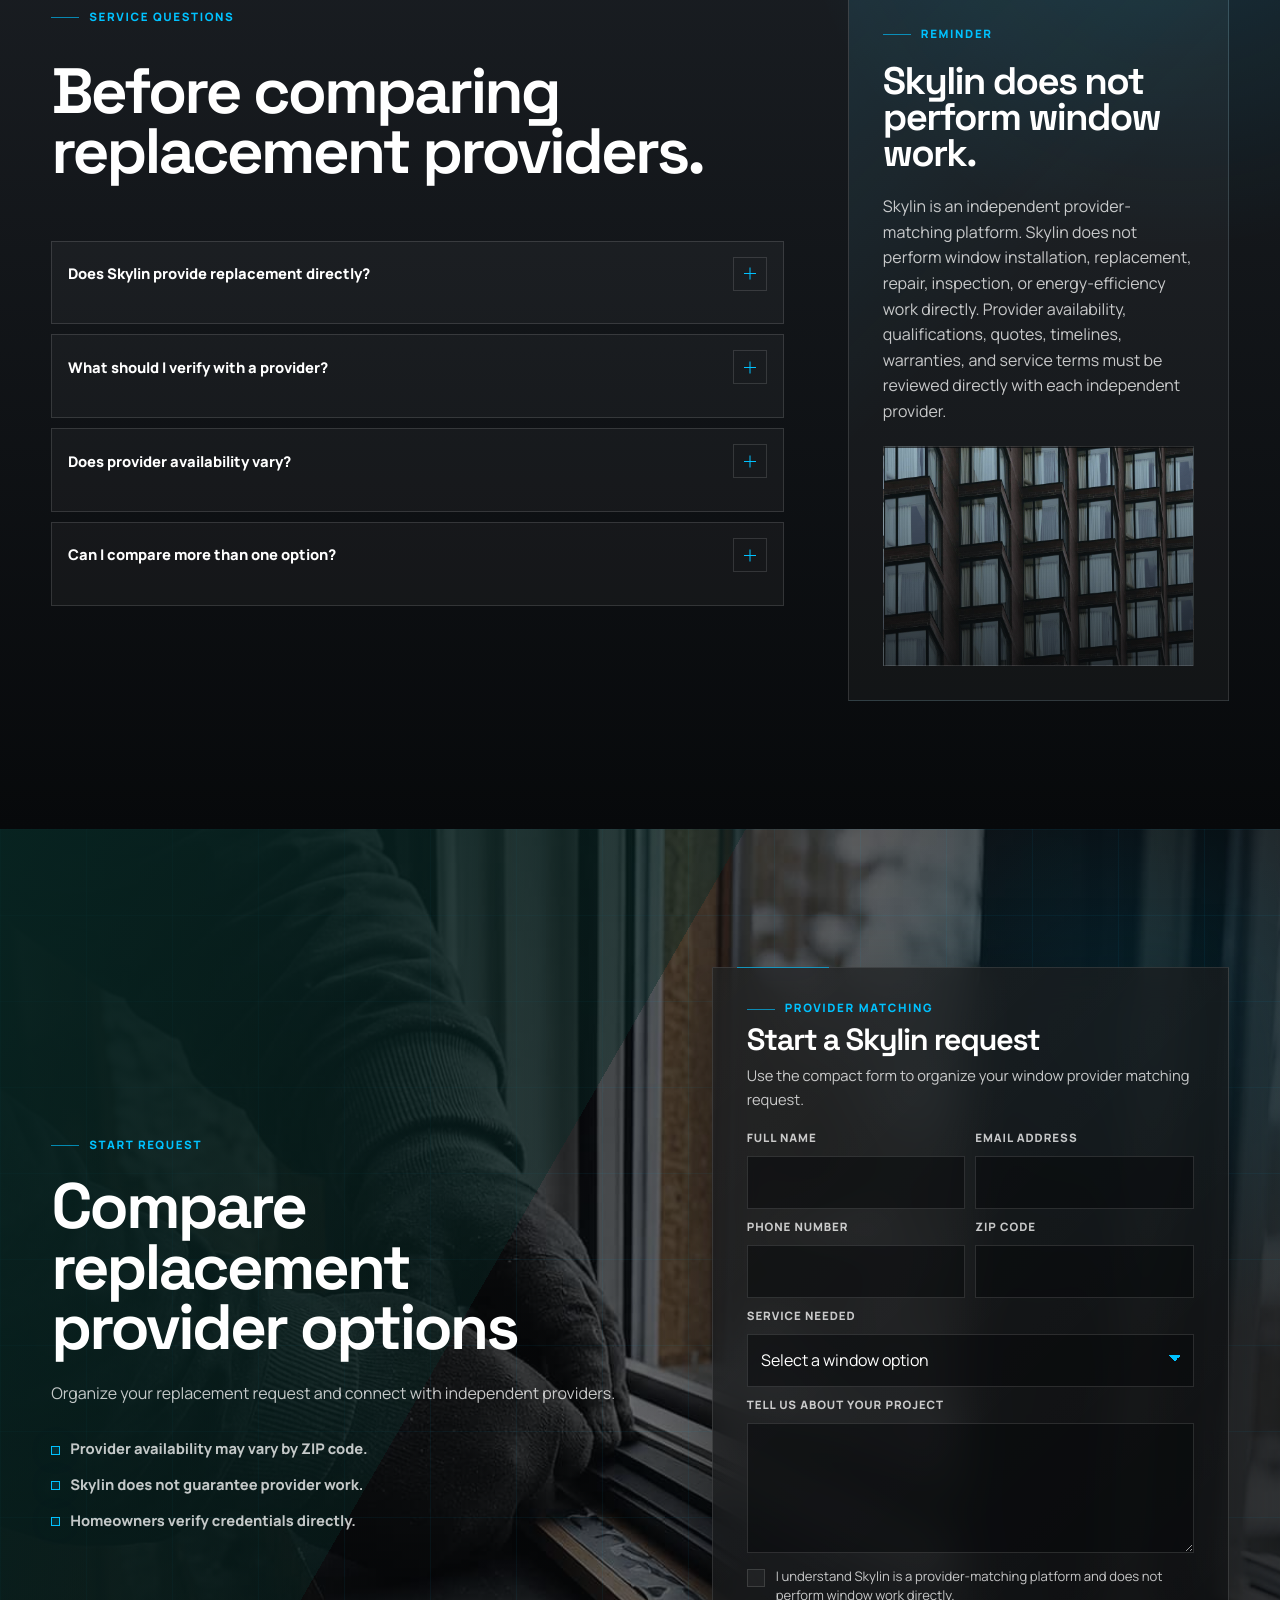
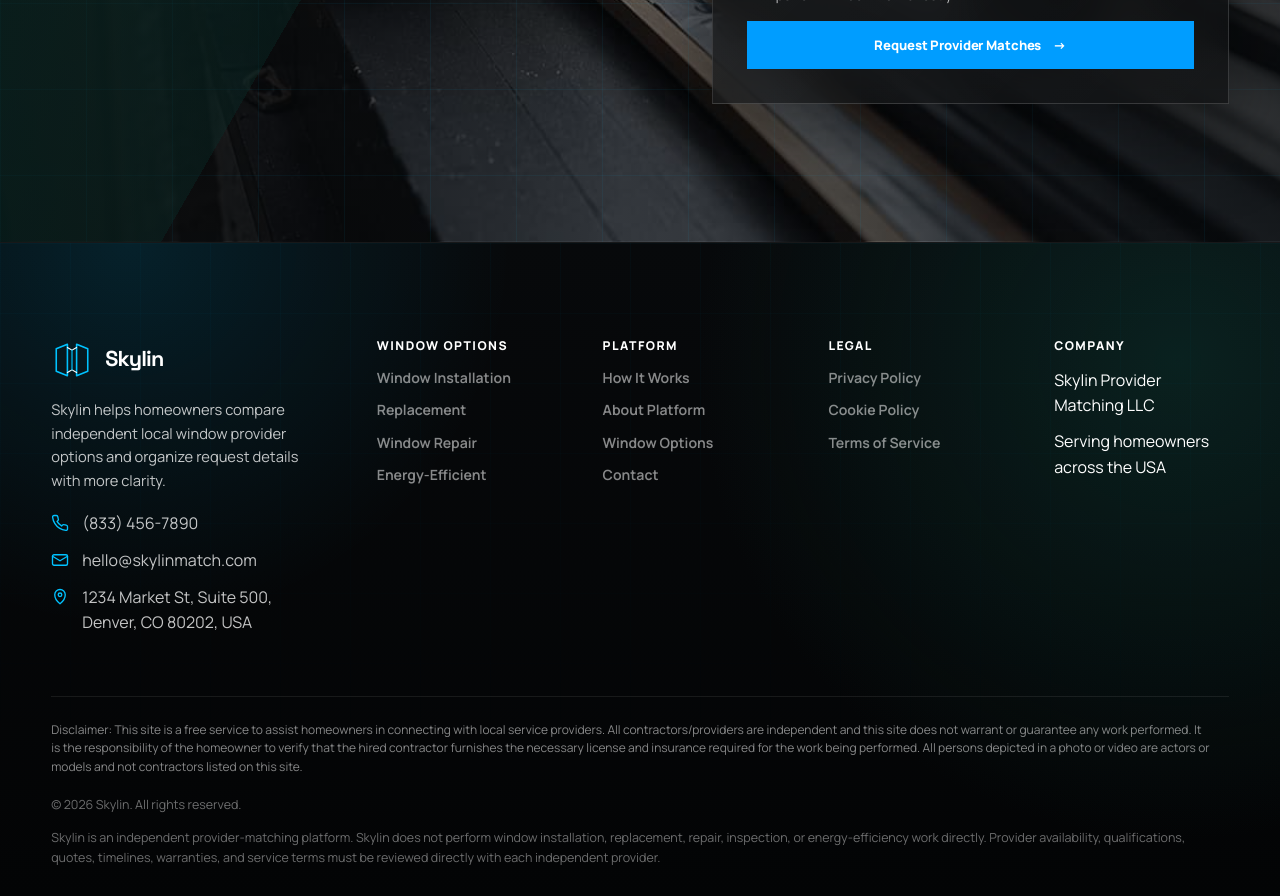
<file: window-replacement.html>
<!DOCTYPE html>
<html lang="en">

<head>
    <meta charset="UTF-8">

    <meta name="viewport" content="width=device-width, initial-scale=1.0">

    <title>Window Replacement Provider Options | Skylin</title>
    <meta name="description"
        content="Compare local window replacement provider options and organize your replacement request with Skylin.">

    <link rel="icon" href="./assets/icons/favicon.ico" sizes="any">
    <link rel="icon" type="image/svg+xml" href="./assets/icons/favicon.svg?v=5">
    <link rel="apple-touch-icon" sizes="180x180" href="./assets/icons/apple-touch-icon.png">

    <link rel="stylesheet" href="./css/style.css">
</head>

<body class="service-detail-page" data-service-id="window-replacement">
    <a class="skip-link" href="#main">Skip to content</a>

    <div data-site-header></div>

    <main id="main">
        <section class="service-detail-hero" data-service-hero aria-labelledby="serviceHeroTitle">
            <div class="container-wide service-detail-hero-inner">
                <div class="service-detail-hero-copy">
                    <span class="eyebrow" data-service-kicker>Replacement Planning</span>

                    <h1 id="serviceHeroTitle">
                        <span data-service-hero-title>Compare Window Replacement Provider Options</span>
                    </h1>

                    <p data-service-hero-text>
                        Skylin helps homeowners organize window replacement requests before comparing independent local
                        providers.
                    </p>

                    <div class="hero-actions" aria-label="Service page actions">
                        <a class="btn" href="contact.html">
                            Request Provider Matches
                            <span class="arrow" aria-hidden="true">→</span>
                        </a>

                        <a class="btn btn-secondary" href="services.html">
                            View All Window Options
                            <span class="arrow" aria-hidden="true">→</span>
                        </a>
                    </div>
                </div>

                <aside class="service-detail-hero-panel" aria-label="Service platform reminder">
                    <span class="section-kicker">Aggregator-safe</span>

                    <h2>
                        <span data-company-name>Skylin</span> is not a window replacement company.
                    </h2>

                    <p>
                        The platform helps homeowners compare independent provider options. Homeowners should verify
                        licensing, insurance, quotes, timelines, warranties, and credentials directly.
                    </p>

                    <div class="service-detail-hero-list">
                        <span>Independent providers perform their own work.</span>
                        <span>Provider availability varies by area.</span>
                        <span>Quotes and warranty terms should be reviewed directly.</span>
                    </div>
                </aside>
            </div>
        </section>

        <section class="section service-detail-intro" data-service-intro aria-labelledby="serviceIntroTitle">
            <span class="section-number" aria-hidden="true">01</span>
            <span class="vertical-label" aria-hidden="true">Service Context</span>
            <div class="arch-lines" aria-hidden="true"></div>

            <div class="container-wide service-detail-intro-layout">
                <div class="service-detail-intro-copy">
                    <span class="section-kicker" data-service-kicker>Replacement Planning</span>

                    <h2 id="serviceIntroTitle">
                        <span data-service-title>Compare Window Replacement Provider Options</span>
                    </h2>

                    <p data-service-page-intro>
                        Replacement projects may include old window removal, frame review, glass upgrades, efficiency
                        goals, exterior finish details, and scheduling. Skylin helps make those details easier to
                        compare.
                    </p>

                    <p>
                        <span data-company-name>Skylin</span> does not replace windows directly. It helps structure the
                        request so homeowners can compare independent provider options with more clarity.
                    </p>

                    <div class="service-detail-intro-actions">
                        <a class="btn" href="contact.html">
                            Start Replacement Request
                            <span class="arrow" aria-hidden="true">→</span>
                        </a>

                        <a class="btn btn-secondary" href="#evaluation">
                            What to Compare
                            <span class="arrow" aria-hidden="true">→</span>
                        </a>
                    </div>
                </div>

                <div class="service-detail-visual" aria-label="Window replacement visual collage">
                    <div class="service-detail-photo-main"></div>
                    <div class="service-detail-photo-small"></div>

                    <div class="service-detail-photo-note">
                        <strong data-service-short-title>Replacement</strong>
                        <p data-service-summary>
                            Compare local provider options for replacing outdated, damaged, drafty, or inefficient
                            windows.
                        </p>
                    </div>

                    <div class="service-detail-photo-frame"></div>
                </div>
            </div>
        </section>

        <section class="section service-detail-evaluation" id="evaluation" aria-labelledby="serviceEvaluationTitle">
            <div class="blueprint-layer" aria-hidden="true"></div>
            <span class="vertical-label" aria-hidden="true">Comparison Lens</span>

            <div class="container-wide service-detail-evaluation-layout">
                <div class="section-header">
                    <div class="section-title-stack">
                        <span class="section-kicker">What to review</span>

                        <h2 id="serviceEvaluationTitle">
                            Compare replacement scope before choosing a provider.
                        </h2>
                    </div>

                    <div class="section-copy">
                        <p>
                            Replacement conversations can involve existing frame condition, removal details, glass
                            upgrades, product documentation, quote scope, timing, and warranty terms.
                        </p>
                    </div>
                </div>

                <div class="service-detail-evaluation-grid" data-service-evaluation></div>
            </div>
        </section>

        <section class="section service-detail-editorial" data-service-editorial
            aria-labelledby="serviceEditorialTitle">
            <div class="container-wide service-detail-editorial-layout">
                <div class="service-detail-editorial-image" aria-label="Premium window replacement interior photo">
                </div>

                <div class="service-detail-editorial-copy">
                    <span class="section-kicker">Direct verification</span>

                    <h2 id="serviceEditorialTitle">
                        Replacement requests are easier to compare when the scope is clear.
                    </h2>

                    <p>
                        Window replacement can vary by existing window condition, frame material, product style, glass
                        package, exterior finish, access, and timing. Use <span data-company-name>Skylin</span> to
                        organize the conversation before comparing independent providers.
                    </p>

                    <ul class="service-detail-editorial-checklist" data-service-editorial-checklist></ul>

                    <a class="text-link" href="about.html">Learn how Skylin works</a>
                </div>
            </div>
        </section>

        <section class="section service-detail-related" aria-labelledby="relatedServicesTitle">
            <div class="container-wide">
                <div class="section-header">
                    <div class="section-title-stack">
                        <span class="section-kicker">Related window options</span>

                        <h2 id="relatedServicesTitle">
                            Compare nearby categories too.
                        </h2>
                    </div>

                    <div class="section-copy">
                        <p>
                            Not every project fits one category perfectly. Review related window service categories
                            before submitting your request.
                        </p>
                    </div>
                </div>

                <div class="service-detail-related-grid" data-related-services></div>
            </div>
        </section>

        <section class="section service-detail-faq" aria-labelledby="serviceFaqTitle">
            <div class="container-wide home-faq-layout">
                <div class="home-faq-panel">
                    <div class="section-title-stack">
                        <span class="section-kicker">Service questions</span>

                        <h2 id="serviceFaqTitle">
                            Before comparing replacement providers.
                        </h2>
                    </div>

                    <div class="faq-list" data-faq-list="service"></div>
                    <div data-faq-schema="service"></div>
                </div>

                <aside class="home-contact-panel" aria-label="Service legal reminder">
                    <span class="section-kicker">Reminder</span>

                    <h2>Skylin does not perform window work.</h2>

                    <p data-legal-notice>
                        Skylin is an independent provider-matching platform. Skylin does not perform window
                        installation, replacement, repair, inspection, or energy-efficiency work directly.
                    </p>

                    <div class="home-map-card" aria-label="Stylized service area map"></div>
                </aside>
            </div>
        </section>

        <section class="service-detail-cta" aria-labelledby="serviceCtaTitle">
            <div class="container-wide service-detail-cta-layout">
                <div class="service-detail-cta-copy">
                    <span class="section-kicker">Start request</span>

                    <h2 id="serviceCtaTitle" data-service-cta-title>
                        Compare replacement provider options
                    </h2>

                    <p data-service-cta-text>
                        Organize your replacement request and connect with independent providers.
                    </p>

                    <div class="service-detail-cta-list">
                        <span>Provider availability may vary by ZIP code.</span>
                        <span>Skylin does not guarantee provider work.</span>
                        <span>Homeowners verify credentials directly.</span>
                    </div>
                </div>

                <div data-form-module="contact"></div>
            </div>
        </section>
    </main>

    <div data-site-footer></div>
    <div data-policy-banner></div>

    <script src="./js/config.js"></script>
    <script src="./js/service-page.js"></script>
    <script src="./js/main.js"></script>
</body>

</html>
</file>
<file: css/style.css>
@import url("https://fonts.googleapis.com/css2?family=Manrope:wght@400;500;600;700;800&family=Space+Grotesk:wght@500;600;700&display=swap");

@import url("./home.css");
@import url("./services.css");
@import url("./about.css");
@import url("./contact.css");
@import url("./service-page.css");
@import url("./legal.css");



:root {
    /* Main dark base */
    --color-bg: #111417;
    --color-bg-deep: #07090b;
    --color-bg-graphite: #1b1f24;
    --color-bg-soft: #252a30;
    --color-bg-panel: #161a1f;

    /* Deep premium teal / green-dark */
    --color-teal-deep: #082b27;
    --color-teal: #0e403a;
    --color-teal-soft: #164e46;
    --color-teal-muted: #2e6a61;

    /* Bright blue-cyan accents */
    --color-accent: #00c2ff;
    --color-accent-strong: #009dff;
    --color-accent-deep: #0071c8;
    --color-accent-glow: rgba(0, 194, 255, 0.22);
    --color-accent-line: rgba(0, 194, 255, 0.65);

    /* Light contrast */
    --color-white: #ffffff;
    --color-smoke: #f1f3f4;
    --color-light-gray: #d9dee2;
    --color-silver: #aeb7bf;
    --color-gray: #7b858e;

    /* Text */
    --color-text-light: #ffffff;
    --color-text-soft: rgba(255, 255, 255, 0.76);
    --color-text-muted: rgba(255, 255, 255, 0.52);
    --color-text-dark: #111417;
    --color-text-gray: #59636c;

    /* Borders */
    --color-border-dark: rgba(255, 255, 255, 0.13);
    --color-border-soft: rgba(255, 255, 255, 0.08);
    --color-border-light: rgba(17, 20, 23, 0.16);
    --color-border-accent: rgba(0, 194, 255, 0.7);

    /* Shadows */
    --shadow-deep: 0 28px 80px rgba(0, 0, 0, 0.38);
    --shadow-accent: 0 0 34px rgba(0, 194, 255, 0.18);
    --shadow-card: 0 22px 70px rgba(0, 0, 0, 0.28);
    --shadow-soft: 0 18px 48px rgba(0, 0, 0, 0.18);

    /* Typography */
    --font-body: "Manrope", system-ui, -apple-system, BlinkMacSystemFont, "Segoe UI", sans-serif;
    --font-display: "Space Grotesk", "Manrope", system-ui, sans-serif;

    /* Layout */
    --container: 1180px;
    --container-wide: 1440px;
    --container-pad: clamp(18px, 4vw, 56px);

    /* Radius */
    --radius-xs: 6px;
    --radius-sm: 10px;
    --radius-md: 16px;
    --radius-lg: 24px;

    /* Header */
    --header-height: 82px;

    /* Motion */
    --transition-fast: 180ms ease;
    --transition-base: 260ms ease;
    --transition-slow: 520ms cubic-bezier(0.16, 1, 0.3, 1);
}



*,
*::before,
*::after {
    box-sizing: border-box;
}

html {
    min-width: 320px;
    scroll-behavior: smooth;
    text-size-adjust: 100%;
    -webkit-text-size-adjust: 100%;
}

body {
    margin: 0;
    min-width: 320px;
    overflow-x: clip;
    background:
        radial-gradient(circle at 12% 8%, rgba(0, 194, 255, 0.12), transparent 26rem),
        radial-gradient(circle at 90% 14%, rgba(14, 64, 58, 0.45), transparent 28rem),
        linear-gradient(180deg, var(--color-bg-deep), var(--color-bg) 28%, var(--color-bg-deep));
    color: var(--color-text-light);
    font-family: var(--font-body);
    font-size: 16px;
    line-height: 1.6;
    -webkit-font-smoothing: antialiased;
    text-rendering: geometricPrecision;
}

body.menu-open {
    overflow: hidden;
}

img,
svg,
video,
canvas,
picture {
    display: block;
    max-width: 100%;
}

img {
    height: auto;
}

a {
    color: inherit;
    text-decoration: none;
}

button,
input,
textarea,
select {
    font: inherit;
}

button {
    cursor: pointer;
}

button,
input,
textarea,
select {
    border-radius: 0;
}

::selection {
    background: rgba(0, 194, 255, 0.32);
    color: var(--color-white);
}

:focus-visible {
    outline: 2px solid var(--color-accent);
    outline-offset: 4px;
}

.skip-link {
    position: fixed;
    top: 12px;
    left: 12px;
    z-index: 10000;
    transform: translateY(-160%);
    padding: 12px 16px;
    background: var(--color-accent);
    color: var(--color-bg-deep);
    font-weight: 800;
    border-radius: var(--radius-sm);
    transition: transform var(--transition-base);
}

.skip-link:focus {
    transform: translateY(0);
}

main {
    min-height: 60vh;
    overflow: hidden;
}

[hidden] {
    display: none !important;
}



h1,
h2,
h3,
h4,
p {
    margin: 0;
}

h1,
h2,
h3,
.display-font {
    font-family: var(--font-display);
    letter-spacing: -0.045em;
}

h1 {
    font-size: clamp(3.35rem, 9vw, 8.9rem);
    line-height: 0.86;
    font-weight: 700;
}

h2 {
    font-size: clamp(2.25rem, 5vw, 5.15rem);
    line-height: 0.94;
    font-weight: 650;
}

h3 {
    font-size: clamp(1.25rem, 2vw, 2rem);
    line-height: 1.05;
    font-weight: 650;
}

h4 {
    font-size: 1rem;
    line-height: 1.25;
    font-weight: 800;
}

p {
    color: var(--color-text-soft);
}

.eyebrow,
.section-kicker,
.small-label {
    display: inline-flex;
    align-items: center;
    gap: 10px;
    color: var(--color-accent);
    font-size: 0.72rem;
    line-height: 1.2;
    font-weight: 800;
    letter-spacing: 0.14em;
    text-transform: uppercase;
}

.eyebrow::before,
.section-kicker::before {
    content: "";
    width: 28px;
    height: 1px;
    background: var(--color-accent-line);
    box-shadow: var(--shadow-accent);
}

.lead {
    max-width: 640px;
    font-size: clamp(1rem, 1.45vw, 1.22rem);
    color: var(--color-text-soft);
}

.text-muted {
    color: var(--color-text-muted);
}

.text-soft {
    color: var(--color-text-soft);
}

.text-accent {
    color: var(--color-accent);
}



.container {
    width: min(100% - calc(var(--container-pad) * 2), var(--container));
    margin-inline: auto;
}

.container-wide {
    width: min(100% - calc(var(--container-pad) * 2), var(--container-wide));
    margin-inline: auto;
}

.section {
    position: relative;
    padding-block: clamp(80px, 10vw, 150px);
    overflow: hidden;
}

.section-tight {
    padding-block: clamp(54px, 7vw, 96px);
}

.section-dark {
    background: var(--color-bg-deep);
}

.section-graphite {
    background: var(--color-bg-graphite);
}

.section-teal {
    background:
        radial-gradient(circle at 18% 12%, rgba(0, 194, 255, 0.12), transparent 22rem),
        linear-gradient(135deg, var(--color-teal-deep), #061615 68%, var(--color-bg-deep));
}

.section-light {
    background: var(--color-smoke);
    color: var(--color-text-dark);
}

.section-light p {
    color: var(--color-text-gray);
}

.section-header {
    position: relative;
    z-index: 2;
    display: grid;
    grid-template-columns: minmax(0, 0.9fr) minmax(260px, 0.55fr);
    gap: clamp(24px, 6vw, 88px);
    align-items: end;
    margin-bottom: clamp(34px, 5vw, 76px);
}

.section-header.centered {
    grid-template-columns: minmax(0, 780px);
    justify-content: center;
    text-align: center;
}

.section-header.centered .eyebrow,
.section-header.centered .section-kicker {
    justify-content: center;
}

.section-title-stack {
    display: grid;
    gap: 18px;
}

.section-copy {
    display: grid;
    gap: 18px;
}

.max-520 {
    max-width: 520px;
}

.max-640 {
    max-width: 640px;
}

.max-780 {
    max-width: 780px;
}



.btn,
.button,
.cta-button {
    position: relative;
    isolation: isolate;
    display: inline-flex;
    align-items: center;
    justify-content: center;
    gap: 12px;
    min-height: 48px;
    padding: 14px 22px;
    border: 1px solid transparent;
    background: var(--color-accent-strong);
    color: var(--color-white);
    font-size: 0.82rem;
    line-height: 1;
    font-weight: 850;
    letter-spacing: -0.01em;
    text-align: center;
    overflow: hidden;
    transition:
        transform var(--transition-base),
        border-color var(--transition-base),
        background var(--transition-base),
        box-shadow var(--transition-base),
        color var(--transition-base);
}

.btn::before,
.button::before,
.cta-button::before {
    content: "";
    position: absolute;
    inset: 0;
    z-index: -1;
    transform: translateX(-102%) skewX(-16deg);
    background: linear-gradient(90deg, transparent, rgba(255, 255, 255, 0.22), transparent);
    transition: transform 720ms cubic-bezier(0.16, 1, 0.3, 1);
}

.btn:hover,
.button:hover,
.cta-button:hover {
    transform: translateY(-2px);
    background: var(--color-accent);
    border-color: rgba(255, 255, 255, 0.34);
    box-shadow: 0 16px 48px rgba(0, 157, 255, 0.28);
}

.btn:hover::before,
.button:hover::before,
.cta-button:hover::before {
    transform: translateX(102%) skewX(-16deg);
}

.btn .arrow,
.button .arrow,
.cta-button .arrow {
    transition: transform var(--transition-base);
}

.btn:hover .arrow,
.button:hover .arrow,
.cta-button:hover .arrow {
    transform: translateX(4px);
}

.btn-secondary,
.button-secondary {
    background: rgba(255, 255, 255, 0.04);
    border-color: var(--color-border-dark);
    color: var(--color-white);
    backdrop-filter: blur(16px);
}

.btn-secondary:hover,
.button-secondary:hover {
    background: rgba(0, 194, 255, 0.12);
    border-color: var(--color-border-accent);
}

.btn-dark {
    background: var(--color-bg-deep);
    border-color: var(--color-border-dark);
}

.text-link {
    display: inline-flex;
    align-items: center;
    gap: 10px;
    width: fit-content;
    color: var(--color-accent);
    font-size: 0.86rem;
    font-weight: 800;
}

.text-link::after {
    content: "→";
    transition: transform var(--transition-base);
}

.text-link:hover::after {
    transform: translateX(5px);
}



.arch-lines,
.blueprint-layer {
    position: absolute;
    inset: 0;
    pointer-events: none;
    opacity: 0.42;
    background-image:
        linear-gradient(rgba(0, 194, 255, 0.08) 1px, transparent 1px),
        linear-gradient(90deg, rgba(0, 194, 255, 0.08) 1px, transparent 1px);
    background-size: 82px 82px;
    mask-image: linear-gradient(90deg, transparent, #000 18%, #000 82%, transparent);
}

.arch-lines::before,
.blueprint-layer::before {
    content: "";
    position: absolute;
    inset: 10% 5%;
    border: 1px solid rgba(0, 194, 255, 0.15);
    clip-path: polygon(0 0, 68% 0, 68% 22%, 100% 22%, 100% 100%, 30% 100%, 30% 70%, 0 70%);
}

.framed-panel {
    position: relative;
    border: 1px solid var(--color-border-dark);
    background: rgba(7, 9, 11, 0.62);
    box-shadow: var(--shadow-card);
    backdrop-filter: blur(18px);
}

.framed-panel::before,
.framed-panel::after {
    content: "";
    position: absolute;
    pointer-events: none;
    background: var(--color-accent-line);
    box-shadow: var(--shadow-accent);
}

.framed-panel::before {
    top: -1px;
    left: 22px;
    width: 74px;
    height: 1px;
}

.framed-panel::after {
    top: 22px;
    right: -1px;
    width: 1px;
    height: 74px;
}

.section-number {
    position: absolute;
    z-index: 0;
    top: clamp(28px, 5vw, 72px);
    right: var(--container-pad);
    color: rgba(255, 255, 255, 0.045);
    font-family: var(--font-display);
    font-size: clamp(7rem, 18vw, 19rem);
    line-height: 0.75;
    font-weight: 700;
    letter-spacing: -0.08em;
    pointer-events: none;
}

.vertical-label {
    position: absolute;
    z-index: 2;
    left: clamp(14px, 2vw, 34px);
    top: 50%;
    transform: translateY(-50%) rotate(180deg);
    writing-mode: vertical-rl;
    color: rgba(255, 255, 255, 0.42);
    font-size: 0.68rem;
    font-weight: 800;
    letter-spacing: 0.2em;
    text-transform: uppercase;
}



.site-header {
    position: fixed;
    inset: 0 0 auto 0;
    z-index: 1000;
    height: var(--header-height);
    color: var(--color-white);
    transition:
        background var(--transition-base),
        border-color var(--transition-base),
        box-shadow var(--transition-base),
        transform var(--transition-base);
}

.site-header.is-scrolled {
    background: rgba(7, 9, 11, 0.82);
    border-bottom: 1px solid var(--color-border-soft);
    box-shadow: 0 18px 60px rgba(0, 0, 0, 0.22);
    backdrop-filter: blur(22px);
}

.site-header-inner {
    display: grid;
    grid-template-columns: auto minmax(0, 1fr) auto;
    align-items: center;
    gap: clamp(20px, 3vw, 44px);
    height: 100%;
}

.site-logo {
    display: inline-flex;
    align-items: center;
    gap: 12px;
    min-width: max-content;
    color: var(--color-white);
}

.site-logo-mark {
    width: 42px;
    height: 42px;
    flex: 0 0 42px;
}

.site-logo-mark svg,
.site-logo-mark img {
    width: 100%;
    height: 100%;
}

.site-logo-text {
    font-family: var(--font-display);
    font-size: 1.35rem;
    line-height: 1;
    font-weight: 700;
    letter-spacing: -0.04em;
}

.site-logo:hover .logo-line,
.site-logo:hover .logo-accent {
    stroke: var(--color-accent);
}

.desktop-nav {
    justify-self: center;
    display: flex;
    align-items: center;
    gap: clamp(18px, 2.1vw, 36px);
    min-width: 0;
}

.nav-item {
    position: relative;
}

.nav-link {
    position: relative;
    display: inline-flex;
    align-items: center;
    gap: 7px;
    padding-block: 12px;
    color: rgba(255, 255, 255, 0.84);
    font-size: 0.79rem;
    font-weight: 800;
    white-space: nowrap;
    transition: color var(--transition-base);
}

.nav-link::after {
    content: "";
    position: absolute;
    left: 0;
    bottom: 7px;
    width: 100%;
    height: 1px;
    transform: scaleX(0);
    transform-origin: right;
    background: var(--color-accent);
    box-shadow: var(--shadow-accent);
    transition: transform var(--transition-base);
}

.nav-link:hover,
.nav-link.is-active {
    color: var(--color-white);
}

.nav-link:hover::after,
.nav-link.is-active::after {
    transform: scaleX(1);
    transform-origin: left;
}

.nav-chevron {
    width: 12px;
    height: 12px;
    transition: transform var(--transition-base);
}

.nav-item:hover .nav-chevron {
    transform: rotate(180deg);
}

.nav-dropdown {
    position: absolute;
    top: calc(100% + 14px);
    left: 50%;
    min-width: 270px;
    transform: translate(-50%, 10px);
    padding: 10px;
    opacity: 0;
    visibility: hidden;
    pointer-events: none;
    border: 1px solid var(--color-border-dark);
    background: rgba(7, 9, 11, 0.92);
    box-shadow: var(--shadow-deep);
    backdrop-filter: blur(22px);
    transition:
        opacity var(--transition-base),
        visibility var(--transition-base),
        transform var(--transition-base);
}

.nav-dropdown::before {
    content: "";
    position: absolute;
    top: -14px;
    left: 0;
    right: 0;
    height: 14px;
}

.nav-item:hover .nav-dropdown,
.nav-item:focus-within .nav-dropdown {
    transform: translate(-50%, 0);
    opacity: 1;
    visibility: visible;
    pointer-events: auto;
}

.nav-dropdown a {
    display: flex;
    align-items: center;
    justify-content: space-between;
    gap: 16px;
    padding: 13px 14px;
    color: var(--color-text-soft);
    font-size: 0.84rem;
    font-weight: 750;
    border: 1px solid transparent;
    transition:
        color var(--transition-base),
        border-color var(--transition-base),
        background var(--transition-base);
}

.nav-dropdown a::after {
    content: "→";
    color: var(--color-accent);
    transform: translateX(-4px);
    opacity: 0;
    transition:
        opacity var(--transition-base),
        transform var(--transition-base);
}

.nav-dropdown a:hover {
    color: var(--color-white);
    background: rgba(0, 194, 255, 0.08);
    border-color: rgba(0, 194, 255, 0.22);
}

.nav-dropdown a:hover::after {
    opacity: 1;
    transform: translateX(0);
}

.header-actions {
    justify-self: end;
    display: flex;
    align-items: center;
    gap: 12px;
}

.header-phone {
    display: inline-flex;
    align-items: center;
    gap: 8px;
    min-height: 42px;
    color: rgba(255, 255, 255, 0.88);
    font-size: 0.8rem;
    font-weight: 850;
    white-space: nowrap;
    transition: color var(--transition-base);
}

.header-phone svg {
    width: 17px;
    height: 17px;
    color: var(--color-accent);
}

.header-phone:hover {
    color: var(--color-white);
}

.header-contact {
    min-height: 42px;
    padding: 13px 18px;
    font-size: 0.76rem;
}

.mobile-toggle {
    display: none;
    width: 46px;
    height: 46px;
    place-items: center;
    border: 1px solid var(--color-border-dark);
    background: rgba(255, 255, 255, 0.04);
    color: var(--color-white);
}

.mobile-toggle-lines {
    position: relative;
    width: 18px;
    height: 12px;
}

.mobile-toggle-lines::before,
.mobile-toggle-lines::after {
    content: "";
    position: absolute;
    right: 0;
    width: 18px;
    height: 1px;
    background: currentColor;
    transition:
        transform var(--transition-base),
        top var(--transition-base),
        bottom var(--transition-base),
        width var(--transition-base);
}

.mobile-toggle-lines::before {
    top: 0;
}

.mobile-toggle-lines::after {
    bottom: 0;
    width: 12px;
}

.mobile-toggle:hover .mobile-toggle-lines::after {
    width: 18px;
}



.mobile-menu-backdrop {
    position: fixed;
    inset: 0;
    z-index: 1090;
    background: rgba(0, 0, 0, 0.64);
    opacity: 0;
    visibility: hidden;
    pointer-events: none;
    transition:
        opacity var(--transition-base),
        visibility var(--transition-base);
}

.mobile-menu-backdrop.is-open {
    opacity: 1;
    visibility: visible;
    pointer-events: auto;
}

.mobile-menu {
    position: fixed;
    inset: 0 0 0 auto;
    z-index: 1100;
    width: min(100%, 470px);
    min-width: 0;
    transform: translateX(102%);
    display: flex;
    flex-direction: column;
    overflow: hidden;
    background:
        radial-gradient(circle at 85% 8%, rgba(0, 194, 255, 0.18), transparent 18rem),
        linear-gradient(160deg, var(--color-bg-deep), var(--color-teal-deep) 62%, var(--color-bg-deep));
    border-left: 1px solid var(--color-border-dark);
    box-shadow: -30px 0 80px rgba(0, 0, 0, 0.48);
    transition: transform var(--transition-slow);
}

.mobile-menu.is-open {
    transform: translateX(0);
}

.mobile-menu::before {
    content: "";
    position: absolute;
    inset: 0;
    pointer-events: none;
    background-image:
        linear-gradient(rgba(0, 194, 255, 0.07) 1px, transparent 1px),
        linear-gradient(90deg, rgba(0, 194, 255, 0.07) 1px, transparent 1px);
    background-size: 58px 58px;
    opacity: 0.6;
}

.mobile-menu-header,
.mobile-menu-body,
.mobile-menu-footer {
    position: relative;
    z-index: 2;
}

.mobile-menu-header {
    display: flex;
    align-items: center;
    justify-content: space-between;
    gap: 16px;
    min-height: 82px;
    padding: 18px 22px;
    border-bottom: 1px solid var(--color-border-soft);
}

.mobile-menu-close {
    display: grid;
    place-items: center;
    width: 46px;
    height: 46px;
    border: 1px solid var(--color-border-dark);
    background: rgba(255, 255, 255, 0.04);
    color: var(--color-white);
    transition:
        background var(--transition-base),
        border-color var(--transition-base);
}

.mobile-menu-close:hover {
    background: rgba(0, 194, 255, 0.1);
    border-color: var(--color-border-accent);
}

.mobile-menu-close svg {
    width: 20px;
    height: 20px;
}

.mobile-menu-body {
    flex: 1;
    overflow-y: auto;
    padding: 26px 22px;
}

.mobile-nav {
    display: grid;
    gap: 10px;
}

.mobile-nav-link,
.mobile-subnav-link {
    display: flex;
    align-items: center;
    justify-content: space-between;
    gap: 16px;
    border: 1px solid var(--color-border-soft);
    background: rgba(255, 255, 255, 0.035);
    color: var(--color-white);
    transition:
        background var(--transition-base),
        border-color var(--transition-base),
        transform var(--transition-base);
}

.mobile-nav-link {
    min-height: 58px;
    padding: 16px;
    font-family: var(--font-display);
    font-size: 1.05rem;
    font-weight: 650;
    letter-spacing: -0.03em;
}

.mobile-nav-link::after,
.mobile-subnav-link::after {
    content: "→";
    color: var(--color-accent);
}

.mobile-nav-link:hover,
.mobile-subnav-link:hover {
    transform: translateX(3px);
    background: rgba(0, 194, 255, 0.09);
    border-color: rgba(0, 194, 255, 0.34);
}

.mobile-subnav {
    display: grid;
    gap: 8px;
    padding: 8px 0 12px 16px;
}

.mobile-subnav-link {
    min-height: 46px;
    padding: 12px 14px;
    color: var(--color-text-soft);
    font-size: 0.88rem;
    font-weight: 750;
}

.mobile-menu-footer {
    display: grid;
    gap: 14px;
    padding: 22px;
    border-top: 1px solid var(--color-border-soft);
}

.mobile-menu-footer .btn {
    width: 100%;
}

.mobile-contact-lines {
    display: grid;
    gap: 8px;
    color: var(--color-text-muted);
    font-size: 0.83rem;
}

.mobile-contact-lines a:hover {
    color: var(--color-accent);
}



.icon-box {
    display: grid;
    place-items: center;
    width: 46px;
    height: 46px;
    flex: 0 0 46px;
    border: 1px solid rgba(0, 194, 255, 0.35);
    background: rgba(0, 194, 255, 0.07);
    color: var(--color-accent);
    box-shadow: inset 0 0 24px rgba(0, 194, 255, 0.08);
    transition:
        background var(--transition-base),
        border-color var(--transition-base),
        transform var(--transition-base),
        color var(--transition-base);
}

.icon-box svg {
    width: 22px;
    height: 22px;
    stroke-width: 1.75;
}

.icon-box:hover {
    transform: translateY(-3px);
    background: rgba(0, 194, 255, 0.14);
    border-color: var(--color-border-accent);
    color: var(--color-white);
}



.photo-card {
    position: relative;
    isolation: isolate;
    min-height: 360px;
    overflow: hidden;
    border: 1px solid var(--color-border-dark);
    background: var(--color-bg-panel);
    box-shadow: var(--shadow-card);
}

.photo-card::before {
    content: "";
    position: absolute;
    inset: 0;
    z-index: -2;
    background:
        linear-gradient(180deg, rgba(7, 9, 11, 0.05), rgba(7, 9, 11, 0.82)),
        var(--card-image, none);
    background-size: cover;
    background-position: center;
    transition:
        transform 900ms cubic-bezier(0.16, 1, 0.3, 1),
        filter var(--transition-slow);
}

.photo-card::after {
    content: "";
    position: absolute;
    inset: 0;
    z-index: -1;
    border: 1px solid transparent;
    background:
        linear-gradient(90deg, rgba(0, 194, 255, 0.32), transparent 28%, transparent 72%, rgba(0, 194, 255, 0.28)) border-box;
    mask:
        linear-gradient(#000 0 0) padding-box,
        linear-gradient(#000 0 0);
    mask-composite: exclude;
    opacity: 0;
    transition: opacity var(--transition-base);
}

.photo-card:hover::before {
    transform: scale(1.045);
    filter: contrast(1.05) saturate(1.08);
}

.photo-card:hover::after {
    opacity: 1;
}

.photo-card-content {
    position: absolute;
    inset: auto 0 0 0;
    display: grid;
    gap: 14px;
    padding: clamp(20px, 3vw, 32px);
}

.photo-card-kicker {
    color: var(--color-accent);
    font-size: 0.69rem;
    font-weight: 850;
    letter-spacing: 0.14em;
    text-transform: uppercase;
}

.photo-card-title {
    max-width: 300px;
    color: var(--color-white);
    font-family: var(--font-display);
    font-size: clamp(1.45rem, 2.4vw, 2.25rem);
    line-height: 0.96;
    font-weight: 650;
    letter-spacing: -0.045em;
}

.photo-card-text {
    max-width: 360px;
    color: var(--color-text-soft);
    font-size: 0.92rem;
}

.photo-card-link {
    display: inline-flex;
    align-items: center;
    gap: 9px;
    width: fit-content;
    color: var(--color-accent);
    font-size: 0.82rem;
    font-weight: 850;
}

.photo-card-link::after {
    content: "→";
    transition: transform var(--transition-base);
}

.photo-card:hover .photo-card-link::after {
    transform: translateX(4px);
}



.service-card-grid {
    display: grid;
    grid-template-columns: repeat(4, minmax(0, 1fr));
    gap: 14px;
}

.service-card {
    position: relative;
    isolation: isolate;
    display: flex;
    min-height: 330px;
    overflow: hidden;
    border: 1px solid var(--color-border-dark);
    background: var(--color-bg-panel);
    color: var(--color-white);
    box-shadow: var(--shadow-card);
    transition:
        transform var(--transition-base),
        border-color var(--transition-base),
        box-shadow var(--transition-base);
}

.service-card::before {
    content: "";
    position: absolute;
    inset: 0;
    z-index: -2;
    background:
        linear-gradient(180deg, rgba(7, 9, 11, 0.1), rgba(7, 9, 11, 0.82)),
        var(--service-image, none);
    background-size: cover;
    background-position: center;
    transition:
        transform 900ms cubic-bezier(0.16, 1, 0.3, 1),
        filter var(--transition-slow);
}

.service-card::after {
    content: "";
    position: absolute;
    inset: 0;
    z-index: -1;
    background:
        linear-gradient(135deg, rgba(0, 194, 255, 0.22), transparent 36%),
        linear-gradient(0deg, rgba(0, 0, 0, 0.2), transparent 56%);
    opacity: 0.55;
    transition: opacity var(--transition-base);
}

.service-card:hover {
    transform: translateY(-6px);
    border-color: var(--color-border-accent);
    box-shadow: var(--shadow-deep), var(--shadow-accent);
}

.service-card:hover::before {
    transform: scale(1.05);
    filter: saturate(1.12) contrast(1.05);
}

.service-card:hover::after {
    opacity: 0.9;
}

.service-card-inner {
    display: grid;
    align-content: end;
    gap: 16px;
    width: 100%;
    min-height: 100%;
    padding: 24px;
}

.service-card-top {
    position: absolute;
    top: 18px;
    left: 18px;
    right: 18px;
    display: flex;
    align-items: flex-start;
    justify-content: space-between;
    gap: 12px;
}

.service-card-index {
    color: rgba(255, 255, 255, 0.48);
    font-family: var(--font-display);
    font-size: 0.92rem;
    font-weight: 700;
}

.service-card h3 {
    max-width: 260px;
    color: var(--color-white);
}

.service-card p {
    max-width: 320px;
    color: var(--color-text-soft);
    font-size: 0.9rem;
}

.service-card .text-link {
    margin-top: 4px;
}



.form-module {
    position: relative;
    border: 1px solid var(--color-border-dark);
    background:
        linear-gradient(135deg, rgba(255, 255, 255, 0.075), rgba(255, 255, 255, 0.025)),
        rgba(7, 9, 11, 0.72);
    box-shadow: var(--shadow-deep);
    backdrop-filter: blur(22px);
}

.form-module::before {
    content: "";
    position: absolute;
    top: -1px;
    left: 24px;
    width: 92px;
    height: 1px;
    background: var(--color-accent-line);
    box-shadow: var(--shadow-accent);
}

.form-inner {
    display: grid;
    gap: 18px;
    padding: clamp(22px, 3vw, 34px);
}

.form-heading {
    display: grid;
    gap: 10px;
}

.form-heading h2,
.form-heading h3 {
    font-size: clamp(1.55rem, 2.4vw, 2.45rem);
}

.form-heading p {
    max-width: 520px;
    font-size: 0.92rem;
}

.request-form {
    display: grid;
    gap: 12px;
}

.form-grid {
    display: grid;
    grid-template-columns: repeat(2, minmax(0, 1fr));
    gap: 10px;
}

.form-field {
    display: grid;
    gap: 7px;
}

.form-field.full {
    grid-column: 1 / -1;
}

.form-field label {
    color: rgba(255, 255, 255, 0.76);
    font-size: 0.72rem;
    font-weight: 850;
    letter-spacing: 0.08em;
    text-transform: uppercase;
}

.form-field input,
.form-field select,
.form-field textarea {
    width: 100%;
    min-height: 46px;
    border: 1px solid var(--color-border-dark);
    background: rgba(7, 9, 11, 0.54);
    color: var(--color-white);
    padding: 13px 13px;
    outline: none;
    transition:
        border-color var(--transition-base),
        box-shadow var(--transition-base),
        background var(--transition-base);
}

.form-field textarea {
    min-height: 104px;
    resize: vertical;
}

.form-field input::placeholder,
.form-field textarea::placeholder {
    color: rgba(255, 255, 255, 0.34);
}

.form-field input:focus,
.form-field select:focus,
.form-field textarea:focus {
    border-color: var(--color-border-accent);
    background: rgba(0, 194, 255, 0.055);
    box-shadow: 0 0 0 4px rgba(0, 194, 255, 0.11);
}

.form-field select {
    appearance: none;
    background-image:
        linear-gradient(45deg, transparent 50%, var(--color-accent) 50%),
        linear-gradient(135deg, var(--color-accent) 50%, transparent 50%);
    background-position:
        calc(100% - 18px) 20px,
        calc(100% - 12px) 20px;
    background-size: 6px 6px, 6px 6px;
    background-repeat: no-repeat;
}

.checkbox-field {
    display: flex;
    align-items: flex-start;
    gap: 11px;
    margin-top: 2px;
    color: var(--color-text-soft);
    font-size: 0.82rem;
    line-height: 1.45;
}

.checkbox-field input {
    position: absolute;
    opacity: 0;
    pointer-events: none;
}

.checkbox-visual {
    position: relative;
    display: grid;
    place-items: center;
    width: 18px;
    height: 18px;
    flex: 0 0 18px;
    margin-top: 2px;
    border: 1px solid var(--color-border-dark);
    background: rgba(255, 255, 255, 0.04);
    transition:
        background var(--transition-base),
        border-color var(--transition-base),
        box-shadow var(--transition-base);
}

.checkbox-visual::after {
    content: "";
    width: 8px;
    height: 5px;
    transform: rotate(-45deg) scale(0);
    border-left: 2px solid var(--color-bg-deep);
    border-bottom: 2px solid var(--color-bg-deep);
    transition: transform var(--transition-base);
}

.checkbox-field input:checked+.checkbox-visual {
    border-color: var(--color-accent);
    background: var(--color-accent);
    box-shadow: 0 0 22px rgba(0, 194, 255, 0.24);
}

.checkbox-field input:checked+.checkbox-visual::after {
    transform: rotate(-45deg) scale(1);
}

.checkbox-field input:focus-visible+.checkbox-visual {
    outline: 2px solid var(--color-accent);
    outline-offset: 4px;
}

.form-submit {
    width: 100%;
    margin-top: 4px;
}

.form-message {
    display: none;
    padding: 13px 14px;
    border: 1px solid rgba(0, 194, 255, 0.35);
    background: rgba(0, 194, 255, 0.09);
    color: var(--color-white);
    font-size: 0.86rem;
}

.form-message.is-visible {
    display: block;
}

.form-message.is-error {
    border-color: rgba(255, 110, 110, 0.55);
    background: rgba(255, 110, 110, 0.1);
}



.faq-list {
    display: grid;
    gap: 10px;
}

.faq-item {
    border: 1px solid var(--color-border-dark);
    background: rgba(255, 255, 255, 0.035);
    overflow: hidden;
    transition:
        border-color var(--transition-base),
        background var(--transition-base);
}

.faq-item.is-open {
    border-color: rgba(0, 194, 255, 0.45);
    background: rgba(0, 194, 255, 0.065);
}

.faq-button {
    display: grid;
    grid-template-columns: minmax(0, 1fr) 34px;
    align-items: center;
    gap: 16px;
    width: 100%;
    min-height: 58px;
    padding: 15px 16px;
    border: 0;
    background: transparent;
    color: var(--color-white);
    text-align: left;
}

.faq-button span:first-child {
    min-width: 0;
    font-size: 0.92rem;
    font-weight: 800;
}

.faq-icon {
    position: relative;
    display: grid;
    place-items: center;
    width: 34px;
    height: 34px;
    min-width: 34px;
    border: 1px solid var(--color-border-dark);
    color: var(--color-accent);
    transition:
        border-color var(--transition-base),
        background var(--transition-base);
}

.faq-icon::before,
.faq-icon::after {
    content: "";
    position: absolute;
    width: 12px;
    height: 1px;
    background: currentColor;
    transition: transform var(--transition-base);
}

.faq-icon::after {
    transform: rotate(90deg);
}

.faq-item.is-open .faq-icon {
    border-color: var(--color-border-accent);
    background: rgba(0, 194, 255, 0.1);
}

.faq-item.is-open .faq-icon::after {
    transform: rotate(0deg);
}

.faq-panel {
    display: grid;
    grid-template-rows: 0fr;
    transition: grid-template-rows var(--transition-base);
}

.faq-item.is-open .faq-panel {
    grid-template-rows: 1fr;
}

.faq-panel-inner {
    min-height: 0;
    overflow: hidden;
}

.faq-panel p {
    padding: 0 16px 18px;
    color: var(--color-text-soft);
    font-size: 0.9rem;
}



.contact-line {
    display: flex;
    align-items: flex-start;
    gap: 13px;
    min-width: 0;
    color: var(--color-text-soft);
}

.contact-line svg {
    width: 18px;
    height: 18px;
    flex: 0 0 18px;
    margin-top: 3px;
    color: var(--color-accent);
}

.contact-line a,
.contact-line span {
    min-width: 0;
    overflow-wrap: anywhere;
}

.contact-line a:hover {
    color: var(--color-accent);
}

.info-grid {
    display: grid;
    grid-template-columns: repeat(3, minmax(0, 1fr));
    border-top: 1px solid var(--color-border-dark);
    border-left: 1px solid var(--color-border-dark);
}

.info-cell {
    display: grid;
    gap: 12px;
    min-height: 160px;
    padding: 22px;
    border-right: 1px solid var(--color-border-dark);
    border-bottom: 1px solid var(--color-border-dark);
    background: rgba(255, 255, 255, 0.035);
    transition:
        background var(--transition-base),
        border-color var(--transition-base);
}

.info-cell:hover {
    background: rgba(0, 194, 255, 0.065);
    border-color: rgba(0, 194, 255, 0.32);
}

.info-cell h3 {
    font-size: 1.18rem;
}

.info-cell p {
    font-size: 0.9rem;
}



.site-footer {
    position: relative;
    overflow: hidden;
    background:
        radial-gradient(circle at 10% 0%, rgba(0, 194, 255, 0.13), transparent 24rem),
        radial-gradient(circle at 92% 18%, rgba(14, 64, 58, 0.44), transparent 30rem),
        linear-gradient(180deg, var(--color-bg-deep), #030405);
    color: var(--color-white);
    border-top: 1px solid var(--color-border-soft);
}

.site-footer::before {
    content: "";
    position: absolute;
    inset: 0;
    pointer-events: none;
    background-image:
        linear-gradient(rgba(0, 194, 255, 0.055) 1px, transparent 1px),
        linear-gradient(90deg, rgba(0, 194, 255, 0.055) 1px, transparent 1px);
    background-size: 70px 70px;
    opacity: 0.5;
    mask-image: linear-gradient(180deg, #000, transparent 82%);
}

.footer-inner {
    position: relative;
    z-index: 2;
    padding-block: clamp(58px, 8vw, 96px) 28px;
}

.footer-main {
    display: grid;
    grid-template-columns: minmax(260px, 1.1fr) repeat(4, minmax(120px, 0.7fr));
    gap: clamp(26px, 4vw, 64px);
    padding-bottom: clamp(32px, 5vw, 60px);
}

.footer-brand {
    display: grid;
    align-content: start;
    gap: 18px;
    max-width: 410px;
}

.footer-brand .site-logo {
    width: fit-content;
}

.footer-brand p {
    font-size: 0.92rem;
}

.footer-column {
    display: grid;
    align-content: start;
    gap: 14px;
}

.footer-column h3 {
    color: var(--color-white);
    font-family: var(--font-body);
    font-size: 0.76rem;
    line-height: 1.2;
    font-weight: 900;
    letter-spacing: 0.12em;
    text-transform: uppercase;
}

.footer-links {
    display: grid;
    gap: 10px;
}

.footer-links a {
    position: relative;
    width: fit-content;
    color: var(--color-text-muted);
    font-size: 0.88rem;
    font-weight: 650;
    transition: color var(--transition-base);
}

.footer-links a::after {
    content: "";
    position: absolute;
    left: 0;
    bottom: -4px;
    width: 100%;
    height: 1px;
    transform: scaleX(0);
    transform-origin: right;
    background: var(--color-accent);
    transition: transform var(--transition-base);
}

.footer-links a:hover {
    color: var(--color-white);
}

.footer-links a:hover::after {
    transform: scaleX(1);
    transform-origin: left;
}

.footer-contact {
    display: grid;
    gap: 11px;
}

.footer-bottom {
    display: grid;
    gap: 18px;
    padding-top: 24px;
    border-top: 1px solid var(--color-border-soft);
}

.footer-disclaimer {
    max-width: 1160px;
    color: rgba(255, 255, 255, 0.52);
    font-size: 0.75rem;
    line-height: 1.55;
}

.footer-meta {
    display: flex;
    flex-wrap: wrap;
    justify-content: space-between;
    gap: 14px 26px;
    color: rgba(255, 255, 255, 0.42);
    font-size: 0.78rem;
}


.policy-banner {
    position: fixed;
    z-index: 1200;
    left: clamp(14px, 3vw, 34px);
    right: clamp(14px, 3vw, 34px);
    bottom: clamp(14px, 3vw, 34px);
    display: none;
    grid-template-columns: minmax(0, 1fr) auto;
    gap: 22px;
    align-items: center;
    max-width: 1080px;
    margin-inline: auto;
    padding: 18px;
    border: 1px solid var(--color-border-dark);
    background:
        radial-gradient(circle at 4% 0%, rgba(0, 194, 255, 0.16), transparent 14rem),
        rgba(7, 9, 11, 0.9);
    color: var(--color-white);
    box-shadow: var(--shadow-deep);
    backdrop-filter: blur(24px);
}

.policy-banner.is-visible {
    display: grid;
}

.policy-banner-content {
    display: grid;
    gap: 7px;
}

.policy-banner h2 {
    font-family: var(--font-body);
    font-size: 0.92rem;
    line-height: 1.25;
    font-weight: 900;
    letter-spacing: 0;
}

.policy-banner p {
    max-width: 720px;
    color: var(--color-text-soft);
    font-size: 0.82rem;
}

.policy-banner-links {
    display: flex;
    flex-wrap: wrap;
    gap: 8px 14px;
}

.policy-banner-links a {
    color: var(--color-accent);
    font-size: 0.78rem;
    font-weight: 800;
}

.policy-banner-links a:hover {
    color: var(--color-white);
}

.policy-banner-actions {
    display: flex;
    align-items: center;
    gap: 10px;
}

.policy-banner .btn {
    min-height: 42px;
    padding: 12px 16px;
    font-size: 0.76rem;
}



.two-col {
    display: grid;
    grid-template-columns: minmax(0, 1fr) minmax(320px, 0.85fr);
    gap: clamp(28px, 6vw, 86px);
    align-items: center;
}

.three-col {
    display: grid;
    grid-template-columns: repeat(3, minmax(0, 1fr));
    gap: 16px;
}

.four-col {
    display: grid;
    grid-template-columns: repeat(4, minmax(0, 1fr));
    gap: 14px;
}

.surface-card {
    position: relative;
    display: grid;
    gap: 16px;
    padding: clamp(20px, 2.5vw, 30px);
    border: 1px solid var(--color-border-dark);
    background: rgba(255, 255, 255, 0.035);
    transition:
        background var(--transition-base),
        border-color var(--transition-base),
        transform var(--transition-base);
}

.surface-card:hover {
    transform: translateY(-4px);
    background: rgba(0, 194, 255, 0.065);
    border-color: rgba(0, 194, 255, 0.32);
}

.surface-card h3 {
    font-size: clamp(1.15rem, 1.7vw, 1.55rem);
}

.surface-card p {
    font-size: 0.92rem;
}



.image-frame {
    position: relative;
    overflow: hidden;
    border: 1px solid var(--color-border-dark);
    background: var(--color-bg-panel);
    box-shadow: var(--shadow-card);
}

.image-frame img {
    width: 100%;
    height: 100%;
    min-height: 320px;
    object-fit: cover;
}

.image-frame::after {
    content: "";
    position: absolute;
    inset: 0;
    border: 1px solid rgba(0, 194, 255, 0.28);
    opacity: 0;
    transition: opacity var(--transition-base);
}

.image-frame:hover::after {
    opacity: 1;
}

.bg-cover {
    background-size: cover;
    background-position: center;
    background-repeat: no-repeat;
}

.photo-overlay {
    position: absolute;
    inset: 0;
    pointer-events: none;
    background:
        linear-gradient(90deg, rgba(7, 9, 11, 0.82), rgba(7, 9, 11, 0.34) 50%, rgba(7, 9, 11, 0.72)),
        linear-gradient(180deg, rgba(7, 9, 11, 0.24), rgba(7, 9, 11, 0.88));
}



@media (max-width: 1180px) {
    :root {
        --header-height: 76px;
    }

    .desktop-nav,
    .header-contact {
        display: none;
    }

    .site-header-inner {
        grid-template-columns: auto minmax(0, 1fr) auto;
    }

    .header-actions {
        gap: 10px;
    }

    .mobile-toggle {
        display: grid;
    }

    .header-phone {
        justify-self: end;
    }

    .footer-main {
        grid-template-columns: repeat(2, minmax(0, 1fr));
    }

    .service-card-grid,
    .four-col {
        grid-template-columns: repeat(2, minmax(0, 1fr));
    }

    .section-header {
        grid-template-columns: 1fr;
    }

    .two-col {
        grid-template-columns: 1fr;
    }
}

@media (max-width: 820px) {
    :root {
        --container-pad: 18px;
    }

    h1 {
        font-size: clamp(3.05rem, 16vw, 5.4rem);
    }

    h2 {
        font-size: clamp(2.05rem, 10vw, 3.6rem);
    }

    .section {
        padding-block: 70px;
    }

    .section-tight {
        padding-block: 50px;
    }

    .header-phone span {
        display: none;
    }

    .header-phone {
        display: grid;
        place-items: center;
        width: 46px;
        height: 46px;
        border: 1px solid var(--color-border-dark);
        background: rgba(255, 255, 255, 0.04);
    }

    .site-logo-text {
        font-size: 1.18rem;
    }

    .site-logo-mark {
        width: 38px;
        height: 38px;
        flex-basis: 38px;
    }

    .form-grid,
    .three-col,
    .four-col,
    .service-card-grid,
    .info-grid {
        grid-template-columns: 1fr;
    }

    .service-card {
        min-height: 300px;
    }

    .footer-main {
        grid-template-columns: 1fr;
    }

    .footer-meta {
        display: grid;
    }

    .policy-banner {
        grid-template-columns: 1fr;
    }

    .policy-banner-actions {
        display: grid;
        grid-template-columns: 1fr 1fr;
    }

    .policy-banner .btn {
        width: 100%;
    }

    .vertical-label {
        display: none;
    }

    .section-number {
        right: 16px;
        opacity: 0.8;
    }
}

@media (max-width: 520px) {
    :root {
        --header-height: 72px;
    }

    body {
        overflow-x: hidden;
    }

    .container,
    .container-wide {
        width: min(100% - 32px, var(--container));
    }

    .site-header-inner {
        gap: 10px;
    }

    .site-logo {
        gap: 9px;
    }

    .site-logo-text {
        font-size: 1.08rem;
    }

    .site-logo-mark {
        width: 34px;
        height: 34px;
        flex-basis: 34px;
    }

    .header-phone,
    .mobile-toggle {
        width: 42px;
        height: 42px;
    }

    .mobile-menu {
        width: 100%;
    }

    .mobile-menu-header,
    .mobile-menu-body,
    .mobile-menu-footer {
        padding-inline: 18px;
    }

    .btn,
    .button,
    .cta-button {
        width: 100%;
        min-height: 50px;
    }

    .photo-card,
    .service-card {
        min-height: 280px;
    }

    .photo-card-content,
    .service-card-inner {
        padding: 20px;
    }

    .form-inner {
        padding: 20px;
    }

    .faq-button {
        grid-template-columns: minmax(0, 1fr) 32px;
        min-height: 56px;
        padding: 14px;
    }

    .faq-icon {
        width: 32px;
        height: 32px;
        min-width: 32px;
    }

    .policy-banner {
        left: 12px;
        right: 12px;
        bottom: 12px;
        padding: 14px;
    }
}



@media (prefers-reduced-motion: reduce) {

    *,
    *::before,
    *::after {
        scroll-behavior: auto !important;
        animation-duration: 0.001ms !important;
        animation-iteration-count: 1 !important;
        transition-duration: 0.001ms !important;
    }
}



:is(.home-hero,
    .services-hero,
    .about-hero,
    .contact-hero,
    .service-detail-hero,
    .legal-hero) h1 {
    max-width: min(860px, 11.5ch);
    font-size: clamp(2.85rem, 6.4vw, 6.65rem);
    line-height: 0.94;
    letter-spacing: -0.058em;
    text-wrap: balance;
}

:is(.home-hero,
    .services-hero,
    .about-hero,
    .contact-hero,
    .service-detail-hero,
    .legal-hero) .hero-title-line {
    display: block;
    color: inherit;
    text-shadow: none;
}

:is(.home-hero,
    .services-hero,
    .about-hero,
    .contact-hero,
    .service-detail-hero,
    .legal-hero) .hero-title-accent {
    color: var(--color-accent);
    text-shadow: 0 0 42px rgba(0, 194, 255, 0.24);
}


.legal-hero h1 {
    max-width: min(920px, 14ch);
    font-size: clamp(2.55rem, 5.4vw, 5.8rem);
}


.service-detail-hero h1 {
    max-width: min(960px, 13ch);
    font-size: clamp(2.75rem, 5.9vw, 6.25rem);
}

@media (max-width: 820px) {

    :is(.home-hero,
        .services-hero,
        .about-hero,
        .contact-hero,
        .service-detail-hero,
        .legal-hero) h1 {
        max-width: 100%;
        font-size: clamp(2.55rem, 12vw, 4.65rem);
        line-height: 0.98;
        letter-spacing: -0.052em;
    }
}

@media (max-width: 430px) {

    :is(.home-hero,
        .services-hero,
        .about-hero,
        .contact-hero,
        .service-detail-hero,
        .legal-hero) h1 {
        font-size: clamp(2.35rem, 11.4vw, 3.75rem);
        line-height: 1;
    }
}



@media (max-width: 1180px) {

    :is(.home-hero,
        .services-hero,
        .about-hero,
        .contact-hero,
        .service-detail-hero,
        .legal-hero) {
        align-items: center;
    }

    :is(.services-hero-inner,
        .about-hero-inner,
        .contact-hero-inner,
        .service-detail-hero-inner,
        .legal-hero-inner) {
        grid-template-columns: 1fr;
        justify-items: center;
        align-items: center;
        text-align: center;
        padding-block: clamp(120px, 15vw, 160px) clamp(70px, 9vw, 100px);
    }

    .home-hero-inner {
        display: grid;
        align-items: center;
        justify-items: center;
        min-height: calc(100svh - var(--header-height));
        padding-block: clamp(120px, 15vw, 160px) clamp(110px, 13vw, 140px);
    }

    .hero-main {
        width: min(100%, 920px);
        display: grid;
        justify-items: center;
        align-items: center;
        text-align: center;
        gap: clamp(22px, 4vw, 38px);
        margin-inline: auto;
    }

    :is(.hero-copy,
        .services-hero-copy,
        .about-hero-copy,
        .contact-hero-copy,
        .service-detail-hero-copy,
        .legal-hero-inner) {
        justify-items: center;
        text-align: center;
        margin-inline: auto;
    }

    :is(.hero-copy,
        .services-hero-copy,
        .about-hero-copy,
        .contact-hero-copy,
        .service-detail-hero-copy) h1,
    .legal-hero h1 {
        max-width: min(920px, 12.5ch);
        margin-inline: auto;
        text-align: center;
        text-wrap: balance;
    }

    :is(.hero-copy,
        .services-hero-copy,
        .about-hero-copy,
        .contact-hero-copy,
        .service-detail-hero-copy,
        .legal-hero-inner) p {
        max-width: 680px;
        margin-inline: auto;
        text-align: center;
    }

    :is(.hero-actions,
        .about-collage-actions,
        .service-detail-intro-actions) {
        justify-content: center;
    }

    :is(.hero-visual-note,
        .services-hero-panel,
        .about-hero-card,
        .contact-hero-panel,
        .service-detail-hero-panel) {
        width: min(100%, 620px);
        margin-inline: auto;
        text-align: center;
        justify-items: center;
    }

    .hero-side-rail {
        display: none;
    }
}


@media (max-width: 640px) {

    :is(.services-hero-inner,
        .about-hero-inner,
        .contact-hero-inner,
        .service-detail-hero-inner,
        .legal-hero-inner) {
        padding-block: 106px 58px;
    }

    .home-hero-inner {
        min-height: auto;
        padding-block: 104px 98px;
    }

    .hero-main {
        gap: 20px;
        padding-top: 0;
    }

    :is(.hero-copy,
        .services-hero-copy,
        .about-hero-copy,
        .contact-hero-copy,
        .service-detail-hero-copy) {
        gap: 16px;
    }

    :is(.hero-copy,
        .services-hero-copy,
        .about-hero-copy,
        .contact-hero-copy,
        .service-detail-hero-copy) h1,
    .legal-hero h1 {
        max-width: 100%;
        font-size: clamp(2.25rem, 10.8vw, 3.65rem);
        line-height: 0.98;
        letter-spacing: -0.052em;
    }

    :is(.hero-copy,
        .services-hero-copy,
        .about-hero-copy,
        .contact-hero-copy,
        .service-detail-hero-copy,
        .legal-hero-inner) p {
        max-width: 94%;
        font-size: 0.95rem;
        line-height: 1.55;
    }

    .hero-actions {
        width: 100%;
        display: grid;
        grid-template-columns: 1fr;
        justify-items: stretch;
        gap: 10px;
    }

    .hero-actions .btn {
        width: 100%;
        justify-content: center;
    }

    :is(.hero-visual-note,
        .services-hero-panel,
        .about-hero-card,
        .contact-hero-panel,
        .service-detail-hero-panel) {
        width: 100%;
        padding: 18px;
    }
}



@media (min-width: 641px) and (max-width: 1180px) {
    .hero-mini-map {
        display: grid !important;
        grid-template-columns: repeat(2, minmax(0, 1fr));
        gap: 10px;
        width: 100%;
        margin-top: 18px;
    }

    .hero-mini-photo {
        display: block !important;
        min-height: 118px;
        height: 118px;
        border: 1px solid var(--color-border-dark);
        background-size: cover !important;
        background-position: center !important;
        background-repeat: no-repeat !important;
        opacity: 1 !important;
        visibility: visible !important;
    }

    .hero-mini-photo:first-child {
        background-image:
            linear-gradient(180deg, rgba(7, 9, 11, 0.08), rgba(7, 9, 11, 0.36)),
            url("../assets/images/interior-window-01.jpg");
    }

    .hero-mini-photo:last-child {
        background-image:
            linear-gradient(180deg, rgba(7, 9, 11, 0.08), rgba(7, 9, 11, 0.36)),
            url("../assets/images/window-frame-detail.jpg");
    }
}
</file>
